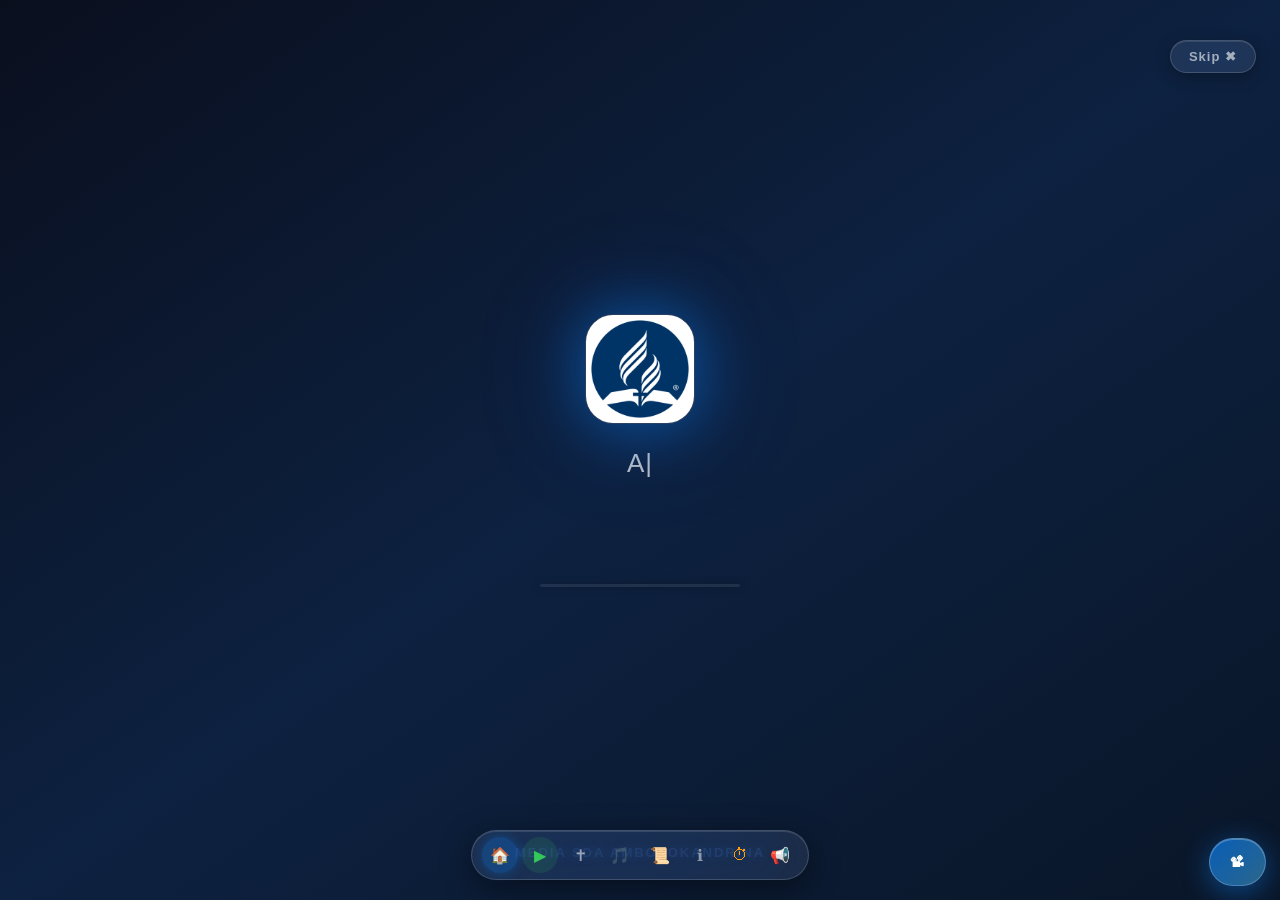
<file: index.html>
<!DOCTYPE html>
<html lang="mg">
<head>
<meta charset="UTF-8">
<meta name="viewport" content="width=device-width, initial-scale=1.0, viewport-fit=cover">
<title>Media SDA Ambolokandrina</title>
<meta name="theme-color" content="#0A0F1E">
<meta name="mobile-web-app-capable" content="yes">
<meta name="apple-mobile-web-app-capable" content="yes">
<meta name="apple-mobile-web-app-status-bar-style" content="black-translucent">
<link rel="manifest" href="manifest.json">
<link rel="apple-touch-icon" href="logoslide.png">
<script src="salamo_data.js"></script>
<style>
/* ═══ iOS 26 LIQUID GLASS — VARIABLES ═══ */
:root{
  --spring:.55s cubic-bezier(0.34,1.56,0.64,1);
  --spring-fast:.38s cubic-bezier(0.34,1.56,0.64,1);
  --spring-slow:.75s cubic-bezier(0.25,1.4,0.35,1);
  --ease-out:.4s cubic-bezier(0.22,1,0.36,1);
  --ease-in-out:.45s cubic-bezier(0.4,0,0.2,1);
  --glass-bg:rgba(255,255,255,0.08);
  --glass-border:rgba(255,255,255,0.18);
  --glass-blur:blur(28px) saturate(180%);
  --glass-blur-heavy:blur(48px) saturate(200%);
  --glass-shadow:0 8px 32px rgba(0,0,0,0.35),inset 0 1px 0 rgba(255,255,255,0.12);
  --glass-shadow-hover:0 20px 60px rgba(0,0,0,0.5),inset 0 1.5px 0 rgba(255,255,255,0.2);
  --blue:#0A84FF;
  --blue-light:#5AC8FA;
  --radius-pill:999px;
  --radius-card:22px;
  --radius-btn:14px;
}
*{margin:0;padding:0;box-sizing:border-box;-webkit-tap-highlight-color:transparent}
body{
  font-family:-apple-system,BlinkMacSystemFont,'SF Pro Display','Helvetica Neue',sans-serif;
  background:#0A0F1E;color:rgba(255,255,255,0.97);
  min-height:100vh;overflow:hidden;
  -webkit-font-smoothing:antialiased;
  /* GPU layer for smooth compositing */
  transform:translateZ(0);
}
/* ÃƒÆ’Ã†â€™Ãƒâ€ Ã¢â‚¬â„¢ÃƒÆ’Ã¢â‚¬Â ÃƒÂ¢Ã¢â€šÂ¬Ã¢â€žÂ¢ÃƒÆ’Ã†â€™ÃƒÂ¢Ã¢â€šÂ¬Ã…Â¡ÃƒÆ’Ã¢â‚¬Å¡Ãƒâ€šÃ‚Â¢ÃƒÆ’Ã†â€™Ãƒâ€ Ã¢â‚¬â„¢ÃƒÆ’Ã¢â‚¬Å¡Ãƒâ€šÃ‚Â¢ÃƒÆ’Ã†â€™Ãƒâ€šÃ‚Â¢ÃƒÆ’Ã‚Â¢ÃƒÂ¢Ã¢â‚¬Å¡Ã‚Â¬Ãƒâ€¦Ã‚Â¡ÃƒÆ’Ã¢â‚¬Å¡Ãƒâ€šÃ‚Â¬ÃƒÆ’Ã†â€™ÃƒÂ¢Ã¢â€šÂ¬Ã…Â¡ÃƒÆ’Ã¢â‚¬Å¡Ãƒâ€šÃ‚Â¢ÃƒÆ’Ã†â€™Ãƒâ€ Ã¢â‚¬â„¢ÃƒÆ’Ã‚Â¢ÃƒÂ¢Ã¢â‚¬Å¡Ã‚Â¬Ãƒâ€¦Ã‚Â¡ÃƒÆ’Ã†â€™ÃƒÂ¢Ã¢â€šÂ¬Ã…Â¡ÃƒÆ’Ã¢â‚¬Å¡Ãƒâ€šÃ‚ÂÃƒÆ’Ã†â€™Ãƒâ€ Ã¢â‚¬â„¢ÃƒÆ’Ã¢â‚¬Â ÃƒÂ¢Ã¢â€šÂ¬Ã¢â€žÂ¢ÃƒÆ’Ã†â€™ÃƒÂ¢Ã¢â€šÂ¬Ã…Â¡ÃƒÆ’Ã¢â‚¬Å¡Ãƒâ€šÃ‚Â¢ÃƒÆ’Ã†â€™Ãƒâ€ Ã¢â‚¬â„¢ÃƒÆ’Ã¢â‚¬Å¡Ãƒâ€šÃ‚Â¢ÃƒÆ’Ã†â€™Ãƒâ€šÃ‚Â¢ÃƒÆ’Ã‚Â¢ÃƒÂ¢Ã¢â‚¬Å¡Ã‚Â¬Ãƒâ€¦Ã‚Â¡ÃƒÆ’Ã¢â‚¬Å¡Ãƒâ€šÃ‚Â¬ÃƒÆ’Ã†â€™ÃƒÂ¢Ã¢â€šÂ¬Ã…Â¡ÃƒÆ’Ã¢â‚¬Å¡Ãƒâ€šÃ‚Â¢ÃƒÆ’Ã†â€™Ãƒâ€ Ã¢â‚¬â„¢ÃƒÆ’Ã‚Â¢ÃƒÂ¢Ã¢â‚¬Å¡Ã‚Â¬Ãƒâ€¦Ã‚Â¡ÃƒÆ’Ã†â€™ÃƒÂ¢Ã¢â€šÂ¬Ã…Â¡ÃƒÆ’Ã¢â‚¬Å¡Ãƒâ€šÃ‚Â SPLASH ÃƒÆ’Ã†â€™Ãƒâ€ Ã¢â‚¬â„¢ÃƒÆ’Ã¢â‚¬Â ÃƒÂ¢Ã¢â€šÂ¬Ã¢â€žÂ¢ÃƒÆ’Ã†â€™ÃƒÂ¢Ã¢â€šÂ¬Ã…Â¡ÃƒÆ’Ã¢â‚¬Å¡Ãƒâ€šÃ‚Â¢ÃƒÆ’Ã†â€™Ãƒâ€ Ã¢â‚¬â„¢ÃƒÆ’Ã¢â‚¬Å¡Ãƒâ€šÃ‚Â¢ÃƒÆ’Ã†â€™Ãƒâ€šÃ‚Â¢ÃƒÆ’Ã‚Â¢ÃƒÂ¢Ã¢â‚¬Å¡Ã‚Â¬Ãƒâ€¦Ã‚Â¡ÃƒÆ’Ã¢â‚¬Å¡Ãƒâ€šÃ‚Â¬ÃƒÆ’Ã†â€™ÃƒÂ¢Ã¢â€šÂ¬Ã…Â¡ÃƒÆ’Ã¢â‚¬Å¡Ãƒâ€šÃ‚Â¢ÃƒÆ’Ã†â€™Ãƒâ€ Ã¢â‚¬â„¢ÃƒÆ’Ã‚Â¢ÃƒÂ¢Ã¢â‚¬Å¡Ã‚Â¬Ãƒâ€¦Ã‚Â¡ÃƒÆ’Ã†â€™ÃƒÂ¢Ã¢â€šÂ¬Ã…Â¡ÃƒÆ’Ã¢â‚¬Å¡Ãƒâ€šÃ‚ÂÃƒÆ’Ã†â€™Ãƒâ€ Ã¢â‚¬â„¢ÃƒÆ’Ã¢â‚¬Â ÃƒÂ¢Ã¢â€šÂ¬Ã¢â€žÂ¢ÃƒÆ’Ã†â€™ÃƒÂ¢Ã¢â€šÂ¬Ã…Â¡ÃƒÆ’Ã¢â‚¬Å¡Ãƒâ€šÃ‚Â¢ÃƒÆ’Ã†â€™Ãƒâ€ Ã¢â‚¬â„¢ÃƒÆ’Ã¢â‚¬Å¡Ãƒâ€šÃ‚Â¢ÃƒÆ’Ã†â€™Ãƒâ€šÃ‚Â¢ÃƒÆ’Ã‚Â¢ÃƒÂ¢Ã¢â‚¬Å¡Ã‚Â¬Ãƒâ€¦Ã‚Â¡ÃƒÆ’Ã¢â‚¬Å¡Ãƒâ€šÃ‚Â¬ÃƒÆ’Ã†â€™ÃƒÂ¢Ã¢â€šÂ¬Ã…Â¡ÃƒÆ’Ã¢â‚¬Å¡Ãƒâ€šÃ‚Â¢ÃƒÆ’Ã†â€™Ãƒâ€ Ã¢â‚¬â„¢ÃƒÆ’Ã‚Â¢ÃƒÂ¢Ã¢â‚¬Å¡Ã‚Â¬Ãƒâ€¦Ã‚Â¡ÃƒÆ’Ã†â€™ÃƒÂ¢Ã¢â€šÂ¬Ã…Â¡ÃƒÆ’Ã¢â‚¬Å¡Ãƒâ€šÃ‚Â */
.splash{
  position:fixed;inset:0;z-index:1000;
  display:flex;flex-direction:column;align-items:center;justify-content:center;
  background:linear-gradient(145deg,#0A0F1E 0%,#0D2140 50%,#0A1628 100%);
  transition:opacity .8s cubic-bezier(0.22,1,0.36,1),transform .8s cubic-bezier(0.22,1,0.36,1),filter .8s ease;
  will-change:opacity,transform,filter;
}
.splash.exit{opacity:0;transform:scale(1.08);filter:blur(8px) brightness(1.4);pointer-events:none}
.splash-logo{
  width:110px;height:110px;
  border-radius:28px;overflow:hidden;
  box-shadow:0 0 60px rgba(10,132,255,.5),0 0 120px rgba(10,132,255,.2),inset 0 1px 0 rgba(255,255,255,0.2);
  animation:logoPulse 2.4s cubic-bezier(0.4,0,0.6,1) infinite;margin-bottom:24px;
  backdrop-filter:var(--glass-blur);
  border:1px solid rgba(255,255,255,0.15);
}
.splash-logo img{width:100%;height:100%;object-fit:cover;display:block}
@keyframes logoPulse{
  0%,100%{transform:scale(1) translateY(0);box-shadow:0 0 60px rgba(10,132,255,.5),0 0 120px rgba(10,132,255,.2),inset 0 1px 0 rgba(255,255,255,0.15)}
  50%{transform:scale(1.05) translateY(-4px);box-shadow:0 8px 80px rgba(10,132,255,.7),0 0 160px rgba(10,132,255,.35),inset 0 1px 0 rgba(255,255,255,0.25)}
}
.splash-typing{display:flex;flex-direction:column;align-items:center;gap:4px;min-height:100px;margin-bottom:36px}
.splash-line{font-size:26px;font-weight:500;letter-spacing:1px;color:rgba(255,255,255,.7);height:34px;white-space:nowrap}
.splash-line.highlight{font-size:36px;font-weight:700;letter-spacing:-.5px;background:linear-gradient(135deg,#fff 0%,rgba(90,200,250,.9) 100%);-webkit-background-clip:text;-webkit-text-fill-color:transparent}
.splash-cursor{display:inline-block;font-weight:300;color:#5AC8FA;-webkit-text-fill-color:#5AC8FA;width:2px;animation:cursorBlink .6s step-end infinite}
@keyframes cursorBlink{0%,100%{opacity:1}50%{opacity:0}}
.splash-loader{width:200px;height:3px;background:rgba(255,255,255,.08);border-radius:var(--radius-pill);overflow:hidden;box-shadow:0 0 8px rgba(0,0,0,0.3)}
.splash-loader-bar{height:100%;background:linear-gradient(90deg,#0A84FF,#5AC8FA,#34C759);border-radius:var(--radius-pill);width:0%;transition:width .3s ease;box-shadow:0 0 10px rgba(10,132,255,0.6)}
.splash-skip{
  position:absolute;top:40px;right:24px;z-index:10;
  font-size:13px;font-weight:600;letter-spacing:1px;
  color:rgba(255,255,255,.6);cursor:pointer;
  padding:8px 18px;border-radius:var(--radius-pill);
  background:rgba(255,255,255,0.09);
  border:1px solid rgba(255,255,255,0.16);
  backdrop-filter:blur(20px) saturate(160%);
  -webkit-backdrop-filter:blur(20px) saturate(160%);
  box-shadow:0 4px 16px rgba(0,0,0,0.3),inset 0 1px 0 rgba(255,255,255,0.1);
  transition:background var(--spring-fast),color var(--spring-fast),transform var(--spring-fast),box-shadow var(--spring-fast);
}
.splash-skip:hover{background:rgba(255,255,255,0.18);color:#fff;transform:scale(1.06);box-shadow:0 8px 24px rgba(0,0,0,0.4),inset 0 1px 0 rgba(255,255,255,0.2)}
.splash-skip:active{transform:scale(0.95)}
.splash-sig{position:absolute;bottom:40px;font-size:13px;color:#1A3A6B;font-weight:900;letter-spacing:2px;text-transform:uppercase;text-shadow:0 0 8px rgba(26,58,107,.9)}

/* ÃƒÆ’Ã†â€™Ãƒâ€ Ã¢â‚¬â„¢ÃƒÆ’Ã¢â‚¬Â ÃƒÂ¢Ã¢â€šÂ¬Ã¢â€žÂ¢ÃƒÆ’Ã†â€™ÃƒÂ¢Ã¢â€šÂ¬Ã…Â¡ÃƒÆ’Ã¢â‚¬Å¡Ãƒâ€šÃ‚Â¢ÃƒÆ’Ã†â€™Ãƒâ€ Ã¢â‚¬â„¢ÃƒÆ’Ã¢â‚¬Å¡Ãƒâ€šÃ‚Â¢ÃƒÆ’Ã†â€™Ãƒâ€šÃ‚Â¢ÃƒÆ’Ã‚Â¢ÃƒÂ¢Ã¢â‚¬Å¡Ã‚Â¬Ãƒâ€¦Ã‚Â¡ÃƒÆ’Ã¢â‚¬Å¡Ãƒâ€šÃ‚Â¬ÃƒÆ’Ã†â€™ÃƒÂ¢Ã¢â€šÂ¬Ã…Â¡ÃƒÆ’Ã¢â‚¬Å¡Ãƒâ€šÃ‚Â¢ÃƒÆ’Ã†â€™Ãƒâ€ Ã¢â‚¬â„¢ÃƒÆ’Ã‚Â¢ÃƒÂ¢Ã¢â‚¬Å¡Ã‚Â¬Ãƒâ€¦Ã‚Â¡ÃƒÆ’Ã†â€™ÃƒÂ¢Ã¢â€šÂ¬Ã…Â¡ÃƒÆ’Ã¢â‚¬Å¡Ãƒâ€šÃ‚ÂÃƒÆ’Ã†â€™Ãƒâ€ Ã¢â‚¬â„¢ÃƒÆ’Ã¢â‚¬Â ÃƒÂ¢Ã¢â€šÂ¬Ã¢â€žÂ¢ÃƒÆ’Ã†â€™ÃƒÂ¢Ã¢â€šÂ¬Ã…Â¡ÃƒÆ’Ã¢â‚¬Å¡Ãƒâ€šÃ‚Â¢ÃƒÆ’Ã†â€™Ãƒâ€ Ã¢â‚¬â„¢ÃƒÆ’Ã¢â‚¬Å¡Ãƒâ€šÃ‚Â¢ÃƒÆ’Ã†â€™Ãƒâ€šÃ‚Â¢ÃƒÆ’Ã‚Â¢ÃƒÂ¢Ã¢â‚¬Å¡Ã‚Â¬Ãƒâ€¦Ã‚Â¡ÃƒÆ’Ã¢â‚¬Å¡Ãƒâ€šÃ‚Â¬ÃƒÆ’Ã†â€™ÃƒÂ¢Ã¢â€šÂ¬Ã…Â¡ÃƒÆ’Ã¢â‚¬Å¡Ãƒâ€šÃ‚Â¢ÃƒÆ’Ã†â€™Ãƒâ€ Ã¢â‚¬â„¢ÃƒÆ’Ã‚Â¢ÃƒÂ¢Ã¢â‚¬Å¡Ã‚Â¬Ãƒâ€¦Ã‚Â¡ÃƒÆ’Ã†â€™ÃƒÂ¢Ã¢â€šÂ¬Ã…Â¡ÃƒÆ’Ã¢â‚¬Å¡Ãƒâ€šÃ‚Â MAIN HOME ÃƒÆ’Ã†â€™Ãƒâ€ Ã¢â‚¬â„¢ÃƒÆ’Ã¢â‚¬Â ÃƒÂ¢Ã¢â€šÂ¬Ã¢â€žÂ¢ÃƒÆ’Ã†â€™ÃƒÂ¢Ã¢â€šÂ¬Ã…Â¡ÃƒÆ’Ã¢â‚¬Å¡Ãƒâ€šÃ‚Â¢ÃƒÆ’Ã†â€™Ãƒâ€ Ã¢â‚¬â„¢ÃƒÆ’Ã¢â‚¬Å¡Ãƒâ€šÃ‚Â¢ÃƒÆ’Ã†â€™Ãƒâ€šÃ‚Â¢ÃƒÆ’Ã‚Â¢ÃƒÂ¢Ã¢â‚¬Å¡Ã‚Â¬Ãƒâ€¦Ã‚Â¡ÃƒÆ’Ã¢â‚¬Å¡Ãƒâ€šÃ‚Â¬ÃƒÆ’Ã†â€™ÃƒÂ¢Ã¢â€šÂ¬Ã…Â¡ÃƒÆ’Ã¢â‚¬Å¡Ãƒâ€šÃ‚Â¢ÃƒÆ’Ã†â€™Ãƒâ€ Ã¢â‚¬â„¢ÃƒÆ’Ã‚Â¢ÃƒÂ¢Ã¢â‚¬Å¡Ã‚Â¬Ãƒâ€¦Ã‚Â¡ÃƒÆ’Ã†â€™ÃƒÂ¢Ã¢â€šÂ¬Ã…Â¡ÃƒÆ’Ã¢â‚¬Å¡Ãƒâ€šÃ‚ÂÃƒÆ’Ã†â€™Ãƒâ€ Ã¢â‚¬â„¢ÃƒÆ’Ã¢â‚¬Â ÃƒÂ¢Ã¢â€šÂ¬Ã¢â€žÂ¢ÃƒÆ’Ã†â€™ÃƒÂ¢Ã¢â€šÂ¬Ã…Â¡ÃƒÆ’Ã¢â‚¬Å¡Ãƒâ€šÃ‚Â¢ÃƒÆ’Ã†â€™Ãƒâ€ Ã¢â‚¬â„¢ÃƒÆ’Ã¢â‚¬Å¡Ãƒâ€šÃ‚Â¢ÃƒÆ’Ã†â€™Ãƒâ€šÃ‚Â¢ÃƒÆ’Ã‚Â¢ÃƒÂ¢Ã¢â‚¬Å¡Ã‚Â¬Ãƒâ€¦Ã‚Â¡ÃƒÆ’Ã¢â‚¬Å¡Ãƒâ€šÃ‚Â¬ÃƒÆ’Ã†â€™ÃƒÂ¢Ã¢â€šÂ¬Ã…Â¡ÃƒÆ’Ã¢â‚¬Å¡Ãƒâ€šÃ‚Â¢ÃƒÆ’Ã†â€™Ãƒâ€ Ã¢â‚¬â„¢ÃƒÆ’Ã‚Â¢ÃƒÂ¢Ã¢â‚¬Å¡Ã‚Â¬Ãƒâ€¦Ã‚Â¡ÃƒÆ’Ã†â€™ÃƒÂ¢Ã¢â€šÂ¬Ã…Â¡ÃƒÆ’Ã¢â‚¬Å¡Ãƒâ€šÃ‚Â */
/* ═══ HOME — PHOTO BACKGROUND ALWAYS VISIBLE + SUBTLE GEOMETRIC ACCENTS ═══ */
.home-geo-bg{
  position:fixed;inset:0;z-index:0;opacity:0;pointer-events:none;overflow:hidden;
  transition:opacity .7s ease;
}
body.home-active .home-geo-bg{opacity:1}
/* Soft darkening so the photo stays visible but text/cards stay legible */
.home-geo-bg::before{
  content:'';position:absolute;inset:0;
  background:linear-gradient(180deg,rgba(6,9,20,.35) 0%,rgba(6,9,20,.15) 30%,rgba(6,9,20,.45) 100%);
}
.geo-shape{position:absolute;pointer-events:none;opacity:.4;mix-blend-mode:multiply}
.geo-shape.tl-black{top:-8%;left:-12%;width:42%;height:55%;background:#0b0f1c;clip-path:polygon(0 0,68% 0,26% 100%,0 100%)}
.geo-shape.tl-blue{top:-6%;left:-10%;width:26%;height:58%;background:linear-gradient(160deg,#1d3fc4,#0e2380);clip-path:polygon(0 0,42% 0,10% 100%,0 100%);opacity:.7;mix-blend-mode:normal}
.geo-shape.br-black{bottom:-10%;right:-12%;width:40%;height:50%;background:#0b0f1c;clip-path:polygon(100% 100%,32% 100%,74% 0,100% 0)}
.geo-shape.br-blue{bottom:-8%;right:-10%;width:24%;height:52%;background:linear-gradient(-20deg,#1d3fc4,#0e2380);clip-path:polygon(100% 100%,58% 100%,90% 0,100% 0);opacity:.7;mix-blend-mode:normal}
.geo-dots{position:absolute;width:120px;height:96px;background-image:radial-gradient(rgba(255,255,255,.55) 2px,transparent 2px);background-size:16px 16px;opacity:.5}
.geo-dots.dots-tr{top:8%;right:4%}
.geo-dots.dots-bl{bottom:9%;left:2%}

/* ═══ HOME — LAYOUT ═══ */
.main-home{
  position:relative;z-index:1;min-height:100vh;
  display:flex;flex-direction:column;align-items:center;justify-content:center;
  padding:24px;opacity:0;
  transition:opacity .8s cubic-bezier(0.22,1,0.36,1),transform .8s cubic-bezier(0.22,1,0.36,1);
  transform:translateY(20px) scale(0.98);
}
.main-home.visible{opacity:1;transform:translateY(0) scale(1)}
.main-home-title{text-align:center;margin-bottom:32px}
.main-home-title h1{
  font-size:44px;font-weight:900;letter-spacing:-1.5px;margin-bottom:10px;
  color:#ffffff;text-shadow:0 3px 18px rgba(0,0,0,.6),0 1px 4px rgba(0,0,0,.5);
}
.main-home-title p{
  font-size:14px;color:rgba(255,255,255,.9);font-weight:700;letter-spacing:4px;text-transform:uppercase;text-shadow:0 2px 10px rgba(0,0,0,.5);
  display:inline-block;position:relative;padding-bottom:12px;
}
.main-home-title p::after{
  content:'';position:absolute;left:50%;bottom:0;transform:translateX(-50%);
  width:44px;height:3px;border-radius:2px;background:linear-gradient(90deg,#1d3fc4,#5AC8FA);
}
.home-cards{
  display:grid;grid-template-columns:repeat(3,minmax(200px,260px));gap:22px;
  justify-content:center;max-width:900px;
}
.home-card{
  padding:26px 22px 24px;border-radius:18px;cursor:pointer;overflow:hidden;
  background:rgba(255,255,255,0.14);
  border:1px solid rgba(255,255,255,0.22);
  backdrop-filter:var(--glass-blur);-webkit-backdrop-filter:var(--glass-blur);
  box-shadow:0 10px 30px rgba(0,0,0,.28),inset 0 1px 0 rgba(255,255,255,0.16);
  transition:transform var(--spring),box-shadow var(--ease-out),background var(--ease-in-out);
  text-align:left;position:relative;will-change:transform;
  animation:cardIn .6s cubic-bezier(0.22,1,0.36,1) both;
}
.home-card::after{
  content:'';position:absolute;right:-2px;bottom:-2px;width:62%;height:52%;
  background:linear-gradient(135deg,rgba(29,63,196,.55),rgba(14,35,128,.55));
  clip-path:polygon(100% 100%,100% 0,0 100%);pointer-events:none;
}
.home-card.dark{background:rgba(10,14,26,0.42);border-color:rgba(255,255,255,0.12);box-shadow:0 10px 30px rgba(0,0,0,.4),inset 0 1px 0 rgba(255,255,255,0.08)}
.home-card .card-dots{
  position:absolute;top:16px;right:16px;width:30px;height:22px;
  background-image:radial-gradient(rgba(255,255,255,.7) 1.6px,transparent 1.6px);background-size:9px 9px;
  opacity:.6;z-index:1;
}
.home-card.dark .card-dots{background-image:radial-gradient(#5AC8FA 1.6px,transparent 1.6px);opacity:.6}
.home-card:nth-child(1){animation-delay:.08s}
.home-card:nth-child(2){animation-delay:.16s}
.home-card:nth-child(3){animation-delay:.24s}
.home-card:nth-child(4){animation-delay:.32s}
.home-card:nth-child(5){animation-delay:.40s}
.home-card:nth-child(6){animation-delay:.48s}
@keyframes cardIn{from{opacity:0;transform:translateY(36px) scale(.93)}to{opacity:1;transform:translateY(0) scale(1)}}
.home-card:hover{
  transform:translateY(-10px) scale(1.04);
  box-shadow:var(--glass-shadow-hover),0 0 32px var(--glow);
  background:rgba(255,255,255,0.12);
  border-color:rgba(255,255,255,0.22);
}
.home-card:hover{transform:translateY(-6px) scale(1.02);box-shadow:0 20px 44px rgba(0,0,0,.38),inset 0 1px 0 rgba(255,255,255,0.2);background:rgba(255,255,255,0.2)}
.home-card.dark:hover{box-shadow:0 20px 44px rgba(0,0,0,.5),inset 0 1px 0 rgba(255,255,255,0.1);background:rgba(10,14,26,0.55)}
.home-card:active{transform:scale(.97);transition:transform .1s ease}
.home-card .card-border{display:none}
.hc-icon{
  width:52px;height:52px;font-size:24px;margin-bottom:16px;
  display:flex;align-items:center;justify-content:center;
  border-radius:13px;background:linear-gradient(135deg,#1d3fc4,#0e2380);
  box-shadow:0 6px 16px rgba(29,63,196,.5);
  filter:none;transition:transform var(--spring-fast);position:relative;z-index:1;
}
.home-card:hover .hc-icon{transform:scale(1.08) translateY(-2px)}
.hc-title{font-size:19px;font-weight:800;margin-bottom:6px;color:#ffffff;text-shadow:0 2px 10px rgba(0,0,0,.6);line-height:1.25;position:relative;z-index:1}
.home-card.dark .hc-title{color:#ffffff}
.hc-sub{font-size:13px;color:rgba(255,255,255,.85);margin-bottom:16px;font-weight:500;line-height:1.4;position:relative;z-index:1;text-shadow:0 1px 6px rgba(0,0,0,.5)}
.home-card.dark .hc-sub{color:rgba(255,255,255,.75)}
.hc-badge{
  display:inline-block;padding:5px 14px;border-radius:var(--radius-pill);font-size:12px;font-weight:700;
  background:rgba(255,255,255,.16);border:1px solid rgba(255,255,255,0.28);color:#fff;
  position:relative;z-index:1;
}
.home-card.dark .hc-badge{background:rgba(255,255,255,.1);border-color:rgba(255,255,255,.16);color:#fff}
.home-sig{position:relative;margin-top:32px;font-size:12px;color:rgba(255,255,255,.7);font-weight:700;letter-spacing:2px;text-transform:uppercase;text-shadow:0 1px 6px rgba(0,0,0,.5)}
.home-visit{position:relative;margin-top:8px;font-size:13px;color:rgba(255,255,255,.75);font-weight:500;text-align:center;padding:0 24px;max-width:600px;line-height:1.5;letter-spacing:.3px;text-shadow:0 1px 6px rgba(0,0,0,.5)}
/* Welcome screen */
.welcome{
  position:fixed;inset:0;z-index:100;
  display:flex;flex-direction:column;align-items:center;justify-content:center;
   background:#0A0F1E url('bgfirst.png') center/cover fixed;
  padding:40px 24px;
  transition:opacity .9s cubic-bezier(0.22,1,0.36,1),transform .9s cubic-bezier(0.22,1,0.36,1),filter .9s ease;
  will-change:opacity,transform;
}
.welcome::before{
  content:'';position:absolute;inset:0;pointer-events:none;
  background:linear-gradient(145deg,rgba(10,15,30,.25) 0%,rgba(13,33,64,.2) 50%,rgba(10,22,40,.25) 100%);
}
.welcome.exit{opacity:0;transform:scale(1.1);filter:blur(10px) brightness(1.3);pointer-events:none}
.welcome-logo{
  width:100px;height:100px;
  border-radius:24px;overflow:hidden;
  margin-bottom:28px;
  box-shadow:0 0 60px rgba(10,132,255,.5);
  animation:logoPulse 2s ease-in-out infinite;position:relative;z-index:1;
}
.welcome-logo img{width:100%;height:100%;object-fit:cover;display:block}
.welcome h1{
  font-size:clamp(19px,4vw,26px);font-weight:900;font-style:normal;text-align:left;
  line-height:1.2;letter-spacing:.5px;margin:0;
  position:absolute;top:16px;left:16px;z-index:2;
  color:rgba(255,255,255,0.92);
  text-transform:uppercase;
  text-shadow:0 2px 12px rgba(0,0,0,.5);
  padding:8px 14px;border-radius:12px;
  max-width:40vw;
}
.welcome p{
  font-size:15px;color:rgba(255,255,255,.85);text-align:center;position:relative;z-index:1;
  letter-spacing:1px;margin-bottom:36px;max-width:450px;line-height:1.5;
  text-shadow:0 2px 12px rgba(0,0,0,.8);
  background:rgba(0,0,0,.3);padding:8px 20px;border-radius:12px;
}
.welcome-btn{
  padding:16px 52px;border-radius:var(--radius-pill);border:none;cursor:pointer;
  background:linear-gradient(135deg,#0A84FF,#5AC8FA);
  color:#fff;font-size:18px;font-weight:700;letter-spacing:2px;
  transition:transform var(--spring),box-shadow var(--ease-out);
  box-shadow:0 4px 24px rgba(10,132,255,.45),inset 0 1px 0 rgba(255,255,255,0.25);
  position:relative;z-index:1;
  backdrop-filter:blur(10px);
}
.welcome-btn:hover{transform:scale(1.07) translateY(-2px);box-shadow:0 12px 40px rgba(10,132,255,.55),inset 0 1px 0 rgba(255,255,255,0.3)}
.welcome-btn:active{transform:scale(.95);transition:transform .1s ease}
.welcome-sig{position:absolute;bottom:32px;font-size:12px;color:rgba(255,255,255,.3);font-weight:700;letter-spacing:2px;text-transform:uppercase}

/* ÃƒÆ’Ã†â€™Ãƒâ€ Ã¢â‚¬â„¢ÃƒÆ’Ã¢â‚¬Â ÃƒÂ¢Ã¢â€šÂ¬Ã¢â€žÂ¢ÃƒÆ’Ã†â€™ÃƒÂ¢Ã¢â€šÂ¬Ã…Â¡ÃƒÆ’Ã¢â‚¬Å¡Ãƒâ€šÃ‚Â¢ÃƒÆ’Ã†â€™Ãƒâ€ Ã¢â‚¬â„¢ÃƒÆ’Ã¢â‚¬Å¡Ãƒâ€šÃ‚Â¢ÃƒÆ’Ã†â€™Ãƒâ€šÃ‚Â¢ÃƒÆ’Ã‚Â¢ÃƒÂ¢Ã¢â‚¬Å¡Ã‚Â¬Ãƒâ€¦Ã‚Â¡ÃƒÆ’Ã¢â‚¬Å¡Ãƒâ€šÃ‚Â¬ÃƒÆ’Ã†â€™ÃƒÂ¢Ã¢â€šÂ¬Ã…Â¡ÃƒÆ’Ã¢â‚¬Å¡Ãƒâ€šÃ‚Â¢ÃƒÆ’Ã†â€™Ãƒâ€ Ã¢â‚¬â„¢ÃƒÆ’Ã‚Â¢ÃƒÂ¢Ã¢â‚¬Å¡Ã‚Â¬Ãƒâ€¦Ã‚Â¡ÃƒÆ’Ã†â€™ÃƒÂ¢Ã¢â€šÂ¬Ã…Â¡ÃƒÆ’Ã¢â‚¬Å¡Ãƒâ€šÃ‚ÂÃƒÆ’Ã†â€™Ãƒâ€ Ã¢â‚¬â„¢ÃƒÆ’Ã¢â‚¬Â ÃƒÂ¢Ã¢â€šÂ¬Ã¢â€žÂ¢ÃƒÆ’Ã†â€™ÃƒÂ¢Ã¢â€šÂ¬Ã…Â¡ÃƒÆ’Ã¢â‚¬Å¡Ãƒâ€šÃ‚Â¢ÃƒÆ’Ã†â€™Ãƒâ€ Ã¢â‚¬â„¢ÃƒÆ’Ã¢â‚¬Å¡Ãƒâ€šÃ‚Â¢ÃƒÆ’Ã†â€™Ãƒâ€šÃ‚Â¢ÃƒÆ’Ã‚Â¢ÃƒÂ¢Ã¢â‚¬Å¡Ã‚Â¬Ãƒâ€¦Ã‚Â¡ÃƒÆ’Ã¢â‚¬Å¡Ãƒâ€šÃ‚Â¬ÃƒÆ’Ã†â€™ÃƒÂ¢Ã¢â€šÂ¬Ã…Â¡ÃƒÆ’Ã¢â‚¬Å¡Ãƒâ€šÃ‚Â¢ÃƒÆ’Ã†â€™Ãƒâ€ Ã¢â‚¬â„¢ÃƒÆ’Ã‚Â¢ÃƒÂ¢Ã¢â‚¬Å¡Ã‚Â¬Ãƒâ€¦Ã‚Â¡ÃƒÆ’Ã†â€™ÃƒÂ¢Ã¢â€šÂ¬Ã…Â¡ÃƒÆ’Ã¢â‚¬Å¡Ãƒâ€šÃ‚Â BG ÃƒÆ’Ã†â€™Ãƒâ€ Ã¢â‚¬â„¢ÃƒÆ’Ã¢â‚¬Â ÃƒÂ¢Ã¢â€šÂ¬Ã¢â€žÂ¢ÃƒÆ’Ã†â€™ÃƒÂ¢Ã¢â€šÂ¬Ã…Â¡ÃƒÆ’Ã¢â‚¬Å¡Ãƒâ€šÃ‚Â¢ÃƒÆ’Ã†â€™Ãƒâ€ Ã¢â‚¬â„¢ÃƒÆ’Ã¢â‚¬Å¡Ãƒâ€šÃ‚Â¢ÃƒÆ’Ã†â€™Ãƒâ€šÃ‚Â¢ÃƒÆ’Ã‚Â¢ÃƒÂ¢Ã¢â‚¬Å¡Ã‚Â¬Ãƒâ€¦Ã‚Â¡ÃƒÆ’Ã¢â‚¬Å¡Ãƒâ€šÃ‚Â¬ÃƒÆ’Ã†â€™ÃƒÂ¢Ã¢â€šÂ¬Ã…Â¡ÃƒÆ’Ã¢â‚¬Å¡Ãƒâ€šÃ‚Â¢ÃƒÆ’Ã†â€™Ãƒâ€ Ã¢â‚¬â„¢ÃƒÆ’Ã‚Â¢ÃƒÂ¢Ã¢â‚¬Å¡Ã‚Â¬Ãƒâ€¦Ã‚Â¡ÃƒÆ’Ã†â€™ÃƒÂ¢Ã¢â€šÂ¬Ã…Â¡ÃƒÆ’Ã¢â‚¬Å¡Ãƒâ€šÃ‚ÂÃƒÆ’Ã†â€™Ãƒâ€ Ã¢â‚¬â„¢ÃƒÆ’Ã¢â‚¬Â ÃƒÂ¢Ã¢â€šÂ¬Ã¢â€žÂ¢ÃƒÆ’Ã†â€™ÃƒÂ¢Ã¢â€šÂ¬Ã…Â¡ÃƒÆ’Ã¢â‚¬Å¡Ãƒâ€šÃ‚Â¢ÃƒÆ’Ã†â€™Ãƒâ€ Ã¢â‚¬â„¢ÃƒÆ’Ã¢â‚¬Å¡Ãƒâ€šÃ‚Â¢ÃƒÆ’Ã†â€™Ãƒâ€šÃ‚Â¢ÃƒÆ’Ã‚Â¢ÃƒÂ¢Ã¢â‚¬Å¡Ã‚Â¬Ãƒâ€¦Ã‚Â¡ÃƒÆ’Ã¢â‚¬Å¡Ãƒâ€šÃ‚Â¬ÃƒÆ’Ã†â€™ÃƒÂ¢Ã¢â€šÂ¬Ã…Â¡ÃƒÆ’Ã¢â‚¬Å¡Ãƒâ€šÃ‚Â¢ÃƒÆ’Ã†â€™Ãƒâ€ Ã¢â‚¬â„¢ÃƒÆ’Ã‚Â¢ÃƒÂ¢Ã¢â‚¬Å¡Ã‚Â¬Ãƒâ€¦Ã‚Â¡ÃƒÆ’Ã†â€™ÃƒÂ¢Ã¢â€šÂ¬Ã…Â¡ÃƒÆ’Ã¢â‚¬Å¡Ãƒâ€šÃ‚Â */
.bg-canvas{
  position:fixed;inset:0;z-index:0;
  background:#0A0F1E url('mainbg.png') center/cover fixed;
}
@keyframes bgPulse{0%{filter:hue-rotate(0deg) brightness(1)}50%{filter:hue-rotate(10deg) brightness(1.05)}100%{filter:hue-rotate(-5deg) brightness(.98)}}

/* ÃƒÆ’Ã†â€™Ãƒâ€ Ã¢â‚¬â„¢ÃƒÆ’Ã¢â‚¬Â ÃƒÂ¢Ã¢â€šÂ¬Ã¢â€žÂ¢ÃƒÆ’Ã†â€™ÃƒÂ¢Ã¢â€šÂ¬Ã…Â¡ÃƒÆ’Ã¢â‚¬Å¡Ãƒâ€šÃ‚Â¢ÃƒÆ’Ã†â€™Ãƒâ€ Ã¢â‚¬â„¢ÃƒÆ’Ã¢â‚¬Å¡Ãƒâ€šÃ‚Â¢ÃƒÆ’Ã†â€™Ãƒâ€šÃ‚Â¢ÃƒÆ’Ã‚Â¢ÃƒÂ¢Ã¢â‚¬Å¡Ã‚Â¬Ãƒâ€¦Ã‚Â¡ÃƒÆ’Ã¢â‚¬Å¡Ãƒâ€šÃ‚Â¬ÃƒÆ’Ã†â€™ÃƒÂ¢Ã¢â€šÂ¬Ã…Â¡ÃƒÆ’Ã¢â‚¬Å¡Ãƒâ€šÃ‚Â¢ÃƒÆ’Ã†â€™Ãƒâ€ Ã¢â‚¬â„¢ÃƒÆ’Ã‚Â¢ÃƒÂ¢Ã¢â‚¬Å¡Ã‚Â¬Ãƒâ€¦Ã‚Â¡ÃƒÆ’Ã†â€™ÃƒÂ¢Ã¢â€šÂ¬Ã…Â¡ÃƒÆ’Ã¢â‚¬Å¡Ãƒâ€šÃ‚ÂÃƒÆ’Ã†â€™Ãƒâ€ Ã¢â‚¬â„¢ÃƒÆ’Ã¢â‚¬Â ÃƒÂ¢Ã¢â€šÂ¬Ã¢â€žÂ¢ÃƒÆ’Ã†â€™ÃƒÂ¢Ã¢â€šÂ¬Ã…Â¡ÃƒÆ’Ã¢â‚¬Å¡Ãƒâ€šÃ‚Â¢ÃƒÆ’Ã†â€™Ãƒâ€ Ã¢â‚¬â„¢ÃƒÆ’Ã¢â‚¬Å¡Ãƒâ€šÃ‚Â¢ÃƒÆ’Ã†â€™Ãƒâ€šÃ‚Â¢ÃƒÆ’Ã‚Â¢ÃƒÂ¢Ã¢â‚¬Å¡Ã‚Â¬Ãƒâ€¦Ã‚Â¡ÃƒÆ’Ã¢â‚¬Å¡Ãƒâ€šÃ‚Â¬ÃƒÆ’Ã†â€™ÃƒÂ¢Ã¢â€šÂ¬Ã…Â¡ÃƒÆ’Ã¢â‚¬Å¡Ãƒâ€šÃ‚Â¢ÃƒÆ’Ã†â€™Ãƒâ€ Ã¢â‚¬â„¢ÃƒÆ’Ã‚Â¢ÃƒÂ¢Ã¢â‚¬Å¡Ã‚Â¬Ãƒâ€¦Ã‚Â¡ÃƒÆ’Ã†â€™ÃƒÂ¢Ã¢â€šÂ¬Ã…Â¡ÃƒÆ’Ã¢â‚¬Å¡Ãƒâ€šÃ‚Â SLIDESHOW ÃƒÆ’Ã†â€™Ãƒâ€ Ã¢â‚¬â„¢ÃƒÆ’Ã¢â‚¬Â ÃƒÂ¢Ã¢â€šÂ¬Ã¢â€žÂ¢ÃƒÆ’Ã†â€™ÃƒÂ¢Ã¢â€šÂ¬Ã…Â¡ÃƒÆ’Ã¢â‚¬Å¡Ãƒâ€šÃ‚Â¢ÃƒÆ’Ã†â€™Ãƒâ€ Ã¢â‚¬â„¢ÃƒÆ’Ã¢â‚¬Å¡Ãƒâ€šÃ‚Â¢ÃƒÆ’Ã†â€™Ãƒâ€šÃ‚Â¢ÃƒÆ’Ã‚Â¢ÃƒÂ¢Ã¢â‚¬Å¡Ã‚Â¬Ãƒâ€¦Ã‚Â¡ÃƒÆ’Ã¢â‚¬Å¡Ãƒâ€šÃ‚Â¬ÃƒÆ’Ã†â€™ÃƒÂ¢Ã¢â€šÂ¬Ã…Â¡ÃƒÆ’Ã¢â‚¬Å¡Ãƒâ€šÃ‚Â¢ÃƒÆ’Ã†â€™Ãƒâ€ Ã¢â‚¬â„¢ÃƒÆ’Ã‚Â¢ÃƒÂ¢Ã¢â‚¬Å¡Ã‚Â¬Ãƒâ€¦Ã‚Â¡ÃƒÆ’Ã†â€™ÃƒÂ¢Ã¢â€šÂ¬Ã…Â¡ÃƒÆ’Ã¢â‚¬Å¡Ãƒâ€šÃ‚ÂÃƒÆ’Ã†â€™Ãƒâ€ Ã¢â‚¬â„¢ÃƒÆ’Ã¢â‚¬Â ÃƒÂ¢Ã¢â€šÂ¬Ã¢â€žÂ¢ÃƒÆ’Ã†â€™ÃƒÂ¢Ã¢â€šÂ¬Ã…Â¡ÃƒÆ’Ã¢â‚¬Å¡Ãƒâ€šÃ‚Â¢ÃƒÆ’Ã†â€™Ãƒâ€ Ã¢â‚¬â„¢ÃƒÆ’Ã¢â‚¬Å¡Ãƒâ€šÃ‚Â¢ÃƒÆ’Ã†â€™Ãƒâ€šÃ‚Â¢ÃƒÆ’Ã‚Â¢ÃƒÂ¢Ã¢â‚¬Å¡Ã‚Â¬Ãƒâ€¦Ã‚Â¡ÃƒÆ’Ã¢â‚¬Å¡Ãƒâ€šÃ‚Â¬ÃƒÆ’Ã†â€™ÃƒÂ¢Ã¢â€šÂ¬Ã…Â¡ÃƒÆ’Ã¢â‚¬Å¡Ãƒâ€šÃ‚Â¢ÃƒÆ’Ã†â€™Ãƒâ€ Ã¢â‚¬â„¢ÃƒÆ’Ã‚Â¢ÃƒÂ¢Ã¢â‚¬Å¡Ã‚Â¬Ãƒâ€¦Ã‚Â¡ÃƒÆ’Ã†â€™ÃƒÂ¢Ã¢â€šÂ¬Ã…Â¡ÃƒÆ’Ã¢â‚¬Å¡Ãƒâ€šÃ‚Â */
.slideshow{
  position:fixed;inset:0;z-index:2000;
  opacity:0;pointer-events:none;
  transition:opacity .5s ease;
}
.slideshow.open{opacity:1;pointer-events:all}

.slide{
  position:absolute;inset:0;z-index:1;
  display:flex;flex-direction:column;align-items:center;justify-content:center;
  background-size:cover;background-position:center;background-repeat:no-repeat;
  opacity:0;padding:40px 24px;pointer-events:none;
}
.slide.active{z-index:2;opacity:1;pointer-events:all}
.slide.exit{z-index:3;pointer-events:none}
/* Enter transitions */
.slide.enter-fade{animation:fadeIn .6s ease both}
.slide.enter-zoomIn{animation:zoomIn .7s cubic-bezier(.22,1,.36,1) both}
.slide.enter-zoomOut{animation:zoomOut .7s cubic-bezier(.22,1,.36,1) both}
.slide.enter-slideLeft{animation:slideInRight .6s ease both}
.slide.enter-slideRight{animation:slideInLeft .6s ease both}
.slide.enter-blur{animation:blurIn .7s ease both}
.slide.enter-rotate{animation:rotateIn .8s cubic-bezier(.22,1,.36,1) both}
.slide.enter-flip{animation:flipIn .7s ease both}
/* Exit transitions */
.slide.exit-fade{animation:fadeOut .5s ease both}
.slide.exit-zoomIn{animation:fadeOut .4s ease both}
.slide.exit-zoomOut{animation:zoomOutBig .6s ease both}
.slide.exit-slideLeft{animation:slideOutLeft .5s ease both}
.slide.exit-slideRight{animation:slideOutRight .5s ease both}
.slide.exit-blur{animation:blurOut .5s ease both}
.slide.exit-rotate{animation:rotateOut .6s ease both}
.slide.exit-flip{animation:flipOut .5s ease both}
@keyframes fadeIn{from{opacity:0}to{opacity:1}}
@keyframes fadeOut{from{opacity:1}to{opacity:0}}
@keyframes zoomIn{from{opacity:0;transform:scale(1.4)}to{opacity:1;transform:scale(1)}}
@keyframes zoomOut{from{opacity:0;transform:scale(.6)}to{opacity:1;transform:scale(1)}}
@keyframes zoomOutBig{from{opacity:1;transform:scale(1)}to{opacity:0;transform:scale(1.5)}}
@keyframes slideInRight{from{opacity:0;transform:translateX(120px)}to{opacity:1;transform:translateX(0)}}
@keyframes slideOutLeft{from{opacity:1;transform:translateX(0)}to{opacity:0;transform:translateX(-120px)}}
@keyframes slideInLeft{from{opacity:0;transform:translateX(-120px)}to{opacity:1;transform:translateX(0)}}
@keyframes slideOutRight{from{opacity:1;transform:translateX(0)}to{opacity:0;transform:translateX(120px)}}
@keyframes blurIn{from{opacity:0;filter:blur(24px)}to{opacity:1;filter:blur(0)}}
@keyframes blurOut{from{opacity:1;filter:blur(0)}to{opacity:0;filter:blur(24px)}}
@keyframes rotateIn{from{opacity:0;transform:rotate(-12deg) scale(.8)}to{opacity:1;transform:rotate(0) scale(1)}}
@keyframes rotateOut{from{opacity:1;transform:rotate(0) scale(1)}to{opacity:0;transform:rotate(12deg) scale(.8)}}
@keyframes flipIn{from{opacity:0;transform:perspective(800px) rotateY(90deg)}to{opacity:1;transform:rotateY(0)}}
@keyframes flipOut{from{opacity:1;transform:perspective(800px) rotateY(0)}to{opacity:0;transform:rotateY(-90deg)}}
@keyframes slideContentIn{from{opacity:0;transform:translateY(30px)}to{opacity:1;transform:translateY(0)}}
.slide h1{
  font-size:clamp(52px,8vw,96px);font-weight:900;letter-spacing:-1px;
  line-height:1.15;margin-bottom:16px;
  text-shadow:0 4px 32px rgba(0,0,0,.9),0 2px 8px rgba(0,0,0,.8),0 0 80px rgba(0,0,0,.5);
  background:rgba(0,0,0,.45);padding:10px 28px;border-radius:16px;display:inline-block;
  -webkit-text-stroke:1.5px rgba(0,0,0,.3);
  animation:textFloat 3s ease-in-out infinite;
  color:#ffffff;
}
.slide .sub{
  font-size:clamp(26px,3.5vw,44px);font-weight:700;letter-spacing:3px;
  text-transform:uppercase;color:#fff;
  text-shadow:0 3px 20px rgba(0,0,0,.8),0 2px 6px rgba(0,0,0,.7);
  background:rgba(0,0,0,.4);padding:8px 20px;border-radius:12px;display:inline-block;
  -webkit-text-stroke:.5px rgba(0,0,0,.2);
  animation:textFloat 3s ease-in-out 0.3s infinite;
}
@keyframes textFloat{
  0%,100%{transform:translateY(0);opacity:1}
  50%{transform:translateY(-6px);opacity:0.92}
}
.slide-deco{
  position:absolute;top:50%;right:0%;z-index:-1;
  width:70%;height:70%;
  transform:translateY(-50%);
  border-radius:40px;
  object-fit:cover;
  opacity:0.7;
  pointer-events:none;
  box-shadow:0 4px 20px rgba(0,0,0,.3);
  border:2px solid rgba(255,255,255,.15);
}
.slide-deco.full{
  width:100%;height:100%;
  right:0;top:0;transform:none;
  border-radius:0;border:none;
  opacity:0.5;
  object-fit:contain;
}
.slide-logo{
  position:absolute;top:16px;right:16px;z-index:6;
  width:120px;height:120px;border-radius:24px;
  object-fit:cover;box-shadow:0 2px 12px rgba(0,0,0,.4);
  border:2px solid rgba(255,255,255,.3);
}
.slide .number{
  position:absolute;top:20px;right:24px;z-index:5;
  font-size:15px;font-weight:700;letter-spacing:2px;
  color:rgba(255,255,255,.5);text-shadow:0 2px 8px rgba(0,0,0,.4);
}
.slide-signature{
  position:absolute;bottom:80px;left:50%;transform:translateX(-50%);z-index:5;
  text-align:center;
  font-size:14px;font-weight:700;letter-spacing:2px;
  text-transform:uppercase;
  color:rgba(255,255,255,.92);
  text-shadow:0 2px 16px rgba(0,0,0,.8);
  white-space:nowrap;
  transition:opacity .5s cubic-bezier(0.22,1,0.36,1),transform .5s cubic-bezier(0.22,1,0.36,1);
  background:rgba(255,255,255,0.07);
  backdrop-filter:blur(28px) saturate(180%);
  -webkit-backdrop-filter:blur(28px) saturate(180%);
  padding:6px 16px;border-radius:var(--radius-pill);
  border:1px solid rgba(255,255,255,.16);
  box-shadow:0 4px 16px rgba(0,0,0,0.4),inset 0 1px 0 rgba(255,255,255,0.1);
}

/* Timer */
.timer{
  font-size:clamp(72px,14vw,140px);font-weight:800;letter-spacing:6px;
  font-variant-numeric:tabular-nums;
  text-shadow:0 4px 40px rgba(0,0,0,.7);margin:12px 0 6px;
  color:#ffffff;
  -webkit-text-stroke:2px rgba(0,0,0,.3);
  transition:transform .15s ease;
}
.timer.pop{transform:scale(1.06)}
.timer-bar-wrap{
  width:min(300px,70vw);height:6px;
  background:rgba(255,255,255,.15);border-radius:3px;overflow:hidden;
  margin:12px auto 0;
}
.timer-bar{
  height:100%;
  background:linear-gradient(90deg,#0A84FF,#5AC8FA,#34C759);
  border-radius:var(--radius-pill);width:100%;transition:width 1s cubic-bezier(0.4,0,0.2,1);
  box-shadow:0 0 12px rgba(10,132,255,0.5);
}



/* Controls */
.slide-controls{
  position:absolute;bottom:0;left:0;right:0;z-index:10;
  padding:20px 24px 36px;
  background:linear-gradient(0deg,rgba(0,0,0,.7) 0%,transparent 100%);
  backdrop-filter:blur(4px);
  transition:opacity .5s cubic-bezier(0.22,1,0.36,1);
}
.ctrl-row{display:flex;align-items:center;justify-content:space-between;gap:16px}
.ctrl-btn{
  width:48px;height:48px;border-radius:50%;border:none;cursor:pointer;
  background:rgba(255,255,255,0.1);
  backdrop-filter:blur(24px) saturate(180%);
  -webkit-backdrop-filter:blur(24px) saturate(180%);
  color:#fff;font-size:22px;display:flex;align-items:center;justify-content:center;
  transition:transform var(--spring-fast),background var(--ease-in-out),box-shadow var(--ease-in-out);
  flex-shrink:0;
  border:1px solid rgba(255,255,255,0.15);
  box-shadow:0 4px 16px rgba(0,0,0,0.3),inset 0 1px 0 rgba(255,255,255,0.1);
}
.ctrl-btn:hover{background:rgba(255,255,255,0.2);transform:scale(1.1);box-shadow:0 8px 24px rgba(0,0,0,0.4),inset 0 1px 0 rgba(255,255,255,0.15)}
.ctrl-btn:active{transform:scale(.88);transition:transform .08s ease}
.ctrl-btn.exit{background:rgba(255,59,48,.2);border-color:rgba(255,59,48,0.3)}
.ctrl-btn.exit:hover{background:rgba(255,59,48,.4)}
.ctrl-progress{
  flex:1;height:4px;background:rgba(255,255,255,.1);border-radius:var(--radius-pill);overflow:hidden;cursor:pointer;
  box-shadow:inset 0 1px 2px rgba(0,0,0,0.3);
}
.ctrl-progress-fill{height:100%;background:linear-gradient(90deg,#0A84FF,#5AC8FA);border-radius:var(--radius-pill);transition:width .4s cubic-bezier(0.4,0,0.2,1)}
.ctrl-label{font-size:13px;font-weight:600;color:rgba(255,255,255,.5);letter-spacing:1px;white-space:nowrap;min-width:50px;text-align:center}
.play-btn{
  width:56px;height:56px;border-radius:50%;border:none;cursor:pointer;
  background:linear-gradient(135deg,#0A84FF,#5AC8FA);
  color:#fff;font-size:26px;display:flex;align-items:center;justify-content:center;
  transition:transform var(--spring),box-shadow var(--ease-out);
  flex-shrink:0;
  box-shadow:0 4px 20px rgba(10,132,255,.45),inset 0 1px 0 rgba(255,255,255,0.2);
}
.play-btn:hover{transform:scale(1.1) translateY(-1px);box-shadow:0 10px 32px rgba(10,132,255,.55),inset 0 1px 0 rgba(255,255,255,0.25)}
.play-btn:active{transform:scale(.9);transition:transform .08s ease}

/* Hint overlay */
.slide-hint{
  position:absolute;top:16px;left:50%;transform:translateX(-50%);z-index:25;
  font-size:12px;font-weight:500;letter-spacing:.5px;
  color:rgba(255,255,255,.7);
  background:rgba(255,255,255,0.08);
  backdrop-filter:blur(28px) saturate(180%);
  -webkit-backdrop-filter:blur(28px) saturate(180%);
  padding:8px 20px;border-radius:var(--radius-pill);
  border:1px solid rgba(255,255,255,.14);
  box-shadow:0 4px 20px rgba(0,0,0,0.35),inset 0 1px 0 rgba(255,255,255,0.1);
  white-space:nowrap;pointer-events:none;
  transition:opacity .7s cubic-bezier(0.22,1,0.36,1),transform .7s cubic-bezier(0.22,1,0.36,1);
}
.slide-hint.hide{opacity:0;transform:translateX(-50%) translateY(-14px)}

/* Close btn */
.slide-close{
  position:absolute;top:16px;left:16px;z-index:20;
  width:44px;height:44px;border-radius:50%;border:none;cursor:pointer;
  background:rgba(255,255,255,0.08);
  backdrop-filter:blur(24px) saturate(180%);
  -webkit-backdrop-filter:blur(24px) saturate(180%);
  border:1px solid rgba(255,255,255,0.14);
  color:rgba(255,255,255,.8);font-size:20px;display:flex;align-items:center;justify-content:center;
  transition:opacity .5s cubic-bezier(0.22,1,0.36,1),background var(--spring-fast),transform var(--spring-fast),box-shadow var(--ease-in-out);
  box-shadow:0 4px 16px rgba(0,0,0,0.3),inset 0 1px 0 rgba(255,255,255,0.1);
}
.slide-close:hover{background:rgba(255,59,48,.45);color:#fff;transform:scale(1.1) rotate(90deg);box-shadow:0 8px 24px rgba(255,59,48,0.35)}

/* Float Nav — iOS 26 Dynamic Island style */
#floatNav{
  position:fixed;
  /* Position will be set by JS / existing rules */
}
/* Add liquid glass pill style via injection */

/* ═══ RESPONSIVE ═══ */
@media(max-width:768px){
  .main-home{padding:16px}
  .main-home-title h1{font-size:clamp(24px,6vw,34px)}
  .main-home-title p{font-size:clamp(12px,2.5vw,14px)}
  .home-card{min-width:160px;max-width:240px;padding:20px 16px}
  .hc-icon{font-size:clamp(28px,6vw,36px)}
  .slide.liturgie h1{font-size:clamp(28px,5vw,48px)}
  .slide .sub{font-size:clamp(18px,2.8vw,30px)}
  .slide-signature{font-size:clamp(10px,1.8vw,13px);bottom:60px;padding:4px 10px}
}
@media(max-width:500px){
  .splash-line{font-size:18px}
  .splash-line.highlight{font-size:26px}
  .main-home-title h1{font-size:28px}
  .home-card{min-width:160px;padding:20px 16px}
  .hc-icon{font-size:32px}
  .ctrl-btn{width:40px;height:40px;font-size:18px}
  .play-btn{width:48px;height:48px;font-size:22px}
  #floatNav{gap:3px;padding:5px 8px}
  #floatNav a{width:32px;height:32px;font-size:14px}
  .slide h1{font-size:clamp(28px,7vw,44px)}
  .welcome{padding:24px 16px}
  .welcome-btn{padding:14px 36px;font-size:16px}
  .splash{padding:24px 16px}
  .splash-logo{width:90px;height:90px;font-size:40px}
  .slide-logo{width:80px;height:80px;top:10px;right:10px}
  .themes-overlay{padding:40px 14px}
  .theme-opt{min-width:140px;max-width:200px;padding:14px 12px}
  .theme-opt .to-num{font-size:22px}
  .theme-opt .to-label{font-size:15px}
  .fihirana-overlay{padding:40px 14px 80px}
  .fihirana-nav{right:12px;gap:8px}
  .fihirana-nav .ctrl-btn{width:36px;height:36px;font-size:16px}
  .ps-fs-btns{right:8px}
  .ps-fs-btn{width:34px;height:34px;font-size:14px}
  .slide-close{width:36px;height:36px;font-size:16px;top:10px;left:10px}
  .slide-fs{bottom:80px;right:12px}
  .slide-fs .ctrl-btn{width:36px;height:36px;font-size:14px}
}
@media(max-width:420px){
  .main-home-title h1{font-size:clamp(20px,6vw,24px)}
  .home-cards{gap:10px}
  .home-card{min-width:130px;max-width:200px;padding:14px 10px}
  .hc-icon{font-size:clamp(24px,6vw,28px)}
  .hc-title{font-size:clamp(16px,4.5vw,18px)}
  .hc-sub{font-size:12px}
  .hc-badge{font-size:11px;padding:3px 10px}
  #floatNav{gap:2px;padding:4px 6px}
  #floatNav a{width:28px;height:28px;font-size:12px}
  .slide h1{font-size:clamp(22px,6vw,32px);padding:6px 14px}
  .slide-text{font-size:clamp(18px,4vw,26px);padding:8px 14px}
  .slide .sub{font-size:clamp(14px,3vw,20px);letter-spacing:1px}
  .slide-logo{display:none}
  .slide-signature{font-size:10px;bottom:50px}
  .slide-deco{opacity:0.3}
   .welcome h1{font-size:clamp(12px,3vw,16px);padding:6px 10px;top:10px;left:10px;max-width:50vw}
  .welcome-btn{padding:12px 28px;font-size:15px}
  .splash-logo{width:70px;height:70px;font-size:32px}
  .splash-line{font-size:15px}
  .splash-line.highlight{font-size:22px}
  .splash-loader{width:140px}
  .theme-opt{min-width:120px;max-width:180px;padding:12px 10px}
  .theme-opt .to-num{font-size:18px}
  .theme-opt .to-label{font-size:13px}
  .fihirana-text{font-size:clamp(22px,5vw,32px);padding:10px 14px}
  .fihirana-overlay{padding:30px 10px 70px}
  .ctrl-label{font-size:11px;min-width:40px}
  .ctrl-progress{height:3px}
}
@media(max-width:360px){
  .main-home-title h1{font-size:clamp(18px,5.5vw,22px)}
  .home-cards{gap:8px}
  .home-card{min-width:100%;max-width:100%;padding:12px 10px}
  .hc-icon{font-size:24px}
  #floatNav{overflow-x:auto;gap:2px;padding:4px;justify-content:flex-start;-webkit-overflow-scrolling:touch;scrollbar-width:none}
  #floatNav::-webkit-scrollbar{display:none}
  #floatNav a{flex-shrink:0;width:26px;height:26px;font-size:11px}
  .slide h1{font-size:clamp(18px,5vw,26px);padding:4px 10px}
  .slide .sub{font-size:clamp(12px,3vw,16px)}
  .slide-text{font-size:clamp(15px,4vw,22px);padding:6px 10px}
  .slide-signature{font-size:8px;bottom:40px;padding:3px 8px}
  .ctrl-btn{width:34px;height:34px;font-size:15px}
  .play-btn{width:40px;height:40px;font-size:19px}
  .ctrl-row{gap:8px}
  .slide-controls{padding:12px 12px 20px}
  .splash{padding:16px 10px}
  .splash-logo{width:60px;height:60px;font-size:28px}
  .splash-line{font-size:13px}
  .splash-line.highlight{font-size:18px}
  .splash-skip{top:16px;right:10px;font-size:11px;padding:5px 10px}
  .welcome{padding:16px 12px}
  .welcome h1{font-size:clamp(18px,5vw,22px);padding:8px 12px}
  .welcome p{font-size:12px;padding:6px 12px;margin-bottom:20px}
  .themes-overlay{padding:30px 10px}
  .theme-opt{padding:10px 8px;min-width:100px}
  .fihirana-text{font-size:clamp(18px,4.5vw,26px)}
  .fihirana-overlay{padding:24px 8px 60px}
  .timer{font-size:clamp(48px,12vw,80px)}
  .timer-bar-wrap{width:min(160px,60vw)}
  .slide-hint{font-size:10px;padding:5px 12px}
}

</style>
</head>
<body>

<div class="bg-canvas" aria-hidden="true"></div>
<div class="home-geo-bg" aria-hidden="true">
  <div class="geo-shape tl-black"></div>
  <div class="geo-shape tl-blue"></div>
  <div class="geo-shape br-black"></div>
  <div class="geo-shape br-blue"></div>
  <div class="geo-dots dots-tr"></div>
  <div class="geo-dots dots-bl"></div>
</div>
<div id="root"></div>

<script>
(function(){
  const slides = [
    { id:1, title:"FANAHIN'NY FAMINANIANA", sub:"Fanahin'ny faminaniana", bg:"img1.jpg", subs:["Fanahin'ny faminaniana","Spirit of Prophecy","Esprit de Prophétie","Geist der Weissagung","Espíritu de Profecía","Espírito de Profecia","Spirito di Profezia","Дух Пророчества","预言之灵"], deco:"fanompoana.jpg", decoFull:true },
    { id:2, title:"DIA-BE", sub:"Famakiana soratra masina", bg:"img2.jpg", subs:["Famakiana soratra masina","Bible Reading","Lecture biblique","Bibellesung","Lectura Bíblica","Leitura Bíblica","Lettura biblica","Чтение Библии","读经"], deco:"diabe.png" },
    { id:3, title:"DIMY MINITRA", sub:"----", timer:300, type:"themes", themes:["FAHATERAHANA / FITSINGERENANA","FITAHIANA","FITORIANA","FAMANGIANA"], bg:"img3.jpg", subs:["Fidio ny lohahevitra","Choose a topic","Choisissez un thème","Wählen Sie ein Thema","Elija un tema","Escolha um tema","Scegli un tema","Выберите тему","选择主题"], deco:"mangina.png" },
    { id:4, title:"SEKOLY SABATA", sub:"Famerenan-desona", timer:1800, bg:"img4.jpg", subs:["Famerenan-desona","Lesson Review","Révision de la leçon","Lektionswiederholung","Repaso de la Lección","Revisão da Lição","Ripasso della lezione","Обзор урока","学课复习"], deco:"sekoly sabata.png" },
    { id:5, title:"FOLO MINITRA", sub:"Asa fitoriana", timer:600, bg:"img5.jpg", subs:["Asa fitoriana","Missionary Work","Œuvre missionnaire","Missionsarbeit","Obra Misionera","Obra Missionária","Opera missionaria","Миссионерская работа","布道工作"], deco:"folo minitra.png" },
    { id:6, title:"TATITRA SEKOLY SABATA", sub:"Tatitra", bg:"img6.jpg", subs:["Tatitra","Report","Rapport","Bericht","Informe","Relatório","Rapporto","Отчёт","报告"], deco:"tatitra.png" },
    { id:7, title:"FILAZANA", sub:"Filazana", bg:"img7.jpg", subs:["Filazana","Announcements","Annonces","Ankündigungen","Anuncios","Anúncios","Annunci","Объявления"," announcements"], deco:"filazana.png" },
    { id:8, title:"MANGINA! MANGINA!", sub:"Fihirana Advantista 203", type:"fihirana", numero:203, bg:"img7.jpg", subs:["Mangina! Mangina!","Mangina! Mangina!","Mangina! Mangina!","Mangina! Mangina!","Mangina! Mangina!","Mangina! Mangina!","Mangina! Mangina!","Mangina! Mangina!","安静！安静！"], deco:"mangina.png" },
    { id:9, title:"SALAMO", sub:"Fikarohana Salamo", type:"salamo", bg:"img8.jpg", subs:["Fikarohana Salamo","Psalms Search","Recherche des Psaumes","Psalmensuche","Búsqueda de Salmos","Pesquisa de Salmos","Ricerca dei Salmi","Поиск Псалмов","诗篇搜索"] },
    { id:10, title:"SONG 2", sub:"Derainay Ianao ry Ray", bg:"img8.jpg", text:"Derainay Ianao ry Ray,\nDerainay Jeso Tomponay,\nDerainay ny Fanahy koa,\nDerainay fa Mpanisy soa.", hideTitle:true, subs:["Derainay Ianao ry Ray","Derainay Ianao ry Ray","Derainay Ianao ry Ray","Derainay Ianao ry Ray","Derainay Ianao ry Ray","Derainay Ianao ry Ray","Derainay Ianao ry Ray","Derainay Ianao ry Ray","Derainay Ianao ry Ray"] },
    { id:11, title:"FIARAHABANA", sub:"Fiarahabana", bg:"img9.jpg", subs:["Fiarahabana","Welcome","Bienvenue","Begrüßung","Bienvenida","Boas-vindas","Benvenuto","Приветствие","欢迎"], deco:"fiarahabana.png" },
    { id:12, title:"ANDININY FOTOTRA", sub:"Andininy Fototra", bg:"img10.png", subs:["Andininy Fototra","Key Text","Texte clé","Schlüsseltext","Texto Clave","Texto-chave","Testo chiave","Ключевой текст","关键经文"], deco:"andininy fototra.png" },
    { id:13, title:"VAVAKA MANDOHALIKA", sub:"Vavaka", bg:"img11.png", subs:["Vavaka","Prayer","Prière","Gebet","Oración","Oração","Preghiera","Молитва","祷告"], deco:"vavaka mandohalika.png" },
    { id:14, title:"FANENTANANA FANATITRA sy AMPAHAFOLONY", sub:"Fanatitra sy Ampahafolony", bg:"img12.png", subs:["Fanatitra sy Ampahafolony","Offerings and Tithes","Offrandes et Dîmes","Gaben und Zehnten","Ofrendas y Diezmos","Ofertas e Dízimos","Offerte e Decime","Приношения и десятины","捐献与十分之一"], deco:"fanatitra.png" },
    { id:15, title:"TORITENY HOAN'NY ANKIZY", sub:"Toriteny hoan'ny ankizy", bg:"img13.png", subs:["Toriteny hoan'ny ankizy","Children's Sermon","Sermon pour les enfants","Kinderpredigt","Sermón para niños","Sermão para crianças","Sermone per bambini","Проповедь для детей","儿童讲道"], deco:"ankizy.png" },
    { id:16, title:"CHORALE FE.ZA.SI.A", sub:"Chorale", bg:"img14.png", subs:["Chorale","Choir","Chorale","Chor","Coro","Coral","Coro","Хор","合唱"] },
    { id:17, title:"TORITENY ANTOANDRO", sub:"Toriteny", bg:"img15.jpg", subs:["Toriteny","Sermon","Sermon","Predigt","Sermón","Sermão","Sermone","Проповедь","讲道"] },
    { id:18, title:"MIRARY TOHINY SABATA MAHAFINARITRA", sub:"Amin'ny 14h30 indray", bg:"img16.png", subs:["Amin'ny 14h30 indray","At 2:30 PM again","À 14h30","Um 14:30 Uhr","A las 14:30","Às 14:30","Alle 14:30","В 14:30","下午2:30再见"] }
  ];

  const subLangs=["Malagasy","English","Français","Deutsch","Español","Português","Italiano","Русский","中文"];
  let subLangIdx=0;
  function cycleSubs(){
    subLangIdx=(subLangIdx+1)%subLangs.length;
    var el=document.getElementById('sub'+currentSlide);
    var s=slides[currentSlide];
    if(el && s.subs && s.subs[subLangIdx]){
      el.textContent=s.subs[subLangIdx];
    }
  }
  setInterval(cycleSubs,5000);

  const root=document.getElementById('root');
  let currentSlide=0, timerInterval=null, timerRemaining=0, isPlaying=false;
  let slideShowEl=null, timerDisplay=null, timerBar=null, progressFill=null, labelEl=null, playBtn=null;
  const transTypes=['fade','zoomIn','zoomOut','slideLeft','slideRight','blur','rotate','flip'];
  let transIdx=0;
  const sigTexts=[
    "FIANGONANA ADVANTISTA AMBOLOKANDRINA",
    "AMBOLOKANDRINA ADVENTIST CHURCH",
    "ÉGLISE ADVENTISTE D'AMBOLOKANDRINA",
    "ADVENTISTISCHE GEMEINDE AMBOLOKANDRINA",
    "CHIESA AVVENTISTA DI AMBOLOKANDRINA",
    "IGLESIA ADVENTISTA DE AMBOLOKANDRINA",
    "АДВЕНТИСТСКАЯ ЦЕРКОВЬ АМБОЛОКАНДРИНА",
    "كنيسة السبتيين أمبولوكاندري",
    "安伯洛坎德里纳基督复临安息日会"
  ];
  let sigIdx=0,sigTimer=null;

  const texts=[
    {text:"Hello",cls:"splash-line"},
    {text:"Arahabaina fa nahatratra izao fotoana izao",cls:"splash-line"},
    {text:"Mifantoha, ka hitahy anao ny Tompo!",cls:"splash-line highlight"}
  ];
  const splash=document.createElement('div');splash.className='splash';
  splash.innerHTML=`
    <div class="splash-logo"><img src="logoslide.png" alt="SDA"></div>
    <div class="splash-typing" id="splashType"></div>
    <div class="splash-loader"><div class="splash-loader-bar" id="splashBar"></div></div>
    <div class="splash-skip" id="splashSkip">Skip &#x2716;</div>
    <div class="splash-sig">Media SDA Ambolokandrina</div>
  `;
  root.appendChild(splash);
  const tc=document.getElementById('splashType'),bar=document.getElementById('splashBar');
  let ti=0,ci=0,done=false;
  function typeNext(){
    if(ti>=texts.length){if(!done){done=true;bar.style.width='100%';setTimeout(()=>{splash.classList.add('exit');setTimeout(()=>{splash.style.display='none';showHome()},700)},400)}return}
    const c=texts[ti];
    if(ci===0){const l=document.createElement('div');l.className=c.cls;l.id='activeLine';tc.appendChild(l)}
    const l=document.getElementById('activeLine');
    if(ci<c.text.length){l.textContent=c.text.substring(0,ci+1)+'|';ci++;setTimeout(typeNext,c.text[ci-1]===' '?80:60)}
    else{l.textContent=c.text;ti++;ci=0;setTimeout(typeNext,500)}
  }

  function skipSplash(){
    if(done)return;
    done=true;ti=texts.length;
    splash.classList.add('exit');
    setTimeout(function(){splash.style.display='none';showHome()},400);
  }
  document.getElementById('splashSkip').addEventListener('click',skipSplash);

  function showHome(){
    const welc=document.createElement('div');welc.className='welcome';welc.id='welcomeScreen';
    welc.innerHTML=`
      <div class="welcome-logo"><img src="logoslide.png" alt="SDA"></div>
      <h1>FIANGONANA ADVANTISTA MITANDRINA NY ANDRO FAHAFITO<br>AMBOLOKANDRINA</h1>

      <button class="welcome-btn" onclick="startMain()">START &#x25B6;</button>
      <div class="welcome-sig">Media SDA Ambolokandrina</div>
    `;
    root.appendChild(welc);
    requestAnimationFrame(()=>welc.classList.add('visible'));
    try{localStorage.setItem('splashReady','1')}catch(e){}
  }
  window.startMain=function(){
    document.getElementById('welcomeScreen').classList.add('exit');
    var c=document.createElement('canvas');
    c.style.cssText='position:fixed;inset:0;z-index:9999;pointer-events:none';
    c.width=window.innerWidth;c.height=window.innerHeight;
    document.body.appendChild(c);
    var ctx=c.getContext('2d');
    var cx=c.width/2,cy=c.height/2;
    var ripples=[],start=performance.now(),duration=3000;
    var maxDist=Math.sqrt(cx*cx+cy*cy);
    for(var i=0;i<14;i++){ripples.push({r:0,alpha:1,speed:maxDist/(duration-i*130),delay:i*100})}
    function anim(t){
      var dt=t-start;
      ctx.clearRect(0,0,c.width,c.height);
      for(var i=0;i<ripples.length;i++){
        var rp=ripples[i];
        if(dt<rp.delay)continue;
        var elapsed=dt-rp.delay;
        var radius=elapsed*rp.speed;
        var alpha=Math.max(0,1-elapsed/1600);
        ctx.beginPath();
        ctx.arc(cx,cy,radius,0,Math.PI*2);
        ctx.strokeStyle='rgba(255,255,255,'+(alpha*0.85)+')';
        ctx.lineWidth=6+radius*0.025;
        ctx.stroke();
        ctx.beginPath();
        ctx.arc(cx,cy,radius*0.85,0,Math.PI*2);
        ctx.strokeStyle='rgba(255,255,255,'+(alpha*0.4)+')';
        ctx.lineWidth=3+radius*0.018;
        ctx.stroke();
      }
      if(dt<duration){requestAnimationFrame(anim)}
      else{
        c.remove();
        var home=document.createElement('div');home.className='main-home';home.id='mainHome';
        home.innerHTML=`
            <div class="main-home-title">
            <h1>SDA Ambolokandrina</h1>
            <p>Church Control Panel</p>
        </div>
          <div class="home-cards">
            <div class="home-card" onclick="location.href='baibolyMG_v2.html'">
              <div class="card-dots"></div>
              <div class="hc-icon">&#x1F4D6;</div>
              <div class="hc-title">Baiboly Masina</div>
              <div class="hc-sub">Testamenta Taloha sy Vaovao</div>
              <div class="hc-badge">66 boky</div>
            </div>
            <div class="home-card dark" onclick="location.href='fihirana_advantista.html'">
              <div class="card-dots"></div>
              <div class="hc-icon">&#x1F3B5;</div>
              <div class="hc-title">Fihirana Advantista</div>
              <div class="hc-sub">Hira fiderana 001\u2013800</div>
              <div class="hc-badge">798 hira</div>
            </div>
            <div class="home-card" onclick="openSlides()">
              <div class="card-dots"></div>
              <div class="hc-icon">&#x2630;</div>
              <div class="hc-title">Programa Sabata</div>
              <div class="hc-sub">Filaharan'ny fanompoam-pivavahana</div>
              <div class="hc-badge">18 fizarana</div>
            </div>
            <div class="home-card dark" onclick="location.href='robia_hariva.html'">
              <div class="card-dots"></div>
              <div class="hc-icon">&#x1F4D6;</div>
              <div class="hc-title">Robia Hariva</div>
              <div class="hc-sub">Fanompoana Kristianina</div>
              <div class="hc-badge">27 toko</div>
            </div>
            <div class="home-card" onclick="location.href='sabata_hariva.html'">
              <div class="card-dots"></div>
              <div class="hc-icon">&#x23F1;</div>
              <div class="hc-title">SABATA HARIVA</div>
              <div class="hc-sub">Fandaharam-potoana sabata hariva</div>
              <div class="hc-badge">Programa</div>
            </div>
            <div class="home-card dark" onclick="location.href='annonce.html'">
              <div class="card-dots"></div>
              <div class="hc-icon">&#x1F4E2;</div>
              <div class="hc-title">Annonce</div>
              <div class="hc-sub">Fanoratana filazana</div>
              <div class="hc-badge">vaovao</div>
            </div>
          </div>
          <div class="home-sig">Media SDA Ambolokandrina</div>
          <div class="home-visit" id="homeVisit"></div>
        `;
        root.appendChild(home);
        document.body.classList.add('home-active');
        requestAnimationFrame(()=>home.classList.add('visible'));
        try{localStorage.setItem('splashReady','1')}catch(e){}
        try{var n=parseInt(localStorage.getItem('visitCount'))||0;n++;localStorage.setItem('visitCount',n);var v=document.getElementById('homeVisit');if(v){var verses=["Fa fitiavan'Andriamanitra toy izao no nasehony tamin'izao tontolo izao: nomeny ny Zanany lahitokany","Mba tsy hisy ho very, fa hanana fiainana mandrakizay","Tsarovy ny andro Sabata hanamasinana azy","Ny Tompo no Mpiandry ahy, tsy hitoetra ho sahirana aho","Mifankatiava hianareo tahaka ny efa tia anareo aho","Mangataha dia homena anareo, mitadiava dia hahita hianareo","Aza manahy ny rahampitso, fa ny rahampitso no hanahy ny azy","Ny fahamarinana no hahafaka anareo","Mankanesa aty amiko hianareo rehetra izay miasa fatratra","Miposaka ho anareo izay matahotra ny anarako ny Masoandron'ny fahamarinana"];v.textContent='\u2767 '+verses[Math.floor(Math.random()*verses.length)];v.style.fontStyle='italic'}}catch(e){}
      }
    }
    requestAnimationFrame(anim);
  }



  
  /* ÃƒÆ’Ã†â€™Ãƒâ€ Ã¢â‚¬â„¢ÃƒÆ’Ã¢â‚¬Â ÃƒÂ¢Ã¢â€šÂ¬Ã¢â€žÂ¢ÃƒÆ’Ã†â€™ÃƒÂ¢Ã¢â€šÂ¬Ã…Â¡ÃƒÆ’Ã¢â‚¬Å¡Ãƒâ€šÃ‚Â¢ÃƒÆ’Ã†â€™Ãƒâ€ Ã¢â‚¬â„¢ÃƒÆ’Ã¢â‚¬Å¡Ãƒâ€šÃ‚Â¢ÃƒÆ’Ã†â€™Ãƒâ€šÃ‚Â¢ÃƒÆ’Ã‚Â¢ÃƒÂ¢Ã¢â‚¬Å¡Ã‚Â¬Ãƒâ€¦Ã‚Â¡ÃƒÆ’Ã¢â‚¬Å¡Ãƒâ€šÃ‚Â¬ÃƒÆ’Ã†â€™ÃƒÂ¢Ã¢â€šÂ¬Ã…Â¡ÃƒÆ’Ã¢â‚¬Å¡Ãƒâ€šÃ‚ÂÃƒÆ’Ã†â€™Ãƒâ€ Ã¢â‚¬â„¢ÃƒÆ’Ã¢â‚¬Å¡Ãƒâ€šÃ‚Â¢ÃƒÆ’Ã†â€™Ãƒâ€šÃ‚Â¢ÃƒÆ’Ã‚Â¢ÃƒÂ¢Ã¢â€šÂ¬Ã…Â¡Ãƒâ€šÃ‚Â¬ÃƒÆ’Ã¢â‚¬Â¦Ãƒâ€šÃ‚Â¡ÃƒÆ’Ã†â€™ÃƒÂ¢Ã¢â€šÂ¬Ã…Â¡ÃƒÆ’Ã¢â‚¬Å¡Ãƒâ€šÃ‚Â¬ÃƒÆ’Ã†â€™Ãƒâ€ Ã¢â‚¬â„¢ÃƒÆ’Ã¢â‚¬Â ÃƒÂ¢Ã¢â€šÂ¬Ã¢â€žÂ¢ÃƒÆ’Ã†â€™ÃƒÂ¢Ã¢â€šÂ¬Ã…Â¡ÃƒÆ’Ã¢â‚¬Å¡Ãƒâ€šÃ‚Â¢ÃƒÆ’Ã†â€™Ãƒâ€ Ã¢â‚¬â„¢ÃƒÆ’Ã¢â‚¬Å¡Ãƒâ€šÃ‚Â¢ÃƒÆ’Ã†â€™Ãƒâ€šÃ‚Â¢ÃƒÆ’Ã‚Â¢ÃƒÂ¢Ã¢â‚¬Å¡Ã‚Â¬Ãƒâ€¦Ã‚Â¡ÃƒÆ’Ã¢â‚¬Å¡Ãƒâ€šÃ‚Â¬ÃƒÆ’Ã†â€™ÃƒÂ¢Ã¢â€šÂ¬Ã…Â¡ÃƒÆ’Ã¢â‚¬Å¡Ãƒâ€šÃ‚ÂÃƒÆ’Ã†â€™Ãƒâ€ Ã¢â‚¬â„¢ÃƒÆ’Ã¢â‚¬Å¡Ãƒâ€šÃ‚Â¢ÃƒÆ’Ã†â€™Ãƒâ€šÃ‚Â¢ÃƒÆ’Ã‚Â¢ÃƒÂ¢Ã¢â€šÂ¬Ã…Â¡Ãƒâ€šÃ‚Â¬ÃƒÆ’Ã¢â‚¬Â¦Ãƒâ€šÃ‚Â¡ÃƒÆ’Ã†â€™ÃƒÂ¢Ã¢â€šÂ¬Ã…Â¡ÃƒÆ’Ã¢â‚¬Å¡Ãƒâ€šÃ‚Â¬ SLIDESHOW ÃƒÆ’Ã†â€™Ãƒâ€ Ã¢â‚¬â„¢ÃƒÆ’Ã¢â‚¬Â ÃƒÂ¢Ã¢â€šÂ¬Ã¢â€žÂ¢ÃƒÆ’Ã†â€™ÃƒÂ¢Ã¢â€šÂ¬Ã…Â¡ÃƒÆ’Ã¢â‚¬Å¡Ãƒâ€šÃ‚Â¢ÃƒÆ’Ã†â€™Ãƒâ€ Ã¢â‚¬â„¢ÃƒÆ’Ã¢â‚¬Å¡Ãƒâ€šÃ‚Â¢ÃƒÆ’Ã†â€™Ãƒâ€šÃ‚Â¢ÃƒÆ’Ã‚Â¢ÃƒÂ¢Ã¢â‚¬Å¡Ã‚Â¬Ãƒâ€¦Ã‚Â¡ÃƒÆ’Ã¢â‚¬Å¡Ãƒâ€šÃ‚Â¬ÃƒÆ’Ã†â€™ÃƒÂ¢Ã¢â€šÂ¬Ã…Â¡ÃƒÆ’Ã¢â‚¬Å¡Ãƒâ€šÃ‚ÂÃƒÆ’Ã†â€™Ãƒâ€ Ã¢â‚¬â„¢ÃƒÆ’Ã¢â‚¬Å¡Ãƒâ€šÃ‚Â¢ÃƒÆ’Ã†â€™Ãƒâ€šÃ‚Â¢ÃƒÆ’Ã‚Â¢ÃƒÂ¢Ã¢â€šÂ¬Ã…Â¡Ãƒâ€šÃ‚Â¬ÃƒÆ’Ã¢â‚¬Â¦Ãƒâ€šÃ‚Â¡ÃƒÆ’Ã†â€™ÃƒÂ¢Ã¢â€šÂ¬Ã…Â¡ÃƒÆ’Ã¢â‚¬Å¡Ãƒâ€šÃ‚Â¬ÃƒÆ’Ã†â€™Ãƒâ€ Ã¢â‚¬â„¢ÃƒÆ’Ã¢â‚¬Â ÃƒÂ¢Ã¢â€šÂ¬Ã¢â€žÂ¢ÃƒÆ’Ã†â€™ÃƒÂ¢Ã¢â€šÂ¬Ã…Â¡ÃƒÆ’Ã¢â‚¬Å¡Ãƒâ€šÃ‚Â¢ÃƒÆ’Ã†â€™Ãƒâ€ Ã¢â‚¬â„¢ÃƒÆ’Ã¢â‚¬Å¡Ãƒâ€šÃ‚Â¢ÃƒÆ’Ã†â€™Ãƒâ€šÃ‚Â¢ÃƒÆ’Ã‚Â¢ÃƒÂ¢Ã¢â‚¬Å¡Ã‚Â¬Ãƒâ€¦Ã‚Â¡ÃƒÆ’Ã¢â‚¬Å¡Ãƒâ€šÃ‚Â¬ÃƒÆ’Ã†â€™ÃƒÂ¢Ã¢â€šÂ¬Ã…Â¡ÃƒÆ’Ã¢â‚¬Å¡Ãƒâ€šÃ‚ÂÃƒÆ’Ã†â€™Ãƒâ€ Ã¢â‚¬â„¢ÃƒÆ’Ã¢â‚¬Å¡Ãƒâ€šÃ‚Â¢ÃƒÆ’Ã†â€™Ãƒâ€šÃ‚Â¢ÃƒÆ’Ã‚Â¢ÃƒÂ¢Ã¢â€šÂ¬Ã…Â¡Ãƒâ€šÃ‚Â¬ÃƒÆ’Ã¢â‚¬Â¦Ãƒâ€šÃ‚Â¡ÃƒÆ’Ã†â€™ÃƒÂ¢Ã¢â€šÂ¬Ã…Â¡ÃƒÆ’Ã¢â‚¬Å¡Ãƒâ€šÃ‚Â¬ */
  window.openSlides=function(){
    isPlaying=false;
    try{var saved=parseInt(localStorage.getItem('sabataSlide'));currentSlide=(!isNaN(saved)&&saved>=0&&saved<slides.length)?saved:0}catch(e){currentSlide=0}
    if(slideShowEl){slideShowEl.remove();slideShowEl=null}
    slideShowEl=document.createElement('div');slideShowEl.className='slideshow';

    let slidesHTML='';
    slides.forEach((s,i)=>{
      let inner;
      if(s.type==='salamo'){
        inner=`<div class="psalms-overlay" id="psalmsOverlay">
          <div class="h1">${s.title}</div>
          <div class="sub" id="sub${i}">${s.subs?s.subs[0]:s.sub}</div>
          <div class="psalms-search-wrap"><input type="text" id="psalmsSearch" placeholder="Teny na andianteny..." autocomplete="off"></div>
          <div class="psalms-results" id="psalmsResults"><div class="psalms-empty">Soraty ny teny na andianteny hikarohana</div></div>
          <div class="psalms-verse-view" id="psalmsVerseView" style="display:none">
            <button class="verse-back" onclick="psalmsBack()">&#x2190;</button>
            <div class="verse-ref" id="verseRef"></div>
            <div class="verse-text" id="verseText"></div>
            <div class="verse-nav">
              <button onclick="psalmsPrevVerse()" title="Teo aloha (&#x2190;)">&#x25C0;</button>
              <button onclick="psalmsNextVerse()" title="Manaraka (&#x2192;)">&#x25B6;</button>
            </div>
            <div class="ps-fs-btns" id="psFsBtns">
              <button class="ps-fs-btn" onclick="psalmsFontDown()" title="Henao kely">A&#x2212;</button>
              <button class="ps-fs-btn" onclick="psalmsFontUp()" title="Henao be">A+</button>
            </div>
          </div>
        </div>`;
      } else if(s.type==='themes'){
        var opts=s.themes.map(function(t,j){return'<div class="theme-opt" onclick="selectTheme('+j+',this)" data-idx="'+j+'"><span class="to-num">'+(j+1)+'</span><span class="to-label">'+t+'</span></div>'}).join('');
        inner=`<div class="themes-overlay">
          <div class="themes-top">
            <div class="timer-wrap">
              <svg class="timer-circle" viewBox="0 0 100 100" width="80" height="80">
                <circle class="tc-bg" cx="50" cy="50" r="42" fill="none" stroke="rgba(255,255,255,.12)" stroke-width="6"/>
                <circle class="tc-fg" id="tcFg${i}" cx="50" cy="50" r="42" fill="none" stroke="#5AC8FA" stroke-width="6" stroke-linecap="round" stroke-dasharray="263.9" stroke-dashoffset="0" transform="rotate(-90 50 50)"/>
                <text x="50" y="56" text-anchor="middle" class="tc-text" id="timer${i}" font-size="18" font-weight="700" fill="#fff">05:00</text>
              </svg>
            </div>
          </div>
          <div class="h1">${s.title}</div>
          <div class="sub" id="sub${i}">${s.subs?s.subs[0]:'Fidio ny lohahevitra'}</div>
          <div class="themes-grid">${opts}</div>
          <div class="theme-selected" id="themeSelected" style="display:none">
            <div class="ts-label" id="tsLabel"></div>
            <button class="ts-change" onclick="resetTheme()">HOVAO</button>
          </div>
          <div class="timer-bar-wrap"><div class="timer-bar" id="timerBar${i}"></div></div>
          <div class="slide-signature">FIANGONANA ADVANTISTA AMBOLOKANDRINA</div>
        </div>`;
      } else if(s.type==='fihirana'){
        inner=`<div class="fihirana-overlay">
          <div class="fihirana-top">
            <div class="h1">${s.title}</div>
            <div class="sub" id="sub${i}">${s.subs?s.subs[0]:s.sub}</div>
          </div>
          <div class="fihirana-lyrics" id="fihiranaLyrics">
            <div class="fihirana-text" id="fihiranaText"></div>
          </div>
          <div class="fihirana-nav">
            <button class="ctrl-btn" onclick="fihiranaPrev()" aria-label="Teo aloha">&#x25C0;</button>
            <span class="fihirana-info" id="fihiranaInfo"></span>
            <button class="ctrl-btn" onclick="fihiranaNext()" aria-label="Manaraka">&#x25B6;</button>
            <button class="ctrl-btn fs-btn" onclick="lyricsFontDown()" title="Henao kely">A−</button>
            <button class="ctrl-btn fs-btn" onclick="lyricsFontUp()" title="Henao be">A+</button>
          </div>
          <div class="slide-signature">FIANGONANA ADVANTISTA AMBOLOKANDRINA</div>
        </div>`;
      } else {
        inner=`<div class="slide-content">`;
        if(s.timer){
          const m=Math.floor(s.timer/60),sec=s.timer%60;
          inner+=`<h1>${s.title}</h1><div class="sub" id="sub${i}">${s.subs?s.subs[0]:s.sub}</div>
            <div class="timer" id="timer${i}">${String(m).padStart(2,'0')}:${String(sec).padStart(2,'0')}</div>
            <div class="timer-bar-wrap"><div class="timer-bar" id="timerBar${i}"></div></div>`;
        } else {
          if(!s.hideTitle) inner+=`<h1>${s.title}</h1><div class="sub" id="sub${i}">${s.subs?s.subs[0]:s.sub}</div>`;
          if(s.text) inner+=`<div class="slide-text">${s.text.replace(/\n/g,'<br>')}</div><div class="slide-fs"><button class="ctrl-btn fs-btn" onclick="lyricsFontDown()" title="Henao kely">A−</button><button class="ctrl-btn fs-btn" onclick="lyricsFontUp()" title="Henao be">A+</button></div>`;
        }
        inner+=`<div class="slide-signature">FIANGONANA ADVANTISTA AMBOLOKANDRINA</div>`;
      }
      if(s.type!=='salamo'&&s.type!=='themes'&&s.type!=='fihirana')inner+=`</div>`;
      inner+=`<div class="number">${String(s.id).padStart(2,'0')} / ${slides.length}</div>`;

      var decoCls='slide-deco'+(s.decoFull?' full':'');var decoTag=s.deco?'<img class="'+decoCls+'" src="'+s.deco+'" alt="">':'';
      slidesHTML+=`<div class="slide${i===0?' active':''}" id="slide${i}" style="background-image:url('${s.bg}')">${inner}${decoTag}<img class="slide-logo" src="logoslide.png" alt=""></div>`;
    });

    slideShowEl.innerHTML=`
      <button class="slide-close" onclick="closeSlides()" aria-label="Hidy">&#x2716;</button>
      <div class="slide-hint" id="slideHint">&#x2190; &#x2192; na swipe &#x2022; Espace: lecture auto &#x2022; Esc: hivoaka</div>
      ${slidesHTML}
      <div class="slide-controls">
        <div class="ctrl-row">
          <button class="ctrl-btn" onclick="prevSlide()" aria-label="Teo aloha">&#x25C0;</button>
          <button class="play-btn" id="playBtn" onclick="togglePlay()" aria-label="Lalao / Hijanona">&#x25B6;</button>
          <button class="ctrl-btn" onclick="nextSlide()" aria-label="Manaraka">&#x25B6;</button>
          <div class="ctrl-progress" onclick="seekSlide(event)"><div class="ctrl-progress-fill" id="progressFill"></div></div>
          <div class="ctrl-label" id="ctrlLabel">01 / 18</div>
          <button class="ctrl-btn exit" onclick="closeSlides()" aria-label="Hivoaka">&#x2716;</button>
        </div>
      </div>
    `;
    document.body.appendChild(slideShowEl);
    requestAnimationFrame(()=>slideShowEl.classList.add('open'));
    try{setTimeout(function(){var h=document.getElementById('slideHint');if(h)h.classList.add('hide')},3000)}catch(e){}
    try{if(document.documentElement.requestFullscreen&&!document.fullscreenElement)document.documentElement.requestFullscreen()}catch(e){}

    timerDisplay=document.getElementById('timer0');
    timerBar=document.getElementById('timerBar0');
    progressFill=document.getElementById('progressFill');
    labelEl=document.getElementById('ctrlLabel');
    playBtn=document.getElementById('playBtn');
    updateControls();
    if(slides[currentSlide]&&slides[currentSlide].type==='salamo')setTimeout(initPsalmsSearch,400);
    if(slides[currentSlide]&&slides[currentSlide].type==='fihirana')setTimeout(fihiranaInit,400);
    if(slides[currentSlide]&&slides[currentSlide].text)setTimeout(applyLyricsFontSize,400);
    resetHideTimer();
    sigIdx=0;if(sigTimer)clearInterval(sigTimer);
    sigTimer=setInterval(function(){
      sigIdx=(sigIdx+1)%sigTexts.length;
      document.querySelectorAll('.slide-signature').forEach(function(el){
        el.style.opacity='0';el.style.transform='translateX(-50%) translateY(8px)';
        setTimeout(function(){
          el.textContent=sigTexts[sigIdx];
          el.style.opacity='1';el.style.transform='translateX(-50%) translateY(0)';
        },400);
      });
    },5000);

  };

  let hideTimeout=null,hintTimeout=null;
  function resetHideTimer(){
    if(!slideShowEl)return;
    const ctrl=slideShowEl.querySelector('.slide-controls');
    const close=slideShowEl.querySelector('.slide-close');
    const hint=document.getElementById('slideHint');
    if(ctrl)ctrl.style.opacity='1';if(close)close.style.opacity='1';
    if(hint)hint.classList.remove('hide');
    if(hideTimeout)clearTimeout(hideTimeout);
    if(hintTimeout)clearTimeout(hintTimeout);
    hideTimeout=setTimeout(()=>{
      if(!slideShowEl||!slideShowEl.classList.contains('open'))return;
      if(ctrl)ctrl.style.opacity='0';if(close)close.style.opacity='0';
    },2000);
    hintTimeout=setTimeout(()=>{
      if(hint)hint.classList.add('hide');
    },3000);
  }

  document.addEventListener('keydown',function(e){
    if(!slideShowEl||!slideShowEl.classList.contains('open'))return;
    var tag=e.target.tagName,inp=(tag==='INPUT'||tag==='TEXTAREA'||tag==='SELECT');
    if(inp)return;
    if(e.key==='ArrowRight'){nextSlide();resetHideTimer()}
    if(e.key==='ArrowLeft'){prevSlide();resetHideTimer()}
    if(e.key===' '||e.key==='Spacebar'){e.preventDefault();togglePlay();resetHideTimer()}
    if(e.key==='Escape'){closeSlides()}
  });

  document.addEventListener('mousemove',function(){
    if(!slideShowEl||!slideShowEl.classList.contains('open'))return;
    resetHideTimer();
  });

  var touchStartX=0,touchStartY=0;
  document.addEventListener('touchstart',function(e){
    if(!slideShowEl||!slideShowEl.classList.contains('open'))return;
    touchStartX=e.changedTouches[0].screenX;
    touchStartY=e.changedTouches[0].screenY;
  },{passive:true});
  document.addEventListener('touchend',function(e){
    if(!slideShowEl||!slideShowEl.classList.contains('open'))return;
    var dx=e.changedTouches[0].screenX-touchStartX;
    var dy=e.changedTouches[0].screenY-touchStartY;
    if(Math.abs(dx)>50&&Math.abs(dx)>Math.abs(dy)*1.5){
      if(dx<0){nextSlide()}else{prevSlide()}
      resetHideTimer();
    }
  },{passive:true});

  window.closeSlides=function(){
    try{localStorage.setItem('sabataSlide',currentSlide)}catch(e){}
    if(sigTimer){clearInterval(sigTimer);sigTimer=null}
    if(timerInterval){clearInterval(timerInterval);timerInterval=null}
    try{if(document.fullscreenElement)document.exitFullscreen()}catch(e){}
    slideShowEl.classList.remove('open');
    setTimeout(()=>{if(slideShowEl){slideShowEl.remove();slideShowEl=null}},500);
  };

  window.nextSlide=function(){
    if(currentSlide<slides.length-1){goTo(currentSlide+1)}
  };
  window.prevSlide=function(){
    if(currentSlide>0){goTo(currentSlide-1)}
  };
  window.seekSlide=function(e){
    const rect=e.currentTarget.getBoundingClientRect();
    const x=e.clientX-rect.left;
    const p=x/rect.width;
    const idx=Math.round(p*(slides.length-1));
    goTo(Math.max(0,Math.min(slides.length-1,idx)));
  };

  window.goTo=function goTo(idx){
    if(timerInterval){clearInterval(timerInterval);timerInterval=null;isPlaying=false;if(playBtn)playBtn.innerHTML='&#x25B6;'}
    if(currentSlide===idx)return;
    subLangIdx=0;
    const oldEl=document.getElementById('slide'+currentSlide);
    const t=transTypes[transIdx%transTypes.length];transIdx++;
    const dir=idx>currentSlide?1:-1;
    oldEl.classList.remove('active');
    if(dir>0)oldEl.classList.add('exit','exit-'+t);
    else oldEl.classList.add('exit','exit-'+t);
    currentSlide=idx;
    const newEl=document.getElementById('slide'+currentSlide);
    newEl.classList.add('active');
    if(dir>0)newEl.classList.add('enter-'+t);
    else newEl.classList.add('enter-'+t);
    setTimeout(()=>{oldEl.classList.remove('exit','exit-'+t);newEl.classList.remove('enter-'+t)},800);
    timerDisplay=document.getElementById('timer'+currentSlide);
    timerBar=document.getElementById('timerBar'+currentSlide);
    updateControls();
    const s=slides[currentSlide];
    if(s.timer){
      timerRemaining=s.timer;
      setTimeout(()=>togglePlay(),300);
    }
    if(s.type==='salamo')setTimeout(initPsalmsSearch,400);
    if(s.type==='fihirana')setTimeout(fihiranaInit,400);
    if(s.text)setTimeout(applyLyricsFontSize,400);
    try{localStorage.setItem('sabataSlide',currentSlide)}catch(e){}
  }

  window.togglePlay=function(){
    const s=slides[currentSlide];
    if(!s.timer){return}
    if(timerInterval){clearInterval(timerInterval);timerInterval=null;isPlaying=false;playBtn.innerHTML='&#x25B6;';return}
    isPlaying=true;playBtn.innerHTML='&#x23F8;';
    if(timerRemaining<=0)timerRemaining=s.timer;
    timerInterval=setInterval(()=>{
      timerRemaining--;
      if(timerRemaining<=0){clearInterval(timerInterval);timerInterval=null;isPlaying=false;playBtn.innerHTML='&#x25B6;';timerRemaining=0}
      updateTimer();
    },1000);
  };

  function updateTimer(){
    if(!timerDisplay)return;
    const m=Math.floor(timerRemaining/60),sec=timerRemaining%60;
    timerDisplay.textContent=String(m).padStart(2,'0')+':'+String(sec).padStart(2,'0');
    timerDisplay.classList.remove('pop');
    void timerDisplay.offsetWidth;
    timerDisplay.classList.add('pop');
    if(timerBar){
      const s=slides[currentSlide];
      const p=s.timer?timerRemaining/s.timer*100:0;
      timerBar.style.width=p+'%';
    }
    const sc=slides[currentSlide];
    if(sc&&sc.type==='themes'){
      const fg=document.getElementById('tcFg'+currentSlide);
      if(fg){
        const circ=263.9;
        const p=sc.timer?timerRemaining/sc.timer:0;
        fg.setAttribute('stroke-dashoffset',Math.round(circ*(1-p)*100)/100);
      }
    }
  }

  function updateControls(){
    if(progressFill)progressFill.style.width=((currentSlide+1)/slides.length*100)+'%';
    if(labelEl)labelEl.textContent=String(currentSlide+1).padStart(2,'0')+' / '+String(slides.length).padStart(2,'0');
    const s=slides[currentSlide];
    if(s.timer){
      timerRemaining=s.timer;
      if(timerDisplay){
        const m=Math.floor(s.timer/60),sec=s.timer%60;
        timerDisplay.textContent=String(m).padStart(2,'0')+':'+String(sec).padStart(2,'0');
      }
      if(timerBar)timerBar.style.width='100%';
      if(playBtn)playBtn.style.display='flex';
      if(s.type==='themes'){
        var fg2=document.getElementById('tcFg'+currentSlide);
        if(fg2)fg2.setAttribute('stroke-dashoffset','0');
      }
    } else {
      if(playBtn)playBtn.style.display='none';
    }
  }

  /* Psalms search engine */
  var psalmsSearchTimeout=null;
  window._psAll=[];window._psRes=[];window._psIdx=0;
  function normalizeText(t){return t.toLowerCase().replace(/[àáâãäåāăą]/g,'a').replace(/[èéêëēĕėę]/g,'e').replace(/[ìíîïīĭį]/g,'i').replace(/[òóôõöōŏő]/g,'o').replace(/[ùúûüūŭů]/g,'u').replace(/[ñńņňŉ]/g,'n').replace(/[çćĉċč]/g,'c').replace(/[^a-z0-9\s]/g,' ').replace(/\s+/g,' ').trim()}
  function buildAllPsalms(){
    var book=window.SALAMO_DATA;if(!book)return;
    window._psAll=[];
    for(var ch in book.chapters){
      for(var v in book.chapters[ch]){
        window._psAll.push({chapter:parseInt(ch),verse:parseInt(v),text:book.chapters[ch][v]});
      }
    }
  }
  function findGlobalIdx(ch,v){
    for(var i=0;i<window._psAll.length;i++){
      var p=window._psAll[i];
      if(p.chapter===ch&&p.verse===v)return i;
    }
    return -1;
  }
  function searchPsalms(q){
    if(!q||!q.trim())return[];
    var nq=normalizeText(q);
    var words=nq.split(/\s+/).filter(function(w){return w.length>0});
    if(words.length===0)return[];
    var book=window.SALAMO_DATA;if(!book)return[];
    var res=[];
    try{
      for(var ch in book.chapters){
        for(var v in book.chapters[ch]){
          var text=book.chapters[ch][v];
          var nt=normalizeText(text);
          var exact=nt.indexOf(nq)>=0;
          var allWords=words.every(function(w){return nt.indexOf(w)>=0});
          if(exact||allWords){
            var score=exact?2:1;
            if(exact&&allWords)score=3;
            res.push({chapter:parseInt(ch),verse:parseInt(v),text:text,score:score});
          }
        }
      }
    }catch(e){}
    res.sort(function(a,b){return b.score-a.score});
    return res;
  }
  function doSearch(){
    var inp=document.getElementById('psalmsSearch');if(!inp)return;
    var q=inp.value;if(!q.trim()){document.getElementById('psalmsResults').innerHTML='<div class="psalms-empty">Soraty ny teny na andianteny hikarohana</div>';return}
    window._psRes=searchPsalms(q);
    var el=document.getElementById('psalmsResults');if(!el)return;
    if(window._psRes.length===0){el.innerHTML='<div class="psalms-empty">Tsy nisy valiny. Andramo amin\'ny teny hafa.</div>';return}
    var html='';
    for(var i=0;i<Math.min(window._psRes.length,50);i++){
      var r=window._psRes[i],ref='Salamo '+r.chapter+':'+r.verse;
      var gi=findGlobalIdx(r.chapter,r.verse);
      var esc=q.replace(/[.*+?^${}()|[\]\\]/g,'\\$&');
      var hl='';
      if(r.score>=2&&esc.split(/\s+/).length>1)hl=esc;
      else hl=esc.split(/\s+/).join('|');
      var txt=r.text.replace(new RegExp('('+hl+')','gi'),'<b>$1</b>');
      html+='<div class="psalm-result" onclick="psalmsSelect('+gi+')"><div class="ref">'+ref+'</div><div class="txt">'+txt+'</div></div>';
    }
    if(window._psRes.length>50)html+='<div class="psalms-empty">Hita '+window._psRes.length+' valiny. 50 voalohany no aseho.</div>';
    el.innerHTML=html;
  }
  window.psalmsSelect=function(gi){
    if(gi<0||gi>=window._psAll.length)return;
    window._psIdx=gi;
    var r=window._psAll[gi];
    document.getElementById('psalmsVerseView').style.display='flex';
    document.getElementById('verseRef').textContent='Salamo '+r.chapter+':'+r.verse;
    document.getElementById('verseText').textContent=r.text;
    document.getElementById('psalmsResults').innerHTML='';
    setTimeout(applyFontSize,50);
  };
  window.psalmsBack=function(){
    document.getElementById('psalmsVerseView').style.display='none';
    doSearch();
  };
  window.psalmsPrevVerse=function(){
    if(window._psIdx>0){
      window._psIdx--;
      var r=window._psAll[window._psIdx];
      document.getElementById('verseRef').textContent='Salamo '+r.chapter+':'+r.verse;
      document.getElementById('verseText').textContent=r.text;
      setTimeout(applyFontSize,50);
    }
  };
  window.psalmsNextVerse=function(){
    if(window._psIdx<window._psAll.length-1){
      window._psIdx++;
      var r=window._psAll[window._psIdx];
      document.getElementById('verseRef').textContent='Salamo '+r.chapter+':'+r.verse;
      document.getElementById('verseText').textContent=r.text;
      setTimeout(applyFontSize,50);
    }
  };
  window._psFS=36;var _psFsTimer=null;
  function applyFontSize(){
    var el=document.getElementById('verseText');
    if(el)el.style.fontSize=window._psFS+'px';
    var btns=document.getElementById('psFsBtns');
    if(btns){btns.classList.remove('hide');if(_psFsTimer)clearTimeout(_psFsTimer);_psFsTimer=setTimeout(function(){if(btns)btns.classList.add('hide')},3000)}
  }
  window.psalmsFontUp=function(){window._psFS=Math.min(80,window._psFS+4);applyFontSize()};
  window.psalmsFontDown=function(){window._psFS=Math.max(14,window._psFS-4);applyFontSize()};
  document.addEventListener('mousemove',function(){
    var vv=document.getElementById('psalmsVerseView');
    if(!vv||vv.style.display==='none')return;
    var btns=document.getElementById('psFsBtns');
    if(!btns)return;
    btns.classList.remove('hide');
    if(_psFsTimer)clearTimeout(_psFsTimer);
    _psFsTimer=setTimeout(function(){btns.classList.add('hide')},3000);
  });
  function initPsalmsSearch(){
    buildAllPsalms();
    var inp=document.getElementById('psalmsSearch');
    if(inp){
      inp.value='';window._psRes=[];window._psIdx=0;
      document.getElementById('psalmsVerseView').style.display='none';
      document.getElementById('psalmsResults').innerHTML='<div class="psalms-empty">Soraty ny teny na andianteny hikarohana</div>';
      if(psalmsSearchTimeout)clearTimeout(psalmsSearchTimeout);
      inp.oninput=null;
      psalmsSearchTimeout=setTimeout(function(){
        inp.oninput=function(){
          if(window._psDeb)clearTimeout(window._psDeb);
          window._psDeb=setTimeout(doSearch,350);
        };
      },100);
    }
  }

  window.selectTheme=function(idx,el){
    var s=slides[currentSlide];
    if(s.type!=='themes'||!s.themes||!s.themes[idx])return;
    document.getElementById('tsLabel').textContent=s.themes[idx];
    document.getElementById('themeSelected').style.display='block';
    var grid=document.querySelector('.themes-grid');
    if(grid)grid.classList.add('hide');
  };
  window.resetTheme=function(){
    document.getElementById('themeSelected').style.display='none';
    var grid=document.querySelector('.themes-grid');
    if(grid)grid.classList.remove('hide');
  };
  document.addEventListener('mousemove',function(){
    var s=slides[currentSlide];
    if(!s||s.type!=='themes')return;
    var grid=document.querySelector('.themes-grid');
    if(grid&&grid.classList.contains('hide')){
      grid.classList.remove('hide');
      if(window._thTimer)clearTimeout(window._thTimer);
      window._thTimer=setTimeout(function(){
        var sel=document.getElementById('themeSelected');
        if(sel&&sel.style.display==='block'&&grid)grid.classList.add('hide');
      },3000);
    }
  });

  /* Fihirana song display */
  window._fihiranaData={"203":{"numero":203,"titre":"Mangina! Mangina!","tonony":"Rajoelison","feony":"W.H. Doane","paroles":[{"couplet":"1","texte":"Mangina! Mangina!\nHenoy fa injao,\nIlay Tompo irina\nManatona anao.\nHenoy fa mandona\nAm-ponao izao;\nMiandry, mifona,\nTe hiditra ao.","slides":["Mangina! Mangina!\nHenoy fa injao,\nIlay Tompo irina\nManatona anao.","Henoy fa mandona\nAm-ponao izao;\nMiandry, mifona,\nTe hiditra ao."]},{"couplet":"2","texte":"Mangina! Mangina!\nMoa henonao ve ?\n\u2018Lay feo fifaliana\nMiantso hoe:\n\u00ab Avia, ry mpania,\nOmeko anao,\nAnao ho doria,\nNy lanitra izao\u00bb.","slides":["Mangina! Mangina!\nMoa henonao ve ?\n\u2018Lay feo fifaliana\nMiantso hoe:","\u00ab Avia, ry mpania,\nOmeko anao,\nAnao ho doria,\nNy lanitra izao\u00bb."]},{"couplet":"3","texte":"Mangina! Mangina!\nMandalo ny et\u1efd.\nAndrao dia sondriana,\nKatsaho ny ar\u1efd.\nAnio aza ela,\nHenoy re \u2018lay feo.\nNy Tompo mamela\nKa raiso ekeo.","slides":["Mangina! Mangina!\nMandalo ny et\u1efd.\nAndrao dia sondriana,\nKatsaho ny ar\u1efd.","Anio aza ela,\nHenoy re \u2018lay feo.\nNy Tompo mamela\nKa raiso ekeo."]},{"couplet":"4","texte":"Mangina! Mangina!\nFeo mamy tokoa,\nMitory hafaliana\n\u2018Njao re ao am-po.\nEkeko, ry Tompo,\nMangina aho izao;\nMangina ny foko\nHihaino Anao.","slides":["Mangina! Mangina!\nFeo mamy tokoa,\nMitory hafaliana\n\u2018Njao re ao am-po.","Ekeko, ry Tompo,\nMangina aho izao;\nMangina ny foko\nHihaino Anao."]}]}};
  window._fihiranaPages=[];
  window._fihiranaPageIdx=0;

  function fihiranaInit(){
    var s=slides[currentSlide];
    if(!s||s.type!=='fihirana')return;
    var song=window._fihiranaData[String(s.numero)];
    if(!song){document.getElementById('fihiranaText').textContent='Tsy hita ilay hira';return}
    var pages=[];
    for(var c=0;c<song.paroles.length;c++){
      var cp=song.paroles[c];
      for(var p=0;p<cp.slides.length;p++){
        pages.push({text:cp.slides[p],couplet:parseInt(cp.couplet),total:song.paroles.length});
      }
    }
    window._fihiranaPages=pages;
    window._fihiranaPageIdx=0;
    fihiranaDisplay();
  }

  function fihiranaDisplay(){
    var pages=window._fihiranaPages;
    var idx=window._fihiranaPageIdx;
    var el=document.getElementById('fihiranaText');
    var info=document.getElementById('fihiranaInfo');
    if(!pages||pages.length===0||!el){if(el)el.textContent='';return}
    var p=pages[idx];
    el.textContent=p.text;
    if(info)info.textContent=p.couplet+'/'+p.total+'  '+(idx+1)+'/'+pages.length;
    applyLyricsFontSize();
  }

  window.fihiranaNext=function(){
    if(window._fihiranaPageIdx<window._fihiranaPages.length-1){
      window._fihiranaPageIdx++;
      fihiranaDisplay();
    }
  };
  window.fihiranaPrev=function(){
    if(window._fihiranaPageIdx>0){
      window._fihiranaPageIdx--;
      fihiranaDisplay();
    }
  };

  /* Font size controls for lyrics */
  window._lyricsFontSize=parseInt(localStorage.getItem('lyricsFontSize'))||44;
  function applyLyricsFontSize(){
    var els=document.querySelectorAll('.fihirana-text,.slide-text');
    for(var i=0;i<els.length;i++)els[i].style.fontSize=window._lyricsFontSize+'px';
  }
  window.lyricsFontUp=function(){
    window._lyricsFontSize=Math.min(80,window._lyricsFontSize+4);
    applyLyricsFontSize();
    try{localStorage.setItem('lyricsFontSize',window._lyricsFontSize)}catch(e){}
  };
  window.lyricsFontDown=function(){
    window._lyricsFontSize=Math.max(16,window._lyricsFontSize-4);
    applyLyricsFontSize();
    try{localStorage.setItem('lyricsFontSize',window._lyricsFontSize)}catch(e){}
  };
  try{if(location.search.indexOf('slideshow')>=0){
    history.replaceState(null,'','index.html');
    var sp=document.querySelector('.splash');
    if(sp)sp.style.display='none';
    showHome();
    setTimeout(function(){if(typeof openSlides==='function')openSlides()},100);
  }else{setTimeout(typeNext,400)}
}catch(e){setTimeout(typeNext,400)}
})();
</script>
<style>
/* floating nav */
#floatNav{position:fixed;bottom:20px;left:50%;transform:translateX(-50%);z-index:99999;display:flex;align-items:center;gap:4px;padding:6px 10px;border-radius:var(--radius-pill);background:rgba(255,255,255,0.08);backdrop-filter:blur(40px) saturate(200%);-webkit-backdrop-filter:blur(40px) saturate(200%);border:1px solid rgba(255,255,255,.16);box-shadow:0 8px 32px rgba(0,0,0,.45),inset 0 1px 0 rgba(255,255,255,0.12);transition:opacity .5s cubic-bezier(0.22,1,0.36,1),transform .5s cubic-bezier(0.22,1,0.36,1);opacity:1}
#floatNav.hide{opacity:0;transform:translateX(-50%) translateY(16px);pointer-events:none}
#floatNav a{display:flex;align-items:center;justify-content:center;width:36px;height:36px;border-radius:50%;text-decoration:none;font-size:16px;transition:transform var(--spring-fast),background var(--ease-in-out),box-shadow var(--ease-in-out);color:rgba(255,255,255,.55);background:transparent}
#floatNav a:hover{background:rgba(255,255,255,.12);color:rgba(255,255,255,.95);transform:scale(1.15) translateY(-2px);box-shadow:0 4px 12px rgba(0,0,0,0.3)}
#floatNav a:active{transform:scale(.88);transition:transform .08s ease}
#floatNav a.active{background:rgba(10,132,255,.25);color:#5AC8FA;box-shadow:0 0 12px rgba(10,132,255,0.3)}
#floatNav .sabata-link{background:rgba(52,199,89,.12);color:#34C759}
#floatNav .sabata-link:hover{background:rgba(52,199,89,.25);color:#34C759}
/* psalms search */
.psalms-overlay{position:absolute;inset:0;z-index:4;display:flex;flex-direction:column;padding:60px 20px 20px;background:rgba(0,0,0,.65);backdrop-filter:blur(12px);-webkit-backdrop-filter:blur(12px)}
.psalms-overlay .h1{font-size:clamp(28px,5vw,48px);font-weight:800;letter-spacing:-.5px;text-align:center;text-shadow:0 2px 24px rgba(0,0,0,.8);color:#fff}
.psalms-overlay .sub{font-size:clamp(16px,2.5vw,22px);font-weight:700;letter-spacing:2px;text-transform:uppercase;color:#fff;text-align:center;margin-bottom:12px;text-shadow:0 2px 12px rgba(0,0,0,.7)}
.psalms-search-wrap{position:relative;max-width:500px;width:100%;margin:0 auto 12px}
.psalms-search-wrap input{width:100%;padding:12px 16px;border-radius:14px;border:1px solid rgba(255,255,255,.2);background:rgba(255,255,255,.1);color:#fff;font-size:16px;outline:none;transition:all .25s;backdrop-filter:blur(4px)}
.psalms-search-wrap input:focus{border-color:#5AC8FA;background:rgba(255,255,255,.15);box-shadow:0 0 20px rgba(90,200,250,.15)}
.psalms-search-wrap input::placeholder{color:rgba(255,255,255,.4)}
.psalms-results{flex:1;overflow-y:auto;max-width:600px;width:100%;margin:0 auto;padding:4px 0}
.psalms-results::-webkit-scrollbar{width:4px}
.psalms-results::-webkit-scrollbar-track{background:transparent}
.psalms-results::-webkit-scrollbar-thumb{background:rgba(255,255,255,.2);border-radius:2px}
.psalm-result{padding:10px 14px;border-radius:12px;cursor:pointer;transition:all .2s;border:1px solid transparent;margin-bottom:4px}
.psalm-result:hover,.psalm-result.active{background:rgba(90,200,250,.12);border-color:rgba(90,200,250,.25)}
.psalm-result .ref{font-size:13px;font-weight:700;color:#5AC8FA;letter-spacing:.5px;margin-bottom:2px}
.psalm-result .txt{font-size:14px;color:rgba(255,255,255,.85);line-height:1.5;display:-webkit-box;-webkit-line-clamp:2;-webkit-box-orient:vertical;overflow:hidden}
.psalm-result .txt b,.psalm-result .txt strong{color:#FFD60A;font-weight:600}
.psalms-empty{text-align:center;color:rgba(255,255,255,.4);font-size:14px;padding:40px 0}
.psalms-verse-view{position:absolute;inset:0;z-index:5;display:flex;flex-direction:column;align-items:center;justify-content:center;padding:60px 24px;background:rgba(0,0,0,.75);backdrop-filter:blur(16px);-webkit-backdrop-filter:blur(16px)}
.psalms-verse-view .verse-ref{font-size:clamp(18px,3vw,26px);font-weight:800;color:#5AC8FA;letter-spacing:1px;margin-bottom:12px;text-shadow:0 2px 12px rgba(0,0,0,.4)}
.psalms-verse-view .verse-text{font-size:clamp(44px,8vw,72px);font-weight:700;line-height:1.6;text-align:center;max-width:800px;color:#fff;text-shadow:0 4px 32px rgba(0,0,0,.9),0 2px 8px rgba(0,0,0,.8)}
.psalms-verse-view .verse-nav{display:flex;gap:16px;margin-top:24px;align-items:center}
.psalms-verse-view .verse-nav button{width:44px;height:44px;border-radius:50%;border:1px solid rgba(255,255,255,.2);background:rgba(255,255,255,.08);color:#fff;font-size:18px;cursor:pointer;transition:all .2s;display:flex;align-items:center;justify-content:center}
.psalms-verse-view .verse-nav button:hover{background:rgba(255,255,255,.18);transform:scale(1.06)}
.psalms-verse-view .verse-nav button:active{transform:scale(.92)}
.psalms-verse-view .verse-back{position:absolute;top:16px;left:16px;width:44px;height:44px;border-radius:50%;border:1px solid rgba(255,255,255,.15);background:rgba(0,0,0,.4);color:rgba(255,255,255,.7);font-size:20px;cursor:pointer;transition:all .2s;display:flex;align-items:center;justify-content:center}
.psalms-verse-view .verse-back:hover{background:rgba(255,255,255,.1);color:#fff}
.ps-fs-btns{position:absolute;top:50%;right:16px;z-index:10;display:flex;flex-direction:column;gap:8px;transform:translateY(-50%);transition:opacity .4s ease;opacity:1}
.ps-fs-btns.hide{opacity:0;transform:translateY(10px);pointer-events:none}
.ps-fs-btn{width:40px;height:40px;border-radius:50%;border:1px solid rgba(255,255,255,.2);background:rgba(0,0,0,.5);color:#fff;font-size:16px;font-weight:700;cursor:pointer;transition:all .2s;display:flex;align-items:center;justify-content:center;backdrop-filter:blur(8px)}
.ps-fs-btn:hover{background:rgba(255,255,255,.15);transform:scale(1.08)}
/* themes */
.themes-overlay{position:absolute;inset:0;z-index:4;display:flex;flex-direction:column;align-items:center;justify-content:center;padding:60px 24px;background:rgba(0,0,0,.65);backdrop-filter:blur(12px);-webkit-backdrop-filter:blur(12px)}
.themes-overlay .h1{font-size:clamp(32px,6vw,52px);font-weight:800;letter-spacing:-.5px;text-shadow:0 2px 24px rgba(0,0,0,.8);margin-bottom:4px;color:#fff}
.themes-overlay .sub{font-size:clamp(16px,2.5vw,22px);font-weight:700;letter-spacing:2px;text-transform:uppercase;color:#fff;margin-bottom:20px;text-shadow:0 2px 12px rgba(0,0,0,.7)}
.themes-grid{display:flex;flex-wrap:wrap;gap:12px;justify-content:center;max-width:520px;width:100%}
.themes-grid.hide{opacity:0;pointer-events:none;transition:opacity .35s ease}
.theme-opt{flex:1;min-width:180px;max-width:240px;padding:20px 18px;border-radius:var(--radius-card);cursor:pointer;background:rgba(255,255,255,0.06);border:1px solid rgba(255,255,255,.18);backdrop-filter:blur(20px) saturate(160%);-webkit-backdrop-filter:blur(20px) saturate(160%);transition:transform var(--spring),background var(--ease-in-out),box-shadow var(--ease-in-out),border-color var(--ease-in-out);text-align:center;box-shadow:var(--glass-shadow)}
.theme-opt:hover{background:rgba(90,200,250,.15);border-color:rgba(90,200,250,.5);transform:scale(1.05) translateY(-3px);box-shadow:0 16px 40px rgba(0,0,0,0.4),0 0 20px rgba(90,200,250,0.2)}
.theme-opt:active{transform:scale(.95);transition:transform .08s ease}
.theme-opt .to-num{display:block;font-size:28px;font-weight:800;color:#5AC8FA;margin-bottom:6px;text-shadow:0 2px 12px rgba(0,0,0,.6)}
.theme-opt .to-label{font-size:18px;font-weight:700;color:#ffffff;line-height:1.3;text-shadow:0 2px 8px rgba(0,0,0,.7)}
.theme-selected{margin-top:16px;padding:14px 24px;border-radius:14px;background:rgba(90,200,250,.1);border:1px solid rgba(90,200,250,.25);text-align:center}
.theme-selected .ts-label{font-size:clamp(18px,3vw,26px);font-weight:700;color:#5AC8FA;letter-spacing:.5px}
.theme-selected .ts-change{margin-top:8px;padding:6px 18px;border-radius:10px;border:1px solid rgba(255,255,255,.2);background:rgba(255,255,255,.08);color:rgba(255,255,255,.7);font-size:12px;font-weight:600;cursor:pointer;transition:all .2s;letter-spacing:1px}
.theme-selected .ts-change:hover{background:rgba(255,255,255,.15);color:#fff}
.themes-top{position:absolute;top:16px;left:0;right:0;display:flex;justify-content:center;z-index:5}
.timer-wrap{position:relative;display:flex;align-items:center;justify-content:center}
.timer-circle{display:block}
.tc-text{font-family:inherit;font-variant-numeric:tabular-nums}
.themes-overlay .timer-bar-wrap{position:absolute;top:106px;left:50%;transform:translateX(-50%);width:min(200px,50vw)}
/* fihirana */
.fihirana-overlay{position:absolute;inset:0;z-index:4;display:flex;flex-direction:column;padding:60px 24px 90px;background:rgba(0,0,0,.5);backdrop-filter:var(--glass-blur-heavy);-webkit-backdrop-filter:var(--glass-blur-heavy)}
.fihirana-top{text-align:center;flex-shrink:0}
.fihirana-top .h1{font-size:clamp(32px,6vw,52px);font-weight:800;letter-spacing:-.5px;text-shadow:0 2px 24px rgba(0,0,0,.8);margin-bottom:4px;color:#fff}
.fihirana-top .sub{font-size:clamp(16px,2.5vw,22px);font-weight:700;letter-spacing:2px;text-transform:uppercase;color:#fff;margin-bottom:12px;text-shadow:0 2px 12px rgba(0,0,0,.7)}
.fihirana-lyrics{flex:1;display:flex;align-items:center;justify-content:center;max-width:800px;width:100%;margin:0 auto;max-height:70vh}
.fihirana-text{font-size:clamp(32px,5vw,56px);font-weight:700;line-height:1.5;text-align:center;color:#fff;text-shadow:0 4px 32px rgba(0,0,0,.9),0 2px 8px rgba(0,0,0,.8);white-space:pre-line;padding:16px 24px;background:rgba(0,0,0,.3);border-radius:16px;max-width:100%}
.fihirana-nav{position:absolute;top:50%;right:24px;transform:translateY(-50%);display:flex;flex-direction:column;align-items:center;gap:12px;z-index:5}
.fihirana-info{font-size:14px;font-weight:600;color:rgba(255,255,255,.5);letter-spacing:1px;min-width:60px;text-align:center}
.fs-btn{font-size:15px!important;font-weight:800!important;font-family:serif}
.slide-fs{position:absolute;bottom:100px;right:24px;display:flex;flex-direction:column;gap:8px;z-index:5}
/* slide-text for regular slides with lyrics */
.slide-text{font-size:clamp(24px,3.5vw,44px);font-weight:600;line-height:1.6;text-align:center;color:#fff;text-shadow:0 3px 20px rgba(0,0,0,.8),0 2px 6px rgba(0,0,0,.7);background:rgba(0,0,0,.4);padding:12px 24px;border-radius:12px;display:inline-block;animation:textFloat 3s ease-in-out 0.3s infinite;max-width:90%;white-space:pre-line}

/* ===== Responsive breakpoints ===== */
@media(max-width:768px){
  .main-home{padding:16px}
  .main-home-title h1{font-size:clamp(24px,6vw,34px)}
  .main-home-title p{font-size:clamp(12px,2.5vw,14px)}
  .home-cards{grid-template-columns:repeat(2,minmax(150px,230px));gap:16px}
  .home-card{padding:20px 16px}
  .hc-icon{width:44px;height:44px;font-size:20px;margin-bottom:12px}
  .slide.liturgie h1{font-size:clamp(28px,5vw,48px)}
  .slide .sub{font-size:clamp(18px,2.8vw,30px)}
  .slide-signature{font-size:clamp(10px,1.8vw,13px);bottom:60px;padding:4px 10px}
}
@media(max-width:500px){
  .splash-line{font-size:18px}
  .splash-line.highlight{font-size:26px}
  .main-home-title h1{font-size:28px}
  .home-cards{grid-template-columns:repeat(2,minmax(130px,1fr));gap:12px}
  .home-card{padding:18px 14px}
  .hc-icon{width:40px;height:40px;font-size:18px}
  .ctrl-btn{width:40px;height:40px;font-size:18px}
  .play-btn{width:48px;height:48px;font-size:22px}
  #floatNav{gap:3px;padding:5px 8px}
  #floatNav a{width:32px;height:32px;font-size:14px}
  .slide h1{font-size:clamp(28px,7vw,44px)}
  .welcome{padding:24px 16px}
  .welcome-btn{padding:14px 36px;font-size:16px}
  .splash{padding:24px 16px}
  .splash-logo{width:90px;height:90px;font-size:40px}
  .slide-logo{width:80px;height:80px;top:10px;right:10px}
  .themes-overlay{padding:40px 14px}
  .theme-opt{min-width:140px;max-width:200px;padding:14px 12px}
  .theme-opt .to-num{font-size:22px}
  .theme-opt .to-label{font-size:15px}
  .fihirana-overlay{padding:40px 14px 80px}
  .fihirana-nav{right:12px;gap:8px}
  .fihirana-nav .ctrl-btn{width:36px;height:36px;font-size:16px}
  .ps-fs-btns{right:8px}
  .ps-fs-btn{width:34px;height:34px;font-size:14px}
  .slide-close{width:36px;height:36px;font-size:16px;top:10px;left:10px}
  .slide-fs{bottom:80px;right:12px}
  .slide-fs .ctrl-btn{width:36px;height:36px;font-size:14px}
}
@media(max-width:420px){
  .main-home-title h1{font-size:clamp(20px,6vw,24px)}
  .home-cards{grid-template-columns:repeat(2,minmax(120px,1fr));gap:10px}
  .home-card{padding:14px 12px;border-radius:14px}
  .hc-icon{width:36px;height:36px;font-size:16px;margin-bottom:10px;border-radius:10px}
  .hc-title{font-size:clamp(15px,4.2vw,17px)}
  .hc-sub{font-size:11px;margin-bottom:12px}
  .hc-badge{font-size:11px;padding:3px 10px}
  #floatNav{gap:2px;padding:4px 6px}
  #floatNav a{width:28px;height:28px;font-size:12px}
  .slide h1{font-size:clamp(22px,6vw,32px);padding:6px 14px}
  .slide-text{font-size:clamp(18px,4vw,26px);padding:8px 14px}
  .slide .sub{font-size:clamp(14px,3vw,20px);letter-spacing:1px}
  .slide-logo{display:none}
  .slide-signature{font-size:10px;bottom:50px}
  .slide-deco{opacity:0.3}
   .welcome h1{font-size:clamp(12px,3vw,16px);padding:6px 10px;top:10px;left:10px;max-width:50vw}
  .welcome-btn{padding:12px 28px;font-size:15px}
  .splash-logo{width:70px;height:70px;font-size:32px}
  .splash-line{font-size:15px}
  .splash-line.highlight{font-size:22px}
  .splash-loader{width:140px}
  .theme-opt{min-width:120px;max-width:180px;padding:12px 10px}
  .theme-opt .to-num{font-size:18px}
  .theme-opt .to-label{font-size:13px}
  .fihirana-text{font-size:clamp(22px,5vw,32px);padding:10px 14px}
  .fihirana-overlay{padding:30px 10px 70px}
  .ctrl-label{font-size:11px;min-width:40px}
  .ctrl-progress{height:3px}
}
@media(max-width:360px){
  .main-home-title h1{font-size:clamp(18px,5.5vw,22px)}
  .home-cards{grid-template-columns:1fr;gap:12px;max-width:280px}
  .home-card{padding:16px 14px}
  .hc-icon{width:38px;height:38px;font-size:17px}
  #floatNav{overflow-x:auto;gap:2px;padding:4px;justify-content:flex-start;-webkit-overflow-scrolling:touch;scrollbar-width:none}
  #floatNav::-webkit-scrollbar{display:none}
  #floatNav a{flex-shrink:0;width:26px;height:26px;font-size:11px}
  .slide h1{font-size:clamp(18px,5vw,26px);padding:4px 10px}
  .slide .sub{font-size:clamp(12px,3vw,16px)}
  .slide-text{font-size:clamp(15px,4vw,22px);padding:6px 10px}
  .slide-signature{font-size:8px;bottom:40px;padding:3px 8px}
  .ctrl-btn{width:34px;height:34px;font-size:15px}
  .play-btn{width:40px;height:40px;font-size:19px}
  .ctrl-row{gap:8px}
  .slide-controls{padding:12px 12px 20px}
  .splash{padding:16px 10px}
  .splash-logo{width:60px;height:60px;font-size:28px}
  .splash-line{font-size:13px}
  .splash-line.highlight{font-size:18px}
  .splash-skip{top:16px;right:10px;font-size:11px;padding:5px 10px}
  .welcome{padding:16px 12px}
  .welcome h1{font-size:clamp(18px,5vw,22px);padding:8px 12px}
  .welcome p{font-size:12px;padding:6px 12px;margin-bottom:20px}
  .themes-overlay{padding:30px 10px}
  .theme-opt{padding:10px 8px;min-width:100px}
  .fihirana-text{font-size:clamp(18px,4.5vw,26px)}
  .fihirana-overlay{padding:24px 8px 60px}
  .timer{font-size:clamp(48px,12vw,80px)}
  .timer-bar-wrap{width:min(160px,60vw)}
  .slide-hint{font-size:10px;padding:5px 12px}
}

/* Animated tricolor top stripe */
@keyframes stripeShimmer{
  0%{background-position:0% 50%}
  50%{background-position:100% 50%}
  100%{background-position:0% 50%}
}
</style>
<div id="floatNav">
  <a href="index.html" class="active" title="Fandraisana">🏠</a>
  <a href="javascript:void(0)" class="sabata-link" id="sabataNavBtn" title="Programa Sabata">▶</a>
  <a href="baibolyMG_v2.html" title="Baiboly">✝</a>
  <a href="fihirana_advantista.html" title="Fihirana">🎵</a>
  <a href="robia_hariva.html" title="Robia Hariva" style="color:#5AC8FA">📜</a>
  <a href="readme.html" title="Fampahalalana" style="color:rgba(255,255,255,.5)">ℹ</a>
  <a href="sabata_hariva.html" title="Sampana" style="color:#FF9F0A">⏱</a>
  <a href="annonce.html" title="Annonce" style="color:#FF3B30">📢</a>
</div>
<script>
(function(){var n=document.getElementById('floatNav'),t=null;function s(){n.classList.remove('hide');if(t)clearTimeout(t);t=setTimeout(function(){n.classList.add('hide')},3000)}document.addEventListener('mousemove',s);document.addEventListener('touchstart',s);document.addEventListener('click',s);s()})();
document.getElementById('sabataNavBtn').addEventListener('click',function(){
  if(typeof openSlides==='function')openSlides();
});
</script>
<script>if('serviceWorker'in navigator)navigator.serviceWorker.register('sw.js')</script>
<script>
// Autohide curseur après 2 secondes d'inactivité
(function(){var s=document.createElement('style');s.textContent='body.cursor-hide,body.cursor-hide *{cursor:none!important}';document.head.appendChild(s);var t=null;function h(){document.body.classList.remove('cursor-hide');if(t)clearTimeout(t);t=setTimeout(function(){document.body.classList.add('cursor-hide')},2000)}h();document.addEventListener('mousemove',h);document.addEventListener('touchstart',h)})();
</script>
<script>

</script>
<script defer src="hira-data.js?v=3"></script>
<script defer src="bible-data.js?v=3"></script>
<script defer src="bible-search-engine.js?v=3"></script>
<script defer src="search-bar.js?v=3"></script>
<script src="projector.js?v=7"></script>
<script>
// ── Hooks diaporama index.html → projection immédiate ──
(function(){
  function projSlide(){
    if(!window.SDAProjector||!window.SDAProjector.isOpen())return;
    var ss=document.querySelector('.slideshow.open');if(!ss)return;
    var el=ss.querySelector('.slide.active');if(!el)return;
    var clone=el.cloneNode(true);
    clone.classList.remove('exit');clone.classList.add('active');
    clone.classList.remove('enter-fade','enter-zoomIn','enter-zoomOut','enter-slideLeft','enter-slideRight','enter-blur','enter-rotate','enter-flip');
    clone.style.position='absolute';clone.style.opacity='1';
    window.SDAProjector.showSlide(clone.outerHTML);
  }
  ['nextSlide','prevSlide','goTo'].forEach(function(fn){
    var orig=window[fn];
    if(typeof orig==='function'){window[fn]=function(){orig.apply(null,arguments);setTimeout(projSlide,420)};}
  });
  var _os=window.openSlides;if(_os)window.openSlides=function(){_os.apply(null,arguments);setTimeout(projSlide,500)};
  var _cs=window.closeSlides;if(_cs)window.closeSlides=function(){_cs.apply(null,arguments);if(window.SDAProjector)window.SDAProjector.clear()};
})();
</script>
<script src="alpine.min.js"></script>
<script src="voice-search.js"></script>
</body>
</html>
</file>
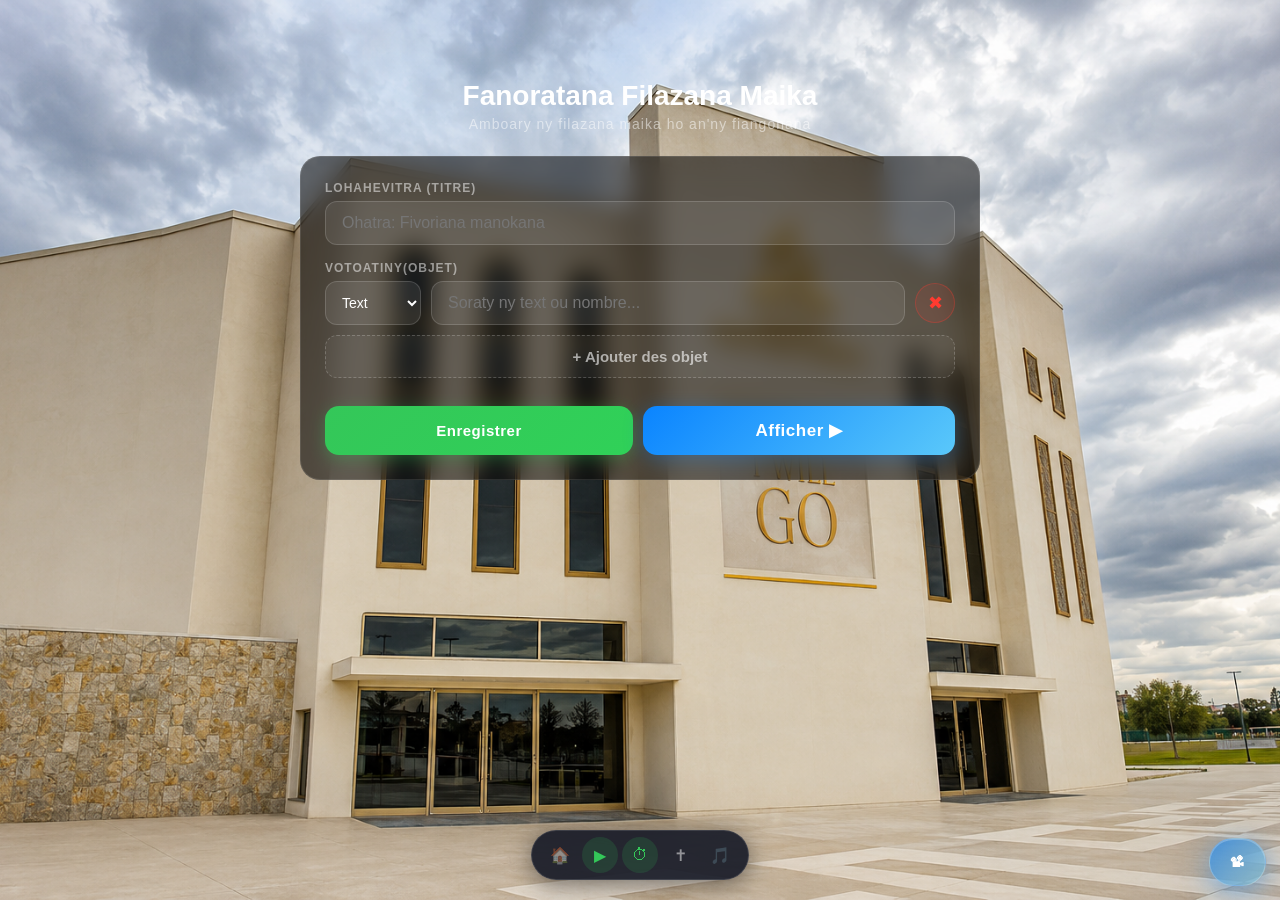
<file: annonce.html>
<!DOCTYPE html>
<html lang="mg">
<head>
<meta charset="UTF-8">
<meta name="viewport" content="width=device-width, initial-scale=1.0, viewport-fit=cover">
<title>Annonce - Media SDA Ambolokandrina</title>
<meta name="theme-color" content="#0A0F1E">
<style>
*{margin:0;padding:0;box-sizing:border-box;-webkit-tap-highlight-color:transparent}
body{
  font-family:-apple-system,BlinkMacSystemFont,'SF Pro Display','Helvetica Neue',sans-serif;
  background:#0A0F1E;color:rgba(255,255,255,0.97);
  min-height:100vh;overflow-x:hidden;
  -webkit-font-smoothing:antialiased;
}
.bg-canvas{
  position:fixed;inset:0;z-index:0;
  background:#0A0F1E url('mainbg.png') center/cover fixed;
}
.page{position:relative;z-index:1;max-width:720px;margin:0 auto;padding:80px 20px 100px}
.page h1{font-size:28px;font-weight:800;text-align:center;margin-bottom:4px;color:#fff}
.page .sub{font-size:14px;color:rgba(255,255,255,.5);text-align:center;margin-bottom:24px;letter-spacing:1px}
.editor{background:rgba(0,0,0,.55);backdrop-filter:blur(12px);-webkit-backdrop-filter:blur(12px);border:1px solid rgba(255,255,255,.1);border-radius:20px;padding:24px;margin-bottom:20px}
.editor label{display:block;font-size:12px;font-weight:700;color:rgba(255,255,255,.5);letter-spacing:1px;text-transform:uppercase;margin-bottom:6px}
.editor input,.editor textarea{width:100%;padding:12px 16px;border-radius:12px;background:rgba(255,255,255,.08);border:1px solid rgba(255,255,255,.15);color:#fff;font-size:16px;outline:none;transition:border-color .2s;font-family:inherit}
.editor input:focus,.editor textarea:focus{border-color:#5AC8FA}
.editor textarea{min-height:80px;resize:vertical}
.item-row{display:flex;gap:10px;align-items:center;margin-bottom:10px}
.item-row .item-input{flex:1}
.item-row .item-type{flex-shrink:0}
.item-row select{padding:12px;border-radius:12px;background:rgba(255,255,255,.08);border:1px solid rgba(255,255,255,.15);color:#fff;font-size:14px;outline:none;cursor:pointer}
.item-row select option{background:#0A0F1E;color:#fff}
.item-row .del-btn{flex-shrink:0;width:40px;height:40px;border-radius:50%;border:1px solid rgba(255,59,48,.3);background:rgba(255,59,48,.1);color:#FF3B30;font-size:18px;cursor:pointer;display:flex;align-items:center;justify-content:center;transition:all .2s}
.item-row .del-btn:hover{background:rgba(255,59,48,.25)}
.add-btn{width:100%;padding:12px;border-radius:12px;border:1px dashed rgba(255,255,255,.2);background:rgba(255,255,255,.04);color:rgba(255,255,255,.6);font-size:15px;font-weight:600;cursor:pointer;transition:all .2s;margin-bottom:16px}
.add-btn:hover{background:rgba(255,255,255,.08);border-color:rgba(255,255,255,.3);color:#fff}
.go-btn{width:100%;padding:14px;border-radius:14px;border:none;cursor:pointer;background:linear-gradient(135deg,#0A84FF,#5AC8FA);color:#fff;font-size:17px;font-weight:700;letter-spacing:.5px;transition:all .2s;box-shadow:0 4px 20px rgba(10,132,255,.3)}
.go-btn:hover{transform:scale(1.02);box-shadow:0 6px 28px rgba(10,132,255,.4)}
.go-btn:active{transform:scale(.97)}
.btn-row{display:flex;gap:10px;margin-top:12px}
.btn-row .go-btn{flex:1}
.btn-half{flex:1;padding:12px;border-radius:14px;border:none;cursor:pointer;font-size:15px;font-weight:700;letter-spacing:.5px;transition:all .2s}
.btn-half.save{background:linear-gradient(135deg,#34C759,#30D158);color:#fff;box-shadow:0 4px 16px rgba(52,199,89,.3)}
.btn-half.save:hover{transform:scale(1.02);box-shadow:0 6px 24px rgba(52,199,89,.4)}
.btn-half.save:active{transform:scale(.97)}
/* Saved list */
.saved-wrap{background:rgba(0,0,0,.55);backdrop-filter:blur(12px);-webkit-backdrop-filter:blur(12px);border:1px solid rgba(255,255,255,.1);border-radius:20px;padding:16px 20px;margin-bottom:20px}
.saved-wrap.hide{display:none}
.saved-wrap h3{font-size:12px;font-weight:700;color:rgba(255,255,255,.5);letter-spacing:1px;text-transform:uppercase;margin-bottom:10px}
.saved-item{display:flex;align-items:center;gap:8px;padding:10px 12px;border-radius:12px;background:rgba(255,255,255,.04);margin-bottom:6px;cursor:pointer;transition:background .2s;border:1px solid rgba(255,255,255,.06)}
.saved-item:hover{background:rgba(255,255,255,.08)}
.saved-item .si-title{flex:1;font-size:14px;font-weight:600;color:rgba(255,255,255,.85);white-space:nowrap;overflow:hidden;text-overflow:ellipsis}
.saved-item .si-del{flex-shrink:0;width:32px;height:32px;border-radius:50%;border:1px solid rgba(255,59,48,.2);background:rgba(255,59,48,.08);color:#FF3B30;font-size:14px;cursor:pointer;display:flex;align-items:center;justify-content:center;transition:all .2s}
.saved-item .si-del:hover{background:rgba(255,59,48,.25)}

/* Display */
.display{
  position:fixed;inset:0;z-index:2000;
  display:flex;flex-direction:column;align-items:center;justify-content:center;
  background:#0A0F1E url('mainbg.png') center/cover fixed;
  opacity:0;pointer-events:none;
  transition:opacity .5s ease;
}
.display.open{opacity:1;pointer-events:all}
.display .disp-title{
  position:absolute;top:40px;left:50%;transform:translateX(-50%);z-index:10;
  font-size:clamp(28px,5vw,52px);font-weight:900;text-align:center;
  color:#fff;padding:10px 28px;border-radius:16px;
  text-shadow:0 4px 32px rgba(0,0,0,.9),0 2px 8px rgba(0,0,0,.8);
  background:rgba(0,0,0,.5);backdrop-filter:blur(8px);-webkit-backdrop-filter:blur(8px);
  border:1px solid rgba(255,255,255,.1);
  max-width:90%;line-height:1.3;
  transition:opacity .6s ease;
}
.display .disp-title.hidden{opacity:0}
.display .disp-close{
  position:absolute;top:20px;left:20px;z-index:20;
  width:48px;height:48px;border-radius:50%;border:1px solid rgba(255,255,255,.15);
  background:rgba(0,0,0,.5);backdrop-filter:blur(8px);
  color:rgba(255,255,255,.7);font-size:22px;cursor:pointer;
  display:flex;align-items:center;justify-content:center;transition:all .2s;
}
.display .disp-close:hover{background:rgba(255,59,48,.4);color:#fff;border-color:rgba(255,59,48,.3)}
.disp-fs{
  position:absolute;bottom:30px;right:24px;z-index:20;
  display:flex;gap:6px;
}
.disp-fs button{
  width:44px;height:44px;border-radius:50%;border:1px solid rgba(255,255,255,.12);
  background:rgba(0,0,0,.5);backdrop-filter:blur(8px);-webkit-backdrop-filter:blur(8px);
  color:rgba(255,255,255,.7);font-size:16px;font-weight:800;cursor:pointer;
  display:flex;align-items:center;justify-content:center;transition:all .2s;font-family:serif;
}
.disp-fs button:hover{background:rgba(255,255,255,.12);color:#fff;transform:scale(1.08)}
.disp-body{
  position:absolute;inset:0;display:flex;align-items:center;justify-content:center;
  padding:100px 24px 40px;
}
/* Text/number items */
.disp-text{
  font-weight:800;line-height:1.4;
  text-align:center;color:#fff;max-width:90%;
  text-shadow:0 4px 40px rgba(0,0,0,.9),0 2px 8px rgba(0,0,0,.8);
  padding:20px 32px;border-radius:20px;
  background:rgba(0,0,0,.5);backdrop-filter:blur(8px);-webkit-backdrop-filter:blur(8px);
}
/* Image grid */
.disp-img-grid{
  display:flex;gap:12px;width:100%;height:100%;align-items:center;justify-content:center;
  padding:0 12px;
}
.disp-img-grid .img-wrap{
  flex:1;height:80vh;overflow:hidden;border-radius:30px;
  box-shadow:0 8px 40px rgba(0,0,0,.6);
}
.disp-img-grid .img-wrap img{width:100%;height:100%;object-fit:cover;display:block}
/* Mixed: images as background behind text */
.disp-mixed{
  position:absolute;inset:0;overflow:hidden;
}
.disp-mixed .mix-bg{
  position:absolute;inset:0;display:flex;gap:8px;padding:8px;
}
.disp-mixed .mix-bg .mix-img{
  flex:1;overflow:hidden;border-radius:30px;box-shadow:0 4px 24px rgba(0,0,0,.5);
}
.disp-mixed .mix-bg .mix-img img{width:100%;height:100%;object-fit:cover;display:block}
.disp-mixed .mix-fg{
  position:absolute;inset:0;display:flex;align-items:center;justify-content:center;
  padding:120px 32px 60px;
}
.disp-mixed .mix-fg .mix-text{
  font-weight:800;line-height:1.4;
  text-align:center;color:#fff;max-width:90%;
  text-shadow:0 4px 40px rgba(0,0,0,.95),0 2px 8px rgba(0,0,0,.9);
  background:rgba(0,0,0,.5);backdrop-filter:blur(8px);-webkit-backdrop-filter:blur(8px);
  padding:20px 32px;border-radius:20px;
}

@media(max-width:500px){
  .page{padding:60px 14px 80px}
  .editor{padding:16px;border-radius:16px}
  .disp-text{padding:14px 20px}
  .disp-mixed .mix-fg .mix-text{padding:14px 20px}
  .disp-img-grid .img-wrap{height:60vh;border-radius:20px}
}
@media(max-width:420px){
  .page{padding:50px 10px 70px}
  .page h1{font-size:24px}
  .page .sub{font-size:12px}
  .editor{padding:12px;border-radius:12px}
  .editor textarea{font-size:14px;padding:10px}
  .disp-body{padding:80px 14px 30px}
  .disp-text{padding:12px 14px;font-size:14px}
  .disp-text .disp-title{font-size:clamp(22px,5vw,36px)}
  .disp-close{width:40px;height:40px;font-size:18px}
  .disp-img-grid .img-wrap{height:50vh;border-radius:16px}
  .mix-fg{padding:80px 16px 40px}
  .mix-text{font-size:14px;padding:12px 14px}
  #floatNav a{width:32px;height:32px;font-size:14px}
}
@media(max-width:360px){
  .page{padding:40px 8px 60px}
  .page h1{font-size:20px}
  .editor{padding:10px;border-radius:10px}
  .editor textarea{font-size:13px;padding:8px}
  .disp-body{padding:60px 10px 20px}
  .disp-text{padding:10px 10px}
  .disp-img-grid .img-wrap{height:40vh}
  .mix-fg{padding:60px 10px 30px}
  #floatNav{gap:2px;padding:5px 6px}
  #floatNav a{width:28px;height:28px;font-size:11px}
}
</style>
</head>
<body>
<div class="bg-canvas"></div>

<div class="page" id="page">
  <h1>Fanoratana Filazana Maika</h1>
  <div class="sub">Amboary ny filazana maika ho an'ny fiangonana</div>
  <div class="editor">
    <label>Lohahevitra (Titre)</label>
    <input type="text" id="titleInput" placeholder="Ohatra: Fivoriana manokana" style="margin-bottom:16px">

    <label>Votoatiny(objet)</label>
    <div id="itemsList"></div>
    <button class="add-btn" onclick="addItem()">+ Ajouter des objet</button>

    <div class="btn-row">
      <button class="btn-half save" onclick="saveAnnounce()">Enregistrer</button>
      <button class="go-btn" onclick="showAnnounce()">Afficher &#x25B6;</button>
    </div>
  </div>
  <div class="saved-wrap hide" id="savedWrap">
    <h3>Tahirina</h3>
    <div id="savedList"></div>
  </div>
</div>

<div class="display" id="display">
  <button class="disp-close" onclick="closeDisp()">&#x2716;</button>
  <div class="disp-title" id="dispTitle">Titre</div>
  <div class="disp-body" id="dispBody"></div>
  <div class="disp-fs">
    <button onclick="fontDown()">A−</button>
    <button onclick="fontUp()">A+</button>
  </div>
</div>

<script>
var itemCount=0;
var _titleTimer=null;
var _announceId=null;
var _fsBase=60;
var _fsStep=4;

try{_fsBase=parseInt(localStorage.getItem('annonceFontSize'))||60}catch(e){}

function addItem(val,typ){
  var i=itemCount++;
  var list=document.getElementById('itemsList');
  var div=document.createElement('div');div.className='item-row';div.id='item'+i;
  div.innerHTML=
    '<select class="item-type" id="type'+i+'" onchange="toggleInput('+i+')">'+
      '<option value="text"'+(typ==='text'?' selected':'')+'>Text</option>'+
      '<option value="number"'+(typ==='number'?' selected':'')+'>Nombre</option>'+
      '<option value="image"'+(typ==='image'?' selected':'')+'>Image</option>'+
    '</select>'+
    '<div class="item-input" id="inputWrap'+i+'">'+
      (typ==='image'
        ?'<input type="text" id="val'+i+'" placeholder="URL de l\'image..." value="'+(val||'')+'">'
        :'<input type="text" id="val'+i+'" placeholder="Soraty ny text ou nombre..." value="'+(val||'')+'">')+
    '</div>'+
    '<button class="del-btn" onclick="delItem('+i+')">&#x2716;</button>';
  list.appendChild(div);
}

function toggleInput(i){
  var t=document.getElementById('type'+i).value;
  var wrap=document.getElementById('inputWrap'+i);
  var v=document.getElementById('val'+i).value;
  wrap.innerHTML=t==='image'
    ?'<input type="text" id="val'+i+'" placeholder="URL de l\'image..." value="'+(v||'')+'">'
    :'<input type="text" id="val'+i+'" placeholder="Soraty ny text ou nombre..." value="'+(v||'')+'">';
}

function delItem(i){
  var el=document.getElementById('item'+i);
  if(el)el.remove();
}

function showAnnounce(){
  var title=document.getElementById('titleInput').value.trim();
  if(!title){document.getElementById('titleInput').focus();return}
  var dt=document.getElementById('dispTitle');
  dt.textContent=title;
  dt.classList.remove('hidden');
  if(_titleTimer)clearTimeout(_titleTimer);
  _titleTimer=setTimeout(function(){dt.classList.add('hidden')},2000);

  var items=[];
  var rows=document.querySelectorAll('#itemsList .item-row');
  for(var r=0;r<rows.length;r++){
    var id=rows[r].id.replace('item','');
    var typ=document.getElementById('type'+id).value;
    var val=document.getElementById('val'+id).value.trim();
    if(val)items.push({type:typ,value:val});
  }
  if(items.length===0)return;

  var body=document.getElementById('dispBody');
  var hasText=items.some(function(it){return it.type==='text'||it.type==='number'});
  var images=items.filter(function(it){return it.type==='image'});
  var texts=items.filter(function(it){return it.type!=='image'});

  if(hasText&&images.length>0){
    /* Mixed: images in background, text in front */
    var mixHtml='<div class="disp-mixed"><div class="mix-bg">';
    for(var i=0;i<images.length;i++){
      mixHtml+='<div class="mix-img"><img src="'+images[i].value+'" alt="" onerror="this.parentElement.style.display=\'none\'"></div>';
    }
    mixHtml+='</div><div class="mix-fg"><div class="mix-text">';
    for(var i=0;i<texts.length;i++){
      mixHtml+=(i>0?'<br>':'')+texts[i].value;
    }
    mixHtml+='</div></div></div>';
    body.innerHTML=mixHtml;
  } else if(!hasText&&images.length>0){
    /* Images only */
    if(images.length===1){
      body.innerHTML='<div style="width:90%;height:80vh;border-radius:30px;overflow:hidden;box-shadow:0 8px 40px rgba(0,0,0,.6)"><img src="'+images[0].value+'" alt="" style="width:100%;height:100%;object-fit:cover;display:block"></div>';
    } else {
      var gridHtml='<div class="disp-img-grid">';
      for(var i=0;i<images.length;i++){
        gridHtml+='<div class="img-wrap"><img src="'+images[i].value+'" alt="" onerror="this.parentElement.style.display=\'none\'"></div>';
      }
      gridHtml+='</div>';
      body.innerHTML=gridHtml;
    }
  } else {
    /* Text/number only */
    var txtHtml='<div class="disp-text">';
    for(var i=0;i<items.length;i++){
      txtHtml+=(i>0?'<br>':'')+items[i].value;
    }
    txtHtml+='</div>';
    body.innerHTML=txtHtml;
  }

  applyFontSize();
  document.getElementById('display').classList.add('open');
  try{if(document.documentElement.requestFullscreen&&!document.fullscreenElement)document.documentElement.requestFullscreen()}catch(e){}
}

function closeDisp(){
  document.getElementById('display').classList.remove('open');
  try{if(document.fullscreenElement)document.exitFullscreen()}catch(e){}
}

/* ---- Font size controls ---- */
function applyFontSize(){
  var s=_fsBase+'px';
  document.querySelectorAll('.disp-text,.mix-fg .mix-text').forEach(function(el){el.style.fontSize=s});
  try{localStorage.setItem('annonceFontSize',_fsBase)}catch(e){}
}
function fontUp(){_fsBase=Math.min(_fsBase+_fsStep,160);applyFontSize()}
function fontDown(){_fsBase=Math.max(_fsBase-_fsStep,20);applyFontSize()}

/* ---- Save / Load ---- */
function getFormData(){
  var title=document.getElementById('titleInput').value.trim();
  var items=[];
  var rows=document.querySelectorAll('#itemsList .item-row');
  for(var r=0;r<rows.length;r++){
    var id=rows[r].id.replace('item','');
    var typ=document.getElementById('type'+id).value;
    var val=document.getElementById('val'+id).value.trim();
    if(val)items.push({type:typ,value:val});
  }
  return{title:title,items:items};
}

function loadFormData(data){
  document.getElementById('titleInput').value=data.title||'';
  var list=document.getElementById('itemsList');
  list.innerHTML='';
  itemCount=0;
  if(data.items)for(var i=0;i<data.items.length;i++)addItem(data.items[i].value,data.items[i].type);
  if(data.items.length===0)addItem('','text');
}

function saveAnnounce(){
  var data=getFormData();
  if(!data.title){document.getElementById('titleInput').focus();return}
  var saved=[];try{saved=JSON.parse(localStorage.getItem('annonces'))||[]}catch(e){}
  if(_announceId){for(var i=0;i<saved.length;i++){if(saved[i].id===_announceId){saved[i]=data;saved[i].id=_announceId;renderSaved();try{localStorage.setItem('annonces',JSON.stringify(saved))}catch(e){}return}}}
  var entry={id:Date.now()+'',title:data.title,items:data.items};
  saved.push(entry);
  _announceId=entry.id;
  try{localStorage.setItem('annonces',JSON.stringify(saved))}catch(e){}
  renderSaved();
}

function renderSaved(){
  var wrap=document.getElementById('savedWrap');
  var list=document.getElementById('savedList');
  var saved=[];try{saved=JSON.parse(localStorage.getItem('annonces'))||[]}catch(e){}
  if(saved.length===0){wrap.classList.add('hide');return}
  wrap.classList.remove('hide');
  list.innerHTML='';
  for(var i=0;i<saved.length;i++){
    (function(item){
      var d=document.createElement('div');d.className='saved-item';
      var badge=saved.length===1&&_announceId===item.id?' &#x2714;':'';
      d.innerHTML='<span class="si-title">'+item.title+badge+'</span><button class="si-del" onclick="event.stopPropagation();deleteSaved(\''+item.id+'\')">&#x2716;</button>';
      d.addEventListener('click',function(){_announceId=item.id;loadFormData(item);renderSaved()});
      list.appendChild(d);
    })(saved[i]);
  }
}

function deleteSaved(id){
  var saved=[];try{saved=JSON.parse(localStorage.getItem('annonces'))||[]}catch(e){}
  for(var i=0;i<saved.length;i++){if(saved[i].id===id){saved.splice(i,1);break}}
  if(_announceId===id)_announceId=null;
  try{localStorage.setItem('annonces',JSON.stringify(saved))}catch(e){}
  renderSaved();
}

/* Init saved list */
renderSaved();

document.addEventListener('keydown',function(e){
  if(!document.getElementById('display').classList.contains('open'))return;
  if(e.key==='Escape')closeDisp();
});

/* Add first item by default */
addItem('','text');
</script>

<div id="floatNav">
  <a href="index.html" title="Fandraisana">🏠</a>
  <a href="index.html?slideshow=1" class="sabata-link" title="Programa Sabata">▶</a>
  <a href="sabata_hariva.html" class="sabata-link" title="Sabata Hariva">⏱</a>
  <a href="baibolyMG_v2.html" title="Baiboly">✝</a>
  <a href="fihirana_advantista.html" title="Fihirana">🎵</a>
</div>
<style>
#floatNav{position:fixed;bottom:20px;left:50%;transform:translateX(-50%);z-index:99999;display:flex;align-items:center;gap:4px;padding:6px 10px;border-radius:30px;background:rgba(10,15,30,.85);backdrop-filter:blur(20px);-webkit-backdrop-filter:blur(20px);border:1px solid rgba(255,255,255,.12);box-shadow:0 4px 24px rgba(0,0,0,.5);transition:opacity .4s ease,transform .4s ease;opacity:1}
#floatNav.hide{opacity:0;transform:translateX(-50%) translateY(12px);pointer-events:none}
#floatNav a{display:flex;align-items:center;justify-content:center;width:36px;height:36px;border-radius:50%;text-decoration:none;font-size:16px;transition:all .2s;color:rgba(255,255,255,.5);background:transparent}
#floatNav a:hover{background:rgba(255,255,255,.1);color:rgba(255,255,255,.9);transform:scale(1.1)}
#floatNav .sabata-link{background:rgba(52,199,89,.15);color:#34C759}
#floatNav .sabata-link:hover{background:rgba(52,199,89,.3);color:#34C759}
</style>
<script>
(function(){var n=document.getElementById('floatNav'),t=null;function s(){n.classList.remove('hide');if(t)clearTimeout(t);t=setTimeout(function(){n.classList.add('hide')},2000)}document.addEventListener('mousemove',s);document.addEventListener('touchstart',s);document.addEventListener('click',s);s()})();
</script>
<script defer src="hira-data.js?v=3"></script>
<script defer src="bible-data.js?v=3"></script>
<script defer src="bible-search-engine.js?v=3"></script>
<script defer src="search-bar.js?v=3"></script>
<script defer src="projector.js?v=7"></script>
<script src="alpine.min.js"></script>
<script src="voice-search.js"></script>
</body>
</html>
</file>
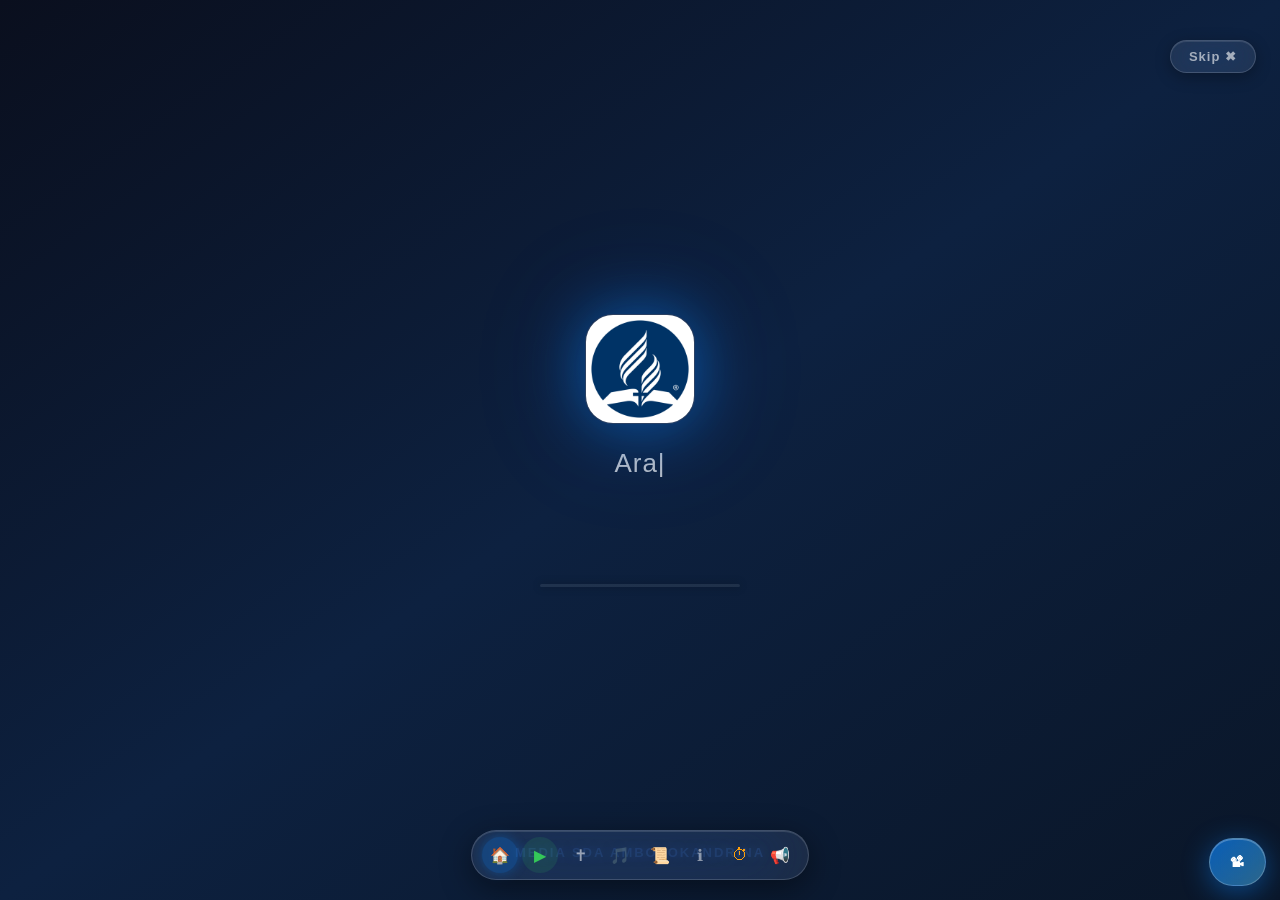
<file: index (1).html>
<!DOCTYPE html>
<html lang="mg">
<head>
<meta charset="UTF-8">
<meta name="viewport" content="width=device-width, initial-scale=1.0, viewport-fit=cover">
<title>Media SDA Ambolokandrina</title>
<meta name="theme-color" content="#0A0F1E">
<meta name="mobile-web-app-capable" content="yes">
<meta name="apple-mobile-web-app-capable" content="yes">
<meta name="apple-mobile-web-app-status-bar-style" content="black-translucent">
<link rel="manifest" href="manifest.json">
<link rel="apple-touch-icon" href="logoslide.png">
<script src="salamo_data.js"></script>
<style>
/* ═══ iOS 26 LIQUID GLASS — VARIABLES ═══ */
:root{
  --spring:.55s cubic-bezier(0.34,1.56,0.64,1);
  --spring-fast:.38s cubic-bezier(0.34,1.56,0.64,1);
  --spring-slow:.75s cubic-bezier(0.25,1.4,0.35,1);
  --ease-out:.4s cubic-bezier(0.22,1,0.36,1);
  --ease-in-out:.45s cubic-bezier(0.4,0,0.2,1);
  --glass-bg:rgba(255,255,255,0.08);
  --glass-border:rgba(255,255,255,0.18);
  --glass-blur:blur(28px) saturate(180%);
  --glass-blur-heavy:blur(48px) saturate(200%);
  --glass-shadow:0 8px 32px rgba(0,0,0,0.35),inset 0 1px 0 rgba(255,255,255,0.12);
  --glass-shadow-hover:0 20px 60px rgba(0,0,0,0.5),inset 0 1.5px 0 rgba(255,255,255,0.2);
  --blue:#0A84FF;
  --blue-light:#5AC8FA;
  --radius-pill:999px;
  --radius-card:22px;
  --radius-btn:14px;
}
*{margin:0;padding:0;box-sizing:border-box;-webkit-tap-highlight-color:transparent}
body{
  font-family:-apple-system,BlinkMacSystemFont,'SF Pro Display','Helvetica Neue',sans-serif;
  background:#0A0F1E;color:rgba(255,255,255,0.97);
  min-height:100vh;overflow:hidden;
  -webkit-font-smoothing:antialiased;
  /* GPU layer for smooth compositing */
  transform:translateZ(0);
}
/* ÃƒÆ’Ã†â€™Ãƒâ€ Ã¢â‚¬â„¢ÃƒÆ’Ã¢â‚¬Â ÃƒÂ¢Ã¢â€šÂ¬Ã¢â€žÂ¢ÃƒÆ’Ã†â€™ÃƒÂ¢Ã¢â€šÂ¬Ã…Â¡ÃƒÆ’Ã¢â‚¬Å¡Ãƒâ€šÃ‚Â¢ÃƒÆ’Ã†â€™Ãƒâ€ Ã¢â‚¬â„¢ÃƒÆ’Ã¢â‚¬Å¡Ãƒâ€šÃ‚Â¢ÃƒÆ’Ã†â€™Ãƒâ€šÃ‚Â¢ÃƒÆ’Ã‚Â¢ÃƒÂ¢Ã¢â‚¬Å¡Ã‚Â¬Ãƒâ€¦Ã‚Â¡ÃƒÆ’Ã¢â‚¬Å¡Ãƒâ€šÃ‚Â¬ÃƒÆ’Ã†â€™ÃƒÂ¢Ã¢â€šÂ¬Ã…Â¡ÃƒÆ’Ã¢â‚¬Å¡Ãƒâ€šÃ‚Â¢ÃƒÆ’Ã†â€™Ãƒâ€ Ã¢â‚¬â„¢ÃƒÆ’Ã‚Â¢ÃƒÂ¢Ã¢â‚¬Å¡Ã‚Â¬Ãƒâ€¦Ã‚Â¡ÃƒÆ’Ã†â€™ÃƒÂ¢Ã¢â€šÂ¬Ã…Â¡ÃƒÆ’Ã¢â‚¬Å¡Ãƒâ€šÃ‚ÂÃƒÆ’Ã†â€™Ãƒâ€ Ã¢â‚¬â„¢ÃƒÆ’Ã¢â‚¬Â ÃƒÂ¢Ã¢â€šÂ¬Ã¢â€žÂ¢ÃƒÆ’Ã†â€™ÃƒÂ¢Ã¢â€šÂ¬Ã…Â¡ÃƒÆ’Ã¢â‚¬Å¡Ãƒâ€šÃ‚Â¢ÃƒÆ’Ã†â€™Ãƒâ€ Ã¢â‚¬â„¢ÃƒÆ’Ã¢â‚¬Å¡Ãƒâ€šÃ‚Â¢ÃƒÆ’Ã†â€™Ãƒâ€šÃ‚Â¢ÃƒÆ’Ã‚Â¢ÃƒÂ¢Ã¢â‚¬Å¡Ã‚Â¬Ãƒâ€¦Ã‚Â¡ÃƒÆ’Ã¢â‚¬Å¡Ãƒâ€šÃ‚Â¬ÃƒÆ’Ã†â€™ÃƒÂ¢Ã¢â€šÂ¬Ã…Â¡ÃƒÆ’Ã¢â‚¬Å¡Ãƒâ€šÃ‚Â¢ÃƒÆ’Ã†â€™Ãƒâ€ Ã¢â‚¬â„¢ÃƒÆ’Ã‚Â¢ÃƒÂ¢Ã¢â‚¬Å¡Ã‚Â¬Ãƒâ€¦Ã‚Â¡ÃƒÆ’Ã†â€™ÃƒÂ¢Ã¢â€šÂ¬Ã…Â¡ÃƒÆ’Ã¢â‚¬Å¡Ãƒâ€šÃ‚Â SPLASH ÃƒÆ’Ã†â€™Ãƒâ€ Ã¢â‚¬â„¢ÃƒÆ’Ã¢â‚¬Â ÃƒÂ¢Ã¢â€šÂ¬Ã¢â€žÂ¢ÃƒÆ’Ã†â€™ÃƒÂ¢Ã¢â€šÂ¬Ã…Â¡ÃƒÆ’Ã¢â‚¬Å¡Ãƒâ€šÃ‚Â¢ÃƒÆ’Ã†â€™Ãƒâ€ Ã¢â‚¬â„¢ÃƒÆ’Ã¢â‚¬Å¡Ãƒâ€šÃ‚Â¢ÃƒÆ’Ã†â€™Ãƒâ€šÃ‚Â¢ÃƒÆ’Ã‚Â¢ÃƒÂ¢Ã¢â‚¬Å¡Ã‚Â¬Ãƒâ€¦Ã‚Â¡ÃƒÆ’Ã¢â‚¬Å¡Ãƒâ€šÃ‚Â¬ÃƒÆ’Ã†â€™ÃƒÂ¢Ã¢â€šÂ¬Ã…Â¡ÃƒÆ’Ã¢â‚¬Å¡Ãƒâ€šÃ‚Â¢ÃƒÆ’Ã†â€™Ãƒâ€ Ã¢â‚¬â„¢ÃƒÆ’Ã‚Â¢ÃƒÂ¢Ã¢â‚¬Å¡Ã‚Â¬Ãƒâ€¦Ã‚Â¡ÃƒÆ’Ã†â€™ÃƒÂ¢Ã¢â€šÂ¬Ã…Â¡ÃƒÆ’Ã¢â‚¬Å¡Ãƒâ€šÃ‚ÂÃƒÆ’Ã†â€™Ãƒâ€ Ã¢â‚¬â„¢ÃƒÆ’Ã¢â‚¬Â ÃƒÂ¢Ã¢â€šÂ¬Ã¢â€žÂ¢ÃƒÆ’Ã†â€™ÃƒÂ¢Ã¢â€šÂ¬Ã…Â¡ÃƒÆ’Ã¢â‚¬Å¡Ãƒâ€šÃ‚Â¢ÃƒÆ’Ã†â€™Ãƒâ€ Ã¢â‚¬â„¢ÃƒÆ’Ã¢â‚¬Å¡Ãƒâ€šÃ‚Â¢ÃƒÆ’Ã†â€™Ãƒâ€šÃ‚Â¢ÃƒÆ’Ã‚Â¢ÃƒÂ¢Ã¢â‚¬Å¡Ã‚Â¬Ãƒâ€¦Ã‚Â¡ÃƒÆ’Ã¢â‚¬Å¡Ãƒâ€šÃ‚Â¬ÃƒÆ’Ã†â€™ÃƒÂ¢Ã¢â€šÂ¬Ã…Â¡ÃƒÆ’Ã¢â‚¬Å¡Ãƒâ€šÃ‚Â¢ÃƒÆ’Ã†â€™Ãƒâ€ Ã¢â‚¬â„¢ÃƒÆ’Ã‚Â¢ÃƒÂ¢Ã¢â‚¬Å¡Ã‚Â¬Ãƒâ€¦Ã‚Â¡ÃƒÆ’Ã†â€™ÃƒÂ¢Ã¢â€šÂ¬Ã…Â¡ÃƒÆ’Ã¢â‚¬Å¡Ãƒâ€šÃ‚Â */
.splash{
  position:fixed;inset:0;z-index:1000;
  display:flex;flex-direction:column;align-items:center;justify-content:center;
  background:linear-gradient(145deg,#0A0F1E 0%,#0D2140 50%,#0A1628 100%);
  transition:opacity .8s cubic-bezier(0.22,1,0.36,1),transform .8s cubic-bezier(0.22,1,0.36,1),filter .8s ease;
  will-change:opacity,transform,filter;
}
.splash.exit{opacity:0;transform:scale(1.08);filter:blur(8px) brightness(1.4);pointer-events:none}
.splash-logo{
  width:110px;height:110px;
  border-radius:28px;overflow:hidden;
  box-shadow:0 0 60px rgba(10,132,255,.5),0 0 120px rgba(10,132,255,.2),inset 0 1px 0 rgba(255,255,255,0.2);
  animation:logoPulse 2.4s cubic-bezier(0.4,0,0.6,1) infinite;margin-bottom:24px;
  backdrop-filter:var(--glass-blur);
  border:1px solid rgba(255,255,255,0.15);
}
.splash-logo img{width:100%;height:100%;object-fit:cover;display:block}
@keyframes logoPulse{
  0%,100%{transform:scale(1) translateY(0);box-shadow:0 0 60px rgba(10,132,255,.5),0 0 120px rgba(10,132,255,.2),inset 0 1px 0 rgba(255,255,255,0.15)}
  50%{transform:scale(1.05) translateY(-4px);box-shadow:0 8px 80px rgba(10,132,255,.7),0 0 160px rgba(10,132,255,.35),inset 0 1px 0 rgba(255,255,255,0.25)}
}
.splash-typing{display:flex;flex-direction:column;align-items:center;gap:4px;min-height:100px;margin-bottom:36px}
.splash-line{font-size:26px;font-weight:500;letter-spacing:1px;color:rgba(255,255,255,.7);height:34px;white-space:nowrap}
.splash-line.highlight{font-size:36px;font-weight:700;letter-spacing:-.5px;background:linear-gradient(135deg,#fff 0%,rgba(90,200,250,.9) 100%);-webkit-background-clip:text;-webkit-text-fill-color:transparent}
.splash-cursor{display:inline-block;font-weight:300;color:#5AC8FA;-webkit-text-fill-color:#5AC8FA;width:2px;animation:cursorBlink .6s step-end infinite}
@keyframes cursorBlink{0%,100%{opacity:1}50%{opacity:0}}
.splash-loader{width:200px;height:3px;background:rgba(255,255,255,.08);border-radius:var(--radius-pill);overflow:hidden;box-shadow:0 0 8px rgba(0,0,0,0.3)}
.splash-loader-bar{height:100%;background:linear-gradient(90deg,#0A84FF,#5AC8FA,#34C759);border-radius:var(--radius-pill);width:0%;transition:width .3s ease;box-shadow:0 0 10px rgba(10,132,255,0.6)}
.splash-skip{
  position:absolute;top:40px;right:24px;z-index:10;
  font-size:13px;font-weight:600;letter-spacing:1px;
  color:rgba(255,255,255,.6);cursor:pointer;
  padding:8px 18px;border-radius:var(--radius-pill);
  background:rgba(255,255,255,0.09);
  border:1px solid rgba(255,255,255,0.16);
  backdrop-filter:blur(20px) saturate(160%);
  -webkit-backdrop-filter:blur(20px) saturate(160%);
  box-shadow:0 4px 16px rgba(0,0,0,0.3),inset 0 1px 0 rgba(255,255,255,0.1);
  transition:background var(--spring-fast),color var(--spring-fast),transform var(--spring-fast),box-shadow var(--spring-fast);
}
.splash-skip:hover{background:rgba(255,255,255,0.18);color:#fff;transform:scale(1.06);box-shadow:0 8px 24px rgba(0,0,0,0.4),inset 0 1px 0 rgba(255,255,255,0.2)}
.splash-skip:active{transform:scale(0.95)}
.splash-sig{position:absolute;bottom:40px;font-size:13px;color:#1A3A6B;font-weight:900;letter-spacing:2px;text-transform:uppercase;text-shadow:0 0 8px rgba(26,58,107,.9)}

/* ÃƒÆ’Ã†â€™Ãƒâ€ Ã¢â‚¬â„¢ÃƒÆ’Ã¢â‚¬Â ÃƒÂ¢Ã¢â€šÂ¬Ã¢â€žÂ¢ÃƒÆ’Ã†â€™ÃƒÂ¢Ã¢â€šÂ¬Ã…Â¡ÃƒÆ’Ã¢â‚¬Å¡Ãƒâ€šÃ‚Â¢ÃƒÆ’Ã†â€™Ãƒâ€ Ã¢â‚¬â„¢ÃƒÆ’Ã¢â‚¬Å¡Ãƒâ€šÃ‚Â¢ÃƒÆ’Ã†â€™Ãƒâ€šÃ‚Â¢ÃƒÆ’Ã‚Â¢ÃƒÂ¢Ã¢â‚¬Å¡Ã‚Â¬Ãƒâ€¦Ã‚Â¡ÃƒÆ’Ã¢â‚¬Å¡Ãƒâ€šÃ‚Â¬ÃƒÆ’Ã†â€™ÃƒÂ¢Ã¢â€šÂ¬Ã…Â¡ÃƒÆ’Ã¢â‚¬Å¡Ãƒâ€šÃ‚Â¢ÃƒÆ’Ã†â€™Ãƒâ€ Ã¢â‚¬â„¢ÃƒÆ’Ã‚Â¢ÃƒÂ¢Ã¢â‚¬Å¡Ã‚Â¬Ãƒâ€¦Ã‚Â¡ÃƒÆ’Ã†â€™ÃƒÂ¢Ã¢â€šÂ¬Ã…Â¡ÃƒÆ’Ã¢â‚¬Å¡Ãƒâ€šÃ‚ÂÃƒÆ’Ã†â€™Ãƒâ€ Ã¢â‚¬â„¢ÃƒÆ’Ã¢â‚¬Â ÃƒÂ¢Ã¢â€šÂ¬Ã¢â€žÂ¢ÃƒÆ’Ã†â€™ÃƒÂ¢Ã¢â€šÂ¬Ã…Â¡ÃƒÆ’Ã¢â‚¬Å¡Ãƒâ€šÃ‚Â¢ÃƒÆ’Ã†â€™Ãƒâ€ Ã¢â‚¬â„¢ÃƒÆ’Ã¢â‚¬Å¡Ãƒâ€šÃ‚Â¢ÃƒÆ’Ã†â€™Ãƒâ€šÃ‚Â¢ÃƒÆ’Ã‚Â¢ÃƒÂ¢Ã¢â‚¬Å¡Ã‚Â¬Ãƒâ€¦Ã‚Â¡ÃƒÆ’Ã¢â‚¬Å¡Ãƒâ€šÃ‚Â¬ÃƒÆ’Ã†â€™ÃƒÂ¢Ã¢â€šÂ¬Ã…Â¡ÃƒÆ’Ã¢â‚¬Å¡Ãƒâ€šÃ‚Â¢ÃƒÆ’Ã†â€™Ãƒâ€ Ã¢â‚¬â„¢ÃƒÆ’Ã‚Â¢ÃƒÂ¢Ã¢â‚¬Å¡Ã‚Â¬Ãƒâ€¦Ã‚Â¡ÃƒÆ’Ã†â€™ÃƒÂ¢Ã¢â€šÂ¬Ã…Â¡ÃƒÆ’Ã¢â‚¬Å¡Ãƒâ€šÃ‚Â MAIN HOME ÃƒÆ’Ã†â€™Ãƒâ€ Ã¢â‚¬â„¢ÃƒÆ’Ã¢â‚¬Â ÃƒÂ¢Ã¢â€šÂ¬Ã¢â€žÂ¢ÃƒÆ’Ã†â€™ÃƒÂ¢Ã¢â€šÂ¬Ã…Â¡ÃƒÆ’Ã¢â‚¬Å¡Ãƒâ€šÃ‚Â¢ÃƒÆ’Ã†â€™Ãƒâ€ Ã¢â‚¬â„¢ÃƒÆ’Ã¢â‚¬Å¡Ãƒâ€šÃ‚Â¢ÃƒÆ’Ã†â€™Ãƒâ€šÃ‚Â¢ÃƒÆ’Ã‚Â¢ÃƒÂ¢Ã¢â‚¬Å¡Ã‚Â¬Ãƒâ€¦Ã‚Â¡ÃƒÆ’Ã¢â‚¬Å¡Ãƒâ€šÃ‚Â¬ÃƒÆ’Ã†â€™ÃƒÂ¢Ã¢â€šÂ¬Ã…Â¡ÃƒÆ’Ã¢â‚¬Å¡Ãƒâ€šÃ‚Â¢ÃƒÆ’Ã†â€™Ãƒâ€ Ã¢â‚¬â„¢ÃƒÆ’Ã‚Â¢ÃƒÂ¢Ã¢â‚¬Å¡Ã‚Â¬Ãƒâ€¦Ã‚Â¡ÃƒÆ’Ã†â€™ÃƒÂ¢Ã¢â€šÂ¬Ã…Â¡ÃƒÆ’Ã¢â‚¬Å¡Ãƒâ€šÃ‚ÂÃƒÆ’Ã†â€™Ãƒâ€ Ã¢â‚¬â„¢ÃƒÆ’Ã¢â‚¬Â ÃƒÂ¢Ã¢â€šÂ¬Ã¢â€žÂ¢ÃƒÆ’Ã†â€™ÃƒÂ¢Ã¢â€šÂ¬Ã…Â¡ÃƒÆ’Ã¢â‚¬Å¡Ãƒâ€šÃ‚Â¢ÃƒÆ’Ã†â€™Ãƒâ€ Ã¢â‚¬â„¢ÃƒÆ’Ã¢â‚¬Å¡Ãƒâ€šÃ‚Â¢ÃƒÆ’Ã†â€™Ãƒâ€šÃ‚Â¢ÃƒÆ’Ã‚Â¢ÃƒÂ¢Ã¢â‚¬Å¡Ã‚Â¬Ãƒâ€¦Ã‚Â¡ÃƒÆ’Ã¢â‚¬Å¡Ãƒâ€šÃ‚Â¬ÃƒÆ’Ã†â€™ÃƒÂ¢Ã¢â€šÂ¬Ã…Â¡ÃƒÆ’Ã¢â‚¬Å¡Ãƒâ€šÃ‚Â¢ÃƒÆ’Ã†â€™Ãƒâ€ Ã¢â‚¬â„¢ÃƒÆ’Ã‚Â¢ÃƒÂ¢Ã¢â‚¬Å¡Ã‚Â¬Ãƒâ€¦Ã‚Â¡ÃƒÆ’Ã†â€™ÃƒÂ¢Ã¢â€šÂ¬Ã…Â¡ÃƒÆ’Ã¢â‚¬Å¡Ãƒâ€šÃ‚Â */
/* ═══ HOME — GEOMETRIC BLUE / BLACK / WHITE BACKGROUND ═══ */
body.home-active .bg-canvas{opacity:0}
.home-geo-bg{
  position:fixed;inset:0;z-index:0;opacity:0;pointer-events:none;overflow:hidden;
  background:linear-gradient(135deg,#f4f6fa 0%,#e9ecf2 55%,#eef1f6 100%);
  transition:opacity .7s ease;
}
body.home-active .home-geo-bg{opacity:1}
.geo-shape{position:absolute;pointer-events:none}
.geo-shape.tl-black{top:-8%;left:-12%;width:52%;height:75%;background:#0b0f1c;clip-path:polygon(0 0,68% 0,26% 100%,0 100%)}
.geo-shape.tl-blue{top:-6%;left:-10%;width:34%;height:78%;background:linear-gradient(160deg,#1d3fc4,#0e2380);clip-path:polygon(0 0,42% 0,10% 100%,0 100%);opacity:.92}
.geo-shape.br-black{bottom:-10%;right:-12%;width:50%;height:70%;background:#0b0f1c;clip-path:polygon(100% 100%,32% 100%,74% 0,100% 0)}
.geo-shape.br-blue{bottom:-8%;right:-10%;width:32%;height:72%;background:linear-gradient(-20deg,#1d3fc4,#0e2380);clip-path:polygon(100% 100%,58% 100%,90% 0,100% 0);opacity:.92}
.geo-dots{position:absolute;width:120px;height:96px;background-image:radial-gradient(#1d3fc4 2.5px,transparent 2.5px);background-size:16px 16px;opacity:.55}
.geo-dots.dots-tr{top:8%;right:4%}
.geo-dots.dots-bl{bottom:9%;left:2%}

/* ═══ HOME — LAYOUT ═══ */
.main-home{
  position:relative;z-index:1;min-height:100vh;
  display:flex;flex-direction:column;align-items:center;justify-content:center;
  padding:24px;opacity:0;
  transition:opacity .8s cubic-bezier(0.22,1,0.36,1),transform .8s cubic-bezier(0.22,1,0.36,1);
  transform:translateY(20px) scale(0.98);
}
.main-home.visible{opacity:1;transform:translateY(0) scale(1)}
.main-home-title{text-align:center;margin-bottom:32px}
.main-home-title h1{
  font-size:44px;font-weight:900;letter-spacing:-1.5px;margin-bottom:10px;
  color:#0b0f1c;text-shadow:none;
}
.main-home-title p{
  font-size:14px;color:#1d3fc4;font-weight:700;letter-spacing:4px;text-transform:uppercase;text-shadow:none;
  display:inline-block;position:relative;padding-bottom:12px;
}
.main-home-title p::after{
  content:'';position:absolute;left:50%;bottom:0;transform:translateX(-50%);
  width:44px;height:3px;border-radius:2px;background:linear-gradient(90deg,#1d3fc4,#5AC8FA);
}
.home-cards{
  display:grid;grid-template-columns:repeat(3,minmax(200px,260px));gap:22px;
  justify-content:center;max-width:900px;
}
.home-card{
  padding:26px 22px 24px;border-radius:18px;cursor:pointer;overflow:hidden;
  background:#ffffff;
  border:1px solid rgba(11,15,28,0.06);
  box-shadow:0 10px 30px rgba(15,25,60,.10),0 2px 8px rgba(15,25,60,.06);
  transition:transform var(--spring),box-shadow var(--ease-out);
  text-align:left;position:relative;will-change:transform;
  animation:cardIn .6s cubic-bezier(0.22,1,0.36,1) both;
}
.home-card::after{
  content:'';position:absolute;right:-2px;bottom:-2px;width:62%;height:52%;
  background:linear-gradient(135deg,#1d3fc4,#0e2380);
  clip-path:polygon(100% 100%,100% 0,0 100%);pointer-events:none;
}
.home-card.dark{background:#0b0f1c;border-color:rgba(255,255,255,0.06);box-shadow:0 10px 30px rgba(0,0,0,.35),0 2px 8px rgba(0,0,0,.25)}
.home-card .card-dots{
  position:absolute;top:16px;right:16px;width:30px;height:22px;
  background-image:radial-gradient(#1d3fc4 1.6px,transparent 1.6px);background-size:9px 9px;
  opacity:.5;z-index:1;
}
.home-card.dark .card-dots{background-image:radial-gradient(#5AC8FA 1.6px,transparent 1.6px);opacity:.5}
.home-card:nth-child(1){animation-delay:.08s}
.home-card:nth-child(2){animation-delay:.16s}
.home-card:nth-child(3){animation-delay:.24s}
.home-card:nth-child(4){animation-delay:.32s}
.home-card:nth-child(5){animation-delay:.40s}
.home-card:nth-child(6){animation-delay:.48s}
@keyframes cardIn{from{opacity:0;transform:translateY(36px) scale(.93)}to{opacity:1;transform:translateY(0) scale(1)}}
.home-card:hover{
  transform:translateY(-10px) scale(1.04);
  box-shadow:var(--glass-shadow-hover),0 0 32px var(--glow);
  background:rgba(255,255,255,0.12);
  border-color:rgba(255,255,255,0.22);
}
.home-card:hover{transform:translateY(-6px) scale(1.02);box-shadow:0 20px 44px rgba(15,25,60,.16),0 4px 14px rgba(15,25,60,.08)}
.home-card.dark:hover{box-shadow:0 20px 44px rgba(0,0,0,.45),0 4px 14px rgba(0,0,0,.3)}
.home-card:active{transform:scale(.97);transition:transform .1s ease}
.home-card .card-border{display:none}
.hc-icon{
  width:52px;height:52px;font-size:24px;margin-bottom:16px;
  display:flex;align-items:center;justify-content:center;
  border-radius:13px;background:linear-gradient(135deg,#1d3fc4,#0e2380);
  box-shadow:0 6px 16px rgba(29,63,196,.35);
  filter:none;transition:transform var(--spring-fast);position:relative;z-index:1;
}
.home-card:hover .hc-icon{transform:scale(1.08) translateY(-2px)}
.hc-title{font-size:19px;font-weight:800;margin-bottom:6px;color:#0b0f1c;text-shadow:none;line-height:1.25;position:relative;z-index:1}
.home-card.dark .hc-title{color:#ffffff}
.hc-sub{font-size:13px;color:#5a6274;margin-bottom:16px;font-weight:500;line-height:1.4;position:relative;z-index:1}
.home-card.dark .hc-sub{color:rgba(255,255,255,.65)}
.hc-badge{
  display:inline-block;padding:5px 14px;border-radius:var(--radius-pill);font-size:12px;font-weight:700;
  background:#eef1f8;border:1px solid rgba(11,15,28,0.06);color:#1d3fc4;
  position:relative;z-index:1;
}
.home-card.dark .hc-badge{background:rgba(255,255,255,.1);border-color:rgba(255,255,255,.14);color:#fff}
.home-sig{position:relative;margin-top:32px;font-size:12px;color:#5a6274;font-weight:700;letter-spacing:2px;text-transform:uppercase}
.home-visit{position:relative;margin-top:8px;font-size:13px;color:#5a6274;font-weight:500;text-align:center;padding:0 24px;max-width:600px;line-height:1.5;letter-spacing:.3px}
/* Welcome screen */
.welcome{
  position:fixed;inset:0;z-index:100;
  display:flex;flex-direction:column;align-items:center;justify-content:center;
   background:#0A0F1E url('bgfirst.png') center/cover fixed;
  padding:40px 24px;
  transition:opacity .9s cubic-bezier(0.22,1,0.36,1),transform .9s cubic-bezier(0.22,1,0.36,1),filter .9s ease;
  will-change:opacity,transform;
}
.welcome::before{
  content:'';position:absolute;inset:0;pointer-events:none;
  background:linear-gradient(145deg,rgba(10,15,30,.25) 0%,rgba(13,33,64,.2) 50%,rgba(10,22,40,.25) 100%);
}
.welcome.exit{opacity:0;transform:scale(1.1);filter:blur(10px) brightness(1.3);pointer-events:none}
.welcome-logo{
  width:100px;height:100px;
  border-radius:24px;overflow:hidden;
  margin-bottom:28px;
  box-shadow:0 0 60px rgba(10,132,255,.5);
  animation:logoPulse 2s ease-in-out infinite;position:relative;z-index:1;
}
.welcome-logo img{width:100%;height:100%;object-fit:cover;display:block}
.welcome h1{
  font-size:clamp(19px,4vw,26px);font-weight:900;font-style:normal;text-align:left;
  line-height:1.2;letter-spacing:.5px;margin:0;
  position:absolute;top:16px;left:16px;z-index:2;
  color:rgba(255,255,255,0.92);
  text-transform:uppercase;
  text-shadow:0 2px 12px rgba(0,0,0,.5);
  padding:8px 14px;border-radius:12px;
  max-width:40vw;
}
.welcome p{
  font-size:15px;color:rgba(255,255,255,.85);text-align:center;position:relative;z-index:1;
  letter-spacing:1px;margin-bottom:36px;max-width:450px;line-height:1.5;
  text-shadow:0 2px 12px rgba(0,0,0,.8);
  background:rgba(0,0,0,.3);padding:8px 20px;border-radius:12px;
}
.welcome-btn{
  padding:16px 52px;border-radius:var(--radius-pill);border:none;cursor:pointer;
  background:linear-gradient(135deg,#0A84FF,#5AC8FA);
  color:#fff;font-size:18px;font-weight:700;letter-spacing:2px;
  transition:transform var(--spring),box-shadow var(--ease-out);
  box-shadow:0 4px 24px rgba(10,132,255,.45),inset 0 1px 0 rgba(255,255,255,0.25);
  position:relative;z-index:1;
  backdrop-filter:blur(10px);
}
.welcome-btn:hover{transform:scale(1.07) translateY(-2px);box-shadow:0 12px 40px rgba(10,132,255,.55),inset 0 1px 0 rgba(255,255,255,0.3)}
.welcome-btn:active{transform:scale(.95);transition:transform .1s ease}
.welcome-sig{position:absolute;bottom:32px;font-size:12px;color:rgba(255,255,255,.3);font-weight:700;letter-spacing:2px;text-transform:uppercase}

/* ÃƒÆ’Ã†â€™Ãƒâ€ Ã¢â‚¬â„¢ÃƒÆ’Ã¢â‚¬Â ÃƒÂ¢Ã¢â€šÂ¬Ã¢â€žÂ¢ÃƒÆ’Ã†â€™ÃƒÂ¢Ã¢â€šÂ¬Ã…Â¡ÃƒÆ’Ã¢â‚¬Å¡Ãƒâ€šÃ‚Â¢ÃƒÆ’Ã†â€™Ãƒâ€ Ã¢â‚¬â„¢ÃƒÆ’Ã¢â‚¬Å¡Ãƒâ€šÃ‚Â¢ÃƒÆ’Ã†â€™Ãƒâ€šÃ‚Â¢ÃƒÆ’Ã‚Â¢ÃƒÂ¢Ã¢â‚¬Å¡Ã‚Â¬Ãƒâ€¦Ã‚Â¡ÃƒÆ’Ã¢â‚¬Å¡Ãƒâ€šÃ‚Â¬ÃƒÆ’Ã†â€™ÃƒÂ¢Ã¢â€šÂ¬Ã…Â¡ÃƒÆ’Ã¢â‚¬Å¡Ãƒâ€šÃ‚Â¢ÃƒÆ’Ã†â€™Ãƒâ€ Ã¢â‚¬â„¢ÃƒÆ’Ã‚Â¢ÃƒÂ¢Ã¢â‚¬Å¡Ã‚Â¬Ãƒâ€¦Ã‚Â¡ÃƒÆ’Ã†â€™ÃƒÂ¢Ã¢â€šÂ¬Ã…Â¡ÃƒÆ’Ã¢â‚¬Å¡Ãƒâ€šÃ‚ÂÃƒÆ’Ã†â€™Ãƒâ€ Ã¢â‚¬â„¢ÃƒÆ’Ã¢â‚¬Â ÃƒÂ¢Ã¢â€šÂ¬Ã¢â€žÂ¢ÃƒÆ’Ã†â€™ÃƒÂ¢Ã¢â€šÂ¬Ã…Â¡ÃƒÆ’Ã¢â‚¬Å¡Ãƒâ€šÃ‚Â¢ÃƒÆ’Ã†â€™Ãƒâ€ Ã¢â‚¬â„¢ÃƒÆ’Ã¢â‚¬Å¡Ãƒâ€šÃ‚Â¢ÃƒÆ’Ã†â€™Ãƒâ€šÃ‚Â¢ÃƒÆ’Ã‚Â¢ÃƒÂ¢Ã¢â‚¬Å¡Ã‚Â¬Ãƒâ€¦Ã‚Â¡ÃƒÆ’Ã¢â‚¬Å¡Ãƒâ€šÃ‚Â¬ÃƒÆ’Ã†â€™ÃƒÂ¢Ã¢â€šÂ¬Ã…Â¡ÃƒÆ’Ã¢â‚¬Å¡Ãƒâ€šÃ‚Â¢ÃƒÆ’Ã†â€™Ãƒâ€ Ã¢â‚¬â„¢ÃƒÆ’Ã‚Â¢ÃƒÂ¢Ã¢â‚¬Å¡Ã‚Â¬Ãƒâ€¦Ã‚Â¡ÃƒÆ’Ã†â€™ÃƒÂ¢Ã¢â€šÂ¬Ã…Â¡ÃƒÆ’Ã¢â‚¬Å¡Ãƒâ€šÃ‚Â BG ÃƒÆ’Ã†â€™Ãƒâ€ Ã¢â‚¬â„¢ÃƒÆ’Ã¢â‚¬Â ÃƒÂ¢Ã¢â€šÂ¬Ã¢â€žÂ¢ÃƒÆ’Ã†â€™ÃƒÂ¢Ã¢â€šÂ¬Ã…Â¡ÃƒÆ’Ã¢â‚¬Å¡Ãƒâ€šÃ‚Â¢ÃƒÆ’Ã†â€™Ãƒâ€ Ã¢â‚¬â„¢ÃƒÆ’Ã¢â‚¬Å¡Ãƒâ€šÃ‚Â¢ÃƒÆ’Ã†â€™Ãƒâ€šÃ‚Â¢ÃƒÆ’Ã‚Â¢ÃƒÂ¢Ã¢â‚¬Å¡Ã‚Â¬Ãƒâ€¦Ã‚Â¡ÃƒÆ’Ã¢â‚¬Å¡Ãƒâ€šÃ‚Â¬ÃƒÆ’Ã†â€™ÃƒÂ¢Ã¢â€šÂ¬Ã…Â¡ÃƒÆ’Ã¢â‚¬Å¡Ãƒâ€šÃ‚Â¢ÃƒÆ’Ã†â€™Ãƒâ€ Ã¢â‚¬â„¢ÃƒÆ’Ã‚Â¢ÃƒÂ¢Ã¢â‚¬Å¡Ã‚Â¬Ãƒâ€¦Ã‚Â¡ÃƒÆ’Ã†â€™ÃƒÂ¢Ã¢â€šÂ¬Ã…Â¡ÃƒÆ’Ã¢â‚¬Å¡Ãƒâ€šÃ‚ÂÃƒÆ’Ã†â€™Ãƒâ€ Ã¢â‚¬â„¢ÃƒÆ’Ã¢â‚¬Â ÃƒÂ¢Ã¢â€šÂ¬Ã¢â€žÂ¢ÃƒÆ’Ã†â€™ÃƒÂ¢Ã¢â€šÂ¬Ã…Â¡ÃƒÆ’Ã¢â‚¬Å¡Ãƒâ€šÃ‚Â¢ÃƒÆ’Ã†â€™Ãƒâ€ Ã¢â‚¬â„¢ÃƒÆ’Ã¢â‚¬Å¡Ãƒâ€šÃ‚Â¢ÃƒÆ’Ã†â€™Ãƒâ€šÃ‚Â¢ÃƒÆ’Ã‚Â¢ÃƒÂ¢Ã¢â‚¬Å¡Ã‚Â¬Ãƒâ€¦Ã‚Â¡ÃƒÆ’Ã¢â‚¬Å¡Ãƒâ€šÃ‚Â¬ÃƒÆ’Ã†â€™ÃƒÂ¢Ã¢â€šÂ¬Ã…Â¡ÃƒÆ’Ã¢â‚¬Å¡Ãƒâ€šÃ‚Â¢ÃƒÆ’Ã†â€™Ãƒâ€ Ã¢â‚¬â„¢ÃƒÆ’Ã‚Â¢ÃƒÂ¢Ã¢â‚¬Å¡Ã‚Â¬Ãƒâ€¦Ã‚Â¡ÃƒÆ’Ã†â€™ÃƒÂ¢Ã¢â€šÂ¬Ã…Â¡ÃƒÆ’Ã¢â‚¬Å¡Ãƒâ€šÃ‚Â */
.bg-canvas{
  position:fixed;inset:0;z-index:0;
  background:#0A0F1E url('mainbg.png') center/cover fixed;
}
@keyframes bgPulse{0%{filter:hue-rotate(0deg) brightness(1)}50%{filter:hue-rotate(10deg) brightness(1.05)}100%{filter:hue-rotate(-5deg) brightness(.98)}}

/* ÃƒÆ’Ã†â€™Ãƒâ€ Ã¢â‚¬â„¢ÃƒÆ’Ã¢â‚¬Â ÃƒÂ¢Ã¢â€šÂ¬Ã¢â€žÂ¢ÃƒÆ’Ã†â€™ÃƒÂ¢Ã¢â€šÂ¬Ã…Â¡ÃƒÆ’Ã¢â‚¬Å¡Ãƒâ€šÃ‚Â¢ÃƒÆ’Ã†â€™Ãƒâ€ Ã¢â‚¬â„¢ÃƒÆ’Ã¢â‚¬Å¡Ãƒâ€šÃ‚Â¢ÃƒÆ’Ã†â€™Ãƒâ€šÃ‚Â¢ÃƒÆ’Ã‚Â¢ÃƒÂ¢Ã¢â‚¬Å¡Ã‚Â¬Ãƒâ€¦Ã‚Â¡ÃƒÆ’Ã¢â‚¬Å¡Ãƒâ€šÃ‚Â¬ÃƒÆ’Ã†â€™ÃƒÂ¢Ã¢â€šÂ¬Ã…Â¡ÃƒÆ’Ã¢â‚¬Å¡Ãƒâ€šÃ‚Â¢ÃƒÆ’Ã†â€™Ãƒâ€ Ã¢â‚¬â„¢ÃƒÆ’Ã‚Â¢ÃƒÂ¢Ã¢â‚¬Å¡Ã‚Â¬Ãƒâ€¦Ã‚Â¡ÃƒÆ’Ã†â€™ÃƒÂ¢Ã¢â€šÂ¬Ã…Â¡ÃƒÆ’Ã¢â‚¬Å¡Ãƒâ€šÃ‚ÂÃƒÆ’Ã†â€™Ãƒâ€ Ã¢â‚¬â„¢ÃƒÆ’Ã¢â‚¬Â ÃƒÂ¢Ã¢â€šÂ¬Ã¢â€žÂ¢ÃƒÆ’Ã†â€™ÃƒÂ¢Ã¢â€šÂ¬Ã…Â¡ÃƒÆ’Ã¢â‚¬Å¡Ãƒâ€šÃ‚Â¢ÃƒÆ’Ã†â€™Ãƒâ€ Ã¢â‚¬â„¢ÃƒÆ’Ã¢â‚¬Å¡Ãƒâ€šÃ‚Â¢ÃƒÆ’Ã†â€™Ãƒâ€šÃ‚Â¢ÃƒÆ’Ã‚Â¢ÃƒÂ¢Ã¢â‚¬Å¡Ã‚Â¬Ãƒâ€¦Ã‚Â¡ÃƒÆ’Ã¢â‚¬Å¡Ãƒâ€šÃ‚Â¬ÃƒÆ’Ã†â€™ÃƒÂ¢Ã¢â€šÂ¬Ã…Â¡ÃƒÆ’Ã¢â‚¬Å¡Ãƒâ€šÃ‚Â¢ÃƒÆ’Ã†â€™Ãƒâ€ Ã¢â‚¬â„¢ÃƒÆ’Ã‚Â¢ÃƒÂ¢Ã¢â‚¬Å¡Ã‚Â¬Ãƒâ€¦Ã‚Â¡ÃƒÆ’Ã†â€™ÃƒÂ¢Ã¢â€šÂ¬Ã…Â¡ÃƒÆ’Ã¢â‚¬Å¡Ãƒâ€šÃ‚Â SLIDESHOW ÃƒÆ’Ã†â€™Ãƒâ€ Ã¢â‚¬â„¢ÃƒÆ’Ã¢â‚¬Â ÃƒÂ¢Ã¢â€šÂ¬Ã¢â€žÂ¢ÃƒÆ’Ã†â€™ÃƒÂ¢Ã¢â€šÂ¬Ã…Â¡ÃƒÆ’Ã¢â‚¬Å¡Ãƒâ€šÃ‚Â¢ÃƒÆ’Ã†â€™Ãƒâ€ Ã¢â‚¬â„¢ÃƒÆ’Ã¢â‚¬Å¡Ãƒâ€šÃ‚Â¢ÃƒÆ’Ã†â€™Ãƒâ€šÃ‚Â¢ÃƒÆ’Ã‚Â¢ÃƒÂ¢Ã¢â‚¬Å¡Ã‚Â¬Ãƒâ€¦Ã‚Â¡ÃƒÆ’Ã¢â‚¬Å¡Ãƒâ€šÃ‚Â¬ÃƒÆ’Ã†â€™ÃƒÂ¢Ã¢â€šÂ¬Ã…Â¡ÃƒÆ’Ã¢â‚¬Å¡Ãƒâ€šÃ‚Â¢ÃƒÆ’Ã†â€™Ãƒâ€ Ã¢â‚¬â„¢ÃƒÆ’Ã‚Â¢ÃƒÂ¢Ã¢â‚¬Å¡Ã‚Â¬Ãƒâ€¦Ã‚Â¡ÃƒÆ’Ã†â€™ÃƒÂ¢Ã¢â€šÂ¬Ã…Â¡ÃƒÆ’Ã¢â‚¬Å¡Ãƒâ€šÃ‚ÂÃƒÆ’Ã†â€™Ãƒâ€ Ã¢â‚¬â„¢ÃƒÆ’Ã¢â‚¬Â ÃƒÂ¢Ã¢â€šÂ¬Ã¢â€žÂ¢ÃƒÆ’Ã†â€™ÃƒÂ¢Ã¢â€šÂ¬Ã…Â¡ÃƒÆ’Ã¢â‚¬Å¡Ãƒâ€šÃ‚Â¢ÃƒÆ’Ã†â€™Ãƒâ€ Ã¢â‚¬â„¢ÃƒÆ’Ã¢â‚¬Å¡Ãƒâ€šÃ‚Â¢ÃƒÆ’Ã†â€™Ãƒâ€šÃ‚Â¢ÃƒÆ’Ã‚Â¢ÃƒÂ¢Ã¢â‚¬Å¡Ã‚Â¬Ãƒâ€¦Ã‚Â¡ÃƒÆ’Ã¢â‚¬Å¡Ãƒâ€šÃ‚Â¬ÃƒÆ’Ã†â€™ÃƒÂ¢Ã¢â€šÂ¬Ã…Â¡ÃƒÆ’Ã¢â‚¬Å¡Ãƒâ€šÃ‚Â¢ÃƒÆ’Ã†â€™Ãƒâ€ Ã¢â‚¬â„¢ÃƒÆ’Ã‚Â¢ÃƒÂ¢Ã¢â‚¬Å¡Ã‚Â¬Ãƒâ€¦Ã‚Â¡ÃƒÆ’Ã†â€™ÃƒÂ¢Ã¢â€šÂ¬Ã…Â¡ÃƒÆ’Ã¢â‚¬Å¡Ãƒâ€šÃ‚Â */
.slideshow{
  position:fixed;inset:0;z-index:2000;
  opacity:0;pointer-events:none;
  transition:opacity .5s ease;
}
.slideshow.open{opacity:1;pointer-events:all}

.slide{
  position:absolute;inset:0;z-index:1;
  display:flex;flex-direction:column;align-items:center;justify-content:center;
  background-size:cover;background-position:center;background-repeat:no-repeat;
  opacity:0;padding:40px 24px;pointer-events:none;
}
.slide.active{z-index:2;opacity:1;pointer-events:all}
.slide.exit{z-index:3;pointer-events:none}
/* Enter transitions */
.slide.enter-fade{animation:fadeIn .6s ease both}
.slide.enter-zoomIn{animation:zoomIn .7s cubic-bezier(.22,1,.36,1) both}
.slide.enter-zoomOut{animation:zoomOut .7s cubic-bezier(.22,1,.36,1) both}
.slide.enter-slideLeft{animation:slideInRight .6s ease both}
.slide.enter-slideRight{animation:slideInLeft .6s ease both}
.slide.enter-blur{animation:blurIn .7s ease both}
.slide.enter-rotate{animation:rotateIn .8s cubic-bezier(.22,1,.36,1) both}
.slide.enter-flip{animation:flipIn .7s ease both}
/* Exit transitions */
.slide.exit-fade{animation:fadeOut .5s ease both}
.slide.exit-zoomIn{animation:fadeOut .4s ease both}
.slide.exit-zoomOut{animation:zoomOutBig .6s ease both}
.slide.exit-slideLeft{animation:slideOutLeft .5s ease both}
.slide.exit-slideRight{animation:slideOutRight .5s ease both}
.slide.exit-blur{animation:blurOut .5s ease both}
.slide.exit-rotate{animation:rotateOut .6s ease both}
.slide.exit-flip{animation:flipOut .5s ease both}
@keyframes fadeIn{from{opacity:0}to{opacity:1}}
@keyframes fadeOut{from{opacity:1}to{opacity:0}}
@keyframes zoomIn{from{opacity:0;transform:scale(1.4)}to{opacity:1;transform:scale(1)}}
@keyframes zoomOut{from{opacity:0;transform:scale(.6)}to{opacity:1;transform:scale(1)}}
@keyframes zoomOutBig{from{opacity:1;transform:scale(1)}to{opacity:0;transform:scale(1.5)}}
@keyframes slideInRight{from{opacity:0;transform:translateX(120px)}to{opacity:1;transform:translateX(0)}}
@keyframes slideOutLeft{from{opacity:1;transform:translateX(0)}to{opacity:0;transform:translateX(-120px)}}
@keyframes slideInLeft{from{opacity:0;transform:translateX(-120px)}to{opacity:1;transform:translateX(0)}}
@keyframes slideOutRight{from{opacity:1;transform:translateX(0)}to{opacity:0;transform:translateX(120px)}}
@keyframes blurIn{from{opacity:0;filter:blur(24px)}to{opacity:1;filter:blur(0)}}
@keyframes blurOut{from{opacity:1;filter:blur(0)}to{opacity:0;filter:blur(24px)}}
@keyframes rotateIn{from{opacity:0;transform:rotate(-12deg) scale(.8)}to{opacity:1;transform:rotate(0) scale(1)}}
@keyframes rotateOut{from{opacity:1;transform:rotate(0) scale(1)}to{opacity:0;transform:rotate(12deg) scale(.8)}}
@keyframes flipIn{from{opacity:0;transform:perspective(800px) rotateY(90deg)}to{opacity:1;transform:rotateY(0)}}
@keyframes flipOut{from{opacity:1;transform:perspective(800px) rotateY(0)}to{opacity:0;transform:rotateY(-90deg)}}
@keyframes slideContentIn{from{opacity:0;transform:translateY(30px)}to{opacity:1;transform:translateY(0)}}
.slide h1{
  font-size:clamp(52px,8vw,96px);font-weight:900;letter-spacing:-1px;
  line-height:1.15;margin-bottom:16px;
  text-shadow:0 4px 32px rgba(0,0,0,.9),0 2px 8px rgba(0,0,0,.8),0 0 80px rgba(0,0,0,.5);
  background:rgba(0,0,0,.45);padding:10px 28px;border-radius:16px;display:inline-block;
  -webkit-text-stroke:1.5px rgba(0,0,0,.3);
  animation:textFloat 3s ease-in-out infinite;
  color:#ffffff;
}
.slide .sub{
  font-size:clamp(26px,3.5vw,44px);font-weight:700;letter-spacing:3px;
  text-transform:uppercase;color:#fff;
  text-shadow:0 3px 20px rgba(0,0,0,.8),0 2px 6px rgba(0,0,0,.7);
  background:rgba(0,0,0,.4);padding:8px 20px;border-radius:12px;display:inline-block;
  -webkit-text-stroke:.5px rgba(0,0,0,.2);
  animation:textFloat 3s ease-in-out 0.3s infinite;
}
@keyframes textFloat{
  0%,100%{transform:translateY(0);opacity:1}
  50%{transform:translateY(-6px);opacity:0.92}
}
.slide-deco{
  position:absolute;top:50%;right:0%;z-index:-1;
  width:70%;height:70%;
  transform:translateY(-50%);
  border-radius:40px;
  object-fit:cover;
  opacity:0.7;
  pointer-events:none;
  box-shadow:0 4px 20px rgba(0,0,0,.3);
  border:2px solid rgba(255,255,255,.15);
}
.slide-deco.full{
  width:100%;height:100%;
  right:0;top:0;transform:none;
  border-radius:0;border:none;
  opacity:0.5;
  object-fit:contain;
}
.slide-logo{
  position:absolute;top:16px;right:16px;z-index:6;
  width:120px;height:120px;border-radius:24px;
  object-fit:cover;box-shadow:0 2px 12px rgba(0,0,0,.4);
  border:2px solid rgba(255,255,255,.3);
}
.slide .number{
  position:absolute;top:20px;right:24px;z-index:5;
  font-size:15px;font-weight:700;letter-spacing:2px;
  color:rgba(255,255,255,.5);text-shadow:0 2px 8px rgba(0,0,0,.4);
}
.slide-signature{
  position:absolute;bottom:80px;left:50%;transform:translateX(-50%);z-index:5;
  text-align:center;
  font-size:14px;font-weight:700;letter-spacing:2px;
  text-transform:uppercase;
  color:rgba(255,255,255,.92);
  text-shadow:0 2px 16px rgba(0,0,0,.8);
  white-space:nowrap;
  transition:opacity .5s cubic-bezier(0.22,1,0.36,1),transform .5s cubic-bezier(0.22,1,0.36,1);
  background:rgba(255,255,255,0.07);
  backdrop-filter:blur(28px) saturate(180%);
  -webkit-backdrop-filter:blur(28px) saturate(180%);
  padding:6px 16px;border-radius:var(--radius-pill);
  border:1px solid rgba(255,255,255,.16);
  box-shadow:0 4px 16px rgba(0,0,0,0.4),inset 0 1px 0 rgba(255,255,255,0.1);
}

/* Timer */
.timer{
  font-size:clamp(72px,14vw,140px);font-weight:800;letter-spacing:6px;
  font-variant-numeric:tabular-nums;
  text-shadow:0 4px 40px rgba(0,0,0,.7);margin:12px 0 6px;
  color:#ffffff;
  -webkit-text-stroke:2px rgba(0,0,0,.3);
  transition:transform .15s ease;
}
.timer.pop{transform:scale(1.06)}
.timer-bar-wrap{
  width:min(300px,70vw);height:6px;
  background:rgba(255,255,255,.15);border-radius:3px;overflow:hidden;
  margin:12px auto 0;
}
.timer-bar{
  height:100%;
  background:linear-gradient(90deg,#0A84FF,#5AC8FA,#34C759);
  border-radius:var(--radius-pill);width:100%;transition:width 1s cubic-bezier(0.4,0,0.2,1);
  box-shadow:0 0 12px rgba(10,132,255,0.5);
}



/* Controls */
.slide-controls{
  position:absolute;bottom:0;left:0;right:0;z-index:10;
  padding:20px 24px 36px;
  background:linear-gradient(0deg,rgba(0,0,0,.7) 0%,transparent 100%);
  backdrop-filter:blur(4px);
  transition:opacity .5s cubic-bezier(0.22,1,0.36,1);
}
.ctrl-row{display:flex;align-items:center;justify-content:space-between;gap:16px}
.ctrl-btn{
  width:48px;height:48px;border-radius:50%;border:none;cursor:pointer;
  background:rgba(255,255,255,0.1);
  backdrop-filter:blur(24px) saturate(180%);
  -webkit-backdrop-filter:blur(24px) saturate(180%);
  color:#fff;font-size:22px;display:flex;align-items:center;justify-content:center;
  transition:transform var(--spring-fast),background var(--ease-in-out),box-shadow var(--ease-in-out);
  flex-shrink:0;
  border:1px solid rgba(255,255,255,0.15);
  box-shadow:0 4px 16px rgba(0,0,0,0.3),inset 0 1px 0 rgba(255,255,255,0.1);
}
.ctrl-btn:hover{background:rgba(255,255,255,0.2);transform:scale(1.1);box-shadow:0 8px 24px rgba(0,0,0,0.4),inset 0 1px 0 rgba(255,255,255,0.15)}
.ctrl-btn:active{transform:scale(.88);transition:transform .08s ease}
.ctrl-btn.exit{background:rgba(255,59,48,.2);border-color:rgba(255,59,48,0.3)}
.ctrl-btn.exit:hover{background:rgba(255,59,48,.4)}
.ctrl-progress{
  flex:1;height:4px;background:rgba(255,255,255,.1);border-radius:var(--radius-pill);overflow:hidden;cursor:pointer;
  box-shadow:inset 0 1px 2px rgba(0,0,0,0.3);
}
.ctrl-progress-fill{height:100%;background:linear-gradient(90deg,#0A84FF,#5AC8FA);border-radius:var(--radius-pill);transition:width .4s cubic-bezier(0.4,0,0.2,1)}
.ctrl-label{font-size:13px;font-weight:600;color:rgba(255,255,255,.5);letter-spacing:1px;white-space:nowrap;min-width:50px;text-align:center}
.play-btn{
  width:56px;height:56px;border-radius:50%;border:none;cursor:pointer;
  background:linear-gradient(135deg,#0A84FF,#5AC8FA);
  color:#fff;font-size:26px;display:flex;align-items:center;justify-content:center;
  transition:transform var(--spring),box-shadow var(--ease-out);
  flex-shrink:0;
  box-shadow:0 4px 20px rgba(10,132,255,.45),inset 0 1px 0 rgba(255,255,255,0.2);
}
.play-btn:hover{transform:scale(1.1) translateY(-1px);box-shadow:0 10px 32px rgba(10,132,255,.55),inset 0 1px 0 rgba(255,255,255,0.25)}
.play-btn:active{transform:scale(.9);transition:transform .08s ease}

/* Hint overlay */
.slide-hint{
  position:absolute;top:16px;left:50%;transform:translateX(-50%);z-index:25;
  font-size:12px;font-weight:500;letter-spacing:.5px;
  color:rgba(255,255,255,.7);
  background:rgba(255,255,255,0.08);
  backdrop-filter:blur(28px) saturate(180%);
  -webkit-backdrop-filter:blur(28px) saturate(180%);
  padding:8px 20px;border-radius:var(--radius-pill);
  border:1px solid rgba(255,255,255,.14);
  box-shadow:0 4px 20px rgba(0,0,0,0.35),inset 0 1px 0 rgba(255,255,255,0.1);
  white-space:nowrap;pointer-events:none;
  transition:opacity .7s cubic-bezier(0.22,1,0.36,1),transform .7s cubic-bezier(0.22,1,0.36,1);
}
.slide-hint.hide{opacity:0;transform:translateX(-50%) translateY(-14px)}

/* Close btn */
.slide-close{
  position:absolute;top:16px;left:16px;z-index:20;
  width:44px;height:44px;border-radius:50%;border:none;cursor:pointer;
  background:rgba(255,255,255,0.08);
  backdrop-filter:blur(24px) saturate(180%);
  -webkit-backdrop-filter:blur(24px) saturate(180%);
  border:1px solid rgba(255,255,255,0.14);
  color:rgba(255,255,255,.8);font-size:20px;display:flex;align-items:center;justify-content:center;
  transition:opacity .5s cubic-bezier(0.22,1,0.36,1),background var(--spring-fast),transform var(--spring-fast),box-shadow var(--ease-in-out);
  box-shadow:0 4px 16px rgba(0,0,0,0.3),inset 0 1px 0 rgba(255,255,255,0.1);
}
.slide-close:hover{background:rgba(255,59,48,.45);color:#fff;transform:scale(1.1) rotate(90deg);box-shadow:0 8px 24px rgba(255,59,48,0.35)}

/* Float Nav — iOS 26 Dynamic Island style */
#floatNav{
  position:fixed;
  /* Position will be set by JS / existing rules */
}
/* Add liquid glass pill style via injection */

/* ═══ RESPONSIVE ═══ */
@media(max-width:768px){
  .main-home{padding:16px}
  .main-home-title h1{font-size:clamp(24px,6vw,34px)}
  .main-home-title p{font-size:clamp(12px,2.5vw,14px)}
  .home-card{min-width:160px;max-width:240px;padding:20px 16px}
  .hc-icon{font-size:clamp(28px,6vw,36px)}
  .slide.liturgie h1{font-size:clamp(28px,5vw,48px)}
  .slide .sub{font-size:clamp(18px,2.8vw,30px)}
  .slide-signature{font-size:clamp(10px,1.8vw,13px);bottom:60px;padding:4px 10px}
}
@media(max-width:500px){
  .splash-line{font-size:18px}
  .splash-line.highlight{font-size:26px}
  .main-home-title h1{font-size:28px}
  .home-card{min-width:160px;padding:20px 16px}
  .hc-icon{font-size:32px}
  .ctrl-btn{width:40px;height:40px;font-size:18px}
  .play-btn{width:48px;height:48px;font-size:22px}
  #floatNav{gap:3px;padding:5px 8px}
  #floatNav a{width:32px;height:32px;font-size:14px}
  .slide h1{font-size:clamp(28px,7vw,44px)}
  .welcome{padding:24px 16px}
  .welcome-btn{padding:14px 36px;font-size:16px}
  .splash{padding:24px 16px}
  .splash-logo{width:90px;height:90px;font-size:40px}
  .slide-logo{width:80px;height:80px;top:10px;right:10px}
  .themes-overlay{padding:40px 14px}
  .theme-opt{min-width:140px;max-width:200px;padding:14px 12px}
  .theme-opt .to-num{font-size:22px}
  .theme-opt .to-label{font-size:15px}
  .fihirana-overlay{padding:40px 14px 80px}
  .fihirana-nav{right:12px;gap:8px}
  .fihirana-nav .ctrl-btn{width:36px;height:36px;font-size:16px}
  .ps-fs-btns{right:8px}
  .ps-fs-btn{width:34px;height:34px;font-size:14px}
  .slide-close{width:36px;height:36px;font-size:16px;top:10px;left:10px}
  .slide-fs{bottom:80px;right:12px}
  .slide-fs .ctrl-btn{width:36px;height:36px;font-size:14px}
}
@media(max-width:420px){
  .main-home-title h1{font-size:clamp(20px,6vw,24px)}
  .home-cards{gap:10px}
  .home-card{min-width:130px;max-width:200px;padding:14px 10px}
  .hc-icon{font-size:clamp(24px,6vw,28px)}
  .hc-title{font-size:clamp(16px,4.5vw,18px)}
  .hc-sub{font-size:12px}
  .hc-badge{font-size:11px;padding:3px 10px}
  #floatNav{gap:2px;padding:4px 6px}
  #floatNav a{width:28px;height:28px;font-size:12px}
  .slide h1{font-size:clamp(22px,6vw,32px);padding:6px 14px}
  .slide-text{font-size:clamp(18px,4vw,26px);padding:8px 14px}
  .slide .sub{font-size:clamp(14px,3vw,20px);letter-spacing:1px}
  .slide-logo{display:none}
  .slide-signature{font-size:10px;bottom:50px}
  .slide-deco{opacity:0.3}
   .welcome h1{font-size:clamp(12px,3vw,16px);padding:6px 10px;top:10px;left:10px;max-width:50vw}
  .welcome-btn{padding:12px 28px;font-size:15px}
  .splash-logo{width:70px;height:70px;font-size:32px}
  .splash-line{font-size:15px}
  .splash-line.highlight{font-size:22px}
  .splash-loader{width:140px}
  .theme-opt{min-width:120px;max-width:180px;padding:12px 10px}
  .theme-opt .to-num{font-size:18px}
  .theme-opt .to-label{font-size:13px}
  .fihirana-text{font-size:clamp(22px,5vw,32px);padding:10px 14px}
  .fihirana-overlay{padding:30px 10px 70px}
  .ctrl-label{font-size:11px;min-width:40px}
  .ctrl-progress{height:3px}
}
@media(max-width:360px){
  .main-home-title h1{font-size:clamp(18px,5.5vw,22px)}
  .home-cards{gap:8px}
  .home-card{min-width:100%;max-width:100%;padding:12px 10px}
  .hc-icon{font-size:24px}
  #floatNav{overflow-x:auto;gap:2px;padding:4px;justify-content:flex-start;-webkit-overflow-scrolling:touch;scrollbar-width:none}
  #floatNav::-webkit-scrollbar{display:none}
  #floatNav a{flex-shrink:0;width:26px;height:26px;font-size:11px}
  .slide h1{font-size:clamp(18px,5vw,26px);padding:4px 10px}
  .slide .sub{font-size:clamp(12px,3vw,16px)}
  .slide-text{font-size:clamp(15px,4vw,22px);padding:6px 10px}
  .slide-signature{font-size:8px;bottom:40px;padding:3px 8px}
  .ctrl-btn{width:34px;height:34px;font-size:15px}
  .play-btn{width:40px;height:40px;font-size:19px}
  .ctrl-row{gap:8px}
  .slide-controls{padding:12px 12px 20px}
  .splash{padding:16px 10px}
  .splash-logo{width:60px;height:60px;font-size:28px}
  .splash-line{font-size:13px}
  .splash-line.highlight{font-size:18px}
  .splash-skip{top:16px;right:10px;font-size:11px;padding:5px 10px}
  .welcome{padding:16px 12px}
  .welcome h1{font-size:clamp(18px,5vw,22px);padding:8px 12px}
  .welcome p{font-size:12px;padding:6px 12px;margin-bottom:20px}
  .themes-overlay{padding:30px 10px}
  .theme-opt{padding:10px 8px;min-width:100px}
  .fihirana-text{font-size:clamp(18px,4.5vw,26px)}
  .fihirana-overlay{padding:24px 8px 60px}
  .timer{font-size:clamp(48px,12vw,80px)}
  .timer-bar-wrap{width:min(160px,60vw)}
  .slide-hint{font-size:10px;padding:5px 12px}
}

</style>
</head>
<body>

<div class="bg-canvas" aria-hidden="true"></div>
<div class="home-geo-bg" aria-hidden="true">
  <div class="geo-shape tl-black"></div>
  <div class="geo-shape tl-blue"></div>
  <div class="geo-shape br-black"></div>
  <div class="geo-shape br-blue"></div>
  <div class="geo-dots dots-tr"></div>
  <div class="geo-dots dots-bl"></div>
</div>
<div id="root"></div>

<script>
(function(){
  const slides = [
    { id:1, title:"FANAHIN'NY FAMINANIANA", sub:"Fanahin'ny faminaniana", bg:"img1.jpg", subs:["Fanahin'ny faminaniana","Spirit of Prophecy","Esprit de Prophétie","Geist der Weissagung","Espíritu de Profecía","Espírito de Profecia","Spirito di Profezia","Дух Пророчества","预言之灵"], deco:"fanompoana.jpg", decoFull:true },
    { id:2, title:"DIA-BE", sub:"Famakiana soratra masina", bg:"img2.jpg", subs:["Famakiana soratra masina","Bible Reading","Lecture biblique","Bibellesung","Lectura Bíblica","Leitura Bíblica","Lettura biblica","Чтение Библии","读经"], deco:"diabe.png" },
    { id:3, title:"DIMY MINITRA", sub:"----", timer:300, type:"themes", themes:["FAHATERAHANA / FITSINGERENANA","FITAHIANA","FITORIANA","FAMANGIANA"], bg:"img3.jpg", subs:["Fidio ny lohahevitra","Choose a topic","Choisissez un thème","Wählen Sie ein Thema","Elija un tema","Escolha um tema","Scegli un tema","Выберите тему","选择主题"], deco:"mangina.png" },
    { id:4, title:"SEKOLY SABATA", sub:"Famerenan-desona", timer:1800, bg:"img4.jpg", subs:["Famerenan-desona","Lesson Review","Révision de la leçon","Lektionswiederholung","Repaso de la Lección","Revisão da Lição","Ripasso della lezione","Обзор урока","学课复习"], deco:"sekoly sabata.png" },
    { id:5, title:"FOLO MINITRA", sub:"Asa fitoriana", timer:600, bg:"img5.jpg", subs:["Asa fitoriana","Missionary Work","Œuvre missionnaire","Missionsarbeit","Obra Misionera","Obra Missionária","Opera missionaria","Миссионерская работа","布道工作"], deco:"folo minitra.png" },
    { id:6, title:"TATITRA SEKOLY SABATA", sub:"Tatitra", bg:"img6.jpg", subs:["Tatitra","Report","Rapport","Bericht","Informe","Relatório","Rapporto","Отчёт","报告"], deco:"tatitra.png" },
    { id:7, title:"FILAZANA", sub:"Filazana", bg:"img7.jpg", subs:["Filazana","Announcements","Annonces","Ankündigungen","Anuncios","Anúncios","Annunci","Объявления"," announcements"], deco:"filazana.png" },
    { id:8, title:"MANGINA! MANGINA!", sub:"Fihirana Advantista 203", type:"fihirana", numero:203, bg:"img7.jpg", subs:["Mangina! Mangina!","Mangina! Mangina!","Mangina! Mangina!","Mangina! Mangina!","Mangina! Mangina!","Mangina! Mangina!","Mangina! Mangina!","Mangina! Mangina!","安静！安静！"], deco:"mangina.png" },
    { id:9, title:"SALAMO", sub:"Fikarohana Salamo", type:"salamo", bg:"img8.jpg", subs:["Fikarohana Salamo","Psalms Search","Recherche des Psaumes","Psalmensuche","Búsqueda de Salmos","Pesquisa de Salmos","Ricerca dei Salmi","Поиск Псалмов","诗篇搜索"] },
    { id:10, title:"SONG 2", sub:"Derainay Ianao ry Ray", bg:"img8.jpg", text:"Derainay Ianao ry Ray,\nDerainay Jeso Tomponay,\nDerainay ny Fanahy koa,\nDerainay fa Mpanisy soa.", hideTitle:true, subs:["Derainay Ianao ry Ray","Derainay Ianao ry Ray","Derainay Ianao ry Ray","Derainay Ianao ry Ray","Derainay Ianao ry Ray","Derainay Ianao ry Ray","Derainay Ianao ry Ray","Derainay Ianao ry Ray","Derainay Ianao ry Ray"] },
    { id:11, title:"FIARAHABANA", sub:"Fiarahabana", bg:"img9.jpg", subs:["Fiarahabana","Welcome","Bienvenue","Begrüßung","Bienvenida","Boas-vindas","Benvenuto","Приветствие","欢迎"], deco:"fiarahabana.png" },
    { id:12, title:"ANDININY FOTOTRA", sub:"Andininy Fototra", bg:"img10.png", subs:["Andininy Fototra","Key Text","Texte clé","Schlüsseltext","Texto Clave","Texto-chave","Testo chiave","Ключевой текст","关键经文"], deco:"andininy fototra.png" },
    { id:13, title:"VAVAKA MANDOHALIKA", sub:"Vavaka", bg:"img11.png", subs:["Vavaka","Prayer","Prière","Gebet","Oración","Oração","Preghiera","Молитва","祷告"], deco:"vavaka mandohalika.png" },
    { id:14, title:"FANENTANANA FANATITRA sy AMPAHAFOLONY", sub:"Fanatitra sy Ampahafolony", bg:"img12.png", subs:["Fanatitra sy Ampahafolony","Offerings and Tithes","Offrandes et Dîmes","Gaben und Zehnten","Ofrendas y Diezmos","Ofertas e Dízimos","Offerte e Decime","Приношения и десятины","捐献与十分之一"], deco:"fanatitra.png" },
    { id:15, title:"TORITENY HOAN'NY ANKIZY", sub:"Toriteny hoan'ny ankizy", bg:"img13.png", subs:["Toriteny hoan'ny ankizy","Children's Sermon","Sermon pour les enfants","Kinderpredigt","Sermón para niños","Sermão para crianças","Sermone per bambini","Проповедь для детей","儿童讲道"], deco:"ankizy.png" },
    { id:16, title:"CHORALE FE.ZA.SI.A", sub:"Chorale", bg:"img14.png", subs:["Chorale","Choir","Chorale","Chor","Coro","Coral","Coro","Хор","合唱"] },
    { id:17, title:"TORITENY ANTOANDRO", sub:"Toriteny", bg:"img15.jpg", subs:["Toriteny","Sermon","Sermon","Predigt","Sermón","Sermão","Sermone","Проповедь","讲道"] },
    { id:18, title:"MIRARY TOHINY SABATA MAHAFINARITRA", sub:"Amin'ny 14h30 indray", bg:"img16.png", subs:["Amin'ny 14h30 indray","At 2:30 PM again","À 14h30","Um 14:30 Uhr","A las 14:30","Às 14:30","Alle 14:30","В 14:30","下午2:30再见"] }
  ];

  const subLangs=["Malagasy","English","Français","Deutsch","Español","Português","Italiano","Русский","中文"];
  let subLangIdx=0;
  function cycleSubs(){
    subLangIdx=(subLangIdx+1)%subLangs.length;
    var el=document.getElementById('sub'+currentSlide);
    var s=slides[currentSlide];
    if(el && s.subs && s.subs[subLangIdx]){
      el.textContent=s.subs[subLangIdx];
    }
  }
  setInterval(cycleSubs,5000);

  const root=document.getElementById('root');
  let currentSlide=0, timerInterval=null, timerRemaining=0, isPlaying=false;
  let slideShowEl=null, timerDisplay=null, timerBar=null, progressFill=null, labelEl=null, playBtn=null;
  const transTypes=['fade','zoomIn','zoomOut','slideLeft','slideRight','blur','rotate','flip'];
  let transIdx=0;
  const sigTexts=[
    "FIANGONANA ADVANTISTA AMBOLOKANDRINA",
    "AMBOLOKANDRINA ADVENTIST CHURCH",
    "ÉGLISE ADVENTISTE D'AMBOLOKANDRINA",
    "ADVENTISTISCHE GEMEINDE AMBOLOKANDRINA",
    "CHIESA AVVENTISTA DI AMBOLOKANDRINA",
    "IGLESIA ADVENTISTA DE AMBOLOKANDRINA",
    "АДВЕНТИСТСКАЯ ЦЕРКОВЬ АМБОЛОКАНДРИНА",
    "كنيسة السبتيين أمبولوكاندري",
    "安伯洛坎德里纳基督复临安息日会"
  ];
  let sigIdx=0,sigTimer=null;

  const texts=[
    {text:"Hello",cls:"splash-line"},
    {text:"Arahabaina fa nahatratra izao fotoana izao",cls:"splash-line"},
    {text:"Mifantoha, ka hitahy anao ny Tompo!",cls:"splash-line highlight"}
  ];
  const splash=document.createElement('div');splash.className='splash';
  splash.innerHTML=`
    <div class="splash-logo"><img src="logoslide.png" alt="SDA"></div>
    <div class="splash-typing" id="splashType"></div>
    <div class="splash-loader"><div class="splash-loader-bar" id="splashBar"></div></div>
    <div class="splash-skip" id="splashSkip">Skip &#x2716;</div>
    <div class="splash-sig">Media SDA Ambolokandrina</div>
  `;
  root.appendChild(splash);
  const tc=document.getElementById('splashType'),bar=document.getElementById('splashBar');
  let ti=0,ci=0,done=false;
  function typeNext(){
    if(ti>=texts.length){if(!done){done=true;bar.style.width='100%';setTimeout(()=>{splash.classList.add('exit');setTimeout(()=>{splash.style.display='none';showHome()},700)},400)}return}
    const c=texts[ti];
    if(ci===0){const l=document.createElement('div');l.className=c.cls;l.id='activeLine';tc.appendChild(l)}
    const l=document.getElementById('activeLine');
    if(ci<c.text.length){l.textContent=c.text.substring(0,ci+1)+'|';ci++;setTimeout(typeNext,c.text[ci-1]===' '?80:60)}
    else{l.textContent=c.text;ti++;ci=0;setTimeout(typeNext,500)}
  }

  function skipSplash(){
    if(done)return;
    done=true;ti=texts.length;
    splash.classList.add('exit');
    setTimeout(function(){splash.style.display='none';showHome()},400);
  }
  document.getElementById('splashSkip').addEventListener('click',skipSplash);

  function showHome(){
    const welc=document.createElement('div');welc.className='welcome';welc.id='welcomeScreen';
    welc.innerHTML=`
      <div class="welcome-logo"><img src="logoslide.png" alt="SDA"></div>
      <h1>FIANGONANA ADVANTISTA MITANDRINA NY ANDRO FAHAFITO<br>AMBOLOKANDRINA</h1>

      <button class="welcome-btn" onclick="startMain()">START &#x25B6;</button>
      <div class="welcome-sig">Media SDA Ambolokandrina</div>
    `;
    root.appendChild(welc);
    requestAnimationFrame(()=>welc.classList.add('visible'));
    try{localStorage.setItem('splashReady','1')}catch(e){}
  }
  window.startMain=function(){
    document.getElementById('welcomeScreen').classList.add('exit');
    var c=document.createElement('canvas');
    c.style.cssText='position:fixed;inset:0;z-index:9999;pointer-events:none';
    c.width=window.innerWidth;c.height=window.innerHeight;
    document.body.appendChild(c);
    var ctx=c.getContext('2d');
    var cx=c.width/2,cy=c.height/2;
    var ripples=[],start=performance.now(),duration=3000;
    var maxDist=Math.sqrt(cx*cx+cy*cy);
    for(var i=0;i<14;i++){ripples.push({r:0,alpha:1,speed:maxDist/(duration-i*130),delay:i*100})}
    function anim(t){
      var dt=t-start;
      ctx.clearRect(0,0,c.width,c.height);
      for(var i=0;i<ripples.length;i++){
        var rp=ripples[i];
        if(dt<rp.delay)continue;
        var elapsed=dt-rp.delay;
        var radius=elapsed*rp.speed;
        var alpha=Math.max(0,1-elapsed/1600);
        ctx.beginPath();
        ctx.arc(cx,cy,radius,0,Math.PI*2);
        ctx.strokeStyle='rgba(255,255,255,'+(alpha*0.85)+')';
        ctx.lineWidth=6+radius*0.025;
        ctx.stroke();
        ctx.beginPath();
        ctx.arc(cx,cy,radius*0.85,0,Math.PI*2);
        ctx.strokeStyle='rgba(255,255,255,'+(alpha*0.4)+')';
        ctx.lineWidth=3+radius*0.018;
        ctx.stroke();
      }
      if(dt<duration){requestAnimationFrame(anim)}
      else{
        c.remove();
        var home=document.createElement('div');home.className='main-home';home.id='mainHome';
        home.innerHTML=`
            <div class="main-home-title">
            <h1>SDA Ambolokandrina</h1>
            <p>Church Control Panel</p>
        </div>
          <div class="home-cards">
            <div class="home-card" onclick="location.href='baibolyMG_v2.html'">
              <div class="card-dots"></div>
              <div class="hc-icon">&#x1F4D6;</div>
              <div class="hc-title">Baiboly Masina</div>
              <div class="hc-sub">Testamenta Taloha sy Vaovao</div>
              <div class="hc-badge">66 boky</div>
            </div>
            <div class="home-card dark" onclick="location.href='fihirana_advantista.html'">
              <div class="card-dots"></div>
              <div class="hc-icon">&#x1F3B5;</div>
              <div class="hc-title">Fihirana Advantista</div>
              <div class="hc-sub">Hira fiderana 001\u2013800</div>
              <div class="hc-badge">798 hira</div>
            </div>
            <div class="home-card" onclick="openSlides()">
              <div class="card-dots"></div>
              <div class="hc-icon">&#x2630;</div>
              <div class="hc-title">Programa Sabata</div>
              <div class="hc-sub">Filaharan'ny fanompoam-pivavahana</div>
              <div class="hc-badge">18 fizarana</div>
            </div>
            <div class="home-card dark" onclick="location.href='robia_hariva.html'">
              <div class="card-dots"></div>
              <div class="hc-icon">&#x1F4D6;</div>
              <div class="hc-title">Robia Hariva</div>
              <div class="hc-sub">Fanompoana Kristianina</div>
              <div class="hc-badge">27 toko</div>
            </div>
            <div class="home-card" onclick="location.href='sabata_hariva.html'">
              <div class="card-dots"></div>
              <div class="hc-icon">&#x23F1;</div>
              <div class="hc-title">SABATA HARIVA</div>
              <div class="hc-sub">Fandaharam-potoana sabata hariva</div>
              <div class="hc-badge">Programa</div>
            </div>
            <div class="home-card dark" onclick="location.href='annonce.html'">
              <div class="card-dots"></div>
              <div class="hc-icon">&#x1F4E2;</div>
              <div class="hc-title">Annonce</div>
              <div class="hc-sub">Fanoratana filazana</div>
              <div class="hc-badge">vaovao</div>
            </div>
          </div>
          <div class="home-sig">Media SDA Ambolokandrina</div>
          <div class="home-visit" id="homeVisit"></div>
        `;
        root.appendChild(home);
        document.body.classList.add('home-active');
        requestAnimationFrame(()=>home.classList.add('visible'));
        try{localStorage.setItem('splashReady','1')}catch(e){}
        try{var n=parseInt(localStorage.getItem('visitCount'))||0;n++;localStorage.setItem('visitCount',n);var v=document.getElementById('homeVisit');if(v){var verses=["Fa fitiavan'Andriamanitra toy izao no nasehony tamin'izao tontolo izao: nomeny ny Zanany lahitokany","Mba tsy hisy ho very, fa hanana fiainana mandrakizay","Tsarovy ny andro Sabata hanamasinana azy","Ny Tompo no Mpiandry ahy, tsy hitoetra ho sahirana aho","Mifankatiava hianareo tahaka ny efa tia anareo aho","Mangataha dia homena anareo, mitadiava dia hahita hianareo","Aza manahy ny rahampitso, fa ny rahampitso no hanahy ny azy","Ny fahamarinana no hahafaka anareo","Mankanesa aty amiko hianareo rehetra izay miasa fatratra","Miposaka ho anareo izay matahotra ny anarako ny Masoandron'ny fahamarinana"];v.textContent='\u2767 '+verses[Math.floor(Math.random()*verses.length)];v.style.fontStyle='italic'}}catch(e){}
      }
    }
    requestAnimationFrame(anim);
  }



  
  /* ÃƒÆ’Ã†â€™Ãƒâ€ Ã¢â‚¬â„¢ÃƒÆ’Ã¢â‚¬Â ÃƒÂ¢Ã¢â€šÂ¬Ã¢â€žÂ¢ÃƒÆ’Ã†â€™ÃƒÂ¢Ã¢â€šÂ¬Ã…Â¡ÃƒÆ’Ã¢â‚¬Å¡Ãƒâ€šÃ‚Â¢ÃƒÆ’Ã†â€™Ãƒâ€ Ã¢â‚¬â„¢ÃƒÆ’Ã¢â‚¬Å¡Ãƒâ€šÃ‚Â¢ÃƒÆ’Ã†â€™Ãƒâ€šÃ‚Â¢ÃƒÆ’Ã‚Â¢ÃƒÂ¢Ã¢â‚¬Å¡Ã‚Â¬Ãƒâ€¦Ã‚Â¡ÃƒÆ’Ã¢â‚¬Å¡Ãƒâ€šÃ‚Â¬ÃƒÆ’Ã†â€™ÃƒÂ¢Ã¢â€šÂ¬Ã…Â¡ÃƒÆ’Ã¢â‚¬Å¡Ãƒâ€šÃ‚ÂÃƒÆ’Ã†â€™Ãƒâ€ Ã¢â‚¬â„¢ÃƒÆ’Ã¢â‚¬Å¡Ãƒâ€šÃ‚Â¢ÃƒÆ’Ã†â€™Ãƒâ€šÃ‚Â¢ÃƒÆ’Ã‚Â¢ÃƒÂ¢Ã¢â€šÂ¬Ã…Â¡Ãƒâ€šÃ‚Â¬ÃƒÆ’Ã¢â‚¬Â¦Ãƒâ€šÃ‚Â¡ÃƒÆ’Ã†â€™ÃƒÂ¢Ã¢â€šÂ¬Ã…Â¡ÃƒÆ’Ã¢â‚¬Å¡Ãƒâ€šÃ‚Â¬ÃƒÆ’Ã†â€™Ãƒâ€ Ã¢â‚¬â„¢ÃƒÆ’Ã¢â‚¬Â ÃƒÂ¢Ã¢â€šÂ¬Ã¢â€žÂ¢ÃƒÆ’Ã†â€™ÃƒÂ¢Ã¢â€šÂ¬Ã…Â¡ÃƒÆ’Ã¢â‚¬Å¡Ãƒâ€šÃ‚Â¢ÃƒÆ’Ã†â€™Ãƒâ€ Ã¢â‚¬â„¢ÃƒÆ’Ã¢â‚¬Å¡Ãƒâ€šÃ‚Â¢ÃƒÆ’Ã†â€™Ãƒâ€šÃ‚Â¢ÃƒÆ’Ã‚Â¢ÃƒÂ¢Ã¢â‚¬Å¡Ã‚Â¬Ãƒâ€¦Ã‚Â¡ÃƒÆ’Ã¢â‚¬Å¡Ãƒâ€šÃ‚Â¬ÃƒÆ’Ã†â€™ÃƒÂ¢Ã¢â€šÂ¬Ã…Â¡ÃƒÆ’Ã¢â‚¬Å¡Ãƒâ€šÃ‚ÂÃƒÆ’Ã†â€™Ãƒâ€ Ã¢â‚¬â„¢ÃƒÆ’Ã¢â‚¬Å¡Ãƒâ€šÃ‚Â¢ÃƒÆ’Ã†â€™Ãƒâ€šÃ‚Â¢ÃƒÆ’Ã‚Â¢ÃƒÂ¢Ã¢â€šÂ¬Ã…Â¡Ãƒâ€šÃ‚Â¬ÃƒÆ’Ã¢â‚¬Â¦Ãƒâ€šÃ‚Â¡ÃƒÆ’Ã†â€™ÃƒÂ¢Ã¢â€šÂ¬Ã…Â¡ÃƒÆ’Ã¢â‚¬Å¡Ãƒâ€šÃ‚Â¬ SLIDESHOW ÃƒÆ’Ã†â€™Ãƒâ€ Ã¢â‚¬â„¢ÃƒÆ’Ã¢â‚¬Â ÃƒÂ¢Ã¢â€šÂ¬Ã¢â€žÂ¢ÃƒÆ’Ã†â€™ÃƒÂ¢Ã¢â€šÂ¬Ã…Â¡ÃƒÆ’Ã¢â‚¬Å¡Ãƒâ€šÃ‚Â¢ÃƒÆ’Ã†â€™Ãƒâ€ Ã¢â‚¬â„¢ÃƒÆ’Ã¢â‚¬Å¡Ãƒâ€šÃ‚Â¢ÃƒÆ’Ã†â€™Ãƒâ€šÃ‚Â¢ÃƒÆ’Ã‚Â¢ÃƒÂ¢Ã¢â‚¬Å¡Ã‚Â¬Ãƒâ€¦Ã‚Â¡ÃƒÆ’Ã¢â‚¬Å¡Ãƒâ€šÃ‚Â¬ÃƒÆ’Ã†â€™ÃƒÂ¢Ã¢â€šÂ¬Ã…Â¡ÃƒÆ’Ã¢â‚¬Å¡Ãƒâ€šÃ‚ÂÃƒÆ’Ã†â€™Ãƒâ€ Ã¢â‚¬â„¢ÃƒÆ’Ã¢â‚¬Å¡Ãƒâ€šÃ‚Â¢ÃƒÆ’Ã†â€™Ãƒâ€šÃ‚Â¢ÃƒÆ’Ã‚Â¢ÃƒÂ¢Ã¢â€šÂ¬Ã…Â¡Ãƒâ€šÃ‚Â¬ÃƒÆ’Ã¢â‚¬Â¦Ãƒâ€šÃ‚Â¡ÃƒÆ’Ã†â€™ÃƒÂ¢Ã¢â€šÂ¬Ã…Â¡ÃƒÆ’Ã¢â‚¬Å¡Ãƒâ€šÃ‚Â¬ÃƒÆ’Ã†â€™Ãƒâ€ Ã¢â‚¬â„¢ÃƒÆ’Ã¢â‚¬Â ÃƒÂ¢Ã¢â€šÂ¬Ã¢â€žÂ¢ÃƒÆ’Ã†â€™ÃƒÂ¢Ã¢â€šÂ¬Ã…Â¡ÃƒÆ’Ã¢â‚¬Å¡Ãƒâ€šÃ‚Â¢ÃƒÆ’Ã†â€™Ãƒâ€ Ã¢â‚¬â„¢ÃƒÆ’Ã¢â‚¬Å¡Ãƒâ€šÃ‚Â¢ÃƒÆ’Ã†â€™Ãƒâ€šÃ‚Â¢ÃƒÆ’Ã‚Â¢ÃƒÂ¢Ã¢â‚¬Å¡Ã‚Â¬Ãƒâ€¦Ã‚Â¡ÃƒÆ’Ã¢â‚¬Å¡Ãƒâ€šÃ‚Â¬ÃƒÆ’Ã†â€™ÃƒÂ¢Ã¢â€šÂ¬Ã…Â¡ÃƒÆ’Ã¢â‚¬Å¡Ãƒâ€šÃ‚ÂÃƒÆ’Ã†â€™Ãƒâ€ Ã¢â‚¬â„¢ÃƒÆ’Ã¢â‚¬Å¡Ãƒâ€šÃ‚Â¢ÃƒÆ’Ã†â€™Ãƒâ€šÃ‚Â¢ÃƒÆ’Ã‚Â¢ÃƒÂ¢Ã¢â€šÂ¬Ã…Â¡Ãƒâ€šÃ‚Â¬ÃƒÆ’Ã¢â‚¬Â¦Ãƒâ€šÃ‚Â¡ÃƒÆ’Ã†â€™ÃƒÂ¢Ã¢â€šÂ¬Ã…Â¡ÃƒÆ’Ã¢â‚¬Å¡Ãƒâ€šÃ‚Â¬ */
  window.openSlides=function(){
    isPlaying=false;
    try{var saved=parseInt(localStorage.getItem('sabataSlide'));currentSlide=(!isNaN(saved)&&saved>=0&&saved<slides.length)?saved:0}catch(e){currentSlide=0}
    if(slideShowEl){slideShowEl.remove();slideShowEl=null}
    slideShowEl=document.createElement('div');slideShowEl.className='slideshow';

    let slidesHTML='';
    slides.forEach((s,i)=>{
      let inner;
      if(s.type==='salamo'){
        inner=`<div class="psalms-overlay" id="psalmsOverlay">
          <div class="h1">${s.title}</div>
          <div class="sub" id="sub${i}">${s.subs?s.subs[0]:s.sub}</div>
          <div class="psalms-search-wrap"><input type="text" id="psalmsSearch" placeholder="Teny na andianteny..." autocomplete="off"></div>
          <div class="psalms-results" id="psalmsResults"><div class="psalms-empty">Soraty ny teny na andianteny hikarohana</div></div>
          <div class="psalms-verse-view" id="psalmsVerseView" style="display:none">
            <button class="verse-back" onclick="psalmsBack()">&#x2190;</button>
            <div class="verse-ref" id="verseRef"></div>
            <div class="verse-text" id="verseText"></div>
            <div class="verse-nav">
              <button onclick="psalmsPrevVerse()" title="Teo aloha (&#x2190;)">&#x25C0;</button>
              <button onclick="psalmsNextVerse()" title="Manaraka (&#x2192;)">&#x25B6;</button>
            </div>
            <div class="ps-fs-btns" id="psFsBtns">
              <button class="ps-fs-btn" onclick="psalmsFontDown()" title="Henao kely">A&#x2212;</button>
              <button class="ps-fs-btn" onclick="psalmsFontUp()" title="Henao be">A+</button>
            </div>
          </div>
        </div>`;
      } else if(s.type==='themes'){
        var opts=s.themes.map(function(t,j){return'<div class="theme-opt" onclick="selectTheme('+j+',this)" data-idx="'+j+'"><span class="to-num">'+(j+1)+'</span><span class="to-label">'+t+'</span></div>'}).join('');
        inner=`<div class="themes-overlay">
          <div class="themes-top">
            <div class="timer-wrap">
              <svg class="timer-circle" viewBox="0 0 100 100" width="80" height="80">
                <circle class="tc-bg" cx="50" cy="50" r="42" fill="none" stroke="rgba(255,255,255,.12)" stroke-width="6"/>
                <circle class="tc-fg" id="tcFg${i}" cx="50" cy="50" r="42" fill="none" stroke="#5AC8FA" stroke-width="6" stroke-linecap="round" stroke-dasharray="263.9" stroke-dashoffset="0" transform="rotate(-90 50 50)"/>
                <text x="50" y="56" text-anchor="middle" class="tc-text" id="timer${i}" font-size="18" font-weight="700" fill="#fff">05:00</text>
              </svg>
            </div>
          </div>
          <div class="h1">${s.title}</div>
          <div class="sub" id="sub${i}">${s.subs?s.subs[0]:'Fidio ny lohahevitra'}</div>
          <div class="themes-grid">${opts}</div>
          <div class="theme-selected" id="themeSelected" style="display:none">
            <div class="ts-label" id="tsLabel"></div>
            <button class="ts-change" onclick="resetTheme()">HOVAO</button>
          </div>
          <div class="timer-bar-wrap"><div class="timer-bar" id="timerBar${i}"></div></div>
          <div class="slide-signature">FIANGONANA ADVANTISTA AMBOLOKANDRINA</div>
        </div>`;
      } else if(s.type==='fihirana'){
        inner=`<div class="fihirana-overlay">
          <div class="fihirana-top">
            <div class="h1">${s.title}</div>
            <div class="sub" id="sub${i}">${s.subs?s.subs[0]:s.sub}</div>
          </div>
          <div class="fihirana-lyrics" id="fihiranaLyrics">
            <div class="fihirana-text" id="fihiranaText"></div>
          </div>
          <div class="fihirana-nav">
            <button class="ctrl-btn" onclick="fihiranaPrev()" aria-label="Teo aloha">&#x25C0;</button>
            <span class="fihirana-info" id="fihiranaInfo"></span>
            <button class="ctrl-btn" onclick="fihiranaNext()" aria-label="Manaraka">&#x25B6;</button>
            <button class="ctrl-btn fs-btn" onclick="lyricsFontDown()" title="Henao kely">A−</button>
            <button class="ctrl-btn fs-btn" onclick="lyricsFontUp()" title="Henao be">A+</button>
          </div>
          <div class="slide-signature">FIANGONANA ADVANTISTA AMBOLOKANDRINA</div>
        </div>`;
      } else {
        inner=`<div class="slide-content">`;
        if(s.timer){
          const m=Math.floor(s.timer/60),sec=s.timer%60;
          inner+=`<h1>${s.title}</h1><div class="sub" id="sub${i}">${s.subs?s.subs[0]:s.sub}</div>
            <div class="timer" id="timer${i}">${String(m).padStart(2,'0')}:${String(sec).padStart(2,'0')}</div>
            <div class="timer-bar-wrap"><div class="timer-bar" id="timerBar${i}"></div></div>`;
        } else {
          if(!s.hideTitle) inner+=`<h1>${s.title}</h1><div class="sub" id="sub${i}">${s.subs?s.subs[0]:s.sub}</div>`;
          if(s.text) inner+=`<div class="slide-text">${s.text.replace(/\n/g,'<br>')}</div><div class="slide-fs"><button class="ctrl-btn fs-btn" onclick="lyricsFontDown()" title="Henao kely">A−</button><button class="ctrl-btn fs-btn" onclick="lyricsFontUp()" title="Henao be">A+</button></div>`;
        }
        inner+=`<div class="slide-signature">FIANGONANA ADVANTISTA AMBOLOKANDRINA</div>`;
      }
      if(s.type!=='salamo'&&s.type!=='themes'&&s.type!=='fihirana')inner+=`</div>`;
      inner+=`<div class="number">${String(s.id).padStart(2,'0')} / ${slides.length}</div>`;

      var decoCls='slide-deco'+(s.decoFull?' full':'');var decoTag=s.deco?'<img class="'+decoCls+'" src="'+s.deco+'" alt="">':'';
      slidesHTML+=`<div class="slide${i===0?' active':''}" id="slide${i}" style="background-image:url('${s.bg}')">${inner}${decoTag}<img class="slide-logo" src="logoslide.png" alt=""></div>`;
    });

    slideShowEl.innerHTML=`
      <button class="slide-close" onclick="closeSlides()" aria-label="Hidy">&#x2716;</button>
      <div class="slide-hint" id="slideHint">&#x2190; &#x2192; na swipe &#x2022; Espace: lecture auto &#x2022; Esc: hivoaka</div>
      ${slidesHTML}
      <div class="slide-controls">
        <div class="ctrl-row">
          <button class="ctrl-btn" onclick="prevSlide()" aria-label="Teo aloha">&#x25C0;</button>
          <button class="play-btn" id="playBtn" onclick="togglePlay()" aria-label="Lalao / Hijanona">&#x25B6;</button>
          <button class="ctrl-btn" onclick="nextSlide()" aria-label="Manaraka">&#x25B6;</button>
          <div class="ctrl-progress" onclick="seekSlide(event)"><div class="ctrl-progress-fill" id="progressFill"></div></div>
          <div class="ctrl-label" id="ctrlLabel">01 / 18</div>
          <button class="ctrl-btn exit" onclick="closeSlides()" aria-label="Hivoaka">&#x2716;</button>
        </div>
      </div>
    `;
    document.body.appendChild(slideShowEl);
    requestAnimationFrame(()=>slideShowEl.classList.add('open'));
    try{setTimeout(function(){var h=document.getElementById('slideHint');if(h)h.classList.add('hide')},3000)}catch(e){}
    try{if(document.documentElement.requestFullscreen&&!document.fullscreenElement)document.documentElement.requestFullscreen()}catch(e){}

    timerDisplay=document.getElementById('timer0');
    timerBar=document.getElementById('timerBar0');
    progressFill=document.getElementById('progressFill');
    labelEl=document.getElementById('ctrlLabel');
    playBtn=document.getElementById('playBtn');
    updateControls();
    if(slides[currentSlide]&&slides[currentSlide].type==='salamo')setTimeout(initPsalmsSearch,400);
    if(slides[currentSlide]&&slides[currentSlide].type==='fihirana')setTimeout(fihiranaInit,400);
    if(slides[currentSlide]&&slides[currentSlide].text)setTimeout(applyLyricsFontSize,400);
    resetHideTimer();
    sigIdx=0;if(sigTimer)clearInterval(sigTimer);
    sigTimer=setInterval(function(){
      sigIdx=(sigIdx+1)%sigTexts.length;
      document.querySelectorAll('.slide-signature').forEach(function(el){
        el.style.opacity='0';el.style.transform='translateX(-50%) translateY(8px)';
        setTimeout(function(){
          el.textContent=sigTexts[sigIdx];
          el.style.opacity='1';el.style.transform='translateX(-50%) translateY(0)';
        },400);
      });
    },5000);

  };

  let hideTimeout=null,hintTimeout=null;
  function resetHideTimer(){
    if(!slideShowEl)return;
    const ctrl=slideShowEl.querySelector('.slide-controls');
    const close=slideShowEl.querySelector('.slide-close');
    const hint=document.getElementById('slideHint');
    if(ctrl)ctrl.style.opacity='1';if(close)close.style.opacity='1';
    if(hint)hint.classList.remove('hide');
    if(hideTimeout)clearTimeout(hideTimeout);
    if(hintTimeout)clearTimeout(hintTimeout);
    hideTimeout=setTimeout(()=>{
      if(!slideShowEl||!slideShowEl.classList.contains('open'))return;
      if(ctrl)ctrl.style.opacity='0';if(close)close.style.opacity='0';
    },2000);
    hintTimeout=setTimeout(()=>{
      if(hint)hint.classList.add('hide');
    },3000);
  }

  document.addEventListener('keydown',function(e){
    if(!slideShowEl||!slideShowEl.classList.contains('open'))return;
    var tag=e.target.tagName,inp=(tag==='INPUT'||tag==='TEXTAREA'||tag==='SELECT');
    if(inp)return;
    if(e.key==='ArrowRight'){nextSlide();resetHideTimer()}
    if(e.key==='ArrowLeft'){prevSlide();resetHideTimer()}
    if(e.key===' '||e.key==='Spacebar'){e.preventDefault();togglePlay();resetHideTimer()}
    if(e.key==='Escape'){closeSlides()}
  });

  document.addEventListener('mousemove',function(){
    if(!slideShowEl||!slideShowEl.classList.contains('open'))return;
    resetHideTimer();
  });

  var touchStartX=0,touchStartY=0;
  document.addEventListener('touchstart',function(e){
    if(!slideShowEl||!slideShowEl.classList.contains('open'))return;
    touchStartX=e.changedTouches[0].screenX;
    touchStartY=e.changedTouches[0].screenY;
  },{passive:true});
  document.addEventListener('touchend',function(e){
    if(!slideShowEl||!slideShowEl.classList.contains('open'))return;
    var dx=e.changedTouches[0].screenX-touchStartX;
    var dy=e.changedTouches[0].screenY-touchStartY;
    if(Math.abs(dx)>50&&Math.abs(dx)>Math.abs(dy)*1.5){
      if(dx<0){nextSlide()}else{prevSlide()}
      resetHideTimer();
    }
  },{passive:true});

  window.closeSlides=function(){
    try{localStorage.setItem('sabataSlide',currentSlide)}catch(e){}
    if(sigTimer){clearInterval(sigTimer);sigTimer=null}
    if(timerInterval){clearInterval(timerInterval);timerInterval=null}
    try{if(document.fullscreenElement)document.exitFullscreen()}catch(e){}
    slideShowEl.classList.remove('open');
    setTimeout(()=>{if(slideShowEl){slideShowEl.remove();slideShowEl=null}},500);
  };

  window.nextSlide=function(){
    if(currentSlide<slides.length-1){goTo(currentSlide+1)}
  };
  window.prevSlide=function(){
    if(currentSlide>0){goTo(currentSlide-1)}
  };
  window.seekSlide=function(e){
    const rect=e.currentTarget.getBoundingClientRect();
    const x=e.clientX-rect.left;
    const p=x/rect.width;
    const idx=Math.round(p*(slides.length-1));
    goTo(Math.max(0,Math.min(slides.length-1,idx)));
  };

  window.goTo=function goTo(idx){
    if(timerInterval){clearInterval(timerInterval);timerInterval=null;isPlaying=false;if(playBtn)playBtn.innerHTML='&#x25B6;'}
    if(currentSlide===idx)return;
    subLangIdx=0;
    const oldEl=document.getElementById('slide'+currentSlide);
    const t=transTypes[transIdx%transTypes.length];transIdx++;
    const dir=idx>currentSlide?1:-1;
    oldEl.classList.remove('active');
    if(dir>0)oldEl.classList.add('exit','exit-'+t);
    else oldEl.classList.add('exit','exit-'+t);
    currentSlide=idx;
    const newEl=document.getElementById('slide'+currentSlide);
    newEl.classList.add('active');
    if(dir>0)newEl.classList.add('enter-'+t);
    else newEl.classList.add('enter-'+t);
    setTimeout(()=>{oldEl.classList.remove('exit','exit-'+t);newEl.classList.remove('enter-'+t)},800);
    timerDisplay=document.getElementById('timer'+currentSlide);
    timerBar=document.getElementById('timerBar'+currentSlide);
    updateControls();
    const s=slides[currentSlide];
    if(s.timer){
      timerRemaining=s.timer;
      setTimeout(()=>togglePlay(),300);
    }
    if(s.type==='salamo')setTimeout(initPsalmsSearch,400);
    if(s.type==='fihirana')setTimeout(fihiranaInit,400);
    if(s.text)setTimeout(applyLyricsFontSize,400);
    try{localStorage.setItem('sabataSlide',currentSlide)}catch(e){}
  }

  window.togglePlay=function(){
    const s=slides[currentSlide];
    if(!s.timer){return}
    if(timerInterval){clearInterval(timerInterval);timerInterval=null;isPlaying=false;playBtn.innerHTML='&#x25B6;';return}
    isPlaying=true;playBtn.innerHTML='&#x23F8;';
    if(timerRemaining<=0)timerRemaining=s.timer;
    timerInterval=setInterval(()=>{
      timerRemaining--;
      if(timerRemaining<=0){clearInterval(timerInterval);timerInterval=null;isPlaying=false;playBtn.innerHTML='&#x25B6;';timerRemaining=0}
      updateTimer();
    },1000);
  };

  function updateTimer(){
    if(!timerDisplay)return;
    const m=Math.floor(timerRemaining/60),sec=timerRemaining%60;
    timerDisplay.textContent=String(m).padStart(2,'0')+':'+String(sec).padStart(2,'0');
    timerDisplay.classList.remove('pop');
    void timerDisplay.offsetWidth;
    timerDisplay.classList.add('pop');
    if(timerBar){
      const s=slides[currentSlide];
      const p=s.timer?timerRemaining/s.timer*100:0;
      timerBar.style.width=p+'%';
    }
    const sc=slides[currentSlide];
    if(sc&&sc.type==='themes'){
      const fg=document.getElementById('tcFg'+currentSlide);
      if(fg){
        const circ=263.9;
        const p=sc.timer?timerRemaining/sc.timer:0;
        fg.setAttribute('stroke-dashoffset',Math.round(circ*(1-p)*100)/100);
      }
    }
  }

  function updateControls(){
    if(progressFill)progressFill.style.width=((currentSlide+1)/slides.length*100)+'%';
    if(labelEl)labelEl.textContent=String(currentSlide+1).padStart(2,'0')+' / '+String(slides.length).padStart(2,'0');
    const s=slides[currentSlide];
    if(s.timer){
      timerRemaining=s.timer;
      if(timerDisplay){
        const m=Math.floor(s.timer/60),sec=s.timer%60;
        timerDisplay.textContent=String(m).padStart(2,'0')+':'+String(sec).padStart(2,'0');
      }
      if(timerBar)timerBar.style.width='100%';
      if(playBtn)playBtn.style.display='flex';
      if(s.type==='themes'){
        var fg2=document.getElementById('tcFg'+currentSlide);
        if(fg2)fg2.setAttribute('stroke-dashoffset','0');
      }
    } else {
      if(playBtn)playBtn.style.display='none';
    }
  }

  /* Psalms search engine */
  var psalmsSearchTimeout=null;
  window._psAll=[];window._psRes=[];window._psIdx=0;
  function normalizeText(t){return t.toLowerCase().replace(/[àáâãäåāăą]/g,'a').replace(/[èéêëēĕėę]/g,'e').replace(/[ìíîïīĭį]/g,'i').replace(/[òóôõöōŏő]/g,'o').replace(/[ùúûüūŭů]/g,'u').replace(/[ñńņňŉ]/g,'n').replace(/[çćĉċč]/g,'c').replace(/[^a-z0-9\s]/g,' ').replace(/\s+/g,' ').trim()}
  function buildAllPsalms(){
    var book=window.SALAMO_DATA;if(!book)return;
    window._psAll=[];
    for(var ch in book.chapters){
      for(var v in book.chapters[ch]){
        window._psAll.push({chapter:parseInt(ch),verse:parseInt(v),text:book.chapters[ch][v]});
      }
    }
  }
  function findGlobalIdx(ch,v){
    for(var i=0;i<window._psAll.length;i++){
      var p=window._psAll[i];
      if(p.chapter===ch&&p.verse===v)return i;
    }
    return -1;
  }
  function searchPsalms(q){
    if(!q||!q.trim())return[];
    var nq=normalizeText(q);
    var words=nq.split(/\s+/).filter(function(w){return w.length>0});
    if(words.length===0)return[];
    var book=window.SALAMO_DATA;if(!book)return[];
    var res=[];
    try{
      for(var ch in book.chapters){
        for(var v in book.chapters[ch]){
          var text=book.chapters[ch][v];
          var nt=normalizeText(text);
          var exact=nt.indexOf(nq)>=0;
          var allWords=words.every(function(w){return nt.indexOf(w)>=0});
          if(exact||allWords){
            var score=exact?2:1;
            if(exact&&allWords)score=3;
            res.push({chapter:parseInt(ch),verse:parseInt(v),text:text,score:score});
          }
        }
      }
    }catch(e){}
    res.sort(function(a,b){return b.score-a.score});
    return res;
  }
  function doSearch(){
    var inp=document.getElementById('psalmsSearch');if(!inp)return;
    var q=inp.value;if(!q.trim()){document.getElementById('psalmsResults').innerHTML='<div class="psalms-empty">Soraty ny teny na andianteny hikarohana</div>';return}
    window._psRes=searchPsalms(q);
    var el=document.getElementById('psalmsResults');if(!el)return;
    if(window._psRes.length===0){el.innerHTML='<div class="psalms-empty">Tsy nisy valiny. Andramo amin\'ny teny hafa.</div>';return}
    var html='';
    for(var i=0;i<Math.min(window._psRes.length,50);i++){
      var r=window._psRes[i],ref='Salamo '+r.chapter+':'+r.verse;
      var gi=findGlobalIdx(r.chapter,r.verse);
      var esc=q.replace(/[.*+?^${}()|[\]\\]/g,'\\$&');
      var hl='';
      if(r.score>=2&&esc.split(/\s+/).length>1)hl=esc;
      else hl=esc.split(/\s+/).join('|');
      var txt=r.text.replace(new RegExp('('+hl+')','gi'),'<b>$1</b>');
      html+='<div class="psalm-result" onclick="psalmsSelect('+gi+')"><div class="ref">'+ref+'</div><div class="txt">'+txt+'</div></div>';
    }
    if(window._psRes.length>50)html+='<div class="psalms-empty">Hita '+window._psRes.length+' valiny. 50 voalohany no aseho.</div>';
    el.innerHTML=html;
  }
  window.psalmsSelect=function(gi){
    if(gi<0||gi>=window._psAll.length)return;
    window._psIdx=gi;
    var r=window._psAll[gi];
    document.getElementById('psalmsVerseView').style.display='flex';
    document.getElementById('verseRef').textContent='Salamo '+r.chapter+':'+r.verse;
    document.getElementById('verseText').textContent=r.text;
    document.getElementById('psalmsResults').innerHTML='';
    setTimeout(applyFontSize,50);
  };
  window.psalmsBack=function(){
    document.getElementById('psalmsVerseView').style.display='none';
    doSearch();
  };
  window.psalmsPrevVerse=function(){
    if(window._psIdx>0){
      window._psIdx--;
      var r=window._psAll[window._psIdx];
      document.getElementById('verseRef').textContent='Salamo '+r.chapter+':'+r.verse;
      document.getElementById('verseText').textContent=r.text;
      setTimeout(applyFontSize,50);
    }
  };
  window.psalmsNextVerse=function(){
    if(window._psIdx<window._psAll.length-1){
      window._psIdx++;
      var r=window._psAll[window._psIdx];
      document.getElementById('verseRef').textContent='Salamo '+r.chapter+':'+r.verse;
      document.getElementById('verseText').textContent=r.text;
      setTimeout(applyFontSize,50);
    }
  };
  window._psFS=36;var _psFsTimer=null;
  function applyFontSize(){
    var el=document.getElementById('verseText');
    if(el)el.style.fontSize=window._psFS+'px';
    var btns=document.getElementById('psFsBtns');
    if(btns){btns.classList.remove('hide');if(_psFsTimer)clearTimeout(_psFsTimer);_psFsTimer=setTimeout(function(){if(btns)btns.classList.add('hide')},3000)}
  }
  window.psalmsFontUp=function(){window._psFS=Math.min(80,window._psFS+4);applyFontSize()};
  window.psalmsFontDown=function(){window._psFS=Math.max(14,window._psFS-4);applyFontSize()};
  document.addEventListener('mousemove',function(){
    var vv=document.getElementById('psalmsVerseView');
    if(!vv||vv.style.display==='none')return;
    var btns=document.getElementById('psFsBtns');
    if(!btns)return;
    btns.classList.remove('hide');
    if(_psFsTimer)clearTimeout(_psFsTimer);
    _psFsTimer=setTimeout(function(){btns.classList.add('hide')},3000);
  });
  function initPsalmsSearch(){
    buildAllPsalms();
    var inp=document.getElementById('psalmsSearch');
    if(inp){
      inp.value='';window._psRes=[];window._psIdx=0;
      document.getElementById('psalmsVerseView').style.display='none';
      document.getElementById('psalmsResults').innerHTML='<div class="psalms-empty">Soraty ny teny na andianteny hikarohana</div>';
      if(psalmsSearchTimeout)clearTimeout(psalmsSearchTimeout);
      inp.oninput=null;
      psalmsSearchTimeout=setTimeout(function(){
        inp.oninput=function(){
          if(window._psDeb)clearTimeout(window._psDeb);
          window._psDeb=setTimeout(doSearch,350);
        };
      },100);
    }
  }

  window.selectTheme=function(idx,el){
    var s=slides[currentSlide];
    if(s.type!=='themes'||!s.themes||!s.themes[idx])return;
    document.getElementById('tsLabel').textContent=s.themes[idx];
    document.getElementById('themeSelected').style.display='block';
    var grid=document.querySelector('.themes-grid');
    if(grid)grid.classList.add('hide');
  };
  window.resetTheme=function(){
    document.getElementById('themeSelected').style.display='none';
    var grid=document.querySelector('.themes-grid');
    if(grid)grid.classList.remove('hide');
  };
  document.addEventListener('mousemove',function(){
    var s=slides[currentSlide];
    if(!s||s.type!=='themes')return;
    var grid=document.querySelector('.themes-grid');
    if(grid&&grid.classList.contains('hide')){
      grid.classList.remove('hide');
      if(window._thTimer)clearTimeout(window._thTimer);
      window._thTimer=setTimeout(function(){
        var sel=document.getElementById('themeSelected');
        if(sel&&sel.style.display==='block'&&grid)grid.classList.add('hide');
      },3000);
    }
  });

  /* Fihirana song display */
  window._fihiranaData={"203":{"numero":203,"titre":"Mangina! Mangina!","tonony":"Rajoelison","feony":"W.H. Doane","paroles":[{"couplet":"1","texte":"Mangina! Mangina!\nHenoy fa injao,\nIlay Tompo irina\nManatona anao.\nHenoy fa mandona\nAm-ponao izao;\nMiandry, mifona,\nTe hiditra ao.","slides":["Mangina! Mangina!\nHenoy fa injao,\nIlay Tompo irina\nManatona anao.","Henoy fa mandona\nAm-ponao izao;\nMiandry, mifona,\nTe hiditra ao."]},{"couplet":"2","texte":"Mangina! Mangina!\nMoa henonao ve ?\n\u2018Lay feo fifaliana\nMiantso hoe:\n\u00ab Avia, ry mpania,\nOmeko anao,\nAnao ho doria,\nNy lanitra izao\u00bb.","slides":["Mangina! Mangina!\nMoa henonao ve ?\n\u2018Lay feo fifaliana\nMiantso hoe:","\u00ab Avia, ry mpania,\nOmeko anao,\nAnao ho doria,\nNy lanitra izao\u00bb."]},{"couplet":"3","texte":"Mangina! Mangina!\nMandalo ny et\u1efd.\nAndrao dia sondriana,\nKatsaho ny ar\u1efd.\nAnio aza ela,\nHenoy re \u2018lay feo.\nNy Tompo mamela\nKa raiso ekeo.","slides":["Mangina! Mangina!\nMandalo ny et\u1efd.\nAndrao dia sondriana,\nKatsaho ny ar\u1efd.","Anio aza ela,\nHenoy re \u2018lay feo.\nNy Tompo mamela\nKa raiso ekeo."]},{"couplet":"4","texte":"Mangina! Mangina!\nFeo mamy tokoa,\nMitory hafaliana\n\u2018Njao re ao am-po.\nEkeko, ry Tompo,\nMangina aho izao;\nMangina ny foko\nHihaino Anao.","slides":["Mangina! Mangina!\nFeo mamy tokoa,\nMitory hafaliana\n\u2018Njao re ao am-po.","Ekeko, ry Tompo,\nMangina aho izao;\nMangina ny foko\nHihaino Anao."]}]}};
  window._fihiranaPages=[];
  window._fihiranaPageIdx=0;

  function fihiranaInit(){
    var s=slides[currentSlide];
    if(!s||s.type!=='fihirana')return;
    var song=window._fihiranaData[String(s.numero)];
    if(!song){document.getElementById('fihiranaText').textContent='Tsy hita ilay hira';return}
    var pages=[];
    for(var c=0;c<song.paroles.length;c++){
      var cp=song.paroles[c];
      for(var p=0;p<cp.slides.length;p++){
        pages.push({text:cp.slides[p],couplet:parseInt(cp.couplet),total:song.paroles.length});
      }
    }
    window._fihiranaPages=pages;
    window._fihiranaPageIdx=0;
    fihiranaDisplay();
  }

  function fihiranaDisplay(){
    var pages=window._fihiranaPages;
    var idx=window._fihiranaPageIdx;
    var el=document.getElementById('fihiranaText');
    var info=document.getElementById('fihiranaInfo');
    if(!pages||pages.length===0||!el){if(el)el.textContent='';return}
    var p=pages[idx];
    el.textContent=p.text;
    if(info)info.textContent=p.couplet+'/'+p.total+'  '+(idx+1)+'/'+pages.length;
    applyLyricsFontSize();
  }

  window.fihiranaNext=function(){
    if(window._fihiranaPageIdx<window._fihiranaPages.length-1){
      window._fihiranaPageIdx++;
      fihiranaDisplay();
    }
  };
  window.fihiranaPrev=function(){
    if(window._fihiranaPageIdx>0){
      window._fihiranaPageIdx--;
      fihiranaDisplay();
    }
  };

  /* Font size controls for lyrics */
  window._lyricsFontSize=parseInt(localStorage.getItem('lyricsFontSize'))||44;
  function applyLyricsFontSize(){
    var els=document.querySelectorAll('.fihirana-text,.slide-text');
    for(var i=0;i<els.length;i++)els[i].style.fontSize=window._lyricsFontSize+'px';
  }
  window.lyricsFontUp=function(){
    window._lyricsFontSize=Math.min(80,window._lyricsFontSize+4);
    applyLyricsFontSize();
    try{localStorage.setItem('lyricsFontSize',window._lyricsFontSize)}catch(e){}
  };
  window.lyricsFontDown=function(){
    window._lyricsFontSize=Math.max(16,window._lyricsFontSize-4);
    applyLyricsFontSize();
    try{localStorage.setItem('lyricsFontSize',window._lyricsFontSize)}catch(e){}
  };
  try{if(location.search.indexOf('slideshow')>=0){
    history.replaceState(null,'','index.html');
    var sp=document.querySelector('.splash');
    if(sp)sp.style.display='none';
    showHome();
    setTimeout(function(){if(typeof openSlides==='function')openSlides()},100);
  }else{setTimeout(typeNext,400)}
}catch(e){setTimeout(typeNext,400)}
})();
</script>
<style>
/* floating nav */
#floatNav{position:fixed;bottom:20px;left:50%;transform:translateX(-50%);z-index:99999;display:flex;align-items:center;gap:4px;padding:6px 10px;border-radius:var(--radius-pill);background:rgba(255,255,255,0.08);backdrop-filter:blur(40px) saturate(200%);-webkit-backdrop-filter:blur(40px) saturate(200%);border:1px solid rgba(255,255,255,.16);box-shadow:0 8px 32px rgba(0,0,0,.45),inset 0 1px 0 rgba(255,255,255,0.12);transition:opacity .5s cubic-bezier(0.22,1,0.36,1),transform .5s cubic-bezier(0.22,1,0.36,1);opacity:1}
#floatNav.hide{opacity:0;transform:translateX(-50%) translateY(16px);pointer-events:none}
#floatNav a{display:flex;align-items:center;justify-content:center;width:36px;height:36px;border-radius:50%;text-decoration:none;font-size:16px;transition:transform var(--spring-fast),background var(--ease-in-out),box-shadow var(--ease-in-out);color:rgba(255,255,255,.55);background:transparent}
#floatNav a:hover{background:rgba(255,255,255,.12);color:rgba(255,255,255,.95);transform:scale(1.15) translateY(-2px);box-shadow:0 4px 12px rgba(0,0,0,0.3)}
#floatNav a:active{transform:scale(.88);transition:transform .08s ease}
#floatNav a.active{background:rgba(10,132,255,.25);color:#5AC8FA;box-shadow:0 0 12px rgba(10,132,255,0.3)}
#floatNav .sabata-link{background:rgba(52,199,89,.12);color:#34C759}
#floatNav .sabata-link:hover{background:rgba(52,199,89,.25);color:#34C759}
/* psalms search */
.psalms-overlay{position:absolute;inset:0;z-index:4;display:flex;flex-direction:column;padding:60px 20px 20px;background:rgba(0,0,0,.65);backdrop-filter:blur(12px);-webkit-backdrop-filter:blur(12px)}
.psalms-overlay .h1{font-size:clamp(28px,5vw,48px);font-weight:800;letter-spacing:-.5px;text-align:center;text-shadow:0 2px 24px rgba(0,0,0,.8);color:#fff}
.psalms-overlay .sub{font-size:clamp(16px,2.5vw,22px);font-weight:700;letter-spacing:2px;text-transform:uppercase;color:#fff;text-align:center;margin-bottom:12px;text-shadow:0 2px 12px rgba(0,0,0,.7)}
.psalms-search-wrap{position:relative;max-width:500px;width:100%;margin:0 auto 12px}
.psalms-search-wrap input{width:100%;padding:12px 16px;border-radius:14px;border:1px solid rgba(255,255,255,.2);background:rgba(255,255,255,.1);color:#fff;font-size:16px;outline:none;transition:all .25s;backdrop-filter:blur(4px)}
.psalms-search-wrap input:focus{border-color:#5AC8FA;background:rgba(255,255,255,.15);box-shadow:0 0 20px rgba(90,200,250,.15)}
.psalms-search-wrap input::placeholder{color:rgba(255,255,255,.4)}
.psalms-results{flex:1;overflow-y:auto;max-width:600px;width:100%;margin:0 auto;padding:4px 0}
.psalms-results::-webkit-scrollbar{width:4px}
.psalms-results::-webkit-scrollbar-track{background:transparent}
.psalms-results::-webkit-scrollbar-thumb{background:rgba(255,255,255,.2);border-radius:2px}
.psalm-result{padding:10px 14px;border-radius:12px;cursor:pointer;transition:all .2s;border:1px solid transparent;margin-bottom:4px}
.psalm-result:hover,.psalm-result.active{background:rgba(90,200,250,.12);border-color:rgba(90,200,250,.25)}
.psalm-result .ref{font-size:13px;font-weight:700;color:#5AC8FA;letter-spacing:.5px;margin-bottom:2px}
.psalm-result .txt{font-size:14px;color:rgba(255,255,255,.85);line-height:1.5;display:-webkit-box;-webkit-line-clamp:2;-webkit-box-orient:vertical;overflow:hidden}
.psalm-result .txt b,.psalm-result .txt strong{color:#FFD60A;font-weight:600}
.psalms-empty{text-align:center;color:rgba(255,255,255,.4);font-size:14px;padding:40px 0}
.psalms-verse-view{position:absolute;inset:0;z-index:5;display:flex;flex-direction:column;align-items:center;justify-content:center;padding:60px 24px;background:rgba(0,0,0,.75);backdrop-filter:blur(16px);-webkit-backdrop-filter:blur(16px)}
.psalms-verse-view .verse-ref{font-size:clamp(18px,3vw,26px);font-weight:800;color:#5AC8FA;letter-spacing:1px;margin-bottom:12px;text-shadow:0 2px 12px rgba(0,0,0,.4)}
.psalms-verse-view .verse-text{font-size:clamp(44px,8vw,72px);font-weight:700;line-height:1.6;text-align:center;max-width:800px;color:#fff;text-shadow:0 4px 32px rgba(0,0,0,.9),0 2px 8px rgba(0,0,0,.8)}
.psalms-verse-view .verse-nav{display:flex;gap:16px;margin-top:24px;align-items:center}
.psalms-verse-view .verse-nav button{width:44px;height:44px;border-radius:50%;border:1px solid rgba(255,255,255,.2);background:rgba(255,255,255,.08);color:#fff;font-size:18px;cursor:pointer;transition:all .2s;display:flex;align-items:center;justify-content:center}
.psalms-verse-view .verse-nav button:hover{background:rgba(255,255,255,.18);transform:scale(1.06)}
.psalms-verse-view .verse-nav button:active{transform:scale(.92)}
.psalms-verse-view .verse-back{position:absolute;top:16px;left:16px;width:44px;height:44px;border-radius:50%;border:1px solid rgba(255,255,255,.15);background:rgba(0,0,0,.4);color:rgba(255,255,255,.7);font-size:20px;cursor:pointer;transition:all .2s;display:flex;align-items:center;justify-content:center}
.psalms-verse-view .verse-back:hover{background:rgba(255,255,255,.1);color:#fff}
.ps-fs-btns{position:absolute;top:50%;right:16px;z-index:10;display:flex;flex-direction:column;gap:8px;transform:translateY(-50%);transition:opacity .4s ease;opacity:1}
.ps-fs-btns.hide{opacity:0;transform:translateY(10px);pointer-events:none}
.ps-fs-btn{width:40px;height:40px;border-radius:50%;border:1px solid rgba(255,255,255,.2);background:rgba(0,0,0,.5);color:#fff;font-size:16px;font-weight:700;cursor:pointer;transition:all .2s;display:flex;align-items:center;justify-content:center;backdrop-filter:blur(8px)}
.ps-fs-btn:hover{background:rgba(255,255,255,.15);transform:scale(1.08)}
/* themes */
.themes-overlay{position:absolute;inset:0;z-index:4;display:flex;flex-direction:column;align-items:center;justify-content:center;padding:60px 24px;background:rgba(0,0,0,.65);backdrop-filter:blur(12px);-webkit-backdrop-filter:blur(12px)}
.themes-overlay .h1{font-size:clamp(32px,6vw,52px);font-weight:800;letter-spacing:-.5px;text-shadow:0 2px 24px rgba(0,0,0,.8);margin-bottom:4px;color:#fff}
.themes-overlay .sub{font-size:clamp(16px,2.5vw,22px);font-weight:700;letter-spacing:2px;text-transform:uppercase;color:#fff;margin-bottom:20px;text-shadow:0 2px 12px rgba(0,0,0,.7)}
.themes-grid{display:flex;flex-wrap:wrap;gap:12px;justify-content:center;max-width:520px;width:100%}
.themes-grid.hide{opacity:0;pointer-events:none;transition:opacity .35s ease}
.theme-opt{flex:1;min-width:180px;max-width:240px;padding:20px 18px;border-radius:var(--radius-card);cursor:pointer;background:rgba(255,255,255,0.06);border:1px solid rgba(255,255,255,.18);backdrop-filter:blur(20px) saturate(160%);-webkit-backdrop-filter:blur(20px) saturate(160%);transition:transform var(--spring),background var(--ease-in-out),box-shadow var(--ease-in-out),border-color var(--ease-in-out);text-align:center;box-shadow:var(--glass-shadow)}
.theme-opt:hover{background:rgba(90,200,250,.15);border-color:rgba(90,200,250,.5);transform:scale(1.05) translateY(-3px);box-shadow:0 16px 40px rgba(0,0,0,0.4),0 0 20px rgba(90,200,250,0.2)}
.theme-opt:active{transform:scale(.95);transition:transform .08s ease}
.theme-opt .to-num{display:block;font-size:28px;font-weight:800;color:#5AC8FA;margin-bottom:6px;text-shadow:0 2px 12px rgba(0,0,0,.6)}
.theme-opt .to-label{font-size:18px;font-weight:700;color:#ffffff;line-height:1.3;text-shadow:0 2px 8px rgba(0,0,0,.7)}
.theme-selected{margin-top:16px;padding:14px 24px;border-radius:14px;background:rgba(90,200,250,.1);border:1px solid rgba(90,200,250,.25);text-align:center}
.theme-selected .ts-label{font-size:clamp(18px,3vw,26px);font-weight:700;color:#5AC8FA;letter-spacing:.5px}
.theme-selected .ts-change{margin-top:8px;padding:6px 18px;border-radius:10px;border:1px solid rgba(255,255,255,.2);background:rgba(255,255,255,.08);color:rgba(255,255,255,.7);font-size:12px;font-weight:600;cursor:pointer;transition:all .2s;letter-spacing:1px}
.theme-selected .ts-change:hover{background:rgba(255,255,255,.15);color:#fff}
.themes-top{position:absolute;top:16px;left:0;right:0;display:flex;justify-content:center;z-index:5}
.timer-wrap{position:relative;display:flex;align-items:center;justify-content:center}
.timer-circle{display:block}
.tc-text{font-family:inherit;font-variant-numeric:tabular-nums}
.themes-overlay .timer-bar-wrap{position:absolute;top:106px;left:50%;transform:translateX(-50%);width:min(200px,50vw)}
/* fihirana */
.fihirana-overlay{position:absolute;inset:0;z-index:4;display:flex;flex-direction:column;padding:60px 24px 90px;background:rgba(0,0,0,.5);backdrop-filter:var(--glass-blur-heavy);-webkit-backdrop-filter:var(--glass-blur-heavy)}
.fihirana-top{text-align:center;flex-shrink:0}
.fihirana-top .h1{font-size:clamp(32px,6vw,52px);font-weight:800;letter-spacing:-.5px;text-shadow:0 2px 24px rgba(0,0,0,.8);margin-bottom:4px;color:#fff}
.fihirana-top .sub{font-size:clamp(16px,2.5vw,22px);font-weight:700;letter-spacing:2px;text-transform:uppercase;color:#fff;margin-bottom:12px;text-shadow:0 2px 12px rgba(0,0,0,.7)}
.fihirana-lyrics{flex:1;display:flex;align-items:center;justify-content:center;max-width:800px;width:100%;margin:0 auto;max-height:70vh}
.fihirana-text{font-size:clamp(32px,5vw,56px);font-weight:700;line-height:1.5;text-align:center;color:#fff;text-shadow:0 4px 32px rgba(0,0,0,.9),0 2px 8px rgba(0,0,0,.8);white-space:pre-line;padding:16px 24px;background:rgba(0,0,0,.3);border-radius:16px;max-width:100%}
.fihirana-nav{position:absolute;top:50%;right:24px;transform:translateY(-50%);display:flex;flex-direction:column;align-items:center;gap:12px;z-index:5}
.fihirana-info{font-size:14px;font-weight:600;color:rgba(255,255,255,.5);letter-spacing:1px;min-width:60px;text-align:center}
.fs-btn{font-size:15px!important;font-weight:800!important;font-family:serif}
.slide-fs{position:absolute;bottom:100px;right:24px;display:flex;flex-direction:column;gap:8px;z-index:5}
/* slide-text for regular slides with lyrics */
.slide-text{font-size:clamp(24px,3.5vw,44px);font-weight:600;line-height:1.6;text-align:center;color:#fff;text-shadow:0 3px 20px rgba(0,0,0,.8),0 2px 6px rgba(0,0,0,.7);background:rgba(0,0,0,.4);padding:12px 24px;border-radius:12px;display:inline-block;animation:textFloat 3s ease-in-out 0.3s infinite;max-width:90%;white-space:pre-line}

/* ===== Responsive breakpoints ===== */
@media(max-width:768px){
  .main-home{padding:16px}
  .main-home-title h1{font-size:clamp(24px,6vw,34px)}
  .main-home-title p{font-size:clamp(12px,2.5vw,14px)}
  .home-cards{grid-template-columns:repeat(2,minmax(150px,230px));gap:16px}
  .home-card{padding:20px 16px}
  .hc-icon{width:44px;height:44px;font-size:20px;margin-bottom:12px}
  .slide.liturgie h1{font-size:clamp(28px,5vw,48px)}
  .slide .sub{font-size:clamp(18px,2.8vw,30px)}
  .slide-signature{font-size:clamp(10px,1.8vw,13px);bottom:60px;padding:4px 10px}
}
@media(max-width:500px){
  .splash-line{font-size:18px}
  .splash-line.highlight{font-size:26px}
  .main-home-title h1{font-size:28px}
  .home-cards{grid-template-columns:repeat(2,minmax(130px,1fr));gap:12px}
  .home-card{padding:18px 14px}
  .hc-icon{width:40px;height:40px;font-size:18px}
  .ctrl-btn{width:40px;height:40px;font-size:18px}
  .play-btn{width:48px;height:48px;font-size:22px}
  #floatNav{gap:3px;padding:5px 8px}
  #floatNav a{width:32px;height:32px;font-size:14px}
  .slide h1{font-size:clamp(28px,7vw,44px)}
  .welcome{padding:24px 16px}
  .welcome-btn{padding:14px 36px;font-size:16px}
  .splash{padding:24px 16px}
  .splash-logo{width:90px;height:90px;font-size:40px}
  .slide-logo{width:80px;height:80px;top:10px;right:10px}
  .themes-overlay{padding:40px 14px}
  .theme-opt{min-width:140px;max-width:200px;padding:14px 12px}
  .theme-opt .to-num{font-size:22px}
  .theme-opt .to-label{font-size:15px}
  .fihirana-overlay{padding:40px 14px 80px}
  .fihirana-nav{right:12px;gap:8px}
  .fihirana-nav .ctrl-btn{width:36px;height:36px;font-size:16px}
  .ps-fs-btns{right:8px}
  .ps-fs-btn{width:34px;height:34px;font-size:14px}
  .slide-close{width:36px;height:36px;font-size:16px;top:10px;left:10px}
  .slide-fs{bottom:80px;right:12px}
  .slide-fs .ctrl-btn{width:36px;height:36px;font-size:14px}
}
@media(max-width:420px){
  .main-home-title h1{font-size:clamp(20px,6vw,24px)}
  .home-cards{grid-template-columns:repeat(2,minmax(120px,1fr));gap:10px}
  .home-card{padding:14px 12px;border-radius:14px}
  .hc-icon{width:36px;height:36px;font-size:16px;margin-bottom:10px;border-radius:10px}
  .hc-title{font-size:clamp(15px,4.2vw,17px)}
  .hc-sub{font-size:11px;margin-bottom:12px}
  .hc-badge{font-size:11px;padding:3px 10px}
  #floatNav{gap:2px;padding:4px 6px}
  #floatNav a{width:28px;height:28px;font-size:12px}
  .slide h1{font-size:clamp(22px,6vw,32px);padding:6px 14px}
  .slide-text{font-size:clamp(18px,4vw,26px);padding:8px 14px}
  .slide .sub{font-size:clamp(14px,3vw,20px);letter-spacing:1px}
  .slide-logo{display:none}
  .slide-signature{font-size:10px;bottom:50px}
  .slide-deco{opacity:0.3}
   .welcome h1{font-size:clamp(12px,3vw,16px);padding:6px 10px;top:10px;left:10px;max-width:50vw}
  .welcome-btn{padding:12px 28px;font-size:15px}
  .splash-logo{width:70px;height:70px;font-size:32px}
  .splash-line{font-size:15px}
  .splash-line.highlight{font-size:22px}
  .splash-loader{width:140px}
  .theme-opt{min-width:120px;max-width:180px;padding:12px 10px}
  .theme-opt .to-num{font-size:18px}
  .theme-opt .to-label{font-size:13px}
  .fihirana-text{font-size:clamp(22px,5vw,32px);padding:10px 14px}
  .fihirana-overlay{padding:30px 10px 70px}
  .ctrl-label{font-size:11px;min-width:40px}
  .ctrl-progress{height:3px}
}
@media(max-width:360px){
  .main-home-title h1{font-size:clamp(18px,5.5vw,22px)}
  .home-cards{grid-template-columns:1fr;gap:12px;max-width:280px}
  .home-card{padding:16px 14px}
  .hc-icon{width:38px;height:38px;font-size:17px}
  #floatNav{overflow-x:auto;gap:2px;padding:4px;justify-content:flex-start;-webkit-overflow-scrolling:touch;scrollbar-width:none}
  #floatNav::-webkit-scrollbar{display:none}
  #floatNav a{flex-shrink:0;width:26px;height:26px;font-size:11px}
  .slide h1{font-size:clamp(18px,5vw,26px);padding:4px 10px}
  .slide .sub{font-size:clamp(12px,3vw,16px)}
  .slide-text{font-size:clamp(15px,4vw,22px);padding:6px 10px}
  .slide-signature{font-size:8px;bottom:40px;padding:3px 8px}
  .ctrl-btn{width:34px;height:34px;font-size:15px}
  .play-btn{width:40px;height:40px;font-size:19px}
  .ctrl-row{gap:8px}
  .slide-controls{padding:12px 12px 20px}
  .splash{padding:16px 10px}
  .splash-logo{width:60px;height:60px;font-size:28px}
  .splash-line{font-size:13px}
  .splash-line.highlight{font-size:18px}
  .splash-skip{top:16px;right:10px;font-size:11px;padding:5px 10px}
  .welcome{padding:16px 12px}
  .welcome h1{font-size:clamp(18px,5vw,22px);padding:8px 12px}
  .welcome p{font-size:12px;padding:6px 12px;margin-bottom:20px}
  .themes-overlay{padding:30px 10px}
  .theme-opt{padding:10px 8px;min-width:100px}
  .fihirana-text{font-size:clamp(18px,4.5vw,26px)}
  .fihirana-overlay{padding:24px 8px 60px}
  .timer{font-size:clamp(48px,12vw,80px)}
  .timer-bar-wrap{width:min(160px,60vw)}
  .slide-hint{font-size:10px;padding:5px 12px}
}

/* Animated tricolor top stripe */
@keyframes stripeShimmer{
  0%{background-position:0% 50%}
  50%{background-position:100% 50%}
  100%{background-position:0% 50%}
}
</style>
<div id="floatNav">
  <a href="index.html" class="active" title="Fandraisana">🏠</a>
  <a href="javascript:void(0)" class="sabata-link" id="sabataNavBtn" title="Programa Sabata">▶</a>
  <a href="baibolyMG_v2.html" title="Baiboly">✝</a>
  <a href="fihirana_advantista.html" title="Fihirana">🎵</a>
  <a href="robia_hariva.html" title="Robia Hariva" style="color:#5AC8FA">📜</a>
  <a href="readme.html" title="Fampahalalana" style="color:rgba(255,255,255,.5)">ℹ</a>
  <a href="sabata_hariva.html" title="Sampana" style="color:#FF9F0A">⏱</a>
  <a href="annonce.html" title="Annonce" style="color:#FF3B30">📢</a>
</div>
<script>
(function(){var n=document.getElementById('floatNav'),t=null;function s(){n.classList.remove('hide');if(t)clearTimeout(t);t=setTimeout(function(){n.classList.add('hide')},3000)}document.addEventListener('mousemove',s);document.addEventListener('touchstart',s);document.addEventListener('click',s);s()})();
document.getElementById('sabataNavBtn').addEventListener('click',function(){
  if(typeof openSlides==='function')openSlides();
});
</script>
<script>if('serviceWorker'in navigator)navigator.serviceWorker.register('sw.js')</script>
<script>
// Autohide curseur après 2 secondes d'inactivité
(function(){var s=document.createElement('style');s.textContent='body.cursor-hide,body.cursor-hide *{cursor:none!important}';document.head.appendChild(s);var t=null;function h(){document.body.classList.remove('cursor-hide');if(t)clearTimeout(t);t=setTimeout(function(){document.body.classList.add('cursor-hide')},2000)}h();document.addEventListener('mousemove',h);document.addEventListener('touchstart',h)})();
</script>
<script>

</script>
<script defer src="hira-data.js?v=3"></script>
<script defer src="bible-data.js?v=3"></script>
<script defer src="bible-search-engine.js?v=3"></script>
<script defer src="search-bar.js?v=3"></script>
<script defer src="projector.js?v=7"></script>
<script src="alpine.min.js"></script>
<script src="voice-search.js"></script>
</body>
</html>
</file>
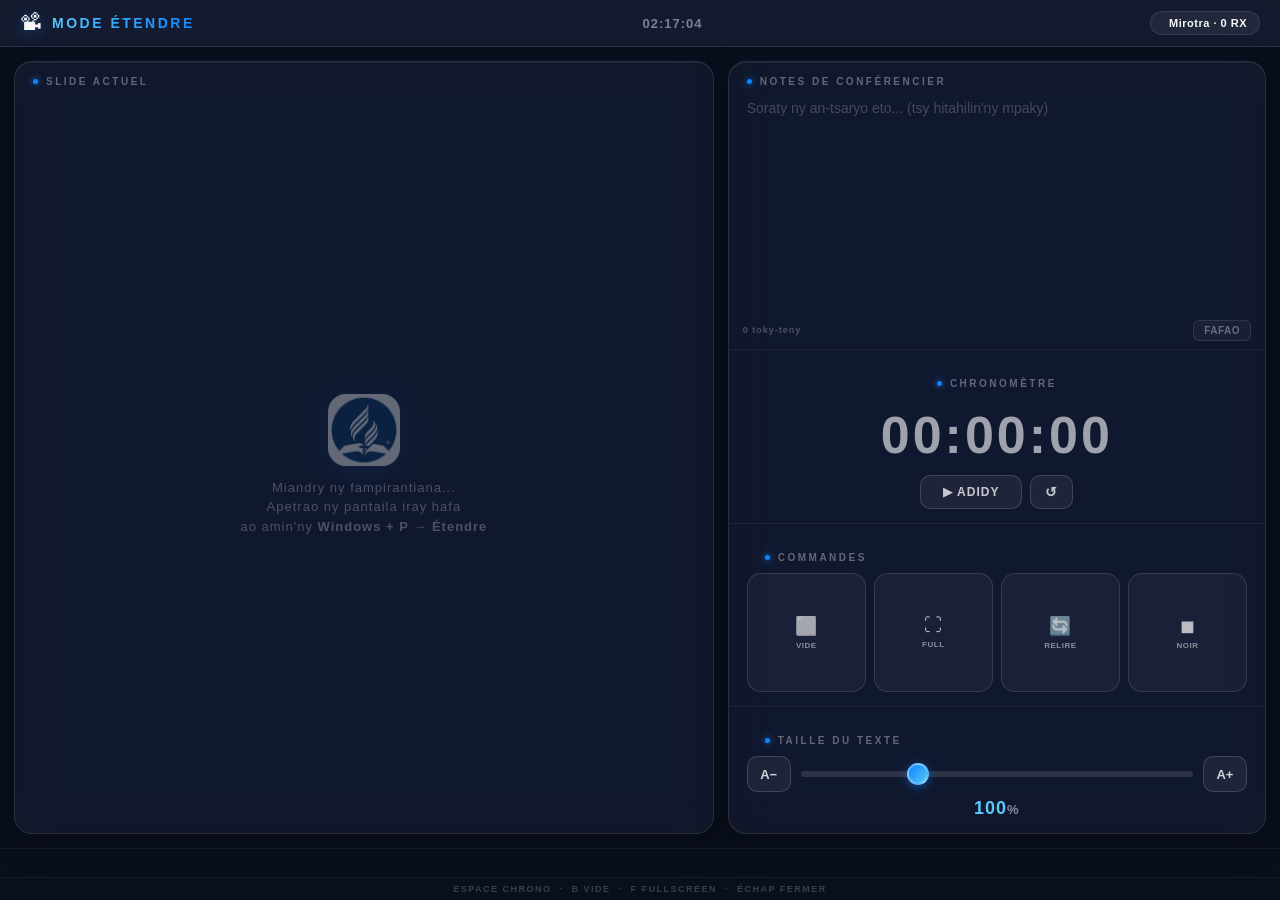
<file: presenter.html>
<!DOCTYPE html>
<html lang="mg">
<head>
<meta charset="UTF-8">
<meta name="viewport" content="width=device-width, initial-scale=1.0">
<title>Mode Étendre — Media SDA Ambolokandrina</title>
<style>
*{margin:0;padding:0;box-sizing:border-box}
html,body{height:100%;background:#0A0F1E;color:rgba(255,255,255,.97);font-family:-apple-system,BlinkMacSystemFont,'SF Pro Display','Helvetica Neue',sans-serif;overflow:hidden;-webkit-font-smoothing:antialiased}
#app{display:flex;flex-direction:column;height:100vh}

/* ═══ HEADER ═══ */
#hdr{display:flex;align-items:center;justify-content:space-between;padding:10px 20px;background:rgba(255,255,255,.05);border-bottom:1px solid rgba(255,255,255,.1);backdrop-filter:blur(24px) saturate(180%);-webkit-backdrop-filter:blur(24px) saturate(180%);flex-shrink:0}
.hdr-left{display:flex;align-items:center;gap:10px}
.hdr-icon{font-size:22px;filter:drop-shadow(0 2px 8px rgba(10,132,255,.4))}
.hdr-title{font-size:14px;font-weight:800;letter-spacing:2.5px;text-transform:uppercase;background:linear-gradient(135deg,#5AC8FA,#0A84FF);-webkit-background-clip:text;-webkit-text-fill-color:transparent}
.hdr-clock{font-size:13px;font-weight:600;color:rgba(255,255,255,.45);letter-spacing:1px;font-variant-numeric:tabular-nums}
.hdr-right{display:flex;align-items:center;gap:10px}
.status-pill{display:flex;align-items:center;gap:6px;padding:5px 12px;border-radius:999px;background:rgba(255,255,255,.06);border:1px solid rgba(255,255,255,.1);font-size:11px;font-weight:600;letter-spacing:.5px}
.status-dot{width:7px;height:7px;border-radius:50%;background:#34C759;box-shadow:0 0 8px #34C759;transition:all .3s}
.status-dot.off{background:#FF9F0A;box-shadow:0 0 8px #FF9F0A;animation:pulse 1.5s ease infinite}
@keyframes pulse{0%,100%{opacity:1}50%{opacity:.5}}

/* ═══ MAIN GRID ═══ */
#main{display:grid;grid-template-columns:1.3fr 1fr;gap:14px;flex:1;padding:14px;min-height:0}

/* ═══ PANELS ═══ */
.panel{background:rgba(255,255,255,.04);border:1px solid rgba(255,255,255,.1);border-radius:18px;backdrop-filter:blur(20px) saturate(160%);-webkit-backdrop-filter:blur(20px) saturate(160%);display:flex;flex-direction:column;overflow:hidden;box-shadow:0 8px 32px rgba(0,0,0,.25),inset 0 1px 0 rgba(255,255,255,.06)}
.panel-hdr{font-size:10px;font-weight:800;letter-spacing:2.5px;text-transform:uppercase;color:rgba(255,255,255,.35);padding:14px 18px 10px;display:flex;align-items:center;gap:8px}
.panel-hdr .dot{width:5px;height:5px;border-radius:50%;background:#0A84FF;box-shadow:0 0 6px #0A84FF}

/* ═══ PREVIEW ═══ */
.preview-area{flex:1;display:flex;align-items:center;justify-content:center;padding:16px;min-height:0;position:relative}
.preview-empty{text-align:center;color:rgba(255,255,255,.25);display:flex;flex-direction:column;align-items:center;gap:12px}
.preview-logo{width:72px;height:72px;border-radius:18px;overflow:hidden;opacity:.35;box-shadow:0 4px 20px rgba(10,132,255,.3)}
.preview-logo img{width:100%;height:100%;object-fit:cover;display:block}
.preview-empty p{font-size:13px;letter-spacing:1px;line-height:1.5}
.preview-content{width:100%;max-height:100%;overflow:auto;padding:4px}
.preview-content::-webkit-scrollbar{width:3px}
.preview-content::-webkit-scrollbar-thumb{background:rgba(255,255,255,.15);border-radius:2px}
.prev-badge{display:inline-block;padding:4px 12px;border-radius:999px;background:rgba(10,132,255,.15);border:1px solid rgba(10,132,255,.3);font-size:10px;font-weight:700;letter-spacing:1.5px;text-transform:uppercase;color:#5AC8FA;margin-bottom:10px}
.prev-title{font-size:clamp(22px,3vw,32px);font-weight:900;letter-spacing:-.5px;line-height:1.2;margin-bottom:8px;color:#fff}
.prev-subtitle{font-size:15px;font-weight:700;letter-spacing:1.5px;text-transform:uppercase;color:#5AC8FA;margin-bottom:14px}
.prev-body{font-size:clamp(15px,1.8vw,20px);line-height:1.65;color:rgba(255,255,255,.85);white-space:pre-wrap;word-break:break-word}
.prev-body.split{text-align:left;max-width:900px}

/* ═══ SIDE PANEL ═══ */
.side-panel{display:flex;flex-direction:column;gap:0;min-height:0}

/* ═══ NOTES ═══ */
.notes-section{flex:1;display:flex;flex-direction:column;min-height:0;border-bottom:1px solid rgba(255,255,255,.06)}
#notesArea{flex:1;background:transparent;border:none;color:rgba(255,255,255,.88);font-size:14px;line-height:1.65;padding:0 18px 8px;resize:none;outline:none;font-family:inherit;min-height:60px}
#notesArea::placeholder{color:rgba(255,255,255,.22)}
.notes-bar{display:flex;align-items:center;justify-content:space-between;padding:4px 14px 8px}
.notes-bar span{font-size:9px;font-weight:600;color:rgba(255,255,255,.25);letter-spacing:1px}
.btn-tiny{padding:4px 10px;border-radius:6px;border:1px solid rgba(255,255,255,.1);background:rgba(255,255,255,.04);color:rgba(255,255,255,.35);font-size:10px;font-weight:600;cursor:pointer;letter-spacing:.5px;transition:all .2s}
.btn-tiny:hover{background:rgba(255,59,48,.15);border-color:rgba(255,59,48,.3);color:rgba(255,59,48,.8)}

/* ═══ TIMER ═══ */
.timer-section{padding:14px 18px;border-bottom:1px solid rgba(255,255,255,.06);text-align:center}
.timer-big{font-size:clamp(36px,5vw,52px);font-weight:900;font-variant-numeric:tabular-nums;letter-spacing:3px;margin:6px 0 10px;color:rgba(255,255,255,.6);transition:color .3s,text-shadow .3s}
.timer-big.running{color:#34C759;text-shadow:0 0 24px rgba(52,199,89,.4)}
.timer-btns{display:flex;gap:8px;justify-content:center}
.btn-timer{padding:8px 22px;border-radius:10px;border:1px solid rgba(255,255,255,.15);background:rgba(255,255,255,.06);color:rgba(255,255,255,.75);font-size:12px;font-weight:700;cursor:pointer;transition:all .2s;letter-spacing:1px}
.btn-timer:hover{background:rgba(10,132,255,.2);border-color:rgba(10,132,255,.4)}
.btn-timer.active{background:rgba(52,199,89,.2);border-color:rgba(52,199,89,.4);color:#34C759}
.btn-reset{padding:8px 14px;font-size:14px}

/* ═══ CONTROLS ═══ */
.controls-section{padding:14px 18px}
.controls-grid{display:grid;grid-template-columns:repeat(4,1fr);gap:8px}
.ctrl-btn{aspect-ratio:1;border-radius:14px;border:1px solid rgba(255,255,255,.12);background:rgba(255,255,255,.04);color:rgba(255,255,255,.7);font-size:18px;cursor:pointer;transition:all .2s cubic-bezier(.34,1.56,.64,1);display:flex;flex-direction:column;align-items:center;justify-content:center;gap:4px}
.ctrl-btn:hover{background:rgba(10,132,255,.2);border-color:rgba(10,132,255,.4);transform:scale(1.06)}
.ctrl-btn:active{transform:scale(.92)}
.ctrl-btn.active{background:rgba(255,59,48,.2);border-color:rgba(255,59,48,.4);color:#FF453A}
.ctrl-btn span{font-size:8px;font-weight:700;letter-spacing:.5px;text-transform:uppercase;color:inherit;opacity:.7}

/* ═══ FONT SIZE ═══ */
.fontsize-section{padding:14px 18px;border-top:1px solid rgba(255,255,255,.06)}
.fs-row{display:flex;align-items:center;gap:10px}
.fs-btn{
  width:44px;height:36px;border-radius:10px;border:1px solid rgba(255,255,255,.15);
  background:rgba(255,255,255,.06);color:rgba(255,255,255,.8);font-size:13px;font-weight:800;
  cursor:pointer;transition:all .2s cubic-bezier(.34,1.56,.64,1);flex-shrink:0;
  display:flex;align-items:center;justify-content:center;
}
.fs-btn:hover{background:rgba(10,132,255,.25);border-color:rgba(10,132,255,.5);transform:scale(1.08)}
.fs-btn:active{transform:scale(.9)}
.fs-slider-wrap{flex:1;display:flex;align-items:center}
.fs-slider{
  -webkit-appearance:none;appearance:none;width:100%;height:6px;border-radius:3px;
  background:rgba(255,255,255,.12);outline:none;cursor:pointer;
}
.fs-slider::-webkit-slider-thumb{
  -webkit-appearance:none;appearance:none;width:22px;height:22px;border-radius:50%;
  background:linear-gradient(135deg,#0A84FF,#5AC8FA);border:2px solid rgba(255,255,255,.3);
  box-shadow:0 2px 10px rgba(10,132,255,.5);cursor:pointer;
  transition:transform .2s cubic-bezier(.34,1.56,.64,1);
}
.fs-slider::-webkit-slider-thumb:hover{transform:scale(1.15)}
.fs-slider::-moz-range-thumb{
  width:22px;height:22px;border-radius:50%;border:2px solid rgba(255,255,255,.3);
  background:linear-gradient(135deg,#0A84FF,#5AC8FA);box-shadow:0 2px 10px rgba(10,132,255,.5);cursor:pointer;
}
.fs-value{
  text-align:center;font-size:13px;font-weight:800;color:rgba(255,255,255,.5);
  letter-spacing:1px;margin-top:6px;
}
.fs-value span{color:#5AC8FA;font-size:18px}

/* ═══ HISTORY ═══ */
.history-section{padding:10px 18px;border-top:1px solid rgba(255,255,255,.06);flex-shrink:0}
.history-bar{display:flex;gap:6px;overflow-x:auto;padding:4px 0}
.history-bar::-webkit-scrollbar{height:2px}
.history-bar::-webkit-scrollbar-thumb{background:rgba(255,255,255,.12);border-radius:1px}
.h-item{flex-shrink:0;padding:5px 12px;border-radius:8px;background:rgba(255,255,255,.04);border:1px solid rgba(255,255,255,.08);font-size:10px;font-weight:600;color:rgba(255,255,255,.4);max-width:140px;overflow:hidden;text-overflow:ellipsis;white-space:nowrap;transition:all .2s}
.h-item.current{background:rgba(10,132,255,.15);border-color:rgba(10,132,255,.35);color:#5AC8FA}

/* ═══ FOOTER ═══ */
#ftr{padding:6px 20px;border-top:1px solid rgba(255,255,255,.06);flex-shrink:0;display:flex;justify-content:center}
.shortcuts{font-size:9px;font-weight:700;color:rgba(255,255,255,.2);letter-spacing:1.5px;text-transform:uppercase}

/* ═══ RESPONSIVE ═══ */
@media(max-width:1100px){
  #main{grid-template-columns:1fr;grid-template-rows:1fr 1fr}
  .side-panel{flex-direction:row;flex-wrap:wrap}
  .notes-section{flex:1;min-width:200px;border-bottom:none;border-right:1px solid rgba(255,255,255,.06)}
  .timer-section,.controls-section{flex:1;min-width:180px}
}
@media(max-width:600px){
  #hdr{padding:8px 12px}
  .hdr-title{font-size:11px;letter-spacing:1.5px}
  .hdr-clock{display:none}
  #main{padding:8px;gap:8px}
  .panel-hdr{padding:10px 12px 6px;font-size:9px}
  .prev-title{font-size:18px}
  .timer-big{font-size:28px}
  .controls-grid{grid-template-columns:repeat(3,1fr)}
}
</style>
</head>
<body>
<div id="app">
  <header id="hdr">
    <div class="hdr-left">
      <span class="hdr-icon">📽</span>
      <span class="hdr-title">Mode Étendre</span>
    </div>
    <div class="hdr-clock" id="clockDisplay"></div>
    <div class="hdr-right">
      <div class="status-pill">
        <span class="status-dot off" id="statusDot"></span>
        <span id="statusText">Mampandray...</span>
      </div>
    </div>
  </header>

  <main id="main">
    <section class="panel preview-panel">
      <div class="panel-hdr"><span class="dot"></span>SLIDE ACTUEL</div>
      <div class="preview-area" id="previewArea">
        <div class="preview-empty" id="previewEmpty">
          <div class="preview-logo"><img src="logoslide.png" alt="SDA"></div>
          <p>Miandry ny fampirantiana...<br>Apetrao ny pantaila iray hafa<br>ao amin'ny <b>Windows + P → Étendre</b></p>
        </div>
        <div class="preview-content" id="previewContent" style="display:none">
          <div class="prev-badge" id="prevBadge">SLIDE</div>
          <div class="prev-title" id="prevTitle"></div>
          <div class="prev-subtitle" id="prevSubtitle"></div>
          <div class="prev-body" id="prevBody"></div>
        </div>
      </div>
    </section>

    <section class="panel side-panel">
      <div class="notes-section">
        <div class="panel-hdr"><span class="dot"></span>NOTES DE CONFÉRENCIER</div>
        <textarea id="notesArea" placeholder="Soraty ny an-tsaryo eto... (tsy hitahilin'ny mpaky)"></textarea>
        <div class="notes-bar">
          <span id="notesCount">0 toky-teny</span>
          <button class="btn-tiny" onclick="clearNotes()">FAFAO</button>
        </div>
      </div>

      <div class="timer-section">
        <div class="panel-hdr" style="justify-content:center"><span class="dot"></span>CHRONOMÈTRE</div>
        <div class="timer-big" id="timerBig">00:00:00</div>
        <div class="timer-btns">
          <button class="btn-timer" id="timerToggle" onclick="toggleTimer()">▶ ADIDY</button>
          <button class="btn-timer btn-reset" onclick="resetTimer()">↺</button>
        </div>
      </div>

      <div class="controls-section">
        <div class="panel-hdr"><span class="dot"></span>COMMANDES</div>
        <div class="controls-grid">
          <button class="ctrl-btn" id="btnBlank" onclick="blankScreen()" title="Écran vide (B)">⬜<span>Vide</span></button>
          <button class="ctrl-btn" onclick="goFullscreen()" title="Plein écran (F)">⛶<span>Full</span></button>
          <button class="ctrl-btn" onclick="reconnect()" title="Reconnecter projecteur">🔄<span>Relire</span></button>
          <button class="ctrl-btn" onclick="sendBlack()" title="Envoi noir total">◼<span>Noir</span></button>
        </div>
      </div>

      <div class="fontsize-section">
        <div class="panel-hdr"><span class="dot"></span>TAILLE DU TEXTE</div>
        <div class="fs-row">
          <button class="fs-btn" onclick="changeFontSize(-1)" title="Réduire (−)">A−</button>
          <div class="fs-slider-wrap">
            <input type="range" id="fsSlider" min="60" max="200" value="100" class="fs-slider" oninput="setFontSize(this.value)">
          </div>
          <button class="fs-btn fs-btn-plus" onclick="changeFontSize(1)" title="Agrandir (+)">A+</button>
        </div>
        <div class="fs-value"><span id="fsValue">100</span>%</div>
      </div>
    </section>
  </main>

  <div class="history-section">
    <div class="history-bar" id="historyBar"></div>
  </div>

  <footer id="ftr">
    <div class="shortcuts">ESPACE Chrono &nbsp;·&nbsp; B Vide &nbsp;·&nbsp; F Fullscreen &nbsp;·&nbsp; ÉCHAP Fermer</div>
  </footer>
</div>

<script>
var _pendMsgs=[];
window.renderProjector=function(msg){_pendMsgs.push(msg)};

/* ═══ SDAProjector bridge — projector.html polls pull() ═══ */
var _presLastMsg=null;
var _presLastMsgId=0;
window.SDAProjector={
  pull:function(){return _presLastMsg},
  send:function(m){if(m&&typeof m==='object'){m._t=Date.now();m._id=++_presLastMsgId;_presLastMsg=m}},
  show:function(opts){
    var p={type:'content',payload:{title:opts.title||'',subtitle:opts.subtitle||'',body:opts.body||'',html:opts.html||'',split:!!opts.split,bg:opts.bg||'',signature:opts.signature}};
    this.send(p);
  },
  clear:function(){this.send({type:'clear'})},
  capture:function(){},
  isOpen:function(){return true},
  getMode:function(){return 'extend'}
};

(function(){
  /* ═══ STATE ═══ */
  var state={
    current:null,
    history:[],
    timerOn:false,
    timerSec:0,
    timerIV:null,
    msgCount:0,
    lastSync:null,
    notes:{}
  };

  /* ═══ DOM REFS ═══ */
  var $=function(id){return document.getElementById(id)};
  var previewEmpty=$('previewEmpty'),previewContent=$('previewContent');
  var prevBadge=$('prevBadge'),prevTitle=$('prevTitle'),prevSubtitle=$('prevSubtitle'),prevBody=$('prevBody');
  var timerBig=$('timerBig'),timerToggle=$('timerToggle');
  var statusDot=$('statusDot'),statusText=$('statusText');
  var notesArea=$('notesArea'),notesCount=$('notesCount');
  var historyBar=$('historyBar'),clockDisplay=$('clockDisplay');

  /* ═══ CLOCK ═══ */
  function updateClock(){
    var d=new Date();
    clockDisplay.textContent=(d.getHours()<10?'0':'')+d.getHours()+':'+(d.getMinutes()<10?'0':'')+d.getMinutes()+':'+(d.getSeconds()<10?'0':'')+d.getSeconds();
  }
  setInterval(updateClock,1000);updateClock();

  /* ═══ PROJECTOR WINDOW ═══ */
  var projWin=null;
  function openProjector(){
    if(projWin&&!projWin.closed){projWin.focus();return;}
    var w=Math.round(screen.width*.5),h=Math.round(screen.height*.85);
    var left=screen.width-w;
    try{
      projWin=window.open('projector.html?v=7','sda_proj_display',
        'width='+w+',height='+h+',left='+left+',top=0,menubar=no,toolbar=no,location=no,status=no');
    }catch(e){projWin=null}
    if(!projWin) projWin=window.open('projector.html?v=7','_blank');
    updateStatus();
  }

  function forwardToProjector(msg){
    if(projWin&&!projWin.closed){
      try{projWin.postMessage({type:'sda_proj',data:msg},'*')}catch(e){}
      try{projWin.renderProjector(msg);return}catch(e){}
    }
    /* fallback: write to localStorage so projector can poll it */
    try{localStorage.setItem('sda_projector_ls',JSON.stringify(msg))}catch(e){}
  }

  /* ═══ RECEIVE FROM MAIN PAGE ═══ */
  window.renderProjector=function(msg){
    if(!msg||typeof msg!=='object')return;
    _presLastMsg=msg;
    state.msgCount++;
    state.lastSync=new Date();

    if(msg.type==='content'){
      state.current=msg.payload;
      state.history.push(msg.payload);
      if(state.history.length>30)state.history.shift();
      updatePreview(msg.payload);
      updateHistory();
      showNotesForContent();
    }else if(msg.type==='clear'){
      state.current=null;
      updatePreview(null);
    }
    forwardToProjector(msg);
    updateStatus();
  };
  _pendMsgs.forEach(function(m){try{window.renderProjector(m)}catch(e){}});_pendMsgs=null;

  var bc=null;
  try{bc=new BroadcastChannel('sda_projector')}catch(e){bc=null}
  if(bc){
    bc.onmessage=function(e){
      var d=e.data;
      if(d&&d.type!=='pong'&&d.type!=='pong-request') window.renderProjector(d);
    };
  }
  window.addEventListener('storage',function(e){
    if(e.key==='sda_projector_ls'){
      try{window.renderProjector(JSON.parse(e.newValue))}catch(err){}
    }
  });
  window.addEventListener('message',function(e){
    try{
      if(e.data&&e.data.type==='sda_proj'&&e.data.data){
        window.renderProjector(e.data.data);
      }
    }catch(err){}
  });

  /* ═══ PULL FROM OPENER ═══ */
  var _lastSeenOpenerId=0;
  setInterval(function(){
    try{
      var op=window.opener;
      if(op&&op.SDAProjector&&typeof op.SDAProjector.pull==='function'){
        var m=op.SDAProjector.pull();
        if(m&&m._id&&m._id!==_lastSeenOpenerId){
          _lastSeenOpenerId=m._id;
          window.renderProjector(m);
        }
      }
    }catch(e){}
  },800);

  /* ═══ PREVIEW ═══ */
  function updatePreview(payload){
    if(!payload||payload.clear){
      previewContent.style.display='none';
      previewEmpty.style.display='';
      return;
    }
    previewEmpty.style.display='none';
    previewContent.style.display='';

    var type=payload.type||'slide';
    prevBadge.textContent=type==='slide'?'SLIDE':type.toUpperCase();

    prevTitle.textContent=payload.title||'';
    prevTitle.style.display=payload.title?'':'none';

    prevSubtitle.textContent=payload.subtitle||'';
    prevSubtitle.style.display=payload.subtitle?'':'none';

    if(payload.html){
      prevBody.innerHTML=payload.html;
    }else{
      prevBody.textContent=payload.body||'';
    }
    prevBody.className='prev-body'+(payload.split?' split':'');
  }

  /* ═══ HISTORY ═══ */
  function updateHistory(){
    historyBar.innerHTML='';
    state.history.forEach(function(item,i){
      var el=document.createElement('div');
      el.className='h-item'+(i===state.history.length-1?' current':'');
      el.textContent=(item.title||item.type||'?').substring(0,28);
      el.title=item.title||item.body||'';
      historyBar.appendChild(el);
    });
    historyBar.scrollLeft=historyBar.scrollWidth;
  }

  /* ═══ STATUS ═══ */
  function updateStatus(){
    var ok=projWin&&!projWin.closed;
    statusDot.className=ok?'':'off';
    statusText.textContent=ok?'Mirotra · '+state.msgCount+' RX':'Tsy mifandray';
  }
  setInterval(function(){
    if(projWin&&projWin.closed){projWin=null}
    updateStatus();
  },2000);

  /* ═══ TIMER ═══ */
  function fmt(s){
    var h=Math.floor(s/3600),m=Math.floor((s%3600)/60),sec=s%60;
    return(h<10?'0':'')+h+':'+(m<10?'0':'')+m+':'+(sec<10?'0':'')+sec;
  }
  window.toggleTimer=function(){
    if(state.timerOn){
      clearInterval(state.timerIV);state.timerOn=false;
      timerToggle.textContent='▶ ADIDY';timerToggle.classList.remove('active');
      timerBig.classList.remove('running');
    }else{
      state.timerOn=true;
      timerToggle.textContent='⏸ OHFE';timerToggle.classList.add('active');
      timerBig.classList.add('running');
      state.timerIV=setInterval(function(){
        state.timerSec++;
        timerBig.textContent=fmt(state.timerSec);
      },1000);
    }
  };
  window.resetTimer=function(){
    clearInterval(state.timerIV);state.timerOn=false;state.timerSec=0;
    timerBig.textContent='00:00:00';
    timerToggle.textContent='▶ ADIDY';timerToggle.classList.remove('active');
    timerBig.classList.remove('running');
  };

  /* ═══ CONTROLS ═══ */
  window.blankScreen=function(){
    forwardToProjector({type:'clear'});
    var b=$('btnBlank');b.classList.toggle('active');
  };
  window.goFullscreen=function(){
    if(projWin&&!projWin.closed){
      try{projWin.document.documentElement.requestFullscreen()}catch(e){}
    }
  };
  window.sendBlack=function(){
    forwardToProjector({type:'content',payload:{html:'<div style="width:100vw;height:100vh;background:#000"></div>'}});
  };
  window.reconnect=function(){
    openProjector();
    setTimeout(function(){
      if(state.current) forwardToProjector({type:'content',payload:state.current});
      sendFontSize();
      try{
        var op=window.opener;
        if(op&&op.SDAProjector&&typeof op.SDAProjector.pull==='function'){
          var m=op.SDAProjector.pull();
          if(m)window.renderProjector(m);
        }
      }catch(e){}
  },250);
  };

  /* ═══ FONT SIZE ═══ */
  var fontSize=parseInt(localStorage.getItem('sda_proj_fontsize')||'100',10);
  var fsSlider=$('fsSlider'),fsValue=$('fsValue');
  function applyFontSize(){
    if(fsSlider)fsSlider.value=fontSize;
    if(fsValue)fsValue.textContent=fontSize;
    localStorage.setItem('sda_proj_fontsize',fontSize);
    sendFontSize();
  }
  function sendFontSize(){
    forwardToProjector({type:'fontSize',size:fontSize});
  }
  window.changeFontSize=function(d){
    fontSize=Math.max(60,Math.min(200,fontSize+d*10));
    applyFontSize();
  };
  window.setFontSize=function(v){
    fontSize=Math.max(60,Math.min(200,parseInt(v,10)||100));
    applyFontSize();
  };
  applyFontSize();

  /* ═══ NOTES ═══ */
  function noteKey(){
    if(!state.current)return'_general';
    return(state.current.title||'')||JSON.stringify(state.current).substring(0,60);
  }
  function loadNotes(){
    try{var s=localStorage.getItem('sda_presenter_notes');if(s)state.notes=JSON.parse(s)}catch(e){}
  }
  function saveNotes(){
    try{localStorage.setItem('sda_presenter_notes',JSON.stringify(state.notes))}catch(e){}
  }
  function showNotesForContent(){
    notesArea.value=state.notes[noteKey()]||'';
    updateNotesCount();
  }
  function updateNotesCount(){
    var w=(notesArea.value||'').trim().split(/\s+/).filter(Boolean).length;
    notesCount.textContent=w+' toky-teny';
  }
  notesArea.addEventListener('input',function(){
    state.notes[noteKey()]=notesArea.value;saveNotes();updateNotesCount();
  });
  window.clearNotes=function(){
    notesArea.value='';delete state.notes[noteKey()];saveNotes();updateNotesCount();
  };

  /* ═══ KEYBOARD ═══ */
  document.addEventListener('keydown',function(e){
    if(e.target.tagName==='TEXTAREA'||e.target.tagName==='INPUT')return;
    switch(e.key){
      case ' ':e.preventDefault();toggleTimer();break;
      case 'b':case 'B':blankScreen();break;
      case 'f':case 'F':goFullscreen();break;
      case 'Escape':window.close();break;
    }
  });

  /* ═══ RE-SEND PERIODIC ═══ */
  setInterval(function(){
    if(projWin&&!projWin.closed&&state.current){
      forwardToProjector({type:'content',payload:state.current});
    }
  },5000);

  /* ═══ INIT ═══ */
  loadNotes();openProjector();
  setTimeout(function(){
    try{
      var op=window.opener;
      if(op&&op.SDAProjector&&typeof op.SDAProjector.pull==='function'){
        var m=op.SDAProjector.pull();
        if(m)window.renderProjector(m);
      }
    }catch(e){}
  },600);
})();
</script>
<script src="alpine.min.js"></script>
<script src="voice-search.js"></script>
</body>
</html>
</file>
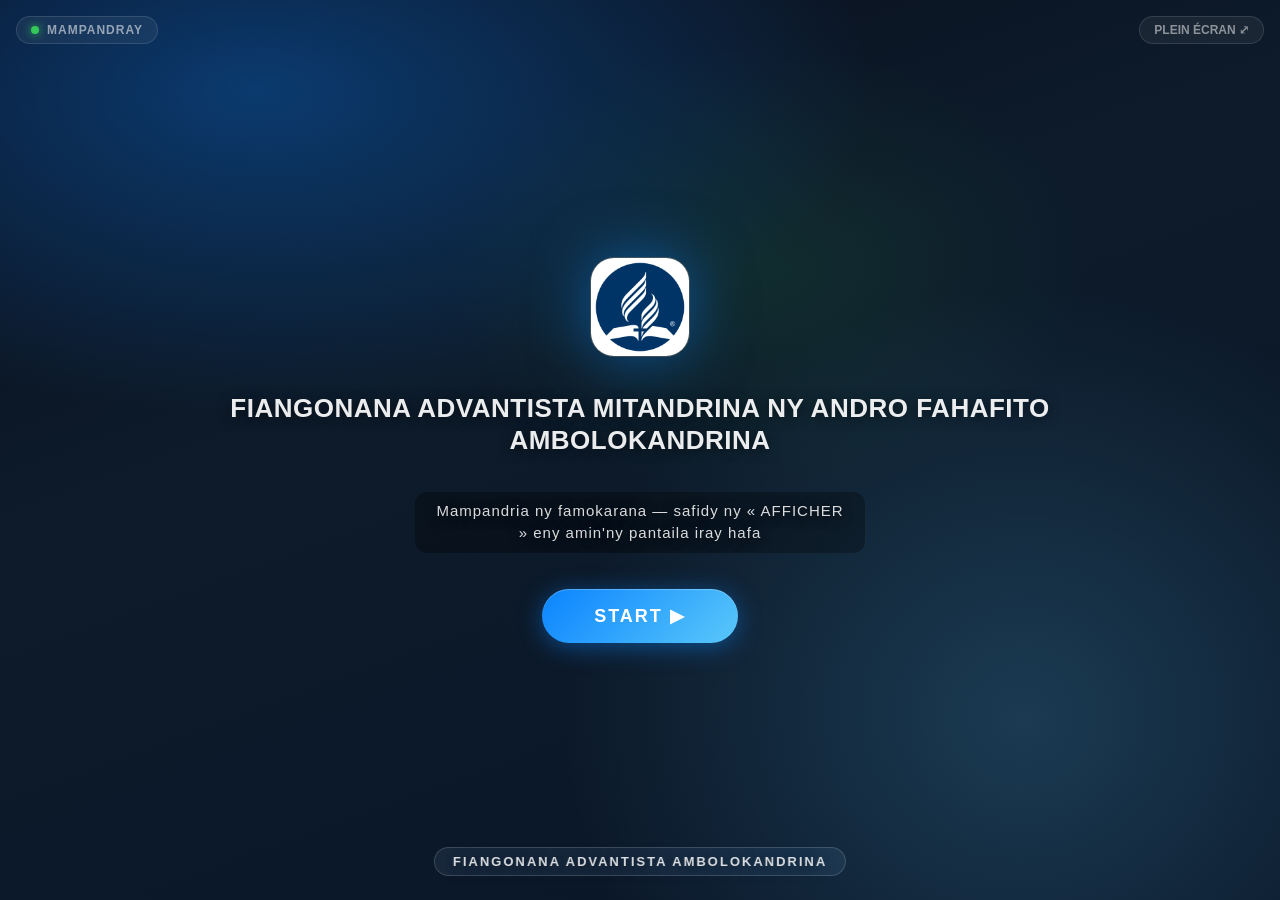
<file: projector.html>
<!DOCTYPE html>
<html lang="mg">
<head>
<meta charset="UTF-8">
<meta name="viewport" content="width=device-width, initial-scale=1.0, viewport-fit=cover">
<title>Projection — Media SDA Ambolokandrina</title>
<meta name="theme-color" content="#000000">
<link rel="preconnect" href="https://fonts.googleapis.com">
<link href="https://fonts.googleapis.com/css2?family=Lora:ital,wght@0,400;0,600;0,700;1,400;1,600;1,700&display=swap" rel="stylesheet">
<style>
  *{margin:0;padding:0;box-sizing:border-box}
  :root{
    --bg:#0A0F1E;--blue:#0A84FF;--teal:#5AC8FA;--gold:#FFD700;
    --text:rgba(255,255,255,.97);--text2:rgba(255,255,255,.65);
    --glass:rgba(255,255,255,.12);--glass-border:rgba(255,255,255,.25);
    --font-ui:-apple-system,BlinkMacSystemFont,'SF Pro Display','Helvetica Neue',sans-serif;
    --font-bible:'Lora',Georgia,'Times New Roman',serif;
    --text-scale:1;
  }
  html,body{height:100%;width:100%;background:#000;overflow:hidden;
    font-family:var(--font-ui);color:var(--text);-webkit-font-smoothing:antialiased}

  /* ═══ BACKGROUND ═══ */
  #stage{
    position:fixed;inset:0;display:flex;flex-direction:column;align-items:center;justify-content:center;
    padding:4vh 5vw;text-align:center;z-index:1;
    background:
      radial-gradient(ellipse 80% 60% at 20% 10%,rgba(10,132,255,.35) 0%,transparent 60%),
      radial-gradient(ellipse 60% 80% at 80% 80%,rgba(90,200,250,.2) 0%,transparent 60%),
      radial-gradient(ellipse 50% 50% at 60% 30%,rgba(52,199,89,.1) 0%,transparent 50%),
      linear-gradient(160deg,#0A0F1E 0%,#0D1B2A 40%,#0A1628 100%);
    animation:bgPulse 12s ease-in-out infinite alternate;
    transition:background .6s ease;
  }
  @keyframes bgPulse{
    0%{filter:hue-rotate(0deg) brightness(1)}
    50%{filter:hue-rotate(10deg) brightness(1.05)}
    100%{filter:hue-rotate(-5deg) brightness(.98)}
  }
  #stage.bg-off{animation:none;filter:none}
  #stage.has-bg{background-size:cover;background-position:center;background-repeat:no-repeat;animation:none}
  #stage.has-bg::before{content:'';position:absolute;inset:0;background:rgba(0,0,0,.45);pointer-events:none}

  /* ═══ EMPTY STATE ═══ */
  #empty{position:relative;z-index:2;display:flex;flex-direction:column;align-items:center;justify-content:center;text-align:center}
  #empty .e-logo{width:100px;height:100px;border-radius:24px;overflow:hidden;margin-bottom:28px;
    box-shadow:0 0 60px rgba(10,132,255,.5);animation:logoPulse 2s ease-in-out infinite;border:1px solid rgba(255,255,255,.2)}
  #empty .e-logo img{width:100%;height:100%;object-fit:cover;display:block}
  #empty h1{
    font-size:clamp(19px,4vw,26px);font-weight:900;font-style:normal;text-align:center;line-height:1.2;letter-spacing:.5px;margin:0 0 28px;
    color:rgba(255,255,255,.92);text-transform:uppercase;text-shadow:0 2px 12px rgba(0,0,0,.5);
    padding:8px 14px;border-radius:12px;max-width:90vw;
  }
  #empty p{
    font-size:15px;color:rgba(255,255,255,.85);text-align:center;position:relative;z-index:1;
    letter-spacing:1px;margin-bottom:36px;max-width:450px;line-height:1.5;
    text-shadow:0 2px 12px rgba(0,0,0,.8);background:rgba(0,0,0,.3);padding:8px 20px;border-radius:12px;
  }
  #empty .e-btn{
    padding:16px 52px;border-radius:999px;border:none;cursor:pointer;
    background:linear-gradient(135deg,#0A84FF,#5AC8FA);color:#fff;font-size:18px;font-weight:700;letter-spacing:2px;
    transition:transform .25s cubic-bezier(.34,1.56,.64,1),box-shadow .3s;
    box-shadow:0 4px 24px rgba(10,132,255,.45),inset 0 1px 0 rgba(255,255,255,.25);
    position:relative;z-index:1;backdrop-filter:blur(10px);
  }
  #empty .e-btn:hover{transform:scale(1.07) translateY(-2px);box-shadow:0 12px 40px rgba(10,132,255,.55)}
  #empty .e-btn:active{transform:scale(.95)}
  @keyframes logoPulse{
    0%,100%{transform:scale(1) translateY(0);box-shadow:0 0 60px rgba(10,132,255,.5),inset 0 1px 0 rgba(255,255,255,.15)}
    50%{transform:scale(1.05) translateY(-4px);box-shadow:0 8px 80px rgba(10,132,255,.7),inset 0 1px 0 rgba(255,255,255,.25)}
  }

  /* ═══ VERSE CARD (Bible) ═══ */
  #verseCard{
    position:relative;z-index:2;display:none;flex-direction:column;align-items:center;justify-content:center;
    background:rgba(0,0,0,.6);
    border:2px solid rgba(255,215,0,.3);border-radius:20px;
    padding:calc(60px * var(--text-scale));
    width:fit-content;min-width:200px;max-width:95vw;
    backdrop-filter:blur(24px);-webkit-backdrop-filter:blur(24px);
    box-shadow:0 24px 80px rgba(0,0,0,.6),inset 0 1px 0 rgba(255,255,255,.08);
    animation:cardFluid .55s cubic-bezier(.22,1.2,.36,1) both;
    will-change:transform,opacity,filter;
    transition:padding .3s ease;
  }
  @keyframes cardFluid{
    0%{opacity:0;transform:scale(0.88) translateY(24px);filter:blur(14px)}
    40%{opacity:.7;filter:blur(4px)}
    100%{opacity:1;transform:none;filter:blur(0)}
  }
  .v-ref{
    font-size:calc(18px * var(--text-scale));font-weight:800;letter-spacing:3px;text-transform:uppercase;
    color:var(--gold);margin-bottom:calc(32px * var(--text-scale));
    text-shadow:0 2px 12px rgba(255,215,0,.3);
    animation:fadeUpFluid .5s .05s cubic-bezier(.22,1.2,.36,1) both;
  }
  .v-text{
    font-family:var(--font-bible);font-size:calc(52px * var(--text-scale));line-height:1.6;
    font-style:italic;font-weight:600;color:#fff;text-align:center;
    text-shadow:0 2px 8px rgba(0,0,0,.9),0 4px 20px rgba(0,0,0,.5);
    white-space:pre-wrap;max-width:100%;
    animation:fadeUpFluid .6s .1s cubic-bezier(.22,1.2,.36,1) both;
  }
  .v-text .verse-num-sup{font-size:calc(24px * var(--text-scale));font-weight:800;color:var(--blue);vertical-align:super;line-height:0;margin-right:4px;font-family:var(--font-ui);font-style:normal}

  /* ═══ HYMN CARD ═══ */
  #hymnCard{
    position:relative;z-index:2;display:none;flex-direction:column;align-items:center;justify-content:center;
    background:rgba(0,0,0,.75);
    border:2px solid rgba(255,215,0,.35);border-radius:20px;
    padding:calc(48px * var(--text-scale));
    width:fit-content;min-width:200px;max-width:95vw;
    min-height:calc(200px * var(--text-scale));
    animation:cardFluid .55s cubic-bezier(.22,1.2,.36,1) both;
    will-change:transform,opacity,filter;
    transition:padding .3s ease;
  }
  .h-num{
    display:inline-block;font-size:calc(14px * var(--text-scale));font-weight:800;letter-spacing:2px;text-transform:uppercase;
    color:var(--gold);padding:calc(6px * var(--text-scale)) calc(18px * var(--text-scale));border-radius:20px;margin-bottom:calc(24px * var(--text-scale));
    background:rgba(255,215,0,.18);border:2px solid rgba(255,215,0,.5);
    animation:numPopFluid .5s cubic-bezier(.34,1.56,.64,1) both;
  }
  @keyframes numPopFluid{
    0%{opacity:0;transform:scale(.5);filter:blur(6px)}
    50%{opacity:.9;filter:blur(1px)}
    100%{opacity:1;transform:scale(1);filter:blur(0)}
  }
  .h-title{
    font-size:calc(15px * var(--text-scale));font-weight:700;letter-spacing:1px;margin-bottom:calc(24px * var(--text-scale));
    background:linear-gradient(135deg,#fff 0%,rgba(90,200,250,.9) 100%);
    -webkit-background-clip:text;-webkit-text-fill-color:transparent;
    animation:fadeUpFluid .5s .05s cubic-bezier(.22,1.2,.36,1) both;
  }
  .h-text{
    font-family:var(--font-ui);font-size:calc(56px * var(--text-scale));line-height:1.55;font-weight:700;
    color:#fff;white-space:pre-line;text-align:center;
    text-shadow:0 2px 10px rgba(0,0,0,.8),0 4px 24px rgba(0,0,0,.5);
    animation:fadeUpFluid .6s .1s cubic-bezier(.22,1.2,.36,1) both;
    position:relative;z-index:2;
  }
  .h-img-overlay{
    position:absolute;inset:0;display:none;
    background:linear-gradient(180deg,rgba(0,0,0,.1) 0%,rgba(0,0,0,.5) 40%,rgba(0,0,0,.85) 100%);
    border-radius:inherit;z-index:1;
  }
  .h-img-overlay.show{display:block}

  /* ═══ GENERIC CONTENT ═══ */
  #contentCard{
    position:relative;z-index:2;display:none;flex-direction:column;align-items:center;justify-content:center;
    width:fit-content;min-width:200px;max-width:95vw;
    animation:cardFluid .55s cubic-bezier(.22,1.2,.36,1) both;
    will-change:transform,opacity,filter;
  }
  .c-title{
    font-size:clamp(calc(16px * var(--text-scale)),2.5vw,calc(24px * var(--text-scale)));font-weight:900;letter-spacing:-.5px;line-height:1.12;
    margin-bottom:calc(12px * var(--text-scale));text-shadow:0 4px 40px rgba(0,0,0,.9),0 2px 10px rgba(0,0,0,.8);
    animation:fadeUpFluid .5s cubic-bezier(.22,1.2,.36,1) both;
  }
  .c-subtitle{
    font-size:clamp(calc(13px * var(--text-scale)),1.8vw,calc(18px * var(--text-scale)));font-weight:700;letter-spacing:2px;text-transform:uppercase;
    color:var(--teal);text-shadow:0 3px 24px rgba(0,0,0,.8);margin-bottom:calc(16px * var(--text-scale));
    animation:fadeUpFluid .5s .05s cubic-bezier(.22,1.2,.36,1) both;
  }
  .c-body{
    font-size:clamp(calc(24px * var(--text-scale)),4vw,calc(48px * var(--text-scale)));font-weight:600;line-height:1.55;
    text-shadow:0 3px 30px rgba(0,0,0,.85);white-space:pre-wrap;text-align:center;max-width:100%;
    animation:fadeUpFluid .6s .1s cubic-bezier(.22,1.2,.36,1) both;
  }
  .c-body.split{text-align:left}

  /* ═══ SLIDE HOST ═══ */
  #slideHost{position:fixed;inset:0;z-index:2;display:none}
  #slideHost .slide{
    position:absolute;inset:0;z-index:1;
    display:flex;flex-direction:column;align-items:center;justify-content:center;
    background-size:cover;background-position:center;background-repeat:no-repeat;
    padding:40px 24px;text-align:center;
  }
  #slideHost .slide h1{
    font-family:var(--font-ui);font-size:clamp(52px,8vw,96px);font-weight:900;letter-spacing:-1px;
    line-height:1.15;margin-bottom:16px;color:#fff;
    text-shadow:0 4px 32px rgba(0,0,0,.9),0 2px 8px rgba(0,0,0,.8),0 0 80px rgba(0,0,0,.5);
    background:rgba(0,0,0,.45);padding:10px 28px;border-radius:16px;display:inline-block;
    -webkit-text-stroke:1.5px rgba(0,0,0,.3);
    animation:textFloat 3s ease-in-out infinite;
    font-family:var(--font-ui);
  }
  #slideHost .slide .sub,#slideHost .slide .sub{
    font-size:clamp(26px,3.5vw,44px);font-weight:700;letter-spacing:3px;text-transform:uppercase;
    color:#fff;text-shadow:0 3px 20px rgba(0,0,0,.8),0 2px 6px rgba(0,0,0,.7);
    background:rgba(0,0,0,.4);padding:8px 20px;border-radius:12px;display:inline-block;
    -webkit-text-stroke:.5px rgba(0,0,0,.2);
    animation:textFloat 3s ease-in-out .3s infinite;
  }
  @keyframes textFloat{0%,100%{transform:translateY(0);opacity:1}50%{transform:translateY(-6px);opacity:.92}}
  #slideHost .slide-content{
    position:relative;z-index:2;display:flex;flex-direction:column;align-items:center;
    justify-content:center;width:100%;height:100%;padding:24px;color:#fff;
    text-shadow:0 2px 12px rgba(0,0,0,.6);
  }
  #slideHost .slide-text{
    font-size:clamp(24px,3.5vw,44px);font-weight:600;line-height:1.6;text-align:center;color:#fff;
    text-shadow:0 3px 20px rgba(0,0,0,.8),0 2px 6px rgba(0,0,0,.7);
    background:rgba(0,0,0,.4);padding:12px 24px;border-radius:12px;display:inline-block;
    animation:textFloat 3s ease-in-out .3s infinite;max-width:90%;white-space:pre-line;
  }
  #slideHost .fihirana-text{
    font-size:clamp(32px,5vw,56px);font-weight:700;line-height:1.5;text-align:center;color:#fff;
    text-shadow:0 4px 32px rgba(0,0,0,.9),0 2px 8px rgba(0,0,0,.8);
    white-space:pre-line;padding:16px 24px;background:rgba(0,0,0,.3);border-radius:16px;max-width:100%;
  }
  #slideHost .themes-grid{display:flex;flex-wrap:wrap;gap:12px;justify-content:center;max-width:520px;margin:20px auto}
  #slideHost .theme-opt{
    padding:12px 20px;border-radius:14px;background:rgba(255,255,255,.08);border:1px solid rgba(255,255,255,.15);
    color:#fff;font-size:16px;font-weight:700;cursor:pointer;transition:all .2s;display:flex;align-items:center;gap:8px;
  }
  #slideHost .theme-opt:hover{background:rgba(10,132,255,.2);border-color:rgba(10,132,255,.4)}
  #slideHost .to-num{
    width:28px;height:28px;border-radius:50%;background:rgba(10,132,255,.2);border:1px solid rgba(10,132,255,.4);
    display:flex;align-items:center;justify-content:center;font-size:13px;font-weight:800;color:#5AC8FA;
  }
  #slideHost .theme-selected{
    margin-top:16px;padding:14px 24px;border-radius:14px;background:rgba(90,200,250,.1);
    border:1px solid rgba(90,200,250,.25);
  }
  #slideHost .ts-label{font-size:clamp(18px,3vw,26px);font-weight:700;color:#5AC8FA}
  #slideHost .ts-change{
    margin-top:8px;padding:6px 16px;border-radius:8px;border:1px solid rgba(90,200,250,.3);
    background:rgba(90,200,250,.1);color:#5AC8FA;font-size:12px;font-weight:700;cursor:pointer;
  }
  #slideHost .slide-deco{
    position:absolute;top:50%;right:0;z-index:-1;width:70%;height:70%;transform:translateY(-50%);
    border-radius:40px;object-fit:cover;opacity:.7;pointer-events:none;
    box-shadow:0 4px 20px rgba(0,0,0,.3);border:2px solid rgba(255,255,255,.15);
  }
  #slideHost .slide-deco.full{width:100%;height:100%;right:0;top:0;transform:none;border-radius:0;border:none;opacity:.5;object-fit:contain}
  #slideHost .slide-logo{
    position:absolute;top:16px;left:16px;z-index:6;width:100px;height:100px;border-radius:20px;
    object-fit:contain;filter:drop-shadow(0 2px 8px rgba(0,0,0,.5));
  }
  #slideHost .number{
    position:absolute;top:20px;right:24px;z-index:5;font-size:14px;font-weight:700;
    letter-spacing:2px;color:rgba(255,255,255,.6);background:rgba(0,0,0,.3);
    padding:4px 12px;border-radius:8px;backdrop-filter:blur(10px);
  }
  #slideHost .slide-signature{
    position:absolute;bottom:24px;left:50%;transform:translateX(-50%);text-align:center;
    font-size:13px;font-weight:700;letter-spacing:2px;text-transform:uppercase;
    color:rgba(255,255,255,.85);text-shadow:0 2px 16px rgba(0,0,0,.8);white-space:nowrap;
    background:rgba(255,255,255,.07);backdrop-filter:blur(20px) saturate(180%);
    padding:6px 18px;border-radius:999px;border:1px solid rgba(255,255,255,.16);
  }
  #slideHost .timer{
    font-size:clamp(36px,5vw,52px);font-weight:900;font-variant-numeric:tabular-nums;
    letter-spacing:3px;color:#fff;text-shadow:0 4px 24px rgba(0,0,0,.8);
    background:rgba(0,0,0,.4);padding:8px 24px;border-radius:14px;margin:12px 0;
  }
  #slideHost .timer-bar-wrap{
    width:min(400px,80vw);height:6px;border-radius:3px;background:rgba(255,255,255,.15);overflow:hidden;margin:8px auto;
  }
  #slideHost .timer-bar{height:100%;border-radius:3px;background:linear-gradient(90deg,#0A84FF,#5AC8FA);transition:width 1s linear}
  #slideHost .psalms-overlay,#slideHost .fihirana-overlay,#slideHost .themes-overlay{
    position:absolute;inset:0;display:flex;flex-direction:column;align-items:center;justify-content:center;
    padding:40px 24px;z-index:2;
  }
  #slideHost .fihirana-nav{display:flex;gap:12px;align-items:center;margin-top:16px}
  #slideHost .fihirana-nav button{
    width:40px;height:40px;border-radius:50%;border:1px solid rgba(255,255,255,.2);
    background:rgba(255,255,255,.08);color:#fff;font-size:18px;cursor:pointer;
  }
  #slideHost .fihirana-info{font-size:14px;color:rgba(255,255,255,.6);font-weight:600}

  /* ═══ SIGNATURE ═══ */
  #sig{
    position:fixed;bottom:24px;left:50%;transform:translateX(-50%);z-index:3;
    font-size:13px;font-weight:700;letter-spacing:2px;text-transform:uppercase;
    color:rgba(255,255,255,.85);text-shadow:0 2px 16px rgba(0,0,0,.8);white-space:nowrap;
    background:rgba(255,255,255,.07);backdrop-filter:blur(20px) saturate(180%);
    -webkit-backdrop-filter:blur(20px) saturate(180%);
    padding:6px 18px;border-radius:999px;border:1px solid rgba(255,255,255,.16);
  }

  /* ═══ STATUS ═══ */
  #status{
    position:fixed;top:16px;left:16px;z-index:4;display:flex;align-items:center;gap:8px;
    font-size:12px;font-weight:600;letter-spacing:1px;color:rgba(255,255,255,.55);
    background:rgba(255,255,255,.06);padding:6px 14px;border-radius:999px;
    border:1px solid rgba(255,255,255,.12);backdrop-filter:blur(16px);
  }
  #dot{width:8px;height:8px;border-radius:50%;background:#34C759;box-shadow:0 0 10px #34C759;transition:all .3s}
  #dot.off{background:#FF9F0A;box-shadow:0 0 10px #FF9F0A}

  /* ═══ FULLSCREEN HINT ═══ */
  #fsHint{
    position:fixed;top:16px;right:16px;z-index:4;font-size:12px;font-weight:600;
    color:rgba(255,255,255,.5);background:rgba(255,255,255,.06);padding:6px 14px;border-radius:999px;
    border:1px solid rgba(255,255,255,.12);cursor:pointer;backdrop-filter:blur(16px);
  }
  #fsHint:hover{background:rgba(255,255,255,.14)}

  /* ═══ MIRROR IFRAME ═══ */
  #mirror{position:fixed;inset:0;width:100%;height:100%;border:none;z-index:6;display:none;background:#000}

  /* ═══ SHARED ANIMATIONS — iOS 26 fluid ═══ */
  @keyframes fadeUpFluid{
    0%{opacity:0;transform:translateY(20px) scale(.96);filter:blur(10px)}
    40%{opacity:.7;filter:blur(3px)}
    100%{opacity:1;transform:none;filter:blur(0)}
  }
  @keyframes fadeScale{from{opacity:0;transform:scale(.92)}to{opacity:1;transform:none}}
  @keyframes viewFadeUp{from{opacity:0;transform:translateY(20px) scale(.97)}to{opacity:1;transform:none}}

  /* ═══ KID DECORATIONS (full-screen floating) ═══ */
  .kid-deco{position:fixed;inset:0;z-index:5;pointer-events:none;display:none}
  .kid-deco.show{display:block}
  .kd{position:absolute;font-style:normal;font-variant:normal;line-height:1;opacity:.7;will-change:transform}
  @keyframes kdFloatCloud{0%{transform:translateX(0)}100%{transform:translateX(calc(100vw + 200px))}}
  @keyframes kdFlutter1{
    0%{transform:translate(0,0) rotate(0deg) scaleX(1)}
    25%{transform:translate(30px,-20px) rotate(10deg) scaleX(-1)}
    50%{transform:translate(60px,5px) rotate(-5deg) scaleX(1)}
    75%{transform:translate(25px,-15px) rotate(8deg) scaleX(-1)}
    100%{transform:translate(0,0) rotate(0deg) scaleX(1)}
  }
  @keyframes kdFlutter2{
    0%{transform:translate(0,0) scaleX(1)}
    25%{transform:translate(-20px,-25px) scaleX(-1)}
    50%{transform:translate(-40px,10px) scaleX(1)}
    75%{transform:translate(-15px,-20px) scaleX(-1)}
    100%{transform:translate(0,0) scaleX(1)}
  }
  @keyframes kdFlutter3{
    0%{transform:translate(0,0) scaleX(1)}
    50%{transform:translate(20px,-30px) scaleX(-1)}
    100%{transform:translate(0,0) scaleX(1)}
  }
  @keyframes kdBird{
    0%{transform:translate(0,0)}
    20%{transform:translate(40px,-20px)}
    40%{transform:translate(10px,-35px)}
    60%{transform:translate(50px,-15px)}
    80%{transform:translate(20px,-40px)}
    100%{transform:translate(0,0)}
  }
  @keyframes kdTwinkle{
    0%{opacity:.2;transform:scale(.8)}
    50%{opacity:.7;transform:scale(1.2)}
    100%{opacity:.2;transform:scale(.8)}
  }
  @keyframes kdFloat{
    0%,100%{transform:translateY(0)}
    50%{transform:translateY(-20px)}
  }
  @keyframes kdSpin{0%{transform:rotate(0deg)}100%{transform:rotate(360deg)}}

  /* ═══ KID TEXT FRAME (in-card emojis for 801) ═══ */
  .kid-text-frame{position:absolute;inset:0;z-index:5;pointer-events:none;display:none}
  .kid-text-frame.show{display:block}
  .ktf{position:absolute;font-style:normal;font-variant:normal;line-height:1;opacity:.85;will-change:transform}
  @keyframes ktfSpin{0%{transform:rotate(0deg)}100%{transform:rotate(360deg)}}
  @keyframes ktfFloat{0%,100%{transform:translateY(0)}50%{transform:translateY(-8px)}}
  @keyframes ktfFlutter{
    0%{transform:translateY(-50%) scaleX(1)}
    50%{transform:translateY(-60%) scaleX(-1)}
    100%{transform:translateY(-50%) scaleX(1)}
  }
  @keyframes ktfTwinkle{
    0%{opacity:.3;transform:translateX(-50%) scale(.9)}
    50%{opacity:.8;transform:translateX(-50%) scale(1.15)}
    100%{opacity:.3;transform:translateX(-50%) scale(.9)}
  }

  /* ═══ HYMN CARD WITH IMAGE (blob shape) ═══ */
  #hymnCard.has-img{
    border-radius:40% 20% 50% 30% / 30% 40% 20% 50%;
    border:none;
    max-width:90vw;width:90vw;height:calc(90vh - 40px);max-height:700px;
  }
</style>
</head>
<body>
  <div id="stage">
    <div id="empty">
      <div class="e-logo"><img src="logoslide.png" alt="SDA"></div>
      <h1>FIANGONANA ADVANTISTA MITANDRINA NY ANDRO FAHAFITO<br>AMBOLOKANDRINA</h1>
      <p>Mampandria ny famokarana — safidy ny « AFFICHER » eny amin'ny pantaila iray hafa</p>
      <button class="e-btn" onclick="waitMsg()">START &#x25B6;</button>
    </div>

    <div id="verseCard">
      <div class="v-ref" id="vRef"></div>
      <div class="v-text" id="vText"></div>
    </div>

    <div id="hymnCard">
      <div class="kid-text-frame" id="kidFrame">
        <span class="ktf" style="top:14px;left:18px;font-size:48px;animation:ktfSpin 6s linear infinite">🌸</span>
        <span class="ktf" style="top:14px;right:18px;font-size:48px;animation:ktfSpin 7s linear infinite 1s">🌸</span>
        <span class="ktf" style="bottom:14px;left:18px;font-size:40px;animation:ktfFloat 4s ease-in-out infinite">💖</span>
        <span class="ktf" style="bottom:14px;right:18px;font-size:40px;animation:ktfFloat 5s ease-in-out infinite 1.5s">💖</span>
        <span class="ktf" style="top:50%;left:10px;font-size:36px;animation:ktfFlutter 4s ease-in-out infinite">🦋</span>
        <span class="ktf" style="top:50%;right:10px;font-size:36px;animation:ktfFlutter 5s ease-in-out infinite 2s">🦋</span>
        <span class="ktf" style="top:8px;left:50%;font-size:32px;animation:ktfTwinkle 2s ease-in-out infinite">⭐</span>
        <span class="ktf" style="bottom:8px;left:50%;font-size:28px;animation:ktfTwinkle 2.5s ease-in-out infinite 0.7s">⭐</span>
      </div>
      <div class="h-img-overlay" id="hOverlay"></div>
      <div class="h-num" id="hNum"></div>
      <div class="h-title" id="hTitle"></div>
      <div class="h-text" id="hText"></div>
    </div>

    <div id="contentCard">
      <div class="c-title" id="cTitle"></div>
      <div class="c-subtitle" id="cSubtitle"></div>
      <div class="c-body" id="cBody"></div>
    </div>

    <div id="slideHost"></div>

    <div class="kid-deco" id="kidDeco">
      <span class="kd" style="top:8%;left:-60px;font-size:80px;animation:kdFloatCloud 18s linear infinite">☁️</span>
      <span class="kd" style="top:20%;left:-80px;font-size:64px;animation:kdFloatCloud 22s linear infinite 5s">☁️</span>
      <span class="kd" style="top:5%;left:-40px;font-size:72px;animation:kdFloatCloud 20s linear infinite 10s">☁️</span>
      <span class="kd" style="top:30%;left:10%;font-size:56px;animation:kdFlutter1 4s ease-in-out infinite">🦋</span>
      <span class="kd" style="top:55%;right:8%;font-size:56px;animation:kdFlutter2 5s ease-in-out infinite 1s">🦋</span>
      <span class="kd" style="top:70%;left:20%;font-size:56px;animation:kdFlutter3 4.5s ease-in-out infinite 2s">🦋</span>
      <span class="kd" style="top:12%;left:50%;font-size:56px;animation:kdBird 6s ease-in-out infinite">🐦</span>
      <span class="kd" style="top:18%;left:70%;font-size:44px;animation:kdBird 7s ease-in-out infinite 2s">🐦</span>
      <span class="kd" style="top:10%;left:15%;font-size:36px;animation:kdTwinkle 2s ease-in-out infinite">⭐</span>
      <span class="kd" style="top:25%;right:20%;font-size:28px;animation:kdTwinkle 2.5s ease-in-out infinite 0.5s">⭐</span>
      <span class="kd" style="top:15%;left:80%;font-size:32px;animation:kdTwinkle 3s ease-in-out infinite 1s">⭐</span>
      <span class="kd" style="bottom:35%;right:12%;font-size:44px;animation:kdFloat 5s ease-in-out infinite">💖</span>
      <span class="kd" style="bottom:25%;left:8%;font-size:36px;animation:kdFloat 6s ease-in-out infinite 1.5s">💖</span>
      <span class="kd" style="bottom:20%;right:20%;font-size:40px;animation:kdSpin 8s linear infinite">🌸</span>
      <span class="kd" style="bottom:15%;left:30%;font-size:32px;animation:kdSpin 10s linear infinite 2s">🌸</span>
    </div>
  </div>
  <iframe id="mirror"></iframe>
  <div id="sig">FIANGONANA ADVANTISTA AMBOLOKANDRINA</div>
  <div id="status"><span id="dot"></span><span id="statusText">MAMPANDRAY</span></div>
  <div id="fsHint" onclick="goFull()">PLEIN &#x00C9;CRAN &#x2922;</div>

<script>
(function(){
  var stage=document.getElementById('stage');
  var empty=document.getElementById('empty');
  var slideHost=document.getElementById('slideHost');
  var verseCard=document.getElementById('verseCard');
  var vRef=document.getElementById('vRef');
  var vText=document.getElementById('vText');
  var hymnCard=document.getElementById('hymnCard');
  var hNum=document.getElementById('hNum');
  var hTitle=document.getElementById('hTitle');
  var hText=document.getElementById('hText');
  var hOverlay=document.getElementById('hOverlay');
  var contentCard=document.getElementById('contentCard');
  var cTitle=document.getElementById('cTitle');
  var cSubtitle=document.getElementById('cSubtitle');
  var cBody=document.getElementById('cBody');
  var dot=document.getElementById('dot');
  var statusText=document.getElementById('statusText');
  var mirror=document.getElementById('mirror');
  var sigEl=document.getElementById('sig');
  var kidDeco=document.getElementById('kidDeco');
  var kidFrame=document.getElementById('kidFrame');

  var lastRenderedId=0;
  var _transitionTimer=null;

  function hideAll(){
    if(_transitionTimer){clearTimeout(_transitionTimer);_transitionTimer=null}
    empty.style.display='none';
    verseCard.style.display='none';
    hymnCard.style.display='none';
    hymnCard.className='';
    hymnCard.style.cssText='';
    contentCard.style.display='none';
    slideHost.style.display='none';slideHost.innerHTML='';
    mirror.style.display='none';
    stage.className='';
    kidDeco.className='kid-deco';
    kidFrame.className='kid-text-frame';
    hOverlay.className='h-img-overlay';
    hNum.style.cssText='';
    hNum.textContent='';
    hText.style.cssText='';
  }

  function showEmpty(){
    hideAll();
    stage.style.display='flex';
    empty.style.display='';
  }

  function showVerse(payload){
    if(_transitionTimer){clearTimeout(_transitionTimer);_transitionTimer=null}
    var wasVisible=verseCard.style.display==='flex';
    empty.style.display='none';
    hymnCard.style.display='none';hymnCard.className='';hymnCard.style.cssText='';
    contentCard.style.display='none';
    slideHost.style.display='none';slideHost.innerHTML='';
    mirror.style.display='none';
    stage.style.display='flex';
    stage.className='bg-off';

    vRef.textContent=payload.title||'';
    var newBody='';
    var body=payload.body||'';
    if(body){
      var verses=body.split(/\n\s*\n/).filter(Boolean);
      if(verses.length>1){
        var html='';
        verses.forEach(function(v,i){
          var sup=i+1;
          html+='<span class="verse-num-sup">'+sup+'</span>'+v.trim()+'\n\n';
        });
        newBody=html.trim();
      }else{
        newBody='<span class="verse-num-sup"></span>'+body;
      }
    }
    if(wasVisible&&vText.innerHTML===newBody)return;
    verseCard.style.opacity='0';
    vText.innerHTML=newBody;
    verseCard.style.display='flex';
    _transitionTimer=setTimeout(function(){
      verseCard.style.transition='opacity .18s ease-out';
      verseCard.style.opacity='1';
      _transitionTimer=setTimeout(function(){verseCard.style.transition=''},220);
    },16);
  }

  function showHymn(payload){
    if(_transitionTimer){clearTimeout(_transitionTimer);_transitionTimer=null}
    var wasVisible=hymnCard.style.display==='flex';
    empty.style.display='none';
    verseCard.style.display='none';
    contentCard.style.display='none';
    slideHost.style.display='none';slideHost.innerHTML='';
    mirror.style.display='none';
    stage.style.display='flex';
    stage.className='bg-off';

    var newTitle=payload.title||'';
    var newBody=payload.body||'';
    if(wasVisible&&hTitle.textContent===newTitle&&hText.textContent===newBody)return;

    hymnCard.style.opacity='0';
    hTitle.textContent=newTitle;
    hText.textContent=newBody;
    var numMatch=(payload.title||'').match(/(\d+)/);
    var songNum=numMatch?parseInt(numMatch[1]):0;
    hNum.textContent=numMatch?('Tohiny '+numMatch[1]):'';
    hNum.style.display=payload.title?'':'none';
    var isKid=songNum===801;
    if(payload.bg){
      hymnCard.className='has-img';
      hymnCard.style.background='rgba(0,0,0,0)';
      hymnCard.style.backgroundImage='url("'+payload.bg+'")';
      hymnCard.style.backgroundSize='cover';
      hymnCard.style.backgroundPosition='center';
      hymnCard.style.overflow='hidden';
      hText.style.color='#fff';
      hText.style.fontSize='calc(45px * var(--text-scale))';
      hText.style.fontWeight='800';
      hText.style.lineHeight='1.6';
      hText.style.textShadow='0 2px 4px rgba(0,0,0,.5),0 4px 12px rgba(0,0,0,.4),0 8px 24px rgba(0,0,0,.3)';
      hNum.style.background='rgba(255,255,255,.14)';
      hNum.style.border='1px solid rgba(255,255,255,.42)';
      hNum.style.color='#fff';
      hNum.style.backdropFilter='blur(14px)';
      hOverlay.className='h-img-overlay show';
    }else{
      hymnCard.className='';
      hymnCard.style.background='rgba(0,0,0,.75)';
      hymnCard.style.border='2px solid rgba(255,215,0,.35)';
      hymnCard.style.overflow='';
      hymnCard.style.backgroundImage='';
      hymnCard.style.backgroundSize='';
      hymnCard.style.backgroundPosition='';
      hText.style.color='#fff';
      hText.style.fontSize='';
      hText.style.fontWeight='';
      hText.style.lineHeight='';
      hText.style.textShadow='';
      hNum.style.background='';
      hNum.style.border='';
      hNum.style.color='';
      hNum.style.backdropFilter='';
      hOverlay.className='h-img-overlay';
    }
    if(isKid){
      kidDeco.className='kid-deco show';
      kidFrame.className='kid-text-frame show';
    }
    hymnCard.style.display='flex';
    _transitionTimer=setTimeout(function(){
      hymnCard.style.transition='opacity .18s ease-out';
      hymnCard.style.opacity='1';
      _transitionTimer=setTimeout(function(){hymnCard.style.transition=''},220);
    },16);
  }

  function showContent(payload){
    if(_transitionTimer){clearTimeout(_transitionTimer);_transitionTimer=null}
    empty.style.display='none';
    verseCard.style.display='none';
    hymnCard.style.display='none';hymnCard.className='';hymnCard.style.cssText='';
    slideHost.style.display='none';slideHost.innerHTML='';
    mirror.style.display='none';
    stage.style.display='flex';
    if(payload.bg){
      stage.className='has-bg bg-off';
      stage.style.backgroundImage="url('"+payload.bg+"')";
    }else{
      stage.className='bg-off';
    }
    contentCard.style.opacity='0';
    cTitle.textContent=payload.title||'';
    cTitle.style.display=payload.title?'':'none';
    cSubtitle.textContent=payload.subtitle||'';
    cSubtitle.style.display=payload.subtitle?'':'none';
    if(payload.html){cBody.innerHTML=payload.html} else {cBody.textContent=payload.body||''}
    cBody.className='c-body'+(payload.split?' split':'');
    contentCard.style.display='flex';
    _transitionTimer=setTimeout(function(){
      contentCard.style.transition='opacity .18s ease-out';
      contentCard.style.opacity='1';
      _transitionTimer=setTimeout(function(){contentCard.style.transition=''},220);
    },16);
  }

  function renderInMirror(payload){
    var css=payload._css||'';
    var bg=payload._bg||'';
    var bgStyle='background:#0A0F1E;';
    if(payload.bg){
      bgStyle='background-image:url(\''+payload.bg+'\');background-size:cover;background-position:center;';
    }

    var content='';
    if(payload.type==='slide'&&payload.html){
      content=payload.html;
    }else if(payload.contentType==='verse'){
      var refH=payload.title?'<div style="font-size:18px;font-weight:800;letter-spacing:3px;text-transform:uppercase;color:#FFD700;margin-bottom:32px;text-shadow:0 2px 12px rgba(255,215,0,.3)">'+payload.title+'</div>':'';
      var bodyH=payload.body?'<div style="font-family:\'Lora\',Georgia,serif;font-size:52px;line-height:1.6;font-style:italic;font-weight:600;color:#fff;text-align:center;text-shadow:0 2px 8px rgba(0,0,0,.9);white-space:pre-wrap">'+payload.body+'</div>':'';
      content='<div style="background:rgba(0,0,0,.6);border:2px solid rgba(255,215,0,.3);border-radius:20px;padding:60px 60px;max-width:90%;width:900px;backdrop-filter:blur(24px)">'+refH+bodyH+'</div>';
    }else if(payload.contentType==='hymn'){
      var numH=(payload.title&&payload.title.match(/\d/))?'<div style="display:inline-block;font-size:14px;font-weight:800;letter-spacing:2px;color:#FFD700;padding:6px 18px;border-radius:20px;background:rgba(255,215,0,.18);border:2px solid rgba(255,215,0,.5);margin-bottom:24px">'+payload.title+'</div>':'';
      var titleH=payload.title?'<div style="font-size:15px;font-weight:700;letter-spacing:1px;margin-bottom:24px;background:linear-gradient(135deg,#fff 0%,rgba(90,200,250,.9) 100%);-webkit-background-clip:text;-webkit-text-fill-color:transparent">'+payload.title+'</div>':'';
      var bodyH=payload.body?'<div style="font-size:56px;line-height:1.55;font-weight:700;color:#fff;white-space:pre-line;text-align:center;text-shadow:0 2px 10px rgba(0,0,0,.8)">'+payload.body+'</div>':'';
      content='<div style="background:rgba(0,0,0,.75);border:2px solid rgba(255,215,0,.35);border-radius:20px;padding:48px 48px;max-width:85%;width:800px">'+numH+titleH+bodyH+'</div>';
    }else{
      var tH=payload.title?'<div style="text-align:center;font-size:clamp(16px,2.5vw,24px);font-weight:900;letter-spacing:-.5px;line-height:1.12;margin-bottom:12px;text-shadow:0 4px 40px rgba(0,0,0,.9);color:#fff">'+payload.title+'</div>':'';
      var sH=payload.subtitle?'<div style="text-align:center;font-size:clamp(13px,1.8vw,18px);font-weight:700;letter-spacing:2px;text-transform:uppercase;color:#5AC8FA;text-shadow:0 3px 24px rgba(0,0,0,.8);margin-bottom:16px">'+payload.subtitle+'</div>':'';
      var bH=payload.body?'<div style="'+(payload.split?'text-align:left;width:90%;max-width:1100px;margin:0 auto;':'text-align:center;')+'font-size:clamp(24px,4vw,48px);font-weight:600;line-height:1.55;text-shadow:0 3px 30px rgba(0,0,0,.85);color:#fff;white-space:pre-wrap">'+payload.body+'</div>':'';
      content=tH+sH+bH;
    }

    var sig=payload.signature!==undefined?payload.signature:sigEl.textContent;
    var doc='<!DOCTYPE html><html><head><meta charset="UTF-8"><meta name="viewport" content="width=device-width,initial-scale=1">'+
      '<link href="https://fonts.googleapis.com/css2?family=Lora:ital,wght@0,600;0,700;1,600;1,700&display=swap" rel="stylesheet">'+
      '<style>'+
        'html,body{margin:0;padding:0;height:100%;overflow:hidden;font-family:-apple-system,BlinkMacSystemFont,\'SF Pro Display\',sans-serif;color:#fff;-webkit-font-smoothing:antialiased;'+
        'background:'+bgStyle.replace(/background:/,'')+
        'background:'+bgStyle+'}'+
        '.slide{position:absolute;inset:0;display:flex;flex-direction:column;align-items:center;justify-content:center;padding:4vh 5vw;text-align:center}'+
        '.slide.active{opacity:1}'+
        '.slide-signature{position:absolute;bottom:24px;left:50%;transform:translateX(-50%);text-align:center;font-size:13px;font-weight:700;letter-spacing:2px;text-transform:uppercase;color:rgba(255,255,255,.85);text-shadow:0 2px 16px rgba(0,0,0,.8);white-space:nowrap;background:rgba(255,255,255,.07);backdrop-filter:blur(20px) saturate(180%);padding:6px 18px;border-radius:999px;border:1px solid rgba(255,255,255,.16)}'+
      '</style></head><body>'+
      '<div class="slide active" style="'+bgStyle+'">'+content+(sig?'<div class="slide-signature">'+sig+'</div>':'')+'</div></body></html>';
    mirror.srcdoc=doc;
    mirror.style.display='block';
    stage.style.display='none';
  }

  var rxCount=0;
  function onMessage(msg){
    if(!msg||typeof msg!=='object')return;
    if(msg._id&&msg._id===lastRenderedId)return;
    if(msg._id)lastRenderedId=msg._id;
    rxCount++;

    if(msg.type==='ping'){
      dot.className='';statusText.textContent='MIROTRA';
      return;
    }
    if(msg.type==='content'){
      var p=Object.assign({},msg.payload||{});
      if(msg._bg)p._bg=msg._bg;
      if(msg.bg&&!p.bg)p.bg=msg.bg;
      if(!p.title&&!p.body&&!p.html&&!p.subtitle&&p.contentType!=='verse'&&p.contentType!=='hymn')return;

      if(p.contentType==='verse'){
        mirror.style.display='none';
        showVerse(p);
      }else if(p.contentType==='hymn'){
        mirror.style.display='none';
        showHymn(p);
      }else if(p.type==='slide'){
        mirror.style.display='none';
        stage.style.display='none';
        hideAll();
        slideHost.style.display='block';
        slideHost.innerHTML=p.html||'';
      }else{
        mirror.style.display='none';
        showContent(p);
      }
      dot.className='';statusText.textContent='RX '+rxCount+' · '+(p.contentType||p.title||'?');
      return;
    }
    if(msg.type==='fontSize'){
      var s=Math.max(60,Math.min(200,parseInt(msg.size,10)||100))/100;
      document.documentElement.style.setProperty('--text-scale',s);
      return;
    }
    if(msg.type==='clear'){showEmpty();dot.className='';statusText.textContent='TSY MBY';return}
  }

  setInterval(function(){
    try{
      var op=window.opener;
      if(op&&op.SDAProjector&&typeof op.SDAProjector.pull==='function'){
        var m=op.SDAProjector.pull();
        if(m)onMessage(m);
      }
    }catch(e){}
  },250);

  setInterval(function(){
    try{
      var raw=localStorage.getItem('sda_projector_ls');
      if(raw){var m=JSON.parse(raw);if(m&&(!m._id||m._id!==lastRenderedId))onMessage(m)}
    }catch(e){}
  },300);

  window.addEventListener('message',function(e){
    try{
      if(e.data&&e.data.type==='sda_proj'&&e.data.data){
        onMessage(e.data.data);
      }
    }catch(err){}
  });

  var lastMsg=Date.now();
  setInterval(function(){
    if(Date.now()-lastMsg>8000){dot.className='off';statusText.textContent='MIANDRY'}
  },2000);
  var _origOnMsg=onMessage;
  onMessage=function(m){lastMsg=Date.now();_origOnMsg(m)};

  window.goFull=function(){try{if(!document.fullscreenElement)document.documentElement.requestFullscreen()}catch(e){}};
  window.renderProjector=function(msg){if(msg&&typeof msg==='object')onMessage(msg)};
  window.waitMsg=function(){var p=document.querySelector('#empty p');if(p)p.textContent='Mampandria... Miantso ny mpilalao...';};

  try{
    var saved=parseInt(localStorage.getItem('sda_proj_fontsize')||'100',10);
    if(saved&&saved!==100) document.documentElement.style.setProperty('--text-scale',saved/100);
  }catch(e){}

  setTimeout(function(){try{if(!document.fullscreenElement)document.documentElement.requestFullscreen()}catch(e){}},300);
})();
</script>
<script src="alpine.min.js"></script>
<script src="voice-search.js"></script>
</body>
</html>
</file>
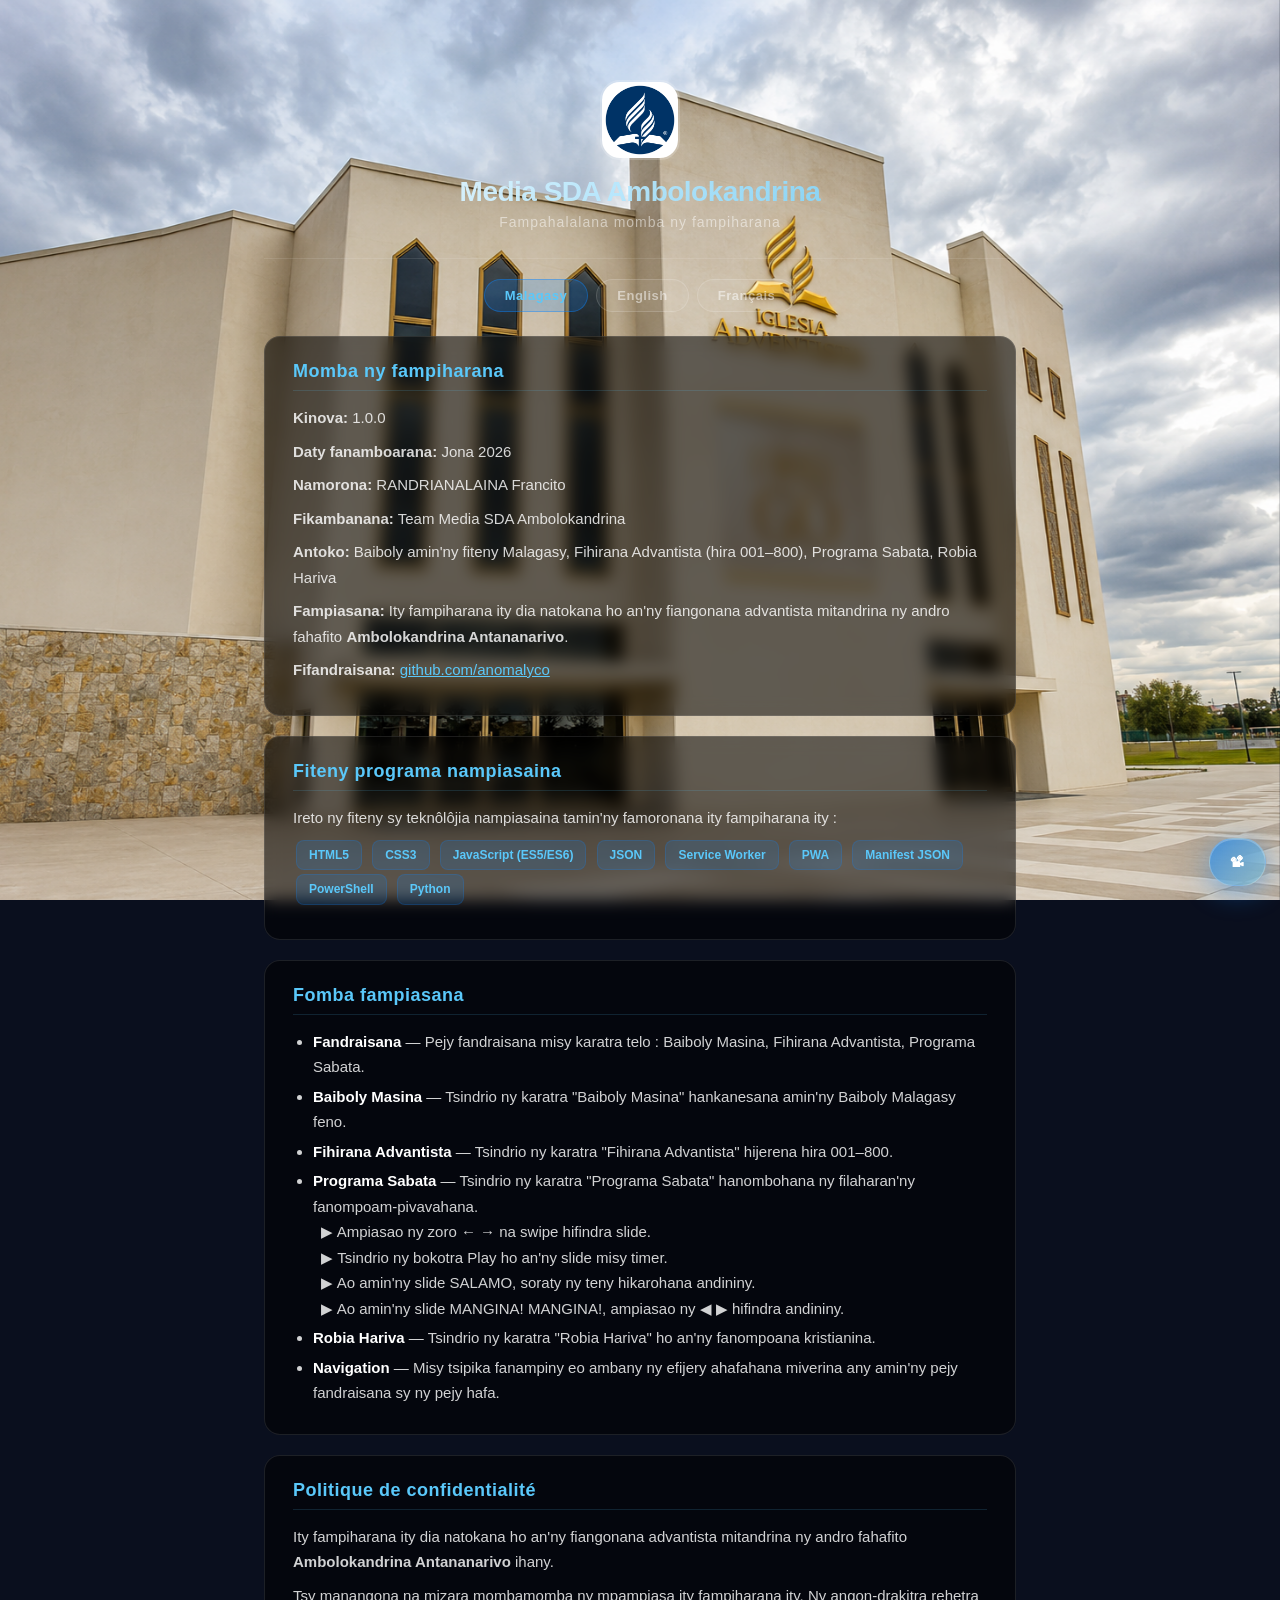
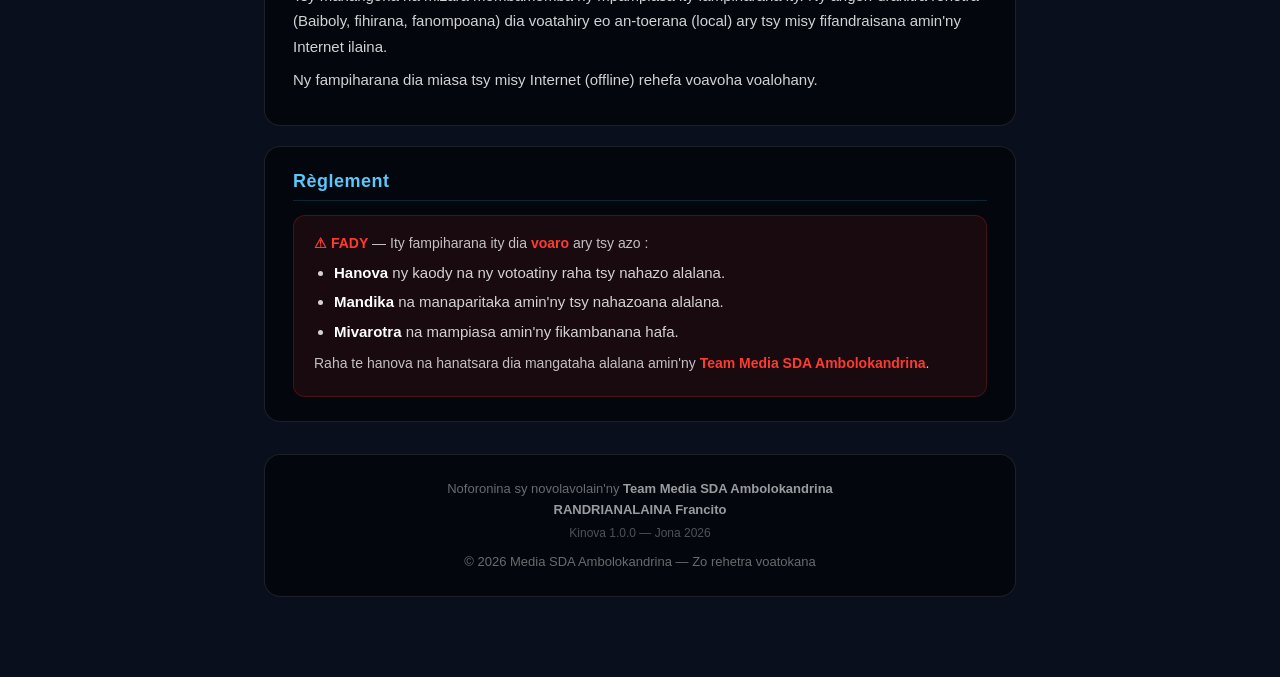
<file: readme.html>
<!DOCTYPE html>
<html lang="mg">
<head>
<meta charset="UTF-8">
<meta name="viewport" content="width=device-width, initial-scale=1.0">
<title>Fampahalalana - Media SDA Ambolokandrina</title>
<meta name="theme-color" content="#0A0F1E">
<style>
*{margin:0;padding:0;box-sizing:border-box}
body{
  font-family:-apple-system,BlinkMacSystemFont,'SF Pro Display','Helvetica Neue',sans-serif;
  background:#0A0F1E;color:rgba(255,255,255,0.92);
  min-height:100vh;padding:0;-webkit-font-smoothing:antialiased;
}
.bg-canvas{
  position:fixed;inset:0;z-index:0;
  background:#0A0F1E url('mainbg.png') center/cover fixed;
}
.wrap{position:relative;z-index:1;max-width:800px;margin:0 auto;padding:40px 24px 80px}
.header{
  text-align:center;padding:40px 0 28px;border-bottom:1px solid rgba(255,255,255,.1);margin-bottom:20px
}
.header img{width:80px;height:80px;border-radius:20px;margin-bottom:12px;border:2px solid rgba(255,255,255,.2)}
.header h1{font-size:28px;font-weight:800;letter-spacing:-.5px;background:linear-gradient(135deg,#fff,rgba(90,200,250,.9));-webkit-background-clip:text;-webkit-text-fill-color:transparent}
.header p{font-size:14px;color:rgba(255,255,255,.5);margin-top:6px;letter-spacing:1px}
.lang-bar{text-align:center;margin-bottom:24px;display:flex;justify-content:center;gap:8px}
.lang-btn{
  padding:8px 20px;border-radius:20px;border:1px solid rgba(255,255,255,.15);cursor:pointer;
  background:rgba(255,255,255,.06);color:rgba(255,255,255,.5);font-size:13px;font-weight:600;
  transition:all .2s;letter-spacing:.5px;
}
.lang-btn:hover{background:rgba(255,255,255,.1);color:#fff}
.lang-btn.active{background:rgba(10,132,255,.2);border-color:rgba(10,132,255,.4);color:#5AC8FA}
.section{
  background:rgba(0,0,0,.55);border:1px solid rgba(255,255,255,.1);
  border-radius:16px;padding:24px 28px;margin-bottom:20px;
  backdrop-filter:blur(8px);-webkit-backdrop-filter:blur(8px);
}
.section h2{
  font-size:18px;font-weight:700;color:#5AC8FA;letter-spacing:.5px;
  margin-bottom:14px;padding-bottom:8px;border-bottom:1px solid rgba(90,200,250,.15);
}
.section p,.section li{font-size:15px;line-height:1.7;color:rgba(255,255,255,.82);margin-bottom:8px}
.section ul{padding-left:20px}
.section li{margin-bottom:4px}
.section li strong{color:#fff}
.lang-content{display:none}
.lang-content.active{display:block}
.tag{
  display:inline-block;padding:4px 12px;border-radius:8px;font-size:12px;font-weight:600;
  background:rgba(10,132,255,.15);border:1px solid rgba(10,132,255,.2);color:#5AC8FA;margin:2px 3px;
}
.footer{
  text-align:center;padding:24px 28px;border:1px solid rgba(255,255,255,.1);margin-top:32px;
  font-size:13px;color:rgba(255,255,255,.4);line-height:1.6;
  background:rgba(0,0,0,.55);border-radius:16px;
  backdrop-filter:blur(8px);-webkit-backdrop-filter:blur(8px);
}
.footer strong{color:rgba(255,255,255,.6)}
.rule-box{
  background:rgba(255,59,48,.08);border:1px solid rgba(255,59,48,.2);
  border-radius:12px;padding:16px 20px;margin-top:12px;
}
.rule-box p{color:rgba(255,255,255,.75);font-size:14px;margin-bottom:4px}
.rule-box strong{color:#FF3B30}
@media(max-width:500px){
  .wrap{padding:20px 16px 60px}
  .section{padding:18px 16px}
  .header h1{font-size:22px}
}
@media(max-width:420px){
  .wrap{padding:16px 12px 40px}
  .section{padding:14px 12px;border-radius:12px}
  .section h2{font-size:16px}
  .section p,.section li{font-size:14px}
  .header{padding:24px 0 16px}
  .header img{width:60px;height:60px}
  .header h1{font-size:20px}
  .header p{font-size:12px}
  .tag{font-size:11px;padding:3px 8px}
  .footer{padding:16px 14px;font-size:12px}
}
@media(max-width:360px){
  .wrap{padding:12px 8px 32px}
  .section{padding:12px 10px}
  .section h2{font-size:14px}
  .section p,.section li{font-size:13px}
  .header{padding:16px 0 12px}
  .header img{width:50px;height:50px}
  .header h1{font-size:18px}
  .lang-btn{padding:5px 12px;font-size:11px}
}
</style>
</head>
<body>
<div class="bg-canvas"></div>
<div class="wrap">
  <div class="header">
    <img src="logoslide.png" alt="">
    <h1>Media SDA Ambolokandrina</h1>
    <p id="headerSub">Fampahalalana momba ny fampiharana</p>
  </div>

  <div class="lang-bar">
    <div class="lang-btn active" data-lang="mg" onclick="switchLang('mg')">Malagasy</div>
    <div class="lang-btn" data-lang="en" onclick="switchLang('en')">English</div>
    <div class="lang-btn" data-lang="fr" onclick="switchLang('fr')">Fran&ccedil;ais</div>
  </div>

    <div class="section">
    <h2 lang-head="mg">Momba ny fampiharana</h2>
    <h2 lang-head="en">About the application</h2>
    <h2 lang-head="fr">&Agrave; propos de l'application</h2>
    <div class="lang-content active" data-lang="mg">
      <p><strong>Kinova:</strong> 1.0.0</p>
      <p><strong>Daty fanamboarana:</strong> Jona 2026</p>
      <p><strong>Namorona:</strong> RANDRIANALAINA Francito</p>
      <p><strong>Fikambanana:</strong> Team Media SDA Ambolokandrina</p>
      <p><strong>Antoko:</strong> Baiboly amin'ny fiteny Malagasy, Fihirana Advantista (hira 001&ndash;800), Programa Sabata, Robia Hariva</p>
      <p><strong>Fampiasana:</strong> Ity fampiharana ity dia natokana ho an'ny fiangonana advantista mitandrina ny andro fahafito <strong>Ambolokandrina Antananarivo</strong>.</p>
      <p><strong>Fifandraisana:</strong> <a href="https://github.com/anomalyco" style="color:#5AC8FA">github.com/anomalyco</a></p>
    </div>
    <div class="lang-content" data-lang="en">
      <p><strong>Version:</strong> 1.0.0</p>
      <p><strong>Build date:</strong> June 2026</p>
      <p><strong>Developer:</strong> RANDRIANALAINA Francito</p>
      <p><strong>Organization:</strong> Team Media SDA Ambolokandrina</p>
      <p><strong>Content:</strong> Malagasy Bible, Adventist Hymnal (001&ndash;800), Sabbath Program, Robia Hariva</p>
      <p><strong>Usage:</strong> Reserved for the Seventh-day Adventist Church of <strong>Ambolokandrina Antananarivo</strong>.</p>
      <p><strong>Contact:</strong> <a href="https://github.com/anomalyco" style="color:#5AC8FA">github.com/anomalyco</a></p>
    </div>
    <div class="lang-content" data-lang="fr">
      <p><strong>Version:</strong> 1.0.0</p>
      <p><strong>Date de construction:</strong> Juin 2026</p>
      <p><strong>D&eacute;veloppeur:</strong> RANDRIANALAINA Francito</p>
      <p><strong>Organisation:</strong> Team Media SDA Ambolokandrina</p>
      <p><strong>Contenu:</strong> Bible en malgache, Hymnaire Adventiste (001&ndash;800), Programme du Sabbat, Robia Hariva</p>
      <p><strong>Utilisation:</strong> R&eacute;serv&eacute;e &agrave; l'&eacute;glise adventiste du septi&egrave;me jour d'<strong>Ambolokandrina Antananarivo</strong>.</p>
      <p><strong>Contact:</strong> <a href="https://github.com/anomalyco" style="color:#5AC8FA">github.com/anomalyco</a></p>
    </div>
  </div>

  <div class="section">
    <h2 lang-head="mg">Fiteny programa nampiasaina</h2>
    <h2 lang-head="en">Programming languages used</h2>
    <h2 lang-head="fr">Langages de programmation utilis&eacute;s</h2>
    <div class="lang-content active" data-lang="mg">
      <p>Ireto ny fiteny sy tekn&ocirc;l&ocirc;jia nampiasaina tamin'ny famoronana ity fampiharana ity :</p>
    </div>
    <div class="lang-content" data-lang="en">
      <p>These are the languages and technologies used to create this application :</p>
    </div>
    <div class="lang-content" data-lang="fr">
      <p>Voici les langages et technologies utilis&eacute;s pour cr&eacute;er cette application :</p>
    </div>
    <p style="margin-top:8px">
      <span class="tag">HTML5</span>
      <span class="tag">CSS3</span>
      <span class="tag">JavaScript (ES5/ES6)</span>
      <span class="tag">JSON</span>
      <span class="tag">Service Worker</span>
      <span class="tag">PWA</span>
      <span class="tag">Manifest JSON</span>
      <span class="tag">PowerShell</span>
      <span class="tag">Python</span>
    </p>
  </div>

  <div class="section">
    <h2 lang-head="mg">Fomba fampiasana</h2>
    <h2 lang-head="en">How to use</h2>
    <h2 lang-head="fr">Mode d'emploi</h2>
    <div class="lang-content active" data-lang="mg">
      <ul>
        <li><strong>Fandraisana</strong> &mdash; Pejy fandraisana misy karatra telo : Baiboly Masina, Fihirana Advantista, Programa Sabata.</li>
        <li><strong>Baiboly Masina</strong> &mdash; Tsindrio ny karatra "Baiboly Masina" hankanesana amin'ny Baiboly Malagasy feno.</li>
        <li><strong>Fihirana Advantista</strong> &mdash; Tsindrio ny karatra "Fihirana Advantista" hijerena hira 001&ndash;800.</li>
        <li><strong>Programa Sabata</strong> &mdash; Tsindrio ny karatra "Programa Sabata" hanombohana ny filaharan'ny fanompoam-pivavahana.<br>
          &nbsp;&nbsp;&#x25B6; Ampiasao ny zoro &#x2190; &#x2192; na swipe hifindra slide.<br>
          &nbsp;&nbsp;&#x25B6; Tsindrio ny bokotra Play ho an'ny slide misy timer.<br>
          &nbsp;&nbsp;&#x25B6; Ao amin'ny slide SALAMO, soraty ny teny hikarohana andininy.<br>
          &nbsp;&nbsp;&#x25B6; Ao amin'ny slide MANGINA! MANGINA!, ampiasao ny &#x25C0; &#x25B6; hifindra andininy.
        </li>
        <li><strong>Robia Hariva</strong> &mdash; Tsindrio ny karatra "Robia Hariva" ho an'ny fanompoana kristianina.</li>
        <li><strong>Navigation</strong> &mdash; Misy tsipika fanampiny eo ambany ny efijery ahafahana miverina any amin'ny pejy fandraisana sy ny pejy hafa.</li>
      </ul>
    </div>
    <div class="lang-content" data-lang="en">
      <ul>
        <li><strong>Home</strong> &mdash; Welcome page with three cards : Holy Bible, Adventist Hymnal, Sabbath Program.</li>
        <li><strong>Holy Bible</strong> &mdash; Click the "Holy Bible" card to open the full Malagasy Bible.</li>
        <li><strong>Adventist Hymnal</strong> &mdash; Click the "Adventist Hymnal" card to browse hymns 001&ndash;800.</li>
        <li><strong>Sabbath Program</strong> &mdash; Click the "Sabbath Program" card to start the worship service slideshow.<br>
          &nbsp;&nbsp;&#x25B6; Use arrow keys &#x2190; &#x2192; or swipe to navigate slides.<br>
          &nbsp;&nbsp;&#x25B6; Press the Play button on timer slides.<br>
          &nbsp;&nbsp;&#x25B6; On the SALAMO slide, type keywords to search verses.<br>
          &nbsp;&nbsp;&#x25B6; On the MANGINA! MANGINA! slide, use &#x25C0; &#x25B6; to navigate verses.
        </li>
        <li><strong>Robia Hariva</strong> &mdash; Click the "Robia Hariva" card for Christian service.</li>
        <li><strong>Navigation</strong> &mdash; A floating navigation bar at the bottom lets you return to any page.</li>
      </ul>
    </div>
    <div class="lang-content" data-lang="fr">
      <ul>
        <li><strong>Accueil</strong> &mdash; Page d'accueil avec trois cartes : Sainte Bible, Hymnaire Adventiste, Programme du Sabbat.</li>
        <li><strong>Sainte Bible</strong> &mdash; Cliquez sur la carte "Sainte Bible" pour ouvrir la Bible malgache compl&egrave;te.</li>
        <li><strong>Hymnaire Adventiste</strong> &mdash; Cliquez sur la carte "Hymnaire Adventiste" pour parcourir les cantiques 001&ndash;800.</li>
        <li><strong>Programme du Sabbat</strong> &mdash; Cliquez sur la carte "Programme du Sabbat" pour lancer le diaporama du culte.<br>
          &nbsp;&nbsp;&#x25B6; Utilisez les fl&egrave;ches &#x2190; &#x2192; ou le balayage pour naviguer.<br>
          &nbsp;&nbsp;&#x25B6; Appuyez sur le bouton Lecture pour les diapositives avec minuteur.<br>
          &nbsp;&nbsp;&#x25B6; Sur la diapositive SALAMO, tapez des mots-cl&eacute;s pour chercher des versets.<br>
          &nbsp;&nbsp;&#x25B6; Sur la diapositive MANGINA! MANGINA!, utilisez &#x25C0; &#x25B6; pour naviguer entre les couplets.
        </li>
        <li><strong>Robia Hariva</strong> &mdash; Cliquez sur la carte "Robia Hariva" pour le service chr&eacute;tien.</li>
        <li><strong>Navigation</strong> &mdash; Une barre de navigation flottante en bas permet de revenir &agrave; n'importe quelle page.</li>
      </ul>
    </div>
  </div>

  <div class="section">
    <h2 lang-head="mg">Politique de confidentialit&eacute;</h2>
    <h2 lang-head="en">Privacy policy</h2>
    <h2 lang-head="fr">Politique de confidentialit&eacute;</h2>
    <div class="lang-content active" data-lang="mg">
      <p>Ity fampiharana ity dia natokana ho an'ny fiangonana advantista mitandrina ny andro fahafito <strong>Ambolokandrina Antananarivo</strong> ihany.</p>
      <p>Tsy manangona na mizara mombamomba ny mpampiasa ity fampiharana ity. Ny angon-drakitra rehetra (Baiboly, fihirana, fanompoana) dia voatahiry eo an-toerana (local) ary tsy misy fifandraisana amin'ny Internet ilaina.</p>
      <p>Ny fampiharana dia miasa tsy misy Internet (offline) rehefa voavoha voalohany.</p>
    </div>
    <div class="lang-content" data-lang="en">
      <p>This application is reserved exclusively for the Seventh-day Adventist Church of <strong>Ambolokandrina Antananarivo</strong>.</p>
      <p>It does not collect or share any personal data. All data (Bible, hymns, services) is stored locally and does not require an Internet connection.</p>
      <p>The application works offline after the first load.</p>
    </div>
    <div class="lang-content" data-lang="fr">
      <p>Cette application est r&eacute;serv&eacute;e exclusivement &agrave; l'&eacute;glise adventiste du septi&egrave;me jour d'<strong>Ambolokandrina Antananarivo</strong>.</p>
      <p>Elle ne collecte ni ne partage aucune donn&eacute;e personnelle. Toutes les donn&eacute;es (Bible, cantiques, offices) sont stock&eacute;es localement et ne n&eacute;cessitent aucune connexion Internet.</p>
      <p>L'application fonctionne hors ligne apr&egrave;s le premier chargement.</p>
    </div>
  </div>

  <div class="section">
    <h2 lang-head="mg">R&egrave;glement</h2>
    <h2 lang-head="en">Terms of use</h2>
    <h2 lang-head="fr">R&egrave;glement</h2>
    <div class="lang-content active" data-lang="mg">
      <div class="rule-box">
        <p><strong>&#x26A0; FADY</strong> &mdash; Ity fampiharana ity dia <strong>voaro</strong> ary tsy azo :</p>
        <ul>
          <li><strong>Hanova</strong> ny kaody na ny votoatiny raha tsy nahazo alalana.</li>
          <li><strong>Mandika</strong> na manaparitaka amin'ny tsy nahazoana alalana.</li>
          <li><strong>Mivarotra</strong> na mampiasa amin'ny fikambanana hafa.</li>
        </ul>
        <p style="margin-top:8px">Raha te hanova na hanatsara dia mangataha alalana amin'ny <strong>Team Media SDA Ambolokandrina</strong>.</p>
      </div>
    </div>
    <div class="lang-content" data-lang="en">
      <div class="rule-box">
        <p><strong>&#x26A0; PROHIBITED</strong> &mdash; This application is <strong>protected</strong> and may not :</p>
        <ul>
          <li>Be <strong>modified</strong> without authorization.</li>
          <li>Be <strong>copied</strong> or distributed without permission.</li>
          <li>Be <strong>sold</strong> or used by other organizations.</li>
        </ul>
        <p style="margin-top:8px">To modify or improve, please request authorization from <strong>Team Media SDA Ambolokandrina</strong>.</p>
      </div>
    </div>
    <div class="lang-content" data-lang="fr">
      <div class="rule-box">
        <p><strong>&#x26A0; INTERDIT</strong> &mdash; Cette application est <strong>prot&eacute;g&eacute;e</strong> et ne peut pas :</p>
        <ul>
          <li>&Ecirc;tre <strong>modifi&eacute;e</strong> sans autorisation.</li>
          <li>&Ecirc;tre <strong>copi&eacute;e</strong> ou distribu&eacute;e sans permission.</li>
          <li>&Ecirc;tre <strong>vendue</strong> ou utilis&eacute;e par d'autres organisations.</li>
        </ul>
        <p style="margin-top:8px">Pour modifier ou am&eacute;liorer, veuillez demander l'autorisation aupr&egrave;s de <strong>Team Media SDA Ambolokandrina</strong>.</p>
      </div>
    </div>
  </div>

  <div class="footer">
    <p lang-text="mg">Noforonina sy novolavolain'ny <strong>Team Media SDA Ambolokandrina</strong></p>
    <p lang-text="en">Created and developed by <strong>Team Media SDA Ambolokandrina</strong></p>
    <p lang-text="fr">Cr&eacute;&eacute; et d&eacute;velopp&eacute; par <strong>Team Media SDA Ambolokandrina</strong></p>
    <p><strong>RANDRIANALAINA Francito</strong></p>
    <p style="margin-top:4px;font-size:12px;color:rgba(255,255,255,.3)">Kinova 1.0.0 &mdash; Jona 2026</p>
    <p style="margin-top:8px">&copy; 2026 Media SDA Ambolokandrina &mdash; <span lang-text="mg">Zo rehetra voatokana</span><span lang-text="en">All rights reserved</span><span lang-text="fr">Tous droits r&eacute;serv&eacute;s</span></p>
  </div>
</div>

<script>
var _currentLang='mg';
function switchLang(l){
  _currentLang=l;
  document.querySelectorAll('.lang-btn').forEach(function(b){b.classList.toggle('active',b.getAttribute('data-lang')===l)});
  document.querySelectorAll('.lang-content').forEach(function(c){c.classList.toggle('active',c.getAttribute('data-lang')===l)});
  document.querySelectorAll('[lang-head]').forEach(function(h){h.style.display=h.getAttribute('lang-head')===l?'block':'none'});
  document.querySelectorAll('[lang-text]').forEach(function(t){t.style.display=t.getAttribute('lang-text')===l?'inline':'none'});
  var subs={mg:'Fampahalalana momba ny fampiharana',en:'Application information',fr:'Informations sur l\'application'};
  document.getElementById('headerSub').textContent=subs[l];
}
switchLang('mg');
</script>
<script defer src="projector.js?v=7"></script>
<script src="alpine.min.js"></script>
<script src="voice-search.js"></script>
</body>
</html>
</file>
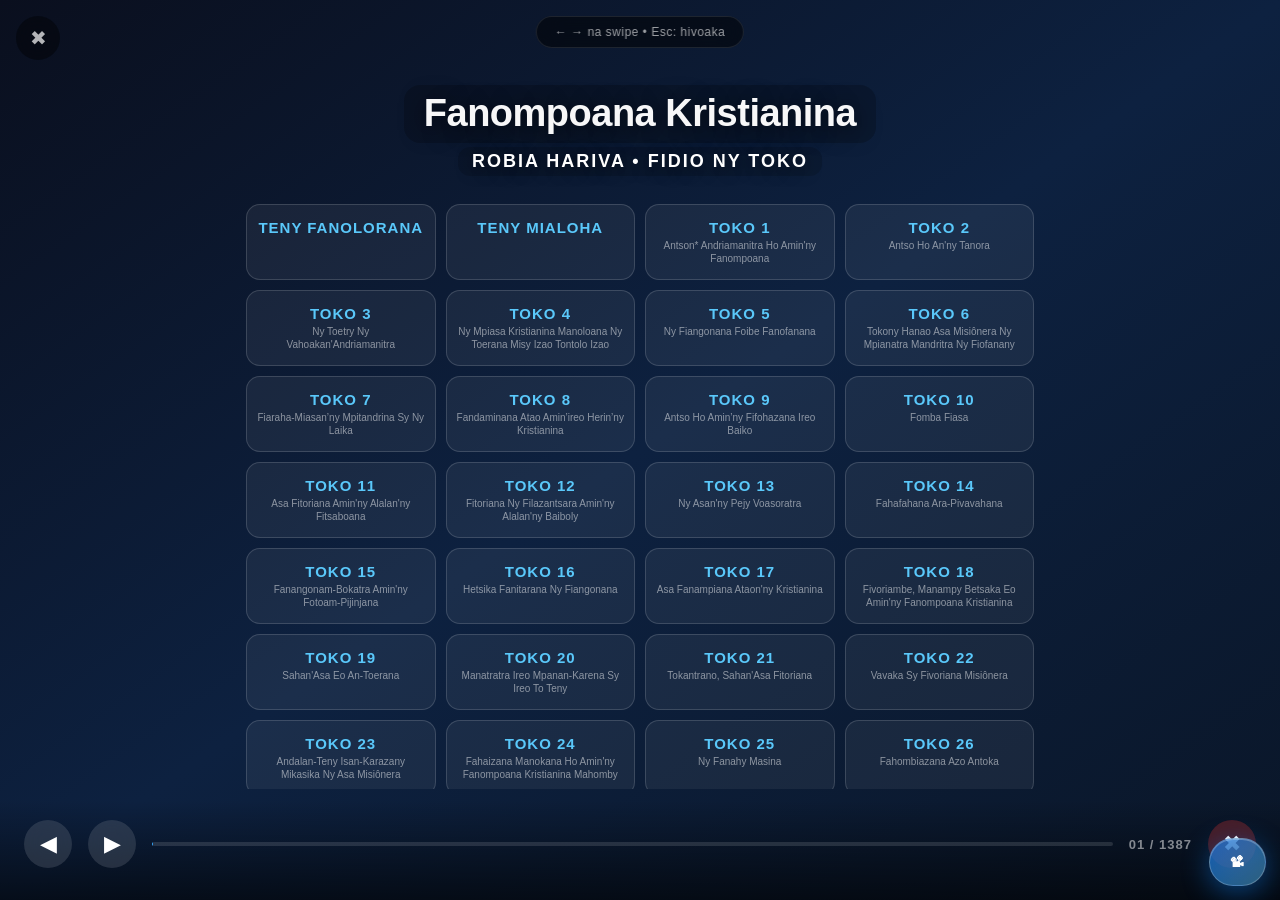
<file: robia_hariva.html>
<!DOCTYPE html>
<html lang="mg">
<head>
<meta charset="UTF-8">
<meta name="viewport" content="width=device-width, initial-scale=1.0, viewport-fit=cover">
<title>Robia Hariva - Fanompoana Kristianina</title>
<meta name="theme-color" content="#0A0F1E">
<meta name="mobile-web-app-capable" content="yes">
<meta name="apple-mobile-web-app-capable" content="yes">
<meta name="apple-mobile-web-app-status-bar-style" content="black-translucent">
<style>
*{margin:0;padding:0;box-sizing:border-box;-webkit-tap-highlight-color:transparent}
body{font-family:-apple-system,BlinkMacSystemFont,'SF Pro Display','Helvetica Neue',sans-serif;background:#0A0F1E;color:rgba(255,255,255,0.97);min-height:100vh;overflow:hidden;-webkit-font-smoothing:antialiased}
.bg-canvas{position:fixed;inset:0;z-index:0;background:radial-gradient(ellipse 80% 60% at 20% 10%,rgba(10,132,255,.35) 0%,transparent 60%),radial-gradient(ellipse 60% 80% at 80% 80%,rgba(90,200,250,.2) 0%,transparent 60%),radial-gradient(ellipse 50% 50% at 60% 30%,rgba(52,199,89,.1) 0%,transparent 50%),linear-gradient(160deg,#0A0F1E 0%,#0D1B2A 40%,#0A1628 100%);animation:bgPulse 12s ease-in-out infinite alternate}
@keyframes bgPulse{0%{filter:hue-rotate(0deg) brightness(1)}50%{filter:hue-rotate(10deg) brightness(1.05)}100%{filter:hue-rotate(-5deg) brightness(.98)}}
.slideshow{position:fixed;inset:0;z-index:2000;opacity:0;pointer-events:none;transition:opacity .5s ease}
.slideshow.open{opacity:1;pointer-events:all}
.slide{position:absolute;inset:0;z-index:1;display:flex;flex-direction:column;align-items:center;justify-content:center;background-size:cover;background-position:center;background-repeat:no-repeat;opacity:0;padding:40px 24px;pointer-events:none}
.slide.active{z-index:2;opacity:1;pointer-events:all}
.slide.exit{z-index:3;pointer-events:none}
.slide.enter-fade{animation:fadeIn .6s ease both}
.slide.exit-fade{animation:fadeOut .5s ease both}
@keyframes fadeIn{from{opacity:0}to{opacity:1}}
@keyframes fadeOut{from{opacity:1}to{opacity:0}}
.slide h1{font-size:clamp(24px,4vw,38px);font-weight:800;letter-spacing:-.5px;line-height:1.2;margin-bottom:4px;text-shadow:0 4px 24px rgba(0,0,0,.7);background:rgba(0,0,0,.2);padding:6px 20px;border-radius:16px;display:inline-block}
.slide .sub{font-size:clamp(13px,2vw,18px);font-weight:700;letter-spacing:2px;text-transform:uppercase;color:#fff;text-shadow:0 3px 16px rgba(0,0,0,.6);background:rgba(0,0,0,.15);padding:4px 14px;border-radius:12px;display:inline-block;margin-bottom:12px}
.slide-controls{position:absolute;bottom:0;left:0;right:0;z-index:10;padding:20px 24px 32px;background:linear-gradient(0deg,rgba(0,0,0,.6) 0%,transparent 100%);transition:opacity .35s ease}
.ctrl-row{display:flex;align-items:center;justify-content:space-between;gap:16px}
.ctrl-btn{width:48px;height:48px;border-radius:50%;border:none;cursor:pointer;background:rgba(255,255,255,.12);backdrop-filter:blur(12px);color:#fff;font-size:22px;display:flex;align-items:center;justify-content:center;transition:all .2s;flex-shrink:0}
.ctrl-btn:hover{background:rgba(255,255,255,.2);transform:scale(1.06)}
.ctrl-btn:active{transform:scale(.92)}
.ctrl-btn.exit{background:rgba(255,59,48,.25)}
.ctrl-btn.exit:hover{background:rgba(255,59,48,.4)}
.ctrl-progress{flex:1;height:4px;background:rgba(255,255,255,.12);border-radius:2px;overflow:hidden;cursor:pointer}
.ctrl-progress-fill{height:100%;background:linear-gradient(90deg,#0A84FF,#5AC8FA);border-radius:2px;transition:width .3s}
.ctrl-label{font-size:13px;font-weight:600;color:rgba(255,255,255,.5);letter-spacing:1px;white-space:nowrap;min-width:50px;text-align:center}
.slide-close{position:absolute;top:16px;left:16px;z-index:20;width:44px;height:44px;border-radius:50%;border:none;cursor:pointer;background:rgba(0,0,0,.4);backdrop-filter:blur(12px);color:rgba(255,255,255,.7);font-size:20px;display:flex;align-items:center;justify-content:center;transition:opacity .35s ease,background .2s}
.slide-close:hover{background:rgba(255,59,48,.5);color:#fff}
.slide-hint{position:absolute;top:16px;left:50%;transform:translateX(-50%);z-index:25;font-size:12px;font-weight:500;letter-spacing:.5px;color:rgba(255,255,255,.6);background:rgba(0,0,0,.5);backdrop-filter:blur(12px);padding:8px 18px;border-radius:20px;border:1px solid rgba(255,255,255,.1);white-space:nowrap;pointer-events:none;transition:opacity .6s ease,transform .6s ease}
.slide-hint.hide{opacity:0;transform:translateX(-50%) translateY(-10px)}
.fk-grid{display:grid;grid-template-columns:repeat(auto-fill,minmax(150px,1fr));gap:10px;max-width:820px;width:100%;margin:16px auto 0;padding:0 16px;max-height:65vh;overflow-y:auto}
.fk-grid::-webkit-scrollbar{width:4px}
.fk-grid::-webkit-scrollbar-thumb{background:rgba(255,255,255,.2);border-radius:2px}
.fk-chapter-btn{padding:14px 10px;border-radius:14px;cursor:pointer;background:rgba(255,255,255,.06);border:1px solid rgba(255,255,255,.15);transition:all .25s;text-align:center;display:flex;flex-direction:column;gap:3px}
.fk-chapter-btn:hover{background:rgba(90,200,250,.12);border-color:rgba(90,200,250,.3);transform:scale(1.04)}
.fk-chapter-btn .fk-ch-num{font-size:15px;font-weight:800;color:#5AC8FA;letter-spacing:1px}
.fk-chapter-btn .fk-ch-title{font-size:10px;color:rgba(255,255,255,.5);line-height:1.3}
.fk-slide-inner{position:absolute;inset:0;display:flex;flex-direction:column;padding:56px 20px 76px;overflow-y:auto}
.fk-top-bar{display:flex;align-items:center;justify-content:space-between;margin-bottom:12px;flex-shrink:0}
.fk-chapter-list-btn{padding:6px 14px;border-radius:10px;border:1px solid rgba(90,200,250,.25);background:rgba(90,200,250,.08);color:#5AC8FA;font-size:13px;font-weight:700;cursor:pointer;transition:all .2s;letter-spacing:.5px}
.fk-chapter-list-btn:hover{background:rgba(90,200,250,.18);transform:scale(1.04)}
.fk-refcode{font-size:12px;font-weight:600;color:rgba(255,255,255,.35);letter-spacing:1px}
.fk-text{flex:1;display:flex;align-items:center;justify-content:center;line-height:1.7;color:rgba(255,255,255,.97);text-shadow:0 2px 12px rgba(0,0,0,.4);text-align:center;padding:0 6px;word-break:break-word}
.fk-section-title{font-size:clamp(22px,3.5vw,40px);font-weight:800;color:#5AC8FA;text-align:center;letter-spacing:.5px;text-shadow:0 2px 16px rgba(0,0,0,.4)}
@media(max-width:500px){.ctrl-btn{width:40px;height:40px;font-size:18px}}
@media(max-width:420px){
  .ctrl-btn{width:36px;height:36px;font-size:16px}
  .slide h1{font-size:clamp(20px,5vw,30px)}
  .fk-grid{grid-template-columns:repeat(auto-fill,minmax(120px,1fr));gap:10px}
  .fk-chapter-btn{padding:12px 16px;font-size:15px}
  .fk-slide-inner{padding:40px 14px 60px}
}
@media(max-width:360px){
  .ctrl-btn{width:32px;height:32px;font-size:14px}
  .slide h1{font-size:clamp(17px,4.5vw,26px)}
  .fk-section-title{font-size:clamp(18px,3.5vw,28px)}
  .fk-grid{grid-template-columns:repeat(auto-fill,minmax(100px,1fr));gap:8px}
  .fk-chapter-btn{padding:10px 12px;font-size:13px}
  .slide-close{width:36px;height:36px;font-size:16px}
  .ctrl-row{gap:8px}
}
</style>
</head>
<body>
<div class="bg-canvas" aria-hidden="true"></div>
<div id="root"></div>
<script src="fanompoana_data.js"></script>
<script>
(function(){
  var slideShowEl=null,cur=0,chapterStart=[],total=0,hideTimeout=null,fsTriggered=false;
  var root=document.getElementById('root');
  slideShowEl=document.createElement('div');slideShowEl.className='slideshow';
  slideShowEl.innerHTML='<div class="slide active" id="fkS0" style="background:linear-gradient(145deg,#0A0F1E 0%,#0D2140 50%,#0A1628 100%)"><div class="fk-slide-inner" style="align-items:center;justify-content:center;padding-top:50px"><h1 style="font-size:clamp(24px,4vw,38px);font-weight:800;letter-spacing:-.5px;margin-bottom:4px">Fanompoana Kristianina</h1><div class="sub" style="margin-bottom:12px">Robia Hariva</div><div class="fk-loading-text" id="fkLoadStatus">Am-pakiana ...</div></div></div>';
  root.appendChild(slideShowEl);
  requestAnimationFrame(function(){slideShowEl.classList.add('open')});
  if(window.FANOMPOANA_DATA){buildFkSlides(window.FANOMPOANA_DATA)}else{document.getElementById('fkLoadStatus').textContent='Tsy hita ny angona'}

  function tryFS(){
    if(!fsTriggered){fsTriggered=true;try{if(document.documentElement.requestFullscreen&&!document.fullscreenElement)document.documentElement.requestFullscreen()}catch(e){}}
  }
  document.addEventListener('keydown',tryFS,{once:true});
  document.addEventListener('mousedown',tryFS,{once:true});
  document.addEventListener('touchstart',tryFS,{once:true});

  function getFkFontSize(t){var l=t?t.length:0;if(l<200)return'clamp(28px,4.5vw,52px)';if(l<400)return'clamp(22px,3.5vw,42px)';if(l<700)return'clamp(18px,2.8vw,34px)';return'clamp(15px,2.2vw,28px)'}
  function chLabel(ch){return ch.chapter_number!==undefined?'TOKO '+ch.chapter_number:ch.title}
  function buildFkSlides(data){
    var h='',cs=[],si=1;
    h+='<div class="slide active" id="fkS0" style="background:linear-gradient(145deg,#0A0F1E 0%,#0D2140 50%,#0A1628 100%)"><div class="fk-slide-inner" style="align-items:center;justify-content:center;padding-top:50px"><h1 style="font-size:clamp(24px,4vw,38px);font-weight:800;letter-spacing:-.5px;margin-bottom:4px">Fanompoana Kristianina</h1><div class="sub" style="margin-bottom:12px">Robia Hariva &#x2022; Fidio ny TOKO</div><div class="fk-grid">';
    data.forEach(function(ch,i){
      var st=ch.title.replace(/^Toko \d+ - /,'');
      var isCh=ch.chapter_number!==undefined;
      var numLabel=isCh?'TOKO '+ch.chapter_number:st.toUpperCase();
      h+='<div class="fk-chapter-btn" onclick="goToFkChapter('+i+')"><span class="fk-ch-num">'+numLabel+'</span><span class="fk-ch-title">'+(isCh?st:'')+'</span></div>'
    });
    h+='</div></div></div>';
    data.forEach(function(ch,ci){
      cs.push(si);
      ch.sections.forEach(function(sec){
        if(sec.section_title){
          h+='<div class="slide" id="fkS'+si+'" style="background:linear-gradient(145deg,#0A0F1E 0%,#0D2140 50%,#0A1628 100%)"><div class="fk-slide-inner"><div class="fk-top-bar"><button class="fk-chapter-list-btn" onclick="goToFkSlide(0)">'+chLabel(ch)+'</button></div><div class="fk-text"><div class="fk-section-title">'+sec.section_title+'</div></div></div></div>';si++
        }
        sec.paragraphs.forEach(function(p){
          var fs=getFkFontSize(p.text);
          h+='<div class="slide" id="fkS'+si+'" style="background:linear-gradient(145deg,#0A0F1E 0%,#0D2140 50%,#0A1628 100%)"><div class="fk-slide-inner"><div class="fk-top-bar"><button class="fk-chapter-list-btn" onclick="goToFkSlide(0)">'+chLabel(ch)+'</button><span class="fk-refcode">'+p.refcode+'</span></div><div class="fk-text" style="font-size:'+fs+'">'+p.text+'</div></div></div>';si++
        })
      })
    });
    total=si;chapterStart=cs;
    var c='<div class="ctrl-row"><button class="ctrl-btn" onclick="prevFkSlide()">&#x25C0;</button><button class="ctrl-btn" onclick="nextFkSlide()">&#x25B6;</button><div class="ctrl-progress" onclick="seekFkSlide(event)"><div class="ctrl-progress-fill" id="progFill"></div></div><div class="ctrl-label" id="ctrlLabel">01 / '+String(si).padStart(2,'0')+'</div><button class="ctrl-btn exit" onclick="closeFk()">&#x2716;</button></div>';
    slideShowEl.innerHTML='<button class="slide-close" onclick="closeFk()">&#x2716;</button><div class="slide-hint" id="slideHint">&#x2190; &#x2192; na swipe &#x2022; Esc: hivoaka</div>'+h+'<div class="slide-controls">'+c+'</div>';
    cur=0;updateCtrl();
    setTimeout(function(){var h2=document.getElementById('slideHint');if(h2)h2.classList.add('hide')},3000);
  }
  window.nextFkSlide=function(){if(cur<total-1)goToFkSlide(cur+1)};
  window.prevFkSlide=function(){if(cur>0)goToFkSlide(cur-1)};
  window.seekFkSlide=function(e){var r=e.currentTarget.getBoundingClientRect(),x=e.clientX-r.left,i=Math.round(x/r.width*(total-1));goToFkSlide(Math.max(0,Math.min(total-1,i)))};
  window.goToFkSlide=function(idx){
    if(idx===cur)return;
    var oe=document.getElementById('fkS'+cur),t='fade';
    if(oe){oe.classList.remove('active');oe.classList.add('exit','exit-'+t)}
    cur=idx;
    var ne=document.getElementById('fkS'+idx);
    if(ne){ne.classList.add('active','enter-'+t);setTimeout(function(){ne.classList.remove('enter-'+t)},800)}
    if(oe)setTimeout(function(){oe.classList.remove('exit','exit-'+t)},800);
    updateCtrl()
  };
  window.goToFkChapter=function(ci){var s=chapterStart[ci];if(s!==undefined)goToFkSlide(s)};
  function updateCtrl(){
    var f=document.getElementById('progFill'),l=document.getElementById('ctrlLabel');
    if(f)f.style.width=((cur+1)/total*100)+'%'
    if(l)l.textContent=String(cur+1).padStart(2,'0')+' / '+String(total).padStart(2,'0')
  }
  function closeFk(){
    try{if(document.fullscreenElement)document.exitFullscreen()}catch(e){}
    slideShowEl.classList.remove('open');
    setTimeout(function(){if(slideShowEl){slideShowEl.remove();slideShowEl=null;location.href='index.html'}},500)
  }
  window.closeFk=closeFk;
  function resetHide(){
    if(!slideShowEl)return;
    var ctrl=slideShowEl.querySelector('.slide-controls'),cl=slideShowEl.querySelector('.slide-close'),h=document.getElementById('slideHint');
    if(ctrl)ctrl.style.opacity='1';if(cl)cl.style.opacity='1';
    if(h)h.classList.remove('hide');
    if(hideTimeout)clearTimeout(hideTimeout);
    hideTimeout=setTimeout(function(){if(!slideShowEl||!slideShowEl.classList.contains('open'))return;if(ctrl)ctrl.style.opacity='0';if(cl)cl.style.opacity='0'},2000);
    setTimeout(function(){if(h)h.classList.add('hide')},3000)
  }
  document.addEventListener('keydown',function(e){
    if(!slideShowEl||!slideShowEl.classList.contains('open'))return;
    var tag=e.target.tagName,inp=(tag==='INPUT'||tag==='TEXTAREA'||tag==='SELECT');
    if(inp)return;
    if(e.key==='ArrowRight'){nextFkSlide();resetHide()}
    if(e.key==='ArrowLeft'){prevFkSlide();resetHide()}
    if(e.key==='Escape'){closeFk()}
  });
  document.addEventListener('mousemove',function(){if(!slideShowEl||!slideShowEl.classList.contains('open'))return;resetHide()});
  var tx=0,ty=0;
  document.addEventListener('touchstart',function(e){if(!slideShowEl||!slideShowEl.classList.contains('open'))return;tx=e.changedTouches[0].screenX;ty=e.changedTouches[0].screenY},{passive:true});
  document.addEventListener('touchend',function(e){
    if(!slideShowEl||!slideShowEl.classList.contains('open'))return;
    var dx=e.changedTouches[0].screenX-tx,dy=e.changedTouches[0].screenY-ty;
    if(Math.abs(dx)>50&&Math.abs(dx)>Math.abs(dy)*1.5){if(dx<0){nextFkSlide()}else{prevFkSlide()}resetHide()}
  },{passive:true});
})();
</script>
<script>
// Autohide curseur après 2 secondes d'inactivité
(function(){var s=document.createElement('style');s.textContent='body.cursor-hide,body.cursor-hide *{cursor:none!important}';document.head.appendChild(s);var t=null;function h(){document.body.classList.remove('cursor-hide');if(t)clearTimeout(t);t=setTimeout(function(){document.body.classList.add('cursor-hide')},2000)}h();document.addEventListener('mousemove',h);document.addEventListener('touchstart',h)})();
</script>
<script defer src="hira-data.js?v=3"></script>
<script defer src="bible-data.js?v=3"></script>
<script defer src="bible-search-engine.js?v=3"></script>
<script defer src="search-bar.js?v=3"></script>
<script defer src="projector.js?v=7"></script>
<script src="alpine.min.js"></script>
<script src="voice-search.js"></script>
</body>
</html>
</file>
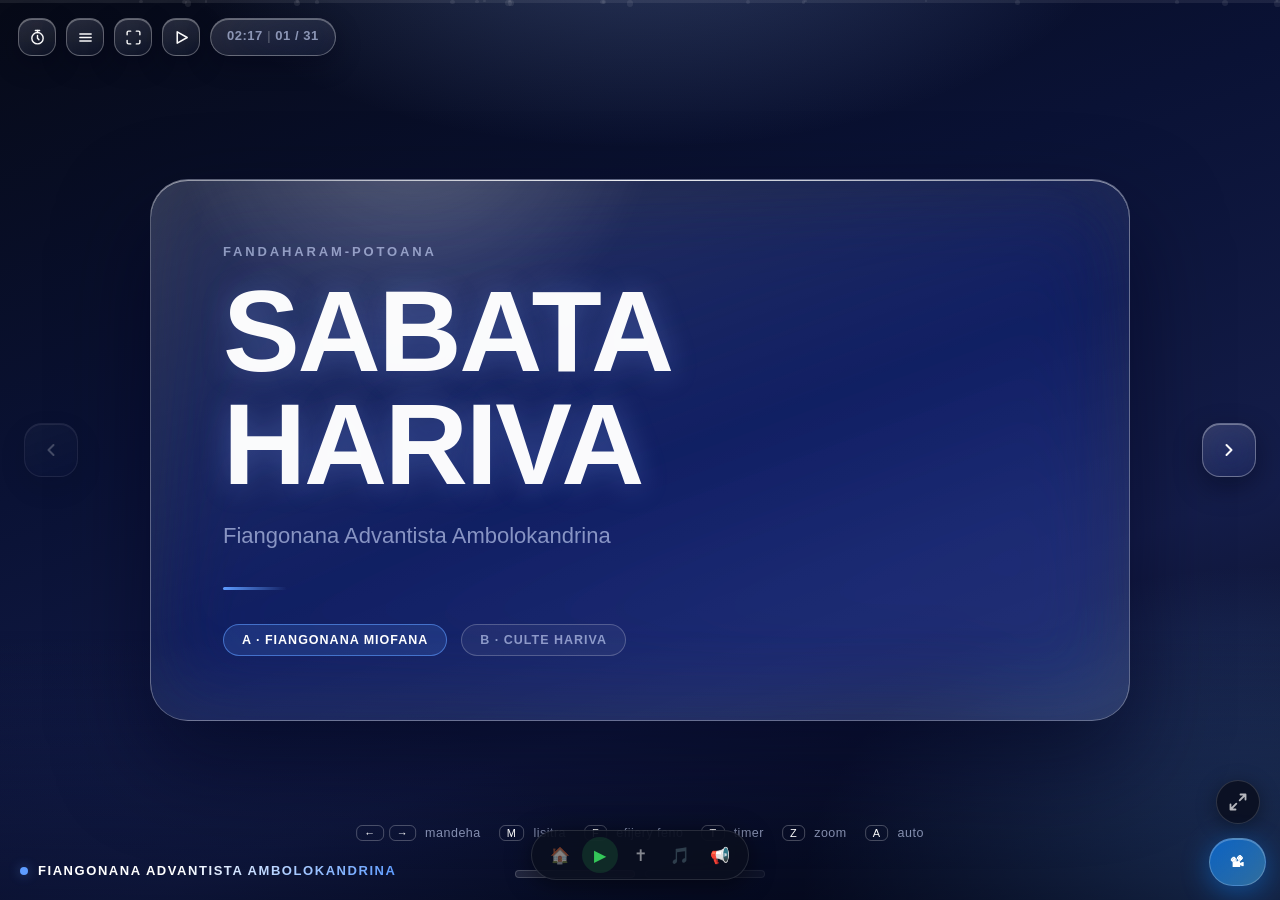
<file: sabata_hariva.html>
<!DOCTYPE html>
<html lang="mg">
<head>
<meta charset="UTF-8">
<meta name="viewport" content="width=device-width, initial-scale=1, viewport-fit=cover">
<title>SABATA HARIVA — Fiangonana Advantista Ambolokandrina</title>
<meta name="theme-color" content="#03050f">
<style>
  /* ═══════════════════════════════════════════════
     LIQUID GLASS TOKENS
     ═══════════════════════════════════════════════ */
  :root{
    --bg-0:#03050f; --bg-1:#0a1235; --bg-2:#141d4a; --bg-3:#060914;
    --glass-fill: rgba(255,255,255,0.12);
    --glass-fill-soft: rgba(255,255,255,0.045);
    --glass-border: rgba(255,255,255,0.30);
    --text-1: rgba(255,255,255,0.98);
    --text-2: rgba(208,219,255,0.62);
    --text-3: rgba(208,219,255,0.20);
    --accent: #5E9CFF;
    --accent-soft: rgba(94,156,255,0.45);
    --radius-card: 38px;
    --font-display: -apple-system, BlinkMacSystemFont, "SF Pro Display", "Helvetica Neue", Arial, sans-serif;
    --font-text: -apple-system, BlinkMacSystemFont, "SF Pro Text", "Helvetica Neue", Arial, sans-serif;
  }
  body.part-b{
    --accent:#B98CFF;
    --accent-soft: rgba(185,140,255,0.45);
  }

  *{box-sizing:border-box;margin:0;padding:0;-webkit-tap-highlight-color:transparent}
  html,body{height:100%;margin:0;}
  body{
    font-family:var(--font-text);
    overflow:hidden;
    -webkit-font-smoothing:antialiased;
    background:#0A0F1E;
  }
  button{font-family:inherit;}

  /* ═══════════ BACKGROUND ═══════════ */
  .bg-canvas{
    position:fixed; inset:-40px; z-index:0; will-change:transform;
    background:
      radial-gradient(ellipse 60% 42% at 50% -6%, rgba(140,175,255,0.30) 0%, transparent 60%),
      radial-gradient(ellipse 65% 55% at 10% 102%, rgba(70,95,210,0.20) 0%, transparent 60%),
      radial-gradient(ellipse 55% 55% at 96% 96%, var(--accent-soft) 0%, transparent 62%),
      linear-gradient(160deg, var(--bg-3) 0%, var(--bg-1) 38%, var(--bg-2) 68%, var(--bg-0) 100%);
    transition: background 1.1s ease, transform .8s cubic-bezier(.2,.8,.2,1);
    animation: drift 16s ease-in-out infinite alternate;
  }
  @keyframes drift{
    0%{filter:brightness(1) saturate(1);}
    50%{filter:brightness(1.07) saturate(1.12);}
    100%{filter:brightness(0.95) saturate(0.96);}
  }
  .bg-floor{
    position:fixed; left:0; right:0; bottom:0; height:30%; z-index:0;
    background:linear-gradient(180deg, transparent, rgba(0,4,20,0.55));
    pointer-events:none;
  }

  /* ═══════════ TOP PROGRESS BAR ═══════════ */
  .progress-rail{
    position:fixed; top:0; left:0; right:0; height:3px; z-index:50;
    background:rgba(255,255,255,0.08);
  }
  .progress-fill{
    height:100%; width:0%;
    background:linear-gradient(90deg, var(--accent), #fff);
    box-shadow:0 0 12px var(--accent-soft);
    transition:width .45s cubic-bezier(.4,0,.2,1), background 1s ease;
  }

  /* ═══════════ TOP CHROME ═══════════ */
  .chrome{
    position:fixed; top:18px; left:18px; right:18px; z-index:40;
    display:flex; align-items:center; justify-content:space-between;
    gap:12px;
  }
  .chip{
    display:flex; align-items:center; gap:9px;
    padding:9px 16px; border-radius:999px;
    background:linear-gradient(160deg, rgba(255,255,255,0.14), rgba(255,255,255,0.04));
    border:1px solid var(--glass-border);
    backdrop-filter:blur(28px) saturate(170%);
    -webkit-backdrop-filter:blur(28px) saturate(170%);
    box-shadow:0 8px 24px rgba(0,4,20,0.35), inset 0 1px 0 rgba(255,255,255,0.3);
    color:var(--text-2); font-size:12.5px; font-weight:600;
    letter-spacing:.06em; white-space:nowrap;
  }
  .chip .dot{width:7px;height:7px;border-radius:50%;background:var(--accent);
    box-shadow:0 0 8px var(--accent-soft); flex-shrink:0; transition:background 1s ease;}
  .chip-church{cursor:default;}
  .chip-church b{color:var(--text-1); font-weight:700; letter-spacing:.04em;}
  .chip-right{display:flex; gap:10px;}
  .icon-btn{
    width:38px; height:38px; border-radius:14px; cursor:pointer;
    background:linear-gradient(160deg, rgba(255,255,255,0.14), rgba(255,255,255,0.04));
    border:1px solid var(--glass-border);
    backdrop-filter:blur(28px) saturate(170%);
    -webkit-backdrop-filter:blur(28px) saturate(170%);
    box-shadow:0 8px 24px rgba(0,4,20,0.35), inset 0 1px 0 rgba(255,255,255,0.3);
    display:flex; align-items:center; justify-content:center;
    color:var(--text-1); transition:transform .15s ease, background .25s ease;
  }
  .icon-btn:hover{background:linear-gradient(160deg, rgba(255,255,255,0.22), rgba(255,255,255,0.07));}
  .icon-btn:active{transform:scale(0.92);}
  .icon-btn svg{width:17px;height:17px;}
  .counter{
    padding:9px 16px; border-radius:999px;
    background:linear-gradient(160deg, rgba(255,255,255,0.14), rgba(255,255,255,0.04));
    border:1px solid var(--glass-border);
    backdrop-filter:blur(28px) saturate(170%);
    -webkit-backdrop-filter:blur(28px) saturate(170%);
    box-shadow:0 8px 24px rgba(0,4,20,0.35), inset 0 1px 0 rgba(255,255,255,0.3);
    font-size:13px; font-weight:700; color:var(--text-1); letter-spacing:.04em;
    font-variant-numeric:tabular-nums;
  }
  .counter span{color:var(--text-2); font-weight:600;}

  /* ═══════════ STAGE / SLIDESHOW ═══════════ */
  .stage{
    position:relative; z-index:10;
    height:100%; width:100%;
    display:flex; align-items:center; justify-content:center;
    padding:90px 110px;
    cursor:pointer;
  }
  .click-zone{position:absolute; inset:0; z-index:1;}
  .click-zone.left{right:62%;}
  .click-zone.right{left:38%;}

  .glass-card{
    position:relative; z-index:2;
    width:min(980px, 100%);
    min-height:min(520px, 78vh);
    border-radius:var(--radius-card);
    background:linear-gradient(160deg, rgba(255,255,255,0.17) 0%, rgba(255,255,255,0.045) 52%, rgba(255,255,255,0.10) 100%);
    border:1px solid var(--glass-border);
    backdrop-filter:blur(46px) saturate(180%);
    -webkit-backdrop-filter:blur(46px) saturate(180%);
    box-shadow:
      0 40px 90px rgba(0,4,30,0.55),
      inset 0 1px 0 rgba(255,255,255,0.5),
      inset 0 -40px 70px rgba(140,170,255,0.05);
    overflow:hidden;
    display:flex; flex-direction:column; justify-content:center;
    padding:64px 72px;
    transition:box-shadow .6s ease;
  }
  .glass-card::before{
    content:''; position:absolute; top:-58%; left:-4%; width:62%; height:88%;
    background:radial-gradient(circle, rgba(255,255,255,0.42) 0%, transparent 65%);
    filter:blur(10px); opacity:.55; pointer-events:none;
  }
  .glass-card::after{
    content:''; position:absolute; top:0; left:8%; right:8%; height:1px;
    background:linear-gradient(90deg, transparent, rgba(255,255,255,0.85), transparent);
  }

  .ghost-num{
    position:absolute; top:0; right:3%; z-index:0;
    width:clamp(140px, 20vw, 320px); height:auto;
    user-select:none; pointer-events:none;
  }
  .ghost-num img{width:100%;height:auto;display:block;opacity:.35;border-radius:0 0 35px 35px;}

  .stage-bg-img{
    position:absolute; top:0; right:0; bottom:0; z-index:5;
    width:clamp(110px, 16vw, 260px);
    pointer-events:none; user-select:none; overflow:hidden;
  }
  .stage-bg-img img{
    display:block; width:100%; height:100%; object-fit:cover;
    opacity:.85;
  }

  .eyebrow{
    position:relative; z-index:2;
    display:inline-flex; align-items:center; gap:10px;
    font-size:14px; font-weight:700; letter-spacing:.16em;
    color:var(--accent); text-transform:uppercase;
    margin-bottom:22px; transition:color 1s ease;
  }
  .eyebrow::before{
    content:''; width:22px; height:2px; border-radius:2px;
    background:var(--accent); transition:background 1s ease;
  }

  .headline{
    position:relative; z-index:2;
    font-family:var(--font-display); font-weight:800;
    text-transform:uppercase;
    color:var(--text-1); letter-spacing:-0.01em;
    line-height:1.04; text-shadow:0 2px 28px rgba(130,165,255,0.30);
    margin:0; max-width:88%;
  }
  .headline.len-s{font-size:clamp(56px, 8.5vw, 118px);}
  .headline.len-m{font-size:clamp(40px, 6.4vw, 80px);}
  .headline.len-l{font-size:clamp(30px, 4.6vw, 56px);}
  .headline.len-xl{font-size:clamp(24px, 3.6vw, 42px); max-width:96%;}

  .sub{
    position:relative; z-index:2;
    font-family:var(--font-text); font-weight:500; text-transform:uppercase;
    color:var(--text-2); letter-spacing:.08em; margin-top:18px;
    font-size:clamp(14px, 1.6vw, 19px);
  }

  .glass-card.is-cover, .glass-card.is-section, .glass-card.is-end{
    align-items:flex-start; text-align:left;
  }
  .glass-card.is-cover .kicker, .glass-card.is-end .kicker{
    position:relative; z-index:2;
    font-size:13px; font-weight:700; letter-spacing:.22em;
    color:var(--text-2); text-transform:uppercase; margin-bottom:16px;
  }
  .cover-title{
    position:relative; z-index:2;
    font-family:var(--font-display); font-weight:800; text-transform:uppercase;
    color:var(--text-1); font-size:clamp(54px, 9vw, 128px); line-height:0.98;
    letter-spacing:-0.02em; margin:0; text-shadow:0 2px 30px rgba(130,165,255,0.32);
  }
  .cover-sub{
    position:relative; z-index:2; margin-top:22px;
    font-size:clamp(16px,2vw,22px); color:var(--text-2); font-weight:500;
  }
  .cover-line{
    position:relative; z-index:2; margin-top:38px;
    width:64px; height:3px; border-radius:3px;
    background:linear-gradient(90deg, var(--accent), transparent);
  }

  .part-pill-row{
    position:relative; z-index:2; display:flex; gap:14px; margin-top:34px;
  }
  .part-pill{
    padding:8px 18px; border-radius:999px; font-size:12.5px; font-weight:700;
    letter-spacing:.08em; text-transform:uppercase;
    border:1px solid rgba(255,255,255,0.22); color:var(--text-2);
    background:rgba(255,255,255,0.05);
  }
  .part-pill.active-a{color:#fff; border-color:rgba(94,156,255,0.6); background:rgba(94,156,255,0.16);}
  .part-pill.active-b{color:#fff; border-color:rgba(185,140,255,0.6); background:rgba(185,140,255,0.16);}

  /* ═══════════ NAV ARROWS ═══════════ */
  .nav-btn{
    position:fixed; top:50%; transform:translateY(-50%); z-index:30;
    width:54px; height:54px; border-radius:18px; cursor:pointer;
    background:linear-gradient(160deg, rgba(255,255,255,0.14), rgba(255,255,255,0.04));
    border:1px solid var(--glass-border);
    backdrop-filter:blur(28px) saturate(170%);
    -webkit-backdrop-filter:blur(28px) saturate(170%);
    box-shadow:0 10px 28px rgba(0,4,20,0.4), inset 0 1px 0 rgba(255,255,255,0.32);
    display:flex; align-items:center; justify-content:center;
    color:var(--text-1); transition:transform .15s ease, opacity .25s ease, background .25s ease;
  }
  .nav-btn:hover{background:linear-gradient(160deg, rgba(255,255,255,0.22), rgba(255,255,255,0.07));}
  .nav-btn:active{transform:translateY(-50%) scale(0.92);}
  .nav-btn:disabled{opacity:.25; cursor:default;}
  .nav-btn.prev{left:24px;} .nav-btn.next{right:24px;}
  .nav-btn svg{width:20px;height:20px;}

  /* ═══════════ BOTTOM PROGRESS ═══════════ */
  .bottom-track{
    position:fixed; bottom:22px; left:50%; transform:translateX(-50%); z-index:30;
    display:flex; gap:10px; align-items:center;
  }
  .track-pill{
    width:120px; height:8px; border-radius:999px; overflow:hidden;
    background:rgba(255,255,255,0.10); border:1px solid rgba(255,255,255,0.18);
    position:relative;
  }
  .track-pill-fill{
    position:absolute; left:0; top:0; height:100%; width:0%;
    background:linear-gradient(90deg,#5E9CFF,#8AB8FF);
    transition:width .4s ease;
  }
  .track-pill.b .track-pill-fill{background:linear-gradient(90deg,#B98CFF,#D6B8FF);}
  .track-pill.dim{opacity:.35;}

  /* ═══════════ MENU OVERLAY ═══════════ */
  .menu-overlay{
    position:fixed; inset:0; z-index:60;
    background:rgba(3,5,15,0.55);
    backdrop-filter:blur(6px);
    display:flex; align-items:center; justify-content:center;
    opacity:0; pointer-events:none; transition:opacity .25s ease;
    padding:40px;
  }
  .menu-overlay.open{opacity:1; pointer-events:auto;}
  .menu-panel{
    width:min(720px,100%); max-height:82vh; overflow-y:auto;
    border-radius:32px;
    background:linear-gradient(165deg, rgba(20,26,58,0.92), rgba(8,11,28,0.96));
    border:1px solid rgba(255,255,255,0.20);
    backdrop-filter:blur(40px) saturate(170%);
    -webkit-backdrop-filter:blur(40px) saturate(170%);
    box-shadow:0 40px 100px rgba(0,4,30,0.6);
    padding:30px;
    transform:translateY(14px) scale(.98); transition:transform .25s ease;
  }
  .menu-overlay.open .menu-panel{transform:translateY(0) scale(1);}
  .menu-head{display:flex; align-items:center; justify-content:space-between; margin-bottom:18px;}
  .menu-head h3{margin:0; font-family:var(--font-display); color:var(--text-1);
    font-size:18px; letter-spacing:.04em; text-transform:uppercase; font-weight:800;}
  .menu-group-label{
    font-size:12px; font-weight:700; letter-spacing:.14em; text-transform:uppercase;
    color:var(--text-2); margin:22px 0 10px; display:flex; align-items:center; gap:8px;
  }
  .menu-group-label::before{content:'';width:16px;height:2px;border-radius:2px;background:var(--text-2);}
  .menu-group-label.a{color:#9CC2FF;} .menu-group-label.a::before{background:#5E9CFF;}
  .menu-group-label.b{color:#D2B8FF;} .menu-group-label.b::before{background:#B98CFF;}
  .menu-list{display:flex; flex-direction:column; gap:6px;}
  .menu-item{
    display:flex; align-items:center; gap:12px;
    padding:11px 14px; border-radius:14px; cursor:pointer;
    border:1px solid transparent; color:var(--text-2);
    font-size:14px; font-weight:600; letter-spacing:.02em; text-transform:uppercase;
    transition:background .15s ease, color .15s ease;
  }
  .menu-item:hover{background:rgba(255,255,255,0.08); color:var(--text-1);}
  .menu-item.current{background:rgba(255,255,255,0.12); border-color:rgba(255,255,255,0.25); color:#fff;}
  .menu-item .idx{
    width:26px; height:26px; border-radius:9px; flex-shrink:0;
    display:flex; align-items:center; justify-content:center;
    font-size:11px; font-weight:800; background:rgba(255,255,255,0.10); color:var(--text-2);
  }

  /* ═══════════ HINT ═══════════ */
  .hint{
    position:fixed; bottom:60px; left:50%; transform:translateX(-50%); z-index:25;
    font-size:12.5px; color:var(--text-2); letter-spacing:.04em;
    opacity:0; transition:opacity .6s ease .4s; pointer-events:none;
    display:flex; gap:18px; white-space:nowrap;
  }
  .hint.show{opacity:1;}
  .hint kbd{
    border:1px solid rgba(255,255,255,0.25); border-radius:6px; padding:1px 7px;
    font-family:inherit; font-size:11px; margin-right:5px; color:var(--text-1);
  }

  /* ═══════════ SLIDE TRANSITIONS ═══════════ */
  @keyframes fadeOut{to{opacity:0}}
  @keyframes fadeIn{from{opacity:0}}
  @keyframes pushOutLeft{to{transform:translateX(-80px);opacity:0}}
  @keyframes pushOutRight{to{transform:translateX(80px);opacity:0}}
  @keyframes pushInRight{from{transform:translateX(80px);opacity:0}}
  @keyframes pushInLeft{from{transform:translateX(-80px);opacity:0}}
  @keyframes zoomOut{to{transform:scale(0.8);opacity:0}}
  @keyframes zoomIn{from{transform:scale(0.8);opacity:0}}
  @keyframes slideOutLeft{to{transform:translateX(-140px);opacity:0}}
  @keyframes slideOutRight{to{transform:translateX(140px);opacity:0}}
  @keyframes slideInRight{from{transform:translateX(140px);opacity:0}}
  @keyframes slideInLeft{from{transform:translateX(-140px);opacity:0}}
  @keyframes curtainOutLeft{to{clip-path:polygon(0 0,0 0,0 100%,0 100%);opacity:0}}
  @keyframes curtainOutRight{to{clip-path:polygon(100% 0,100% 0,100% 100%,100% 100%);opacity:0}}
  @keyframes curtainInRight{from{clip-path:polygon(100% 0,100% 0,100% 100%,100% 100%);opacity:0}}
  @keyframes curtainInLeft{from{clip-path:polygon(0 0,0 0,0 100%,0 100%);opacity:0}}
  @keyframes flipOutLeft{to{transform:perspective(800px) rotateY(18deg);opacity:0}}
  @keyframes flipOutRight{to{transform:perspective(800px) rotateY(-18deg);opacity:0}}
  @keyframes flipInRight{from{transform:perspective(800px) rotateY(-18deg);opacity:0}}
  @keyframes flipInLeft{from{transform:perspective(800px) rotateY(18deg);opacity:0}}
  @keyframes bounceOutLeft{to{transform:translateX(-100px);opacity:0;animation-timing-function:cubic-bezier(.6,.04,.98,.34)}}
  @keyframes bounceOutRight{to{transform:translateX(100px);opacity:0;animation-timing-function:cubic-bezier(.6,.04,.98,.34)}}
  @keyframes bounceInRight{0%{transform:translateX(100px);opacity:0;animation-timing-function:cubic-bezier(.36,.07,.19,.97)}60%{transform:translateX(-12px);opacity:1}80%{transform:translateX(4px)}100%{transform:translateX(0);opacity:1}}
  @keyframes bounceInLeft{0%{transform:translateX(-100px);opacity:0;animation-timing-function:cubic-bezier(.36,.07,.19,.97)}60%{transform:translateX(12px);opacity:1}80%{transform:translateX(-4px)}100%{transform:translateX(0);opacity:1}}
  @media (prefers-reduced-motion: reduce){
    .bg-canvas{animation:none;}
    *{animation-duration:.01ms !important;transition-duration:.01ms !important}
  }

  /* ═══════════ WORD REVEAL ═══════════ */
  .headline .word{display:inline-block;opacity:0;animation:wordReveal .4s cubic-bezier(.2,.8,.2,1) forwards}
  .headline .word:nth-child(1){animation-delay:.35s}
  @keyframes wordReveal{from{opacity:0;transform:translateY(16px)}to{opacity:1;transform:translateY(0)}}

  @media (prefers-reduced-motion: reduce){
    .headline .word{animation:none!important;opacity:1!important}
  }

  /* ═══════════ CONFETTI ═══════════ */
  @keyframes confettiFall{
    0%{opacity:0;transform:translateY(-10px) rotate(0deg) scale(1)}
    8%{opacity:1}
    100%{opacity:0;transform:translateY(100vh) rotate(720deg) scale(0.4)}
  }

  /* ═══════════ AMBIENT PARTICLES ═══════════ */
  .particle{
    position:fixed; border-radius:50%; pointer-events:none; z-index:0;
    background:rgba(255,255,255,0.08);
    animation:particleFloat linear infinite;
  }
  @keyframes particleFloat{
    0%{transform:translateY(100vh) translateX(0) scale(0);opacity:0}
    5%{opacity:1}
    95%{opacity:1}
    100%{transform:translateY(-5vh) translateX(30px) scale(1);opacity:0}
  }

  /* ═══════════ AUTO-PLAY PULSE ═══════════ */
  #autoPlayBtn.is-playing svg{filter:drop-shadow(0 0 6px var(--accent))}
  #autoPlayBtn.is-playing{animation:btnPulse 2s ease-in-out infinite}
  @keyframes btnPulse{0%,100%{box-shadow:0 0 0 0 rgba(94,156,255,0.3)}50%{box-shadow:0 0 0 6px rgba(94,156,255,0)}}

  /* ═══════════ LIVE CLOCK ═══════════ */
  #liveClock{font-weight:600;color:var(--text-2);font-variant-numeric:tabular-nums}

  /* ═══════════════════════════════════════════════
     TIMER MODAL (card selector)
     ═══════════════════════════════════════════════ */
  .timer-modal-overlay{
    position:fixed; inset:0; z-index:70;
    background:rgba(3,5,15,0.65);
    backdrop-filter:blur(8px);
    -webkit-backdrop-filter:blur(8px);
    display:flex; align-items:center; justify-content:center;
    opacity:0; pointer-events:none;
    transition:opacity .3s ease;
    padding:24px;
  }
  .timer-modal-overlay.open{opacity:1; pointer-events:auto;}
  .timer-modal-panel{
    width:min(460px,100%);
    position:relative;
    border-radius:32px;
    padding:36px 32px;
    background:linear-gradient(165deg, rgba(20,26,58,0.96), rgba(8,11,28,0.98));
    border:1px solid rgba(255,255,255,0.20);
    backdrop-filter:blur(40px) saturate(170%);
    -webkit-backdrop-filter:blur(40px) saturate(170%);
    box-shadow:0 40px 100px rgba(0,4,30,0.6);
    transform:translateY(14px) scale(.98);
    transition:transform .3s ease;
  }
  .timer-modal-overlay.open .timer-modal-panel{
    transform:translateY(0) scale(1);
  }
  .timer-modal-panel .modal-close{
    position:absolute; top:16px; right:16px; z-index:5;
  }
  .timer-modal-panel h1{
    font-family:var(--font-display); font-size:26px; font-weight:800;
    text-align:center; color:var(--text-1); margin-bottom:4px;
  }
  .timer-modal-panel .timer-sub{
    font-size:14px; font-weight:600; color:var(--text-2);
    text-align:center; letter-spacing:1px; margin-bottom:24px;
  }
  .sel-wrap{position:relative;margin-bottom:16px}
  .sel-wrap label{
    display:block;font-size:12px;font-weight:700;color:var(--text-2);
    letter-spacing:1px;text-transform:uppercase;margin-bottom:6px;
  }
  .sel-wrap select,.sel-wrap input{
    width:100%;padding:12px 16px;border-radius:12px;
    background:rgba(255,255,255,.08);border:1px solid rgba(255,255,255,.15);
    color:var(--text-1);font-size:16px;font-weight:500;outline:none;
    appearance:none;-webkit-appearance:none;
    transition:border-color .2s;
  }
  .sel-wrap select option{background:#0A0F1E;color:var(--text-1)}
  .sel-wrap select:focus,.sel-wrap input:focus{border-color:var(--accent)}
  .sel-wrap select{cursor:pointer}
  .sel-wrap .arrow{
    position:absolute;right:14px;bottom:14px;font-size:12px;
    color:rgba(255,255,255,.3);pointer-events:none;
  }
  .time-row{display:flex;gap:12px;margin-bottom:20px}
  .time-row .sel-wrap{flex:1;margin-bottom:0}
  .go-btn{
    width:100%;padding:14px;border-radius:14px;border:none;cursor:pointer;
    background:linear-gradient(135deg,#0A84FF,#5AC8FA);
    color:#fff;font-size:17px;font-weight:700;letter-spacing:.5px;
    transition:all .2s;box-shadow:0 4px 20px rgba(10,132,255,.3);
  }
  .go-btn:hover{transform:scale(1.02);box-shadow:0 6px 28px rgba(10,132,255,.4)}
  .go-btn:active{transform:scale(.97)}

  /* ═══════════════════════════════════════════════
     FULLSCREEN TIMER DISPLAY
     ═══════════════════════════════════════════════ */
  .display{
    position:fixed;inset:0;z-index:2000;
    display:flex;flex-direction:column;align-items:center;justify-content:center;
    background:#0A0F1E url('mainbg.png') center/cover fixed;
    opacity:0;pointer-events:none;
    transition:opacity .5s ease;
  }
  .display.open{opacity:1;pointer-events:all}
  .display .sampana-name{
    font-size:clamp(48px,10vw,120px);font-weight:900;letter-spacing:2px;
    text-align:center;color:#fff;padding:20px 40px;margin-bottom:20px;
    text-shadow:0 4px 40px rgba(0,0,0,.9),0 2px 8px rgba(0,0,0,.8);
    background:rgba(0,0,0,.55);backdrop-filter:blur(8px);-webkit-backdrop-filter:blur(8px);
    border-radius:20px;border:1px solid rgba(255,255,255,.15);
    line-height:1.3;max-width:90%;
  }
  .display .timer{
    font-size:clamp(72px,16vw,160px);font-weight:800;
    font-variant-numeric:tabular-nums;
    text-shadow:0 4px 40px rgba(0,0,0,.7);
    color:#fff;
    background:rgba(0,0,0,.4);padding:8px 32px;border-radius:16px;
    -webkit-text-stroke:2px rgba(0,0,0,.3);
  }
  .display .timer-label{
    font-size:16px;font-weight:600;color:rgba(255,255,255,.5);
    letter-spacing:2px;text-transform:uppercase;margin-bottom:8px;
  }
  .display .close-display{
    position:absolute;top:20px;left:20px;z-index:10;
    width:48px;height:48px;border-radius:50%;border:1px solid rgba(255,255,255,.15);
    background:rgba(0,0,0,.5);backdrop-filter:blur(8px);
    color:rgba(255,255,255,.7);font-size:22px;cursor:pointer;
    display:flex;align-items:center;justify-content:center;
    transition:all .2s;
  }
  .display .close-display:hover{background:rgba(255,59,48,.4);color:#fff;border-color:rgba(255,59,48,.3)}
  .display .controls{
    position:absolute;bottom:32px;left:50%;transform:translateX(-50%);
    display:flex;align-items:center;gap:16px;z-index:10;
  }
  .display .ctrl-btn{
    width:56px;height:56px;border-radius:50%;border:1px solid rgba(255,255,255,.15);
    background:rgba(0,0,0,.5);backdrop-filter:blur(8px);
    color:#fff;font-size:24px;cursor:pointer;
    display:flex;align-items:center;justify-content:center;
    transition:all .2s;
  }
  .display .ctrl-btn:hover{background:rgba(255,255,255,.1);transform:scale(1.06)}
  .display .ctrl-btn:active{transform:scale(.92)}
  .display .ctrl-btn.play{background:linear-gradient(135deg,#0A84FF,#5AC8FA);border:none;width:64px;height:64px;box-shadow:0 4px 20px rgba(10,132,255,.4)}
  .display .ctrl-btn.play:hover{box-shadow:0 6px 28px rgba(10,132,255,.5)}

  /* ═══════════════════════════════════════════════
     FLOATING NAV
     ═══════════════════════════════════════════════ */
  #floatNavS{position:fixed;bottom:20px;left:50%;transform:translateX(-50%);z-index:99999;display:flex;align-items:center;gap:4px;padding:6px 10px;border-radius:30px;background:rgba(10,15,30,.85);backdrop-filter:blur(20px);-webkit-backdrop-filter:blur(20px);border:1px solid rgba(255,255,255,.12);box-shadow:0 4px 24px rgba(0,0,0,.5);transition:opacity .4s ease,transform .4s ease;opacity:1}
  #floatNavS.hide{opacity:0;transform:translateX(-50%) translateY(12px);pointer-events:none}
  #floatNavS a{display:flex;align-items:center;justify-content:center;width:36px;height:36px;border-radius:50%;text-decoration:none;font-size:16px;transition:all .2s;color:rgba(255,255,255,.5);background:transparent}
  #floatNavS a:hover{background:rgba(255,255,255,.1);color:rgba(255,255,255,.9);transform:scale(1.1)}
  #floatNavS a.sabata-link{background:rgba(52,199,89,.15);color:#34C759}
  #floatNavS a.sabata-link:hover{background:rgba(52,199,89,.3);color:#34C759}

  /* ═══════════════════════════════════════════════
     EXPAND / COLLAPSE BUTTON
     ═══════════════════════════════════════════════ */
  #zoomBtn{
    position:fixed; bottom:76px; right:20px; z-index:99998;
    width:44px; height:44px; border-radius:50%;
    border:1px solid rgba(255,255,255,.15);
    background:rgba(10,15,30,.85); backdrop-filter:blur(20px); -webkit-backdrop-filter:blur(20px);
    color:rgba(255,255,255,.7); cursor:pointer;
    display:flex; align-items:center; justify-content:center;
    transition:all .25s ease, opacity .4s ease, transform .4s ease;
    box-shadow:0 4px 20px rgba(0,0,0,.4);
  }
  #zoomBtn:hover{transform:scale(1.1);color:#fff;background:rgba(10,15,30,.95)}
  #zoomBtn:active{transform:scale(.92)}
  #zoomBtn svg{width:20px;height:20px;}

  /* ═══════════════════════════════════════════════
     UI AUTO-HIDE
     ═══════════════════════════════════════════════ */
  .chrome, .nav-btn, .bottom-track, .hint, #floatNavS, #zoomBtn{
    transition:opacity .4s ease, transform .4s ease;
  }
  body.ui-hide .chrome,
  body.ui-hide .nav-btn,
  body.ui-hide .bottom-track,
  body.ui-hide .hint,
  body.ui-hide #floatNavS,
  body.ui-hide #zoomBtn{
    opacity:0 !important; pointer-events:none !important;
  }

  /* ═══════════════════════════════════════════════
     CHURCH BRAND — bottom left
     ═══════════════════════════════════════════════ */
  .church-brand{
    position:fixed; bottom:22px; left:20px; z-index:99999;
    display:flex; align-items:center; gap:10px;
    pointer-events:none;
  }
  .church-brand .dot{
    width:8px; height:8px; border-radius:50%;
    background:var(--accent);
    box-shadow:0 0 12px var(--accent-soft);
    flex-shrink:0;
    animation:brandPulse 2s ease-in-out infinite;
  }
  .church-brand span:last-child{
    font-family:var(--font-display);
    font-size:clamp(9px,1.2vw,13px);
    font-weight:800;
    letter-spacing:.12em;
    background:linear-gradient(135deg,#fff 20%,var(--accent) 50%,#fff 80%);
    background-size:200% auto;
    -webkit-background-clip:text;
    -webkit-text-fill-color:transparent;
    background-clip:text;
    animation:brandShimmer 4s linear infinite;
  }
  @keyframes brandPulse{
    0%,100%{opacity:.7;transform:scale(1)}
    50%{opacity:1;transform:scale(1.3);box-shadow:0 0 20px var(--accent-soft),0 0 40px var(--accent-soft)}
  }
  @keyframes brandShimmer{
    0%{background-position:200% center}
    100%{background-position:-200% center}
  }

  /* ═══════════════════════════════════════════════
     CARD EXPANDED STATE
     ═══════════════════════════════════════════════ */
  .card-expanded .stage{padding:60px 16px 90px !important}
  .card-expanded .glass-card{width:100% !important;min-height:86vh !important;padding:48px 56px !important;border-radius:28px !important}
  @media(max-width:900px){
    .card-expanded .stage{padding:70px 10px 100px !important}
    .card-expanded .glass-card{padding:32px 24px !important}
  }
  @media(max-width:500px){
    .card-expanded .glass-card{padding:24px 18px !important}
  }

  /* ═══════════════════════════════════════════════
     RESPONSIVE
     ═══════════════════════════════════════════════ */
  @media (max-width:900px){
    .stage{padding:84px 20px 110px;}
    .glass-card{padding:42px 32px;}
    .ghost-num{width:clamp(90px,26vw,180px);}
    .stage-bg-img{width:clamp(80px, 14vw, 180px);}
    .nav-btn{width:46px;height:46px;border-radius:15px;}
    .nav-btn.prev{left:10px;} .nav-btn.next{right:10px;}
    .chrome{left:12px; right:12px; top:12px;}
    .chip-church b{display:block;}
    .chip-church{font-size:11px;}
    .track-pill{width:70px;}
    .menu-panel{padding:22px;}
    .timer-modal-panel{padding:28px 22px;}
  }
  @media (max-width:520px){
    .chip-church span.full{display:none;}
    .timer-modal-panel h1{font-size:22px;}
    .timer-modal-panel{padding:24px 18px;}
  }
  @media(max-width:500px){
    .stage-bg-img{width:clamp(50px, 12vw, 110px);}
    .display .sampana-name{font-size:clamp(32px,8vw,60px);padding:14px 24px}
    .display .timer{font-size:clamp(48px,14vw,100px)}
    .display .ctrl-btn{width:48px;height:48px;font-size:20px}
    .display .ctrl-btn.play{width:56px;height:56px}
  }
  @media(max-width:420px){
    .display .sampana-name{font-size:clamp(24px,7vw,40px);padding:10px 16px}
    .display .timer{font-size:clamp(36px,12vw,72px)}
    .display .ctrl-btn{width:42px;height:42px;font-size:17px}
    .display .ctrl-btn.play{width:48px;height:48px}
    #floatNavS a{width:32px;height:32px;font-size:14px}
    #floatNavS{padding:5px 8px;gap:3px}
  }
  @media(max-width:360px){
    .timer-modal-panel h1{font-size:17px}
    .timer-modal-panel .timer-sub{font-size:12px}
    .display .sampana-name{font-size:clamp(20px,6vw,32px)}
    .display .timer{font-size:clamp(28px,10vw,56px)}
    .display .ctrl-btn{width:36px;height:36px;font-size:15px}
    .display .ctrl-btn.play{width:40px;height:40px}
    #floatNavS a{width:28px;height:28px;font-size:12px}
    .sel-wrap label{font-size:11px}
    .go-btn{padding:12px 24px;font-size:14px}
  }

  /* ═══════════════════════════════════════════════════════
     66ÈME ANNIVERSAIRE FAHALEOVANTENA MADAGASIKARA — 2026
     ═══════════════════════════════════════════════════════ */

  /* Tricolor stripe top */

</style>
</head>
<body class="part-a">

  <div class="bg-canvas"></div>
  <div class="bg-floor"></div>

  <div class="progress-rail"><div class="progress-fill" id="progressFill"></div></div>

  <div class="chrome">

    <div class="chip-right">
      <!-- Timer button -->
      <button class="icon-btn" id="timerBtn" aria-label="Timer sampana" title="Timer sampana (T)">
        <svg viewBox="0 0 24 24" fill="none" stroke="currentColor" stroke-width="2" stroke-linecap="round" stroke-linejoin="round"><circle cx="12" cy="13" r="8"/><path d="M12 9v4l2 2"/><path d="M9 2h6"/><path d="M12 2v3"/></svg>
      </button>
      <button class="icon-btn" id="menuBtn" aria-label="Hisokatra ny lisitra" title="Lisitry ny fandaharana (M)">
        <svg viewBox="0 0 24 24" fill="none" stroke="currentColor" stroke-width="2" stroke-linecap="round"><line x1="4" y1="7" x2="20" y2="7"/><line x1="4" y1="12" x2="20" y2="12"/><line x1="4" y1="17" x2="20" y2="17"/></svg>
      </button>
      <button class="icon-btn" id="fsBtn" aria-label="Fenoin'ny efijery" title="Fenoin'ny efijery (F)">
        <svg viewBox="0 0 24 24" fill="none" stroke="currentColor" stroke-width="2" stroke-linecap="round" stroke-linejoin="round"><path d="M8 3H5a2 2 0 0 0-2 2v3M16 3h3a2 2 0 0 1 2 2v3M21 16v3a2 2 0 0 1-2 2h-3M3 16v3a2 2 0 0 0 2 2h3"/></svg>
      </button>
      <!-- Auto-play button -->
      <button class="icon-btn" id="autoPlayBtn" aria-label="Famerenana mandeha ho azy" title="Auto-play (A)">
        <svg viewBox="0 0 24 24" fill="none" stroke="currentColor" stroke-width="2.2" stroke-linecap="round" stroke-linejoin="round"><polygon points="6 4 20 12 6 20 6 4"/></svg>
      </button>
      <div class="counter"><span id="liveClock">00:00</span> <span style="color:rgba(255,255,255,.2)">|</span> <span id="counterCur">01</span> <span>/ <span id="counterTotal">00</span></span></div>
    </div>
  </div>

  <main class="stage" id="stage">
    <div class="click-zone left" id="zoneLeft"></div>
    <div class="click-zone right" id="zoneRight"></div>
    <article class="glass-card" id="card"></article>

  </main>

  <button class="nav-btn prev" id="prevBtn" aria-label="Mialoha">
    <svg viewBox="0 0 24 24" fill="none" stroke="currentColor" stroke-width="2.4" stroke-linecap="round" stroke-linejoin="round"><polyline points="15 18 9 12 15 6"/></svg>
  </button>
  <button class="nav-btn next" id="nextBtn" aria-label="Manaraka">
    <svg viewBox="0 0 24 24" fill="none" stroke="currentColor" stroke-width="2.4" stroke-linecap="round" stroke-linejoin="round"><polyline points="9 18 15 12 9 6"/></svg>
  </button>

  <div class="bottom-track">
    <div class="track-pill a" id="trackA"><div class="track-pill-fill" id="trackAFill"></div></div>
    <div class="track-pill b dim" id="trackB"><div class="track-pill-fill" id="trackBFill"></div></div>
  </div>

  <div class="hint" id="hint">
    <span><kbd>&larr;</kbd><kbd>&rarr;</kbd> mandeha</span>
    <span><kbd>M</kbd> lisitra</span>
    <span><kbd>F</kbd> efijery feno</span>
    <span><kbd>T</kbd> timer</span>
    <span><kbd>Z</kbd> zoom</span>
    <span><kbd>A</kbd> auto</span>
  </div>

  <div class="menu-overlay" id="menuOverlay" role="dialog" aria-modal="true">
    <div class="menu-panel">
      <div class="menu-head">
        <h3>Fandaharam-potoana</h3>
        <button class="icon-btn" id="menuClose" aria-label="Hidiana">
          <svg viewBox="0 0 24 24" fill="none" stroke="currentColor" stroke-width="2" stroke-linecap="round"><line x1="6" y1="6" x2="18" y2="18"/><line x1="6" y1="18" x2="18" y2="6"/></svg>
        </button>
      </div>
      <div id="menuBody"></div>
    </div>
  </div>

  <!-- ═══════════ TIMER MODAL (selector card) ═══════════ -->
  <div class="timer-modal-overlay" id="timerModal">
    <div class="timer-modal-panel">
      <button class="icon-btn modal-close" id="timerModalClose" aria-label="Hidiana">
        <svg viewBox="0 0 24 24" fill="none" stroke="currentColor" stroke-width="2" stroke-linecap="round"><line x1="6" y1="6" x2="18" y2="18"/><line x1="6" y1="18" x2="18" y2="6"/></svg>
      </button>
      <h1>Fizarana SAMPANA</h1>
      <div class="timer-sub">Fandaharam-potoana ho an&rsquo;ny sampana</div>
      <div class="sel-wrap">
        <label>SAMPANA</label>
        <select id="sampanaSelect">
          <option value="">-- Safidio ny sampana --</option>
          <option value="ASAFI">ASAFI</option>
          <option value="Choral">Choral</option>
          <option value="Communication">Communication</option>
          <option value="Diakona">Diakona</option>
          <option value="Dorkasy">Dorkasy</option>
          <option value="Fahasalamana">Fahasalamana</option>
          <option value="Fanabeazana">Fanabeazana</option>
          <option value="Fanahin'ny faminaniana sy Fampielezamboky">Fanahin'ny faminaniana sy Fampielezamboky</option>
          <option value="FIMPIA">FIMPIA</option>
          <option value="FIPIKRY">FIPIKRY</option>
          <option value="HIRA SY MOZIKA">HIRA SY MOZIKA</option>
          <option value="J-A">J-A</option>
          <option value="Fahafahana ara-pivavahana">Fahafahana ara-pivavahana</option>
          <option value="Loholona">Loholona</option>
          <option value="MIFEM">MIFEM</option>
          <option value="MINENF">MINENF</option>
          <option value="LEHILAHY">LEHILAHY</option>
          <option value="SEKOLY SABATA">SEKOLY SABATA</option>
          <option value="SECRETAIRE">SECRETAIRE</option>
          <option value="SERVICE COMMUNAUTAIRE">SERVICE COMMUNAUTAIRE</option>
          <option value="VAVAKA">VAVAKA</option>
        </select>
        <span class="arrow">&#x25BC;</span>
      </div>
      <div class="time-row">
        <div class="sel-wrap">
          <label>MNTS</label>
          <select id="minSelect">
            <option value="0">0</option>
            <option value="1">1</option>
            <option value="2">2</option>
            <option value="3" selected>3</option>
            <option value="4">4</option>
            <option value="5">5</option>
            <option value="6">6</option>
            <option value="7">7</option>
            <option value="8">8</option>
            <option value="9">9</option>
            <option value="10">10</option>
          </select>
          <span class="arrow">&#x25BC;</span>
        </div>
        <div class="sel-wrap">
          <label>SEG</label>
          <select id="secSelect">
            <option value="0">0</option>
            <option value="15">15</option>
            <option value="30" selected>30</option>
            <option value="45">45</option>
          </select>
          <span class="arrow">&#x25BC;</span>
        </div>
      </div>
      <button class="go-btn" onclick="startDisplay()">Aseho &#x25B6;</button>
    </div>
  </div>

  <!-- ═══════════ FULLSCREEN TIMER DISPLAY ═══════════ -->
  <div class="display" id="display">
    <button class="close-display" onclick="closeDisplay()">&#x2716;</button>
    <div class="sampana-name" id="dispName">ASAFI</div>
    <div class="timer-label">Fotoana sisa</div>
    <div class="timer" id="dispTimer">00:00</div>
    <div class="controls">
      <button class="ctrl-btn" onclick="resetTimer()" title="Averina">&#x21BA;</button>
      <button class="ctrl-btn play" id="dispPlayBtn" onclick="toggleTimer()" title="Lalao / Hijanona">&#x25B6;</button>
      <button class="ctrl-btn" onclick="closeDisplay()" title="Hivoaka">&#x2716;</button>
    </div>
  </div>

  <!-- ═══════════ CHURCH BRAND ═══════════ -->
  <div class="church-brand">
    <span class="dot"></span>
    <span>FIANGONANA ADVANTISTA AMBOLOKANDRINA</span>
  </div>

  <!-- ═══════════ ZOOM BUTTON ═══════════ -->
  <button id="zoomBtn" aria-label="Agrandir/Réduire la carte" title="Agrandir/Réduire (Z)">
    <svg id="zoomIcon" viewBox="0 0 24 24" fill="none" stroke="currentColor" stroke-width="2.2" stroke-linecap="round" stroke-linejoin="round">
      <path d="M15 3h6v6M9 21H3v-6M21 3l-7 7M3 21l7-7"/>
    </svg>
  </button>

  <!-- ═══════════ FLOATING NAV ═══════════ -->
  <div id="floatNavS">
    <a href="index.html" title="Fandraisana">&#x1F3E0;</a>
    <a href="javascript:void(0)" class="sabata-link" title="Programa Sabata" onclick="if(typeof openSlides==='function')openSlides();else location.href='index.html?slideshow'">&#x25B6;</a>
    <a href="baibolyMG_v2.html" title="Baiboly">&#x271D;</a>
    <a href="fihirana_advantista.html" title="Fihirana">&#x1F3B5;</a>
    <a href="annonce.html" title="Annonce" style="color:#FF3B30">&#x1F4E2;</a>
  </div>

<script>
/* ===================== TIMER FUNCTIONS ===================== */
var _timerInterval=null,_remaining=0,_total=0,_isPlaying=false;

function startDisplay(){
  closeTimerModal();
  var sel=document.getElementById('sampanaSelect');
  var name=sel.value;
  if(!name){sel.focus();return}
  var mins=parseInt(document.getElementById('minSelect').value)||0;
  var secs=parseInt(document.getElementById('secSelect').value)||0;
  _total=mins*60+secs;
  if(_total<1)_total=60;
  _remaining=_total;
  _isPlaying=false;
  if(_timerInterval){clearInterval(_timerInterval);_timerInterval=null}
  document.getElementById('dispName').textContent=name;
  updateDispTimer();
  document.getElementById('dispPlayBtn').innerHTML='&#x25B6;';
  document.getElementById('display').classList.add('open');
  try{if(document.documentElement.requestFullscreen&&!document.fullscreenElement)document.documentElement.requestFullscreen()}catch(e){}
}

function updateDispTimer(){
  var m=Math.floor(_remaining/60),s=_remaining%60;
  document.getElementById('dispTimer').textContent=String(m).padStart(2,'0')+':'+String(s).padStart(2,'0');
}

function toggleTimer(){
  if(_timerInterval){
    clearInterval(_timerInterval);_timerInterval=null;
    _isPlaying=false;document.getElementById('dispPlayBtn').innerHTML='&#x25B6;';
    return
  }
  if(_remaining<=0){_remaining=_total;updateDispTimer()}
  _isPlaying=true;document.getElementById('dispPlayBtn').innerHTML='&#x23F8;';
  _timerInterval=setInterval(function(){
    _remaining--;
    if(_remaining<=0){
      clearInterval(_timerInterval);_timerInterval=null;
      _isPlaying=false;document.getElementById('dispPlayBtn').innerHTML='&#x25B6;';
      _remaining=0;
    }
    updateDispTimer();
  },1000);
}

function resetTimer(){
  if(_timerInterval){clearInterval(_timerInterval);_timerInterval=null}
  _isPlaying=false;_remaining=_total;
  document.getElementById('dispPlayBtn').innerHTML='&#x25B6;';
  updateDispTimer();
}

function closeDisplay(){
  if(_timerInterval){clearInterval(_timerInterval);_timerInterval=null}
  _isPlaying=false;
  document.getElementById('display').classList.remove('open');
  try{if(document.fullscreenElement)document.exitFullscreen()}catch(e){}
}

/* ===================== TIMER MODAL ===================== */
function openTimerModal(){ document.getElementById('timerModal').classList.add('open'); }
function closeTimerModal(){ document.getElementById('timerModal').classList.remove('open'); }

/* ===================== SLIDESHOW ===================== */
(function(){
  "use strict";

  var SLIDES = [
    {type:"cover"},
    {type:"section", part:"A", title:"Fiangonana miofana", sub:"Sabata hariva"},
    {type:"item", part:"A", text:"Vakiteny salamo"},
    {type:"item", part:"A", text:"Hira fiderana"},
    {type:"item", part:"A", text:"Vavaka"},
    {type:"item", part:"A", text:"Fiarahabana sy fanentanana"},
    {type:"item", part:"A", text:"Hira"},
    {type:"item", part:"A", text:"Hira na fotoana voarindra 2"},
    {type:"item", part:"A", text:"Fitsipika mifehy ny Fiangonana"},
    {type:"item", part:"A", text:"Hira na fotoana voarindra 2"},
    {type:"item", part:"A", text:"FIPIKRI"},
    {type:"item", part:"A", text:"Hira na fotoana voarindra 1"},
    {type:"item", part:"A", text:"Fanabeazana"},
    {type:"item", part:"A", text:"Fotoana voarindra 1"},
    {type:"item", part:"A", text:"Sampana"},
    {type:"item", part:"A", text:"Fandalinana foto-pinoana"},
    {type:"item", part:"A", text:"Sampana"},
    {type:"item", part:"A", text:"Fotoana voarindra"},
    {type:"item", part:"A", text:"Sampana"},
    {type:"item", part:"A", text:"Fotoana voarindra"},
    {type:"item", part:"A", text:"Sampana"},
    {type:"item", part:"A", text:"Hira andininy iray"},
    {type:"item", part:"A", text:"Filazan-draharaha"},
    {type:"section", part:"B", title:"Culte hariva"},
    {type:"item", part:"B", text:"Vakiteny salamo"},
    {type:"item", part:"B", text:"Hira"},
    {type:"item", part:"B", text:"Fiaraha-mivavaka"},
    {type:"item", part:"B", text:"Hira choral"},
    {type:"item", part:"B", text:"Vatsim-panahy"},
    {type:"item", part:"B", text:"Hira & tso-drano"},
    {type:"end"}
  ];

  (function indexParts(){
    var ca=0, cb=0;
    for(var i=0;i<SLIDES.length;i++){
      var s=SLIDES[i];
      if(s.type==="item"){
        if(s.part==="A"){ca++; s.idx=ca;}
        else{cb++; s.idx=cb;}
      }
    }
  })();
  var TOTAL_A = SLIDES.filter(function(s){return s.type==="item" && s.part==="A";}).length;
  var TOTAL_B = SLIDES.filter(function(s){return s.type==="item" && s.part==="B";}).length;

  var cur = 0;
  var STORE_KEY = "sabata_hariva_slide";
  try{
    var saved = parseInt(localStorage.getItem(STORE_KEY), 10);
    if(!isNaN(saved) && saved >= 0 && saved < SLIDES.length) cur = saved;
  }catch(e){}

  var card = document.getElementById("card");
  var progressFill = document.getElementById("progressFill");
  var counterCur = document.getElementById("counterCur");
  var counterTotal = document.getElementById("counterTotal");
  var hint = document.getElementById("hint");
  var trackAFill = document.getElementById("trackAFill");
  var trackBFill = document.getElementById("trackBFill");
  var trackA = document.getElementById("trackA");
  var trackB = document.getElementById("trackB");
  var prevBtn = document.getElementById("prevBtn");
  var nextBtn = document.getElementById("nextBtn");
  counterTotal.textContent = pad(SLIDES.length);

  function pad(n){ return (n<10?"0":"")+n; }

  function lenClass(text){
    var n = text.length;
    if(n<=10) return "len-s";
    if(n<=20) return "len-m";
    if(n<=34) return "len-l";
    return "len-xl";
  }

  function render(){
    var s = SLIDES[cur];
    document.body.classList.toggle("part-b", s.part === "B" || (s.type==="end"));
    document.body.classList.toggle("part-a", !(s.part === "B" || s.type==="end"));

    var html = "";
    if(s.type === "cover"){
      card.className = "glass-card is-cover";
      html =
        '<div class="kicker">Fandaharam-potoana</div>' +
        '<h1 class="cover-title">Sabata<br>hariva</h1>' +
        '<div class="cover-sub">Fiangonana Advantista Ambolokandrina</div>' +
        '<div class="cover-line"></div>' +
        '<div class="part-pill-row">' +
          '<span class="part-pill active-a">A &middot; Fiangonana miofana</span>' +
          '<span class="part-pill">B &middot; Culte hariva</span>' +
        '</div>';
    } else if(s.type === "section"){
      card.className = "glass-card is-section";
      html =
        '<div class="ghost-num"><img src="logoslide.png" alt=""></div>' +
        '<div class="eyebrow">Fizarana ' + s.part + '</div>' +
        '<h1 class="cover-title">' + s.title + '</h1>' +
        (s.sub ? '<div class="cover-sub">' + s.sub.toUpperCase() + '</div>' : '') +
        '<div class="cover-line"></div>';
    } else if(s.type === "item"){
      card.className = "glass-card";
      var label = s.part === "A" ? "Fiangonana miofana &mdash; Sabata hariva" : "Culte hariva";
      html =
        '<div class="ghost-num"><img src="logoslide.png" alt=""></div>' +
        '<div class="eyebrow">' + label + '</div>' +
        '<h1 class="headline ' + lenClass(s.text) + '">' + s.text.split(' ').map(function(w,i){return '<span class="word" style="animation-delay:'+(.35+i*.06)+'s">'+w+'</span>'}).join(' ') + '</h1>';
    } else {
      card.className = "glass-card is-end";
      html =
        '<div class="kicker">Famaranana</div>' +
        '<h1 class="cover-title" style="font-size:clamp(36px,6vw,72px);">Ho an&rsquo;Andriamanitra<br>irery ny voninahitra</h1>' +
        '<div class="cover-sub">Misaotra an&rsquo;Andriamanitra tamin&rsquo;ity Sabata hariva ity</div>' +
        '<div class="cover-line"></div>' +
        '';
    }
    card.innerHTML = html;

    var pct = (cur / (SLIDES.length - 1)) * 100;
    progressFill.style.width = pct + "%";
    counterCur.textContent = pad(cur + 1);

    var doneA = SLIDES.slice(0, cur + 1).filter(function(x){return x.type==="item" && x.part==="A";}).length;
    var doneB = SLIDES.slice(0, cur + 1).filter(function(x){return x.type==="item" && x.part==="B";}).length;
    trackAFill.style.width = (TOTAL_A ? (doneA / TOTAL_A) * 100 : 0) + "%";
    trackBFill.style.width = (TOTAL_B ? (doneB / TOTAL_B) * 100 : 0) + "%";
    trackA.classList.toggle("dim", s.part === "B" || s.type === "end");
    trackB.classList.toggle("dim", !(s.part === "B" || s.type === "end"));

    prevBtn.disabled = cur === 0;
    nextBtn.disabled = cur === SLIDES.length - 1;
    hint.classList.toggle("show", cur === 0);

    try{ localStorage.setItem(STORE_KEY, String(cur)); }catch(e){}
    renderMenuHighlight();
    /* confetti on end slide */
    if(s.type==="end"){ if(!document.getElementById('_confetti')) startConfetti(); }
    else { stopConfetti(); }
  }

  var _animating = false;
  var _transTypes = ['fade','push','zoom','slide','curtain','flip','bounce'];
  function pickTrans(){ return _transTypes[Math.floor(Math.random()*_transTypes.length)]; }

  function goto(i, direct){
    var target = Math.max(0, Math.min(SLIDES.length - 1, i));
    if(target === cur || _animating) return;
    var dir = target > cur;
    var trans = direct ? 'fade' : pickTrans();
    _animating = true;
    card.style.animation = trans + 'Out' + (dir ? 'Left' : 'Right') + ' .42s ease forwards';
    setTimeout(function(){
      cur = target;
      render();
      card.style.animation = 'none';
      void card.offsetWidth;
      card.style.animation = trans + 'In' + (dir ? 'Right' : 'Left') + ' .42s ease forwards';
      setTimeout(function(){ card.style.animation = ''; _animating = false; }, 440);
    }, 410);
  }
  function nextSlide(){ goto(cur + 1); }
  function prevSlide(){ goto(cur - 1); }

  prevBtn.addEventListener("click", function(e){ e.stopPropagation(); prevSlide(); });
  nextBtn.addEventListener("click", function(e){ e.stopPropagation(); nextSlide(); });
  document.getElementById("zoneLeft").addEventListener("click", prevSlide);
  document.getElementById("zoneRight").addEventListener("click", nextSlide);

  /* swipe */
  var touchX = null;
  document.getElementById("stage").addEventListener("touchstart", function(e){
    touchX = e.changedTouches[0].clientX;
  }, {passive:true});
  document.getElementById("stage").addEventListener("touchend", function(e){
    if(touchX === null) return;
    var dx = e.changedTouches[0].clientX - touchX;
    if(Math.abs(dx) > 50){ dx < 0 ? nextSlide() : prevSlide(); }
    touchX = null;
  }, {passive:true});

  /* fullscreen */
  function toggleFullscreen(){
    if(!document.fullscreenElement){
      document.documentElement.requestFullscreen && document.documentElement.requestFullscreen();
    } else {
      document.exitFullscreen && document.exitFullscreen();
    }
  }
  document.getElementById("fsBtn").addEventListener("click", toggleFullscreen);

  /* menu */
  var menuOverlay = document.getElementById("menuOverlay");
  var menuBody = document.getElementById("menuBody");

  function buildMenu(){
    var html = '<div class="menu-group-label a">Fizarana A &mdash; Fiangonana miofana</div><div class="menu-list">';
    SLIDES.forEach(function(s, i){
      if(s.type === "item" && s.part === "A"){
        html += menuItemHTML(s, i);
      }
    });
    html += '</div><div class="menu-group-label b">Fizarana B &mdash; Culte hariva</div><div class="menu-list">';
    SLIDES.forEach(function(s, i){
      if(s.type === "item" && s.part === "B"){
        html += menuItemHTML(s, i);
      }
    });
    html += '</div>';
    menuBody.innerHTML = html;

    Array.prototype.forEach.call(menuBody.querySelectorAll(".menu-item"), function(el){
      el.addEventListener("click", function(){
        goto(parseInt(el.getAttribute("data-i"), 10), true);
        closeMenu();
      });
    });
  }
  function menuItemHTML(s, i){
    return '<div class="menu-item' + (i === cur ? ' current' : '') + '" data-i="' + i + '">' +
      '<span class="idx">' + pad(s.idx) + '</span><span>' + s.text + '</span></div>';
  }
  function renderMenuHighlight(){
    if(menuOverlay.classList.contains("open")) buildMenu();
  }
  function openMenu(){ buildMenu(); menuOverlay.classList.add("open"); }
  function closeMenu(){ menuOverlay.classList.remove("open"); }

  document.getElementById("menuBtn").addEventListener("click", openMenu);
  document.getElementById("menuClose").addEventListener("click", closeMenu);
  menuOverlay.addEventListener("click", function(e){ if(e.target === menuOverlay) closeMenu(); });

  window.__sabataGoTo = function(i){ goto(i, true); };
  window.__sabataTotal = SLIDES.length;
  window.__sabataNext = function(){ nextSlide(); };
  render();
})();

/* ===================== KEYBOARD SHORTCUTS ===================== */
document.addEventListener('keydown', function(e){
  var display = document.getElementById('display');
  if(display.classList.contains('open')){
    if(e.key===' '||e.key==='Spacebar'){e.preventDefault();toggleTimer()}
    else if(e.key==='Escape'){e.preventDefault();closeDisplay()}
    else if(e.key==='r'||e.key==='R'){e.preventDefault();resetTimer()}
    return;
  }
  if(document.getElementById('timerModal').classList.contains('open')){
    if(e.key==='Escape'){e.preventDefault();closeTimerModal()}
    return;
  }
  if(document.getElementById('menuOverlay').classList.contains('open')){
    if(e.key==='Escape'){e.preventDefault();closeMenu()}
    return;
  }
  if(e.key==='ArrowRight'||e.key===' '){e.preventDefault();document.getElementById('nextBtn').click()}
  else if(e.key==='ArrowLeft'){e.preventDefault();document.getElementById('prevBtn').click()}
  else if(e.key==='Home'){e.preventDefault();window.__sabataGoTo&&window.__sabataGoTo(0)}
  else if(e.key==='End'){e.preventDefault();window.__sabataGoTo&&window.__sabataGoTo(window.__sabataTotal-1)}
  else if(e.key==='m'||e.key==='M'){e.preventDefault();document.getElementById('menuBtn').click()}
  else if(e.key==='f'||e.key==='F'){e.preventDefault();document.getElementById('fsBtn').click()}
  else if(e.key==='t'||e.key==='T'){e.preventDefault();openTimerModal()}
  else if(e.key==='z'||e.key==='Z'){e.preventDefault();toggleZoom()}
  else if(e.key==='a'||e.key==='A'){e.preventDefault();toggleAutoPlay()}
});

/* ===================== TIMER MODAL EVENTS ===================== */
document.getElementById('timerBtn').addEventListener('click', openTimerModal);
document.getElementById('timerModalClose').addEventListener('click', closeTimerModal);
document.getElementById('timerModal').addEventListener('click', function(e){
  if(e.target === this) closeTimerModal();
});

/* ===================== UI AUTO-HIDE ===================== */
var _uiTimer = null;
function showUI(){
  document.body.classList.remove('ui-hide');
  if(_uiTimer) clearTimeout(_uiTimer);
  _uiTimer = setTimeout(function(){ document.body.classList.add('ui-hide'); }, 2000);
}
document.addEventListener('mousemove', showUI);
document.addEventListener('touchstart', showUI);
showUI();

/* ===================== ZOOM TOGGLE ===================== */
function toggleZoom(){
  document.getElementById('stage').classList.toggle('card-expanded');
  var exp = document.getElementById('stage').classList.contains('card-expanded');
  document.querySelector('#zoomIcon path').setAttribute('d', exp
    ? 'M4 8h3V4M20 8h-3V4M4 16h3v4M20 16h-3v4'
    : 'M15 3h6v6M9 21H3v-6M21 3l-7 7M3 21l7-7');
  showUI();
}
document.getElementById('zoomBtn').addEventListener('click', toggleZoom);

/* ===================== CONFETTI ===================== */
function startConfetti(){
  if(document.getElementById('_confetti')) return;
  var cols = ['#FF6B6B','#4ECDC4','#45B7D1','#FFD93D','#A29BFE','#FD79A8','#FFA07A','#00CEC9'];
  var w = document.createElement('div');
  w.id = '_confetti';
  w.style.cssText = 'position:fixed;inset:0;z-index:100;pointer-events:none;overflow:hidden';
  document.body.appendChild(w);
  for(var i=0;i<100;i++){
    var e = document.createElement('div');
    var sz = 4+Math.random()*10;
    var x = Math.random()*100;
    var d = Math.random()*6;
    var dur = 2.5+Math.random()*3.5;
    var c = cols[Math.floor(Math.random()*cols.length)];
    var r = Math.random()*360;
    var h = sz*(0.3+Math.random()*1.2);
    e.style.cssText = 'position:absolute;left:'+x+'%;top:-'+sz+'px;width:'+sz+'px;height:'+h+'px;background:'+c+';border-radius:2px;opacity:0;animation:confettiFall '+dur+'s ease-in '+d+'s infinite;transform:rotate('+r+'deg)';
    w.appendChild(e);
  }
}
function stopConfetti(){
  var w = document.getElementById('_confetti');
  if(w) w.remove();
}

/* ===================== PARALLAX 3D ===================== */
(function(){
  var bg = document.querySelector('.bg-canvas');
  if(!bg) return;
  var raf = null;
  var cx = 0, cy = 0, tx = 0, ty = 0;
  document.addEventListener('mousemove', function(e){
    cx = ((e.clientX / window.innerWidth) - 0.5) * 2;
    cy = ((e.clientY / window.innerHeight) - 0.5) * 2;
    if(!raf) raf = requestAnimationFrame(step);
  });
  function step(){
    tx += (cx * 12 - tx) * 0.06;
    ty += (cy * 12 - ty) * 0.06;
    bg.style.transform = 'translate('+tx.toFixed(1)+'px,'+ty.toFixed(1)+'px)';
    raf = null;
  }
})();

/* ===================== AUTO-PLAY ===================== */
var _autoActive = false;
var _autoTimer = null;
function toggleAutoPlay(){
  if(_autoActive) stopAutoPlay();
  else startAutoPlay();
  showUI();
}
function startAutoPlay(){
  if(_autoActive) return;
  _autoActive = true;
  document.getElementById('autoPlayBtn').classList.add('is-playing');
  document.getElementById('autoPlayBtn').innerHTML = '<svg viewBox="0 0 24 24" fill="none" stroke="currentColor" stroke-width="2.2" stroke-linecap="round" stroke-linejoin="round"><rect x="6" y="4" width="4" height="16"/><rect x="14" y="4" width="4" height="16"/></svg>';
  tickAutoPlay();
}
function stopAutoPlay(){
  _autoActive = false;
  if(_autoTimer){ clearTimeout(_autoTimer); _autoTimer = null; }
  document.getElementById('autoPlayBtn').classList.remove('is-playing');
  document.getElementById('autoPlayBtn').innerHTML = '<svg viewBox="0 0 24 24" fill="none" stroke="currentColor" stroke-width="2.2" stroke-linecap="round" stroke-linejoin="round"><polygon points="6 4 20 12 6 20 6 4"/></svg>';
}
function tickAutoPlay(){
  if(!_autoActive) return;
  if(document.getElementById('nextBtn').disabled){ stopAutoPlay(); return; }
  window.__sabataNext && window.__sabataNext();
  _autoTimer = setTimeout(tickAutoPlay, 8000);
}
document.getElementById('autoPlayBtn').addEventListener('click', toggleAutoPlay);
document.getElementById('prevBtn').addEventListener('click', stopAutoPlay);
document.getElementById('nextBtn').addEventListener('click', stopAutoPlay);
var __origGoTo = window.__sabataGoTo;
window.__sabataGoTo = function(i){ stopAutoPlay(); __origGoTo(i); };

/* ===================== AMBIENT PARTICLES ===================== */
(function(){
  var c = document.createElement('div');
  c.style.cssText = 'position:fixed;inset:0;z-index:0;pointer-events:none;overflow:hidden';
  document.body.appendChild(c);
  for(var i=0;i<25;i++){
    var p = document.createElement('div');
    p.className = 'particle';
    var sz = 2+Math.random()*5;
    var x = Math.random()*100;
    var dur = 12+Math.random()*20;
    var d = Math.random()*25;
    p.style.cssText = 'left:'+x+'%;width:'+sz+'px;height:'+sz+'px;animation-duration:'+dur+'s;animation-delay:'+d+'s';
    c.appendChild(p);
  }
})();

/* ===================== LIVE CLOCK ===================== */
(function tickClock(){
  var el = document.getElementById('liveClock');
  if(el){
    var d = new Date();
    el.textContent = String(d.getHours()).padStart(2,'0')+':'+String(d.getMinutes()).padStart(2,'0');
  }
  setTimeout(tickClock, 1000);
})();

/* Expose openSlides for the float nav sabata-link */
function openSlides(){ window.scrollTo(0,0); }
</script>
<script defer src="hira-data.js?v=3"></script>
<script defer src="bible-data.js?v=3"></script>
<script defer src="bible-search-engine.js?v=3"></script>
<script defer src="search-bar.js?v=3"></script>
<script defer src="projector.js?v=7"></script>
<script src="alpine.min.js"></script>
<script src="voice-search.js"></script>
</body>
</html>
</file>
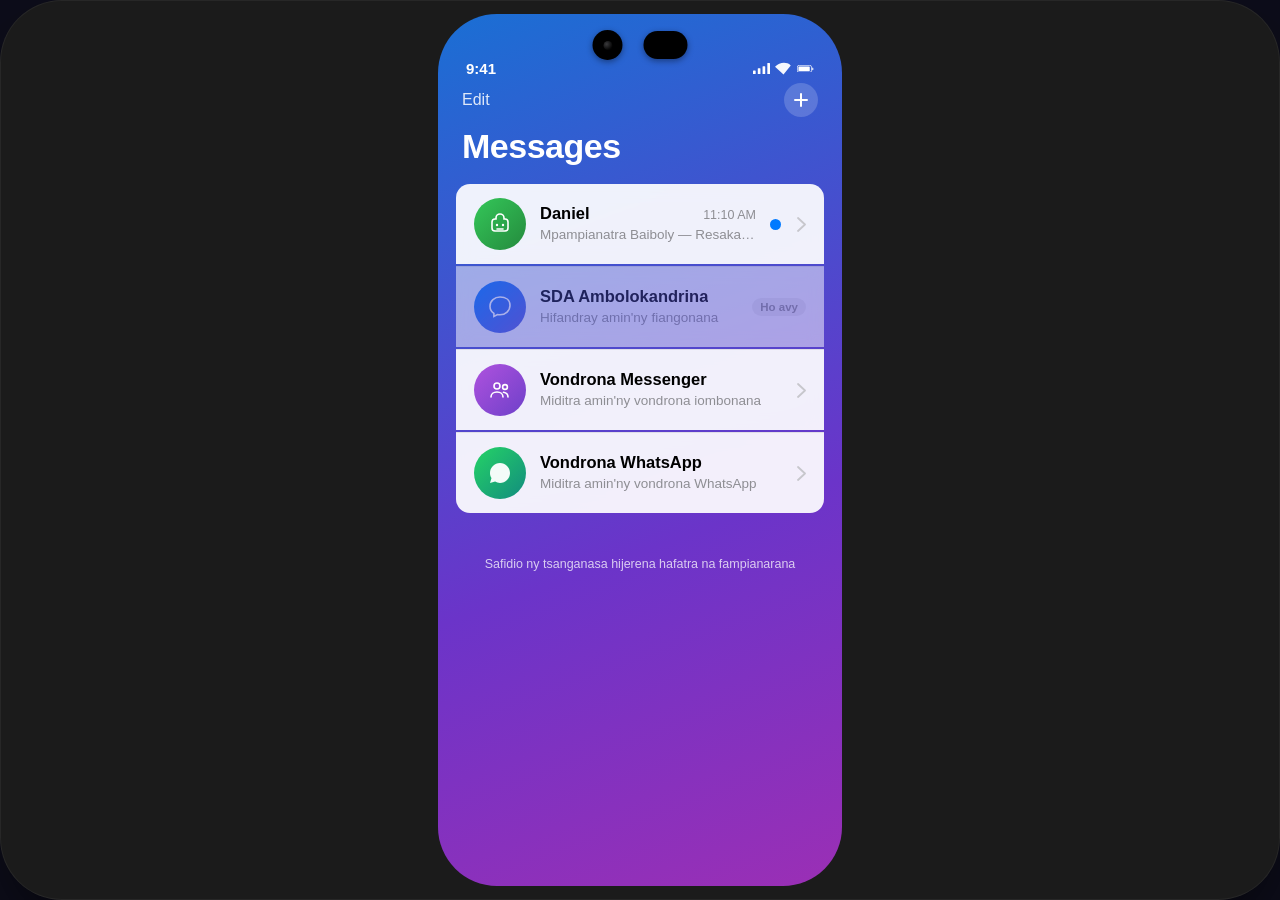
<file: SDAchatPanel.html>
<!DOCTYPE html>
<html lang="fr">
<head>
<meta charset="UTF-8">
<meta name="viewport" content="width=device-width, initial-scale=1.0, viewport-fit=cover">
<title>Daniel — Mpampianatra Baiboly</title>
<style>
  :root {
    --bg-gradient: linear-gradient(160deg, #1a6fd4 0%, #6b34c9 60%, #9b2fb5 100%);
    --surface: rgba(255,255,255,0.12);
    --surface-solid: #ffffff;
    --bubble-in: #ffffff;
    --bubble-out: #3478f6;
    --bubble-out-2: #34c759;
    --bubble-out-3: #ff9500;
    --bubble-out-4: #af52de;
    --text: #111b21;
    --text-light: rgba(255,255,255,0.75);
    --text-white: #ffffff;
    --accent: #3478f6;
    --green: #34c759;
    --font: -apple-system, BlinkMacSystemFont, "SF Pro Text", "Segoe UI", Helvetica, Arial, sans-serif;
    --sat: env(safe-area-inset-top, 0px);
    --sab: env(safe-area-inset-bottom, 0px);
    --sal: env(safe-area-inset-left, 0px);
    --sar: env(safe-area-inset-right, 0px);
  }

  * { margin: 0; padding: 0; box-sizing: border-box; -webkit-tap-highlight-color: transparent; }
  html, body { height: 100%; overscroll-behavior: none; }

  body {
    font-family: var(--font);
    background: var(--bg-gradient);
    height: 100dvh;
    width: 100vw;
    overflow: hidden;
    display: flex;
    align-items: center;
    justify-content: center;
  }

  /* ── Phone frame ─────────────────────────────── */
  .phone-frame {
    width: 100vw;
    height: 100dvh;
    display: flex;
    align-items: center;
    justify-content: center;
  }

  @media (min-width: 560px) {
    .phone-frame {
      padding: 8px;
    }
  }

  .app {
    position: relative;
    height: 100dvh;
    width: 100vw;
    max-width: 100%;
    background: var(--bg-gradient);
    display: flex;
    flex-direction: column;
    overflow: hidden;
    padding-top: var(--sat);
    padding-bottom: var(--sab);
    padding-left: var(--sal);
    padding-right: var(--sar);
  }

  @media (min-width: 560px) {
    body { background: #0d0d1a; }
    .phone-frame {
      background: #1b1b1b;
      border-radius: 62px;
      padding: 8px;
      box-shadow: 0 30px 70px -20px rgba(0,0,0,0.8), 0 0 0 1px rgba(255,255,255,0.05) inset;
    }
    .app {
      width: min(404px, 100vw);
      height: min(872px, 100dvh);
      border-radius: 59px;
    }
  }

  @media (max-width: 559px) {
    .phone-frame { background: transparent; padding: 0; border-radius: 0; }
  }

  /* ── Dynamic Island ──────────────────────────── */
  .dynamic-island-wrap {
    display: flex;
    position: absolute;
    top: max(var(--sat), clamp(8px, 2.4vh, 16px));
    left: 50%;
    transform: translateX(-50%);
    width: clamp(64px, 20vw, 95px);
    height: clamp(22px, 5.4vw, 30px);
    z-index: 30;
    align-items: center;
    justify-content: space-between;
  }

  .island-camera {
    width: clamp(22px, 5.4vw, 30px);
    height: clamp(22px, 5.4vw, 30px);
    border-radius: 50%;
    background: #000;
    box-shadow: 0 2px 6px rgba(0,0,0,0.4);
    display: flex; align-items: center; justify-content: center; flex-shrink: 0;
  }
  .island-camera .lens {
    width: clamp(6px, 1.7vw, 9px);
    height: clamp(6px, 1.7vw, 9px);
    border-radius: 50%;
    background: radial-gradient(circle at 35% 35%, #3a3a3c, #050505 70%);
  }
  .island-pill {
    width: clamp(32px, 9.6vw, 44px);
    height: clamp(20px, 5vw, 28px);
    border-radius: 18px;
    background: #000;
    box-shadow: 0 2px 6px rgba(0,0,0,0.4);
    flex-shrink: 0;
  }

  /* ── Status bar ──────────────────────────────── */
  .statusbar {
    display: flex;
    align-items: center;
    justify-content: space-between;
    padding: max(clamp(6px, 1.6vh, 10px), calc(clamp(22px, 5.4vw, 30px) + clamp(8px, 2.4vh, 16px))) clamp(16px, 6vw, 28px) clamp(2px, 0.8vh, 6px);
    font-size: clamp(12px, 3.6vw, 15px);
    font-weight: 600;
    color: var(--text-white);
    background: transparent;
    flex-shrink: 0;
    min-height: clamp(28px, 5vh, 40px);
  }
  .statusbar .icons { display: flex; gap: 5px; align-items: center; }
  .statusbar svg { width: clamp(13px, 3.8vw, 17px); height: auto; }

  /* ── Screens system ──────────────────────────── */
  .screens {
    flex: 1;
    min-height: 0;
    display: flex;
    flex-direction: column;
    position: relative;
  }
  .screen { display: none; flex: 1; min-height: 0; flex-direction: column; }
  .screen.active { display: flex; }

  /* ── MENU SCREEN ─────────────────────────────── */
  .menu-screen {
    overflow-y: auto;
    -webkit-overflow-scrolling: touch;
    background: transparent;
  }

  .menu-hero {
    padding: clamp(20px, 6vh, 40px) clamp(20px, 6vw, 32px) clamp(16px, 4vh, 24px);
    text-align: center;
  }

  .menu-hero .badge {
    width: clamp(64px, 18vw, 82px);
    height: clamp(64px, 18vw, 82px);
    margin: 0 auto clamp(14px, 3.6vh, 18px);
    border-radius: 26px;
    background: rgba(255,255,255,0.18);
    backdrop-filter: blur(12px);
    border: 1.5px solid rgba(255,255,255,0.3);
    display: flex;
    align-items: center;
    justify-content: center;
    font-size: clamp(28px, 8vw, 36px);
    box-shadow: 0 8px 24px rgba(0,0,0,0.2);
  }

  .menu-hero .greeting {
    font-size: clamp(22px, 6.4vw, 29px);
    font-weight: 700;
    color: #ffffff;
    line-height: 1.25;
    margin-bottom: 8px;
    letter-spacing: -0.3px;
  }

  .menu-hero .subtext {
    font-size: clamp(13px, 3.6vw, 15px);
    color: var(--text-light);
    line-height: 1.5;
  }

  /* Edit/+ bar like iOS Messages header */
  .menu-topbar {
    display: flex;
    justify-content: space-between;
    align-items: center;
    padding: 0 clamp(16px, 5vw, 24px) clamp(6px, 1.6vh, 10px);
  }
  .menu-topbar .edit-btn {
    font-size: clamp(14px, 3.8vw, 16px);
    color: rgba(255,255,255,0.85);
    background: none;
    border: none;
    font-family: inherit;
    cursor: pointer;
    font-weight: 400;
  }
  .menu-topbar .plus-btn {
    width: clamp(28px, 7.5vw, 34px);
    height: clamp(28px, 7.5vw, 34px);
    border-radius: 50%;
    background: rgba(255,255,255,0.18);
    border: none;
    display: flex; align-items: center; justify-content: center;
    cursor: pointer;
    color: white;
  }
  .menu-topbar .plus-btn svg { width: 14px; height: 14px; }

  .menu-title-row {
    padding: 0 clamp(16px, 5vw, 24px) clamp(14px, 3.5vh, 18px);
  }
  .menu-title-row h1 {
    font-size: clamp(26px, 7.5vw, 34px);
    font-weight: 700;
    color: #ffffff;
    letter-spacing: -0.5px;
  }

  .menu-list {
    padding: 0 clamp(12px, 3.6vw, 18px) clamp(20px, 5vh, 30px);
    display: flex;
    flex-direction: column;
    gap: 2px;
  }

  /* iOS-style conversation rows */
  .menu-item {
    background: rgba(255,255,255,0.92);
    backdrop-filter: blur(8px);
    border-radius: 0;
    padding: clamp(10px, 2.8vh, 14px) clamp(14px, 3.6vw, 18px);
    display: flex;
    align-items: center;
    gap: clamp(10px, 2.8vw, 14px);
    cursor: pointer;
    border: none;
    width: 100%;
    text-align: left;
    font-family: inherit;
    transition: background 0.12s ease;
    text-decoration: none;
  }

  .menu-item:first-child { border-radius: 14px 14px 0 0; }
  .menu-item:last-child { border-radius: 0 0 14px 14px; }
  .menu-list > :only-child { border-radius: 14px; }

  /* Separator line (skip last) */
  .menu-item + .menu-item {
    border-top: 0.5px solid rgba(0,0,0,0.08);
  }

  .menu-item:active { background: rgba(255,255,255,0.75); }
  .menu-item.disabled { opacity: 0.55; cursor: default; }

  /* Colored avatar circles like iOS Messages */
  .menu-item .icon-circle {
    width: clamp(44px, 12vw, 52px);
    height: clamp(44px, 12vw, 52px);
    border-radius: 50%;
    display: flex;
    align-items: center;
    justify-content: center;
    flex-shrink: 0;
    color: white;
  }
  .menu-item .icon-circle svg { width: clamp(20px, 5.4vw, 24px); height: auto; }

  .icon-bg-bot      { background: linear-gradient(135deg, #34c759, #248a3d); }
  .icon-bg-messenger{ background: linear-gradient(135deg, #007aff, #5856d6); }
  .icon-bg-group    { background: linear-gradient(135deg, #af52de, #6e40c9); }
  .icon-bg-whatsapp { background: linear-gradient(135deg, #25d366, #128c7e); }

  .menu-item .item-text { flex: 1; min-width: 0; }

  .item-top-row {
    display: flex;
    justify-content: space-between;
    align-items: baseline;
    gap: 6px;
    margin-bottom: 3px;
  }

  .menu-item .item-title {
    font-size: clamp(14px, 3.9vw, 16.5px);
    font-weight: 600;
    color: #000000;
    white-space: nowrap;
    overflow: hidden;
    text-overflow: ellipsis;
  }

  .item-time {
    font-size: clamp(11px, 2.8vw, 12.5px);
    color: #8e8e93;
    white-space: nowrap;
    flex-shrink: 0;
  }

  .menu-item .item-sub {
    font-size: clamp(12px, 3.2vw, 13.5px);
    color: #8e8e93;
    line-height: 1.4;
    white-space: nowrap;
    overflow: hidden;
    text-overflow: ellipsis;
  }

  .menu-item .chevron {
    flex-shrink: 0;
    color: #c7c7cc;
  }
  .menu-item .chevron svg { width: clamp(7px, 1.8vw, 9px); height: auto; }

  .menu-item .soon-tag {
    flex-shrink: 0;
    font-size: clamp(10px, 2.6vw, 11.5px);
    font-weight: 600;
    color: #8e8e93;
    background: rgba(0,0,0,0.06);
    padding: 3px 8px;
    border-radius: 20px;
    white-space: nowrap;
  }

  /* Unread dot */
  .unread-dot {
    width: clamp(9px, 2.4vw, 11px);
    height: clamp(9px, 2.4vw, 11px);
    border-radius: 50%;
    background: #007aff;
    flex-shrink: 0;
    margin-right: 2px;
  }

  .menu-footer-note {
    text-align: center;
    font-size: clamp(11px, 2.8vw, 12.5px);
    color: var(--text-light);
    padding: 12px 24px clamp(16px, 4vh, 24px);
    line-height: 1.5;
  }

  /* ── CHAT SCREEN ─────────────────────────────── */
  .chat-header {
    background: rgba(255,255,255,0.12);
    backdrop-filter: blur(20px);
    -webkit-backdrop-filter: blur(20px);
    display: flex;
    align-items: center;
    gap: clamp(6px, 2vw, 12px);
    padding: clamp(6px, 1.6vh, 10px) clamp(10px, 3.6vw, 18px) clamp(10px, 2.2vh, 16px);
    border-bottom: 0.5px solid rgba(255,255,255,0.2);
    flex-shrink: 0;
  }

  .chat-header .back {
    font-size: clamp(16px, 4.6vw, 20px);
    color: #ffffff;
    display: flex; align-items: center; gap: 2px;
    flex-shrink: 0;
    background: none; border: none; padding: 4px 2px;
    cursor: pointer; font-family: inherit;
  }
  .chat-header .back svg { width: clamp(9px, 2.6vw, 12px); height: auto; }
  .chat-header .back .count { font-size: clamp(13px, 3.6vw, 16px); margin-left: 2px; }

  .avatar {
    width: clamp(32px, 9vw, 42px);
    height: clamp(32px, 9vw, 42px);
    border-radius: 50%;
    background: linear-gradient(135deg, #34c759, #248a3d);
    display: flex; align-items: center; justify-content: center;
    color: white; font-weight: 700;
    font-size: clamp(12px, 3.4vw, 16px);
    flex-shrink: 0;
    border: 2px solid rgba(255,255,255,0.4);
  }

  .chat-header .info { flex: 1; min-width: 0; }
  .chat-header .name-row { display: flex; align-items: center; gap: 4px; }

  .chat-header .name {
    font-size: clamp(14px, 4vw, 17px);
    font-weight: 600;
    color: #ffffff;
    white-space: nowrap; overflow: hidden; text-overflow: ellipsis;
  }

  .verified { width: clamp(12px, 3.4vw, 15px); height: clamp(12px, 3.4vw, 15px); flex-shrink: 0; }

  .chat-header .status {
    font-size: clamp(11px, 3vw, 13px);
    color: rgba(255,255,255,0.7);
  }

  .chat-header .actions {
    display: flex;
    gap: clamp(12px, 4vw, 20px);
    color: rgba(255,255,255,0.9);
    flex-shrink: 0;
  }
  .chat-header .actions svg { width: clamp(16px, 4.6vw, 21px); height: auto; }

  /* ── Chat body ───────────────────────────────── */
  .chat-body {
    flex: 1;
    min-height: 0;
    overflow-y: auto;
    -webkit-overflow-scrolling: touch;
    padding: clamp(10px, 2.4vh, 16px) clamp(8px, 2.8vw, 14px) clamp(6px, 1.6vh, 10px);
    display: flex;
    flex-direction: column;
    gap: 8px;
    background: transparent;
  }

  .bubble-row { display: flex; width: 100%; }
  .bubble-row.out { justify-content: flex-end; }
  .bubble-row.in  { justify-content: flex-start; }

  .bubble {
    max-width: min(80%, 460px);
    border-radius: 18px;
    font-size: clamp(13.5px, 3.6vw, 15.5px);
    line-height: 1.45;
    color: var(--text);
    position: relative;
  }

  .bubble.out {
    background: var(--bubble-out);
    color: white;
    padding: clamp(8px, 2vw, 10px) clamp(12px, 3vw, 14px);
    border-bottom-right-radius: 5px;
  }

  .bubble.in {
    background: var(--bubble-in);
    padding: 0;
    overflow: hidden;
    border-bottom-left-radius: 5px;
    box-shadow: 0 2px 8px rgba(0,0,0,0.18);
  }

  .bubble .timestamp {
    font-size: clamp(10px, 2.6vw, 12px);
    color: rgba(255,255,255,0.75);
    text-align: right;
    margin-top: 3px;
    display: flex; justify-content: flex-end; align-items: center; gap: 3px;
  }
  .bubble .timestamp svg { width: clamp(12px, 3vw, 14px); height: auto; }

  /* ── Bubble cover image ──────────────────────── */
  .cover-img {
    width: 100%;
    aspect-ratio: 1 / 1;
    background:
      linear-gradient(180deg, rgba(10,10,40,0.2) 0%, rgba(10,10,40,0.72) 100%),
      linear-gradient(135deg, #1a3a8f 0%, #6b1d9e 60%, #9b0f7a 100%);
    display: flex;
    flex-direction: column;
    align-items: center;
    justify-content: center;
    text-align: center;
    color: #f0e8ff;
    padding: clamp(18px, 6vw, 32px) clamp(12px, 4vw, 20px);
    position: relative;
    overflow: hidden;
  }

  /* Decorative glow orbs */
  .cover-img::before {
    content: '';
    position: absolute;
    top: 15%;
    left: 20%;
    width: 60%;
    height: 60%;
    border-radius: 50%;
    background: radial-gradient(circle, rgba(100,80,255,0.35) 0%, transparent 70%);
    pointer-events: none;
  }

  .cover-img .eyebrow {
    font-size: clamp(10px, 2.8vw, 13px);
    letter-spacing: 0.22em;
    font-weight: 600;
    text-transform: uppercase;
    color: rgba(200,180,255,0.9);
    margin-bottom: 10px;
    position: relative;
  }

  .cover-img .headline {
    font-size: clamp(26px, 8vw, 42px);
    font-weight: 800;
    letter-spacing: 0.04em;
    text-transform: uppercase;
    line-height: 1.0;
    color: #ffffff;
    text-shadow: 0 4px 20px rgba(80,0,200,0.6);
    position: relative;
  }

  .cover-img .deco {
    margin-top: 16px;
    font-size: clamp(10px, 2.4vw, 12px);
    color: rgba(180,160,255,0.7);
    letter-spacing: 0.15em;
    position: relative;
  }

  /* ── Bot message text ────────────────────────── */
  .bot-text {
    padding: clamp(10px, 2.6vw, 14px) clamp(12px, 3.2vw, 16px) 4px;
    font-size: clamp(13.5px, 3.6vw, 15.5px);
    line-height: 1.55;
    color: #1c1c1e;
  }
  .bot-text p { margin-bottom: 8px; }
  .bot-text .emoji-name { font-weight: 600; }
  .bot-text ul { list-style: none; margin: 6px 0 10px; padding: 0; }
  .bot-text ul li {
    padding-left: 16px;
    position: relative;
    margin-bottom: 5px;
    color: #3c3c43;
  }
  .bot-text ul li::before {
    content: "•";
    position: absolute;
    left: 2px;
    color: #007aff;
    font-size: 1.1em;
  }

  .cta-button {
    display: block;
    width: 100%;
    text-align: center;
    padding: clamp(11px, 2.8vh, 14px) 0;
    color: #007aff;
    font-weight: 600;
    font-size: clamp(13.5px, 3.6vw, 15.5px);
    border-top: 0.5px solid rgba(0,0,0,0.1);
    background: #f8f8f8;
    cursor: pointer;
    letter-spacing: 0.01em;
    transition: background 0.15s;
  }
  .cta-button:active { background: #e5e5ea; }

  /* ── Input bar ───────────────────────────────── */
  .input-bar {
    background: rgba(255,255,255,0.1);
    backdrop-filter: blur(20px);
    -webkit-backdrop-filter: blur(20px);
    border-top: 0.5px solid rgba(255,255,255,0.15);
    display: flex;
    align-items: center;
    gap: clamp(6px, 2vw, 10px);
    padding: clamp(8px, 2vh, 12px) clamp(8px, 2.6vw, 14px);
    flex-shrink: 0;
  }

  .input-pill {
    flex: 1;
    min-width: 0;
    background: rgba(255,255,255,0.18);
    border-radius: 24px;
    height: clamp(36px, 8vh, 44px);
    display: flex; align-items: center;
    padding: 0 clamp(10px, 2.8vw, 14px);
    gap: 10px;
    color: rgba(255,255,255,0.55);
    border: 1px solid rgba(255,255,255,0.2);
    font-size: clamp(13px, 3.4vw, 15px);
  }

  .send-btn {
    width: clamp(34px, 9vw, 42px);
    height: clamp(34px, 9vw, 42px);
    border-radius: 50%;
    background: #007aff;
    display: flex; align-items: center; justify-content: center;
    flex-shrink: 0;
    box-shadow: 0 4px 12px rgba(0,122,255,0.5);
    cursor: pointer;
    transition: transform 0.1s ease;
  }
  .send-btn:active { transform: scale(0.93); }
  .send-btn svg { width: clamp(14px, 4vw, 18px); height: auto; }

  .icon-btn {
    color: rgba(255,255,255,0.7);
    flex-shrink: 0;
    width: clamp(18px, 5vw, 22px);
    height: auto;
    cursor: pointer;
  }

  svg { display: block; }

  /* ── Toast ───────────────────────────────────── */
  .toast {
    position: absolute;
    bottom: clamp(20px, 6vh, 36px);
    left: 50%;
    transform: translateX(-50%) translateY(20px);
    background: rgba(30,30,40,0.92);
    backdrop-filter: blur(12px);
    color: white;
    font-size: clamp(12.5px, 3.2vw, 14px);
    padding: 10px 20px;
    border-radius: 24px;
    box-shadow: 0 8px 24px rgba(0,0,0,0.3);
    opacity: 0;
    pointer-events: none;
    transition: opacity 0.25s ease, transform 0.25s ease;
    z-index: 50;
    white-space: nowrap;
    border: 1px solid rgba(255,255,255,0.12);
  }
  .toast.show { opacity: 1; transform: translateX(-50%) translateY(0); }

  @media (max-width: 360px) { .chat-header .actions { gap: 10px; } }
  @media (prefers-reduced-motion: reduce) {
    * { scroll-behavior: auto !important; }
    .toast { transition: opacity 0.01s linear; }
  }
</style>
</head>
<body>

<div class="phone-frame">
<div class="app">
  <div class="dynamic-island-wrap">
    <div class="island-camera"><div class="lens"></div></div>
    <div class="island-pill"></div>
  </div>

  <div class="statusbar">
    <span>9:41</span>
    <div class="icons">
      <svg viewBox="0 0 16 11" fill="currentColor"><rect x="0" y="7" width="2.5" height="4" rx="0.5"/><rect x="4.5" y="5" width="2.5" height="6" rx="0.5"/><rect x="9" y="3" width="2.5" height="8" rx="0.5"/><rect x="13.5" y="0" width="2.5" height="11" rx="0.5"/></svg>
      <svg viewBox="0 0 15 11" fill="currentColor"><path d="M7.5 11L0 4.2C3.2 1 7.5-0.3 11 1.2c1 .4 2 1 2.9 1.8L7.5 11z" opacity="0.95"/></svg>
      <svg viewBox="0 0 24 11" fill="none"><rect x="0.5" y="0.5" width="20" height="10" rx="2.5" stroke="currentColor"/><rect x="2" y="2" width="16" height="7" rx="1" fill="currentColor"/><rect x="21.5" y="3.5" width="1.5" height="4" rx="0.7" fill="currentColor"/></svg>
    </div>
  </div>

  <div class="screens">

    <!-- ── MENU SCREEN ───────────────────────────── -->
    <section class="screen menu-screen active" id="screen-menu">

      <div class="menu-topbar">
        <button class="edit-btn" type="button">Edit</button>
        <button class="plus-btn" type="button">
          <svg viewBox="0 0 14 14" fill="none"><path d="M7 1v12M1 7h12" stroke="currentColor" stroke-width="2" stroke-linecap="round"/></svg>
        </button>
      </div>

      <div class="menu-title-row">
        <h1>Messages</h1>
      </div>

      <div class="menu-list">

        <button class="menu-item" type="button" onclick="goToScreen('screen-chat')">
          <div class="icon-circle icon-bg-bot">
            <svg viewBox="0 0 24 24" fill="none"><path d="M12 2a4 4 0 0 1 4 4v1h1a3 3 0 0 1 3 3v6a3 3 0 0 1-3 3H7a3 3 0 0 1-3-3v-6a3 3 0 0 1 3-3h1V6a4 4 0 0 1 4-4Z" stroke="white" stroke-width="1.6"/><circle cx="9" cy="13" r="1.2" fill="white"/><circle cx="15" cy="13" r="1.2" fill="white"/><path d="M9 17h6" stroke="white" stroke-width="1.6" stroke-linecap="round"/></svg>
          </div>
          <div class="item-text">
            <div class="item-top-row">
              <span class="item-title">Daniel</span>
              <span class="item-time">11:10 AM</span>
            </div>
            <div class="item-sub">Mpampianatra Baiboly — Resaka momba ny faminaniana</div>
          </div>
          <div class="unread-dot"></div>
          <div class="chevron"><svg viewBox="0 0 9 15" fill="none"><path d="M1 1l7 6.5L1 14" stroke="currentColor" stroke-width="1.8" stroke-linecap="round" stroke-linejoin="round"/></svg></div>
        </button>

        <button class="menu-item disabled" type="button" onclick="showToast('Mbola tsy vita — ho avy tsy ho ela')">
          <div class="icon-circle icon-bg-messenger">
            <svg viewBox="0 0 24 24" fill="none"><path d="M12 2C6.5 2 2 6.1 2 11.2c0 2.9 1.5 5.5 3.9 7.2v3.1l3.6-2c.8.2 1.7.3 2.5.3 5.5 0 10-4.1 10-9.6S17.5 2 12 2Z" stroke="white" stroke-width="1.6"/></svg>
          </div>
          <div class="item-text">
            <div class="item-top-row">
              <span class="item-title">SDA Ambolokandrina</span>
              <span class="item-time"></span>
            </div>
            <div class="item-sub">Hifandray amin'ny fiangonana</div>
          </div>
          <div class="soon-tag">Ho avy</div>
        </button>

        <a class="menu-item" href="https://c.awr.io/pray-mg" target="_blank" rel="noopener noreferrer">
          <div class="icon-circle icon-bg-group">
            <svg viewBox="0 0 24 24" fill="none"><circle cx="9" cy="8" r="3" stroke="white" stroke-width="1.6"/><circle cx="17" cy="9" r="2.4" stroke="white" stroke-width="1.6"/><path d="M3 19c0-3 2.5-5 6-5s6 2 6 5" stroke="white" stroke-width="1.6" stroke-linecap="round"/><path d="M15.5 14.3c2.6.4 4.5 2.2 4.5 4.7" stroke="white" stroke-width="1.6" stroke-linecap="round"/></svg>
          </div>
          <div class="item-text">
            <div class="item-top-row">
              <span class="item-title">Vondrona Messenger</span>
              <span class="item-time"></span>
            </div>
            <div class="item-sub">Miditra amin'ny vondrona iombonana</div>
          </div>
          <div class="chevron"><svg viewBox="0 0 9 15" fill="none"><path d="M1 1l7 6.5L1 14" stroke="currentColor" stroke-width="1.8" stroke-linecap="round" stroke-linejoin="round"/></svg></div>
        </a>

        <a class="menu-item" href="https://api.whatsapp.com/send/?phone=%2B15559821938&text=Fampianarana&type=phone_number&app_absent=0" target="_blank" rel="noopener noreferrer">
          <div class="icon-circle icon-bg-whatsapp">
            <svg viewBox="0 0 24 24" fill="white"><path d="M12 2C6.5 2 2 6.5 2 12c0 1.9.5 3.6 1.5 5.1L2 22l5.1-1.4C8.5 21.5 10.2 22 12 22c5.5 0 10-4.5 10-10S17.5 2 12 2Z" opacity="0.95"/></svg>
          </div>
          <div class="item-text">
            <div class="item-top-row">
              <span class="item-title">Vondrona WhatsApp</span>
              <span class="item-time"></span>
            </div>
            <div class="item-sub">Miditra amin'ny vondrona WhatsApp</div>
          </div>
          <div class="chevron"><svg viewBox="0 0 9 15" fill="none"><path d="M1 1l7 6.5L1 14" stroke="currentColor" stroke-width="1.8" stroke-linecap="round" stroke-linejoin="round"/></svg></div>
        </a>

      </div>

      <div class="menu-footer-note">Safidio ny tsanganasa hijerena hafatra na fampianarana</div>
    </section>

    <!-- ── CHAT SCREEN ───────────────────────────── -->
    <section class="screen chat-screen" id="screen-chat">
      <div class="chat-header">
        <button class="back" type="button" onclick="goToScreen('screen-menu')" aria-label="Hiverina">
          <svg viewBox="0 0 11 18" fill="none"><path d="M10 1L1 9L10 17" stroke="currentColor" stroke-width="2" stroke-linecap="round" stroke-linejoin="round"/></svg>
          <span class="count">12</span>
        </button>
        <div class="avatar">DN</div>
        <div class="info">
          <div class="name-row">
            <span class="name">Daniel</span>
            <svg class="verified" viewBox="0 0 22 22" fill="none">
              <path d="M11 0l2.2 1.3 2.5-.5 1.3 2.2 2.5.5.3 2.5 1.7 1.8-1.7 1.8-.3 2.5-2.5.5-1.3 2.2-2.5-.5L11 16l-2.2-1.3-2.5.5-1.3-2.2-2.5-.5-.3-2.5L0.5 9 2.2 7.2l.3-2.5 2.5-.5L6.3 2 8.8 2.5 11 0z" fill="#53bdeb"/>
              <path d="M6.5 11l2.8 2.8L15.5 7.5" stroke="white" stroke-width="1.6" stroke-linecap="round" stroke-linejoin="round"/>
            </svg>
          </div>
          <span class="status">en ligne</span>
        </div>
        <div class="actions">
          <svg viewBox="0 0 20 14" fill="currentColor"><rect x="0" y="1" width="13" height="12" rx="2"/><path d="M14.5 4.5l4.5-2.7v8.4l-4.5-2.7V4.5z"/></svg>
          <svg viewBox="0 0 17 17" fill="currentColor"><path d="M16.7 12c0 .3-.1.6-.4.8l-2.3 2c-.3.2-.6.3-.9.3-3.8-.3-7.5-2.2-9.9-5.4C1 6.3.2 3.3 1.1 1.3 1.3.9 1.7.6 2.1.5l2.7-.5c.5-.1 1 .2 1.2.7l1.4 3.3c.2.4.1.9-.2 1.2L5.8 6.7c.9 1.7 2.2 3 3.9 3.9l1.5-1.4c.3-.3.8-.4 1.2-.2l3.3 1.4c.4.2.7.6.7 1.1l.3.5z"/></svg>
        </div>
      </div>

      <div class="chat-body">

        <div class="bubble-row out">
          <div class="bubble out">
            Prophecy
            <div class="timestamp">
              11:10
              <svg viewBox="0 0 16 11" fill="none"><path d="M1 5.5L5 9.5L11 1.5" stroke="rgba(255,255,255,0.8)" stroke-width="1.4" stroke-linecap="round" stroke-linejoin="round"/><path d="M5 5.5L9 9.5L15 1.5" stroke="rgba(255,255,255,0.8)" stroke-width="1.4" stroke-linecap="round" stroke-linejoin="round"/></svg>
            </div>
          </div>
        </div>

        <div class="bubble-row in">
          <div class="bubble in">
            <div class="cover-img">
              <div class="eyebrow">Découvrir la Bible</div>
              <div class="headline">PROPHÉTIE</div>
              <div class="deco">✦ ✦ ✦</div>
            </div>
            <div class="bot-text">
              <p>Bienvenue dans <span class="emoji-name">✨ DÉCOUVRIR LA PROPHÉTIE BIBLIQUE ✨</span> !</p>
              <p>Je suis Daniel 📖, votre instructeur biblique IA.</p>
              <p>Ensemble, nous allons explorer des réponses qui changent une vie :</p>
              <ul>
                <li>Quand le monde va-t-il finir ?</li>
                <li>Que se passe-t-il après la mort ?</li>
                <li>Pourquoi le mal existe-t-il ?</li>
              </ul>
              <p>Et recevez un certificat ⭐ à la fin des 12 leçons !</p>
              <p>Touchez le bouton ci-dessous pour commencer 👇</p>
            </div>
            <div class="cta-button">Commencer maintenant</div>
          </div>
        </div>

      </div>

      <div class="input-bar">
        <svg class="icon-btn" viewBox="0 0 22 22" fill="currentColor"><circle cx="11" cy="11" r="10" fill="none" stroke="currentColor" stroke-width="1.4"/><circle cx="7.5" cy="9" r="1.1"/><circle cx="14.5" cy="9" r="1.1"/><path d="M6.5 13.5c1 1.3 2.6 2 4.5 2s3.5-.7 4.5-2" stroke="currentColor" stroke-width="1.3" fill="none" stroke-linecap="round"/></svg>
        <div class="input-pill">Message</div>
        <svg class="icon-btn" viewBox="0 0 20 20" fill="currentColor"><path d="M9.5 1.5C5.4 1.5 2 4.9 2 9s3.4 7.5 7.5 7.5S17 13.1 17 9c0-1-.2-1.9-.6-2.8" stroke="currentColor" stroke-width="1.4" fill="none" stroke-linecap="round"/><path d="M9.5 4.8v6.4M9.5 4.8L7 7.3M9.5 4.8L12 7.3" stroke="currentColor" stroke-width="1.4" fill="none" stroke-linecap="round" stroke-linejoin="round"/></svg>
        <svg class="icon-btn" viewBox="0 0 20 20" fill="currentColor"><rect x="2" y="3" width="16" height="13" rx="2" fill="none" stroke="currentColor" stroke-width="1.4"/><circle cx="6.5" cy="7.5" r="1.3"/><path d="M2 13l4.5-4 3 3 4-5 4.5 5" stroke="currentColor" stroke-width="1.4" fill="none" stroke-linecap="round" stroke-linejoin="round"/></svg>
        <div class="send-btn">
          <svg viewBox="0 0 20 20" fill="white"><path d="M2 10l16-8-5 8 5 8z"/></svg>
        </div>
      </div>
    </section>

  </div>

  <div class="toast" id="toast"></div>
</div>
</div>

<script>
  function goToScreen(id) {
    document.querySelectorAll('.screen').forEach(function(el) { el.classList.remove('active'); });
    document.getElementById(id).classList.add('active');
    var body = id === 'screen-chat' ? document.querySelector('#screen-chat .chat-body') : null;
    if (body) body.scrollTop = 0;
  }
  var toastTimer = null;
  function showToast(message) {
    var toast = document.getElementById('toast');
    toast.textContent = message;
    toast.classList.add('show');
    clearTimeout(toastTimer);
    toastTimer = setTimeout(function() { toast.classList.remove('show'); }, 2200);
  }
</script>
<script defer src="hira-data.js?v=3"></script>
<script defer src="bible-data.js?v=3"></script>
<script defer src="bible-search-engine.js?v=3"></script>
<script defer src="search-bar.js?v=3"></script>
<script src="alpine.min.js"></script>
<script src="voice-search.js"></script>
</body>
</html>
</file>
